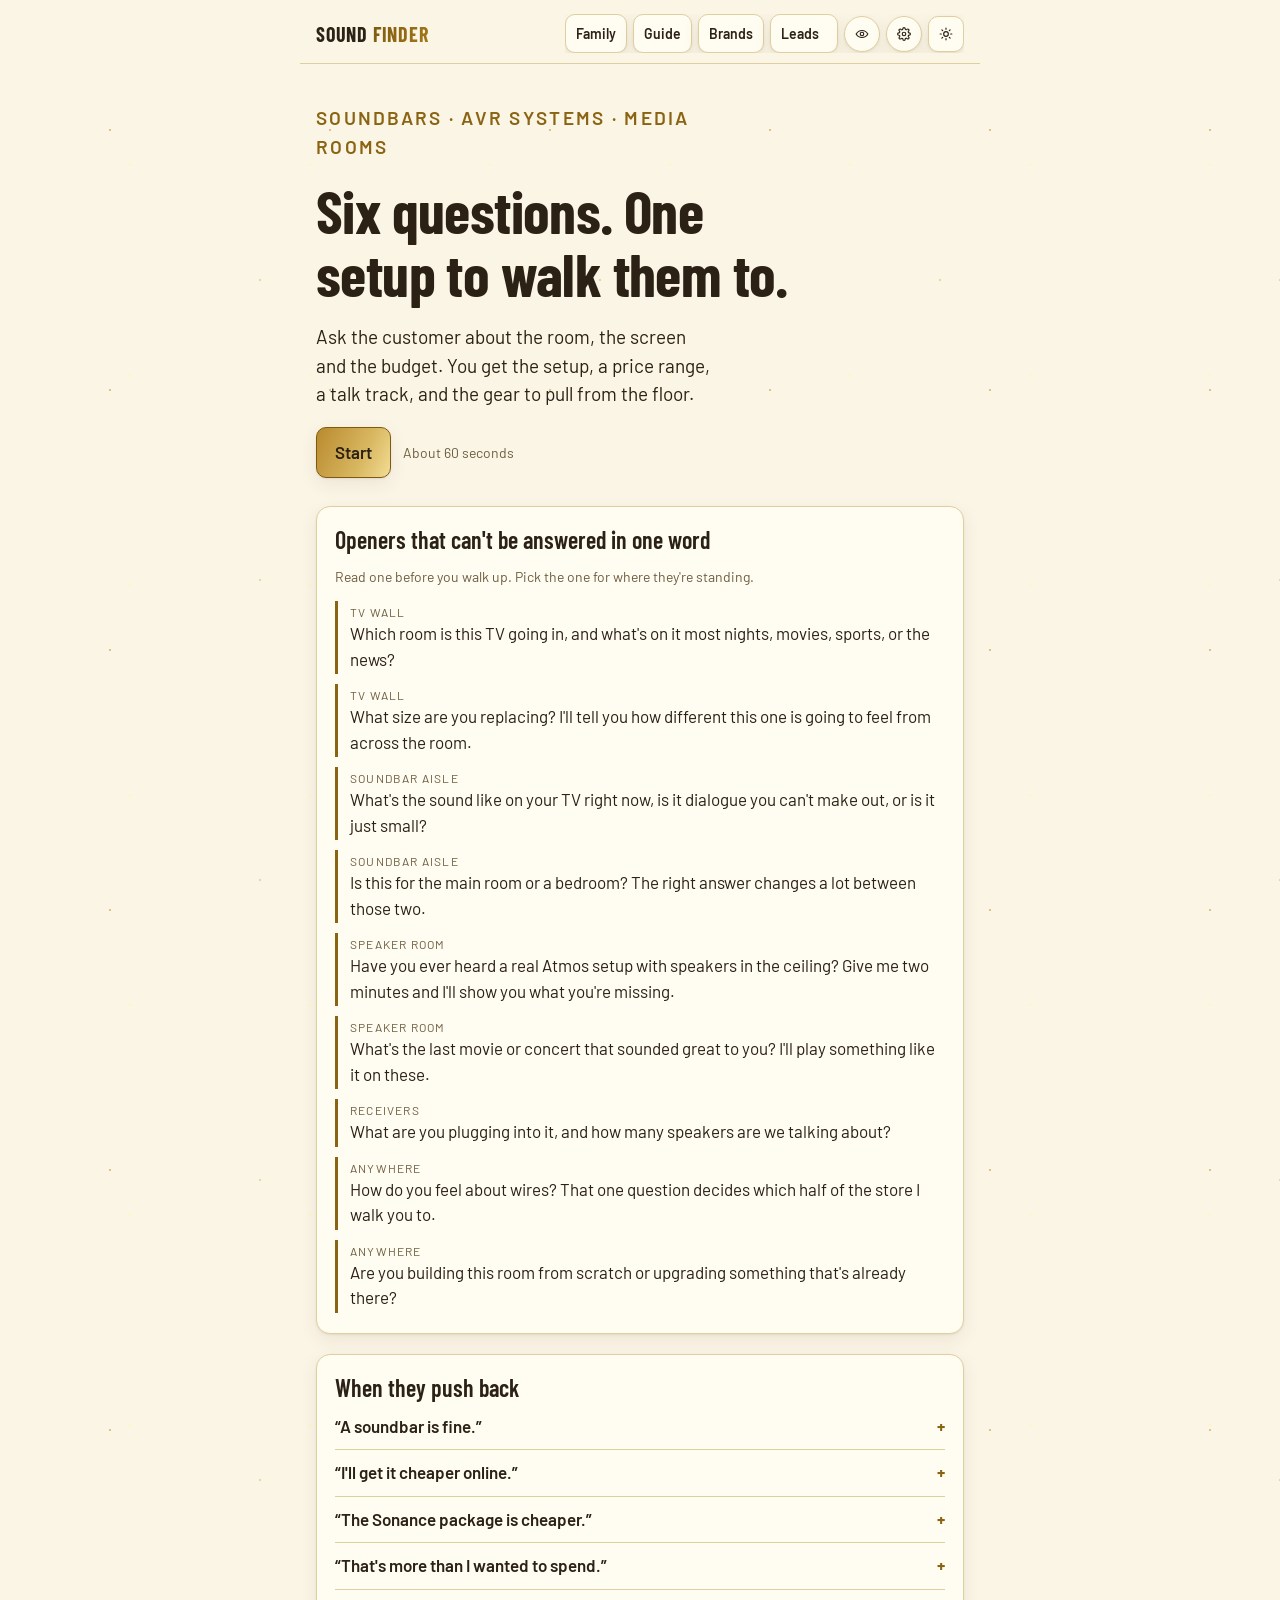
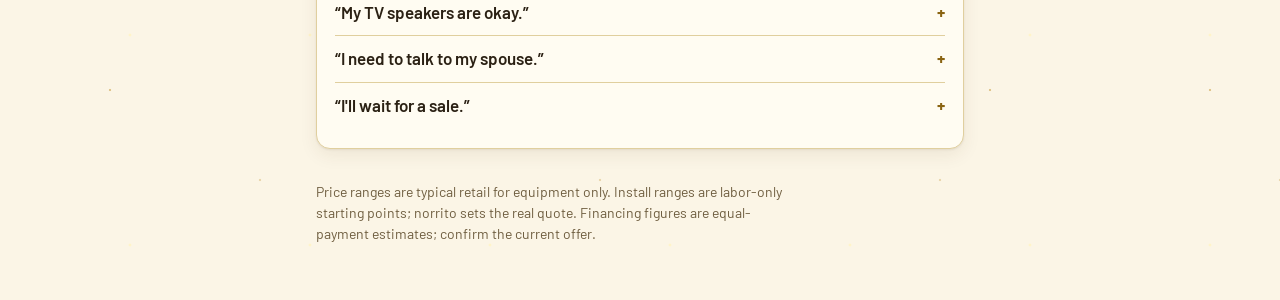
<file: index.html>
<!doctype html>
<html lang="en">
<head>
<meta charset="utf-8">
<meta name="viewport" content="width=device-width, initial-scale=1, viewport-fit=cover">
<title>Sound Finder</title>
<meta name="description" content="Six questions with the customer. One media room setup, a price range, a talk track, and the gear to pull.">
<meta name="theme-color" content="#1c1509" media="(prefers-color-scheme: dark)">
<meta name="theme-color" content="#fbf5e6" media="(prefers-color-scheme: light)">
<meta name="apple-mobile-web-app-capable" content="yes">
<meta name="mobile-web-app-capable" content="yes">
<meta name="apple-mobile-web-app-status-bar-style" content="black-translucent">
<meta name="apple-mobile-web-app-title" content="Sound Finder">
<link rel="manifest" href="manifest.webmanifest">
<link rel="apple-touch-icon" href="apple-touch-icon.png">
<link rel="icon" href="icon-192.png" type="image/png">
<link rel="preconnect" href="https://fonts.googleapis.com">
<link rel="preconnect" href="https://fonts.gstatic.com" crossorigin>
<link rel="stylesheet" href="https://fonts.googleapis.com/css2?family=Barlow+Condensed:wght@600;700&family=Barlow:wght@400;500;600&display=swap">
<link rel="stylesheet" href="app.css">
<script src="theme.js"></script>
<script src="images.js"></script>
<script src="bars.js"></script>
<script src="sales.js"></script>
</head>
<body>
<div class="wrap">
  <header class="top">
    <button class="brand" id="brandLink" type="button">Sound <b>Finder</b></button>
    <div class="row">
      <a class="btn" href="family.html">Family</a>
      <a class="btn" href="series.html">Guide</a>
      <a class="btn" href="brands.html">Brands</a>
      <button class="btn coach" id="leadsBtn" type="button">Leads <span id="leadCount" class="muted small"></span></button>
    </div>
  </header>

  <section id="intro" class="hero reveal">
    <p class="eyebrow">Soundbars · AVR systems · Media rooms</p>
    <h1>Six questions. One setup to walk them to.</h1>
    <p>Ask the customer about the room, the screen and the budget. You get the setup, a price range, a talk track, and the gear to pull from the floor.</p>
    <div class="row">
      <button class="btn primary" id="startBtn" type="button">Start</button>
      <span class="muted small">About 60 seconds</span>
    </div>
  </section>

  <section id="introCoach" class="coach" hidden>
    <div class="card">
      <h3>Openers that can't be answered in one word</h3>
      <p class="muted small">Read one before you walk up. Pick the one for where they're standing.</p>
      <div class="openers" id="openers"></div>
    </div>
    <div class="card">
      <h3>When they push back</h3>
      <div id="objectionsIntro"></div>
    </div>
  </section>

  <section id="quiz" hidden>
    <div class="progress">
      <span class="eyebrow" id="progressLabel">Question 1 of 6</span>
      <div class="bar"><i id="progressFill"></i></div>
    </div>
    <h2 id="qText"></h2>
    <p class="muted" id="qHint"></p>
    <ul class="opts" id="qOpts"></ul>
    <div class="row"><button class="btn link" id="backBtn" type="button">Back</button></div>
  </section>

  <section id="result" class="reveal" hidden>
    <p class="eyebrow">Recommended setup</p>
    <h2 id="rHead"></h2>
    <div class="spec" id="rSpec"></div>

    <div class="card" id="priceCard">
      <h3>The number to say out loud</h3>
      <div id="rFin"></div>
      <div class="inst"><span id="rInstLabel">Install, labor only</span><b id="rInst"></b></div>
      <p class="muted small coach" id="rInstNote"></p>
    </div>

    <div>
      <p class="eyebrow">Good · Better · Best</p>
      <div class="gbb" id="gbb"></div>
    </div>

    <div class="coach">
      <p class="eyebrow">Talk track</p>
      <p id="rWhy"></p>
    </div>

    <div class="card coach script">
      <h3>Demo script</h3>
      <p class="muted small">Same volume for every A/B. Ask the question, then stop talking.</p>
      <ol id="rDemo"></ol>
    </div>

    <div class="card coach">
      <h3>What to check before you quote</h3>
      <ul class="checks" id="rChecks"></ul>
    </div>

    <div class="card coach">
      <h3>Gear to pull</h3>
      <p class="muted small">norrito brands that fit this tier. Lines, not SKUs; exact models change with the season.</p>
      <div class="gear" id="rGear"></div>
    </div>

    <div class="card alt coach" id="rAlt"></div>

    <div class="card coach">
      <h3>When they push back</h3>
      <div id="objectionsResult"></div>
    </div>

    <div class="row">
      <a class="btn primary" id="familyLink" href="family.html">Build the speaker family</a>
      <span class="muted small">Matched set from one series, with prices</span>
    </div>

    <div class="card coach">
      <h3>Save this customer</h3>
      <p class="muted">Leads save on this phone. Text or email the summary to yourself so it survives a cleared Safari.</p>
      <form id="leadForm" class="form" novalidate>
        <div class="grid2">
          <label>Name <input id="leadName" name="name" autocomplete="off" required></label>
          <label>Phone <input id="leadPhone" name="phone" type="tel" autocomplete="off" inputmode="tel"></label>
        </div>
        <label>Email <input id="leadEmail" name="email" type="email" autocomplete="off" inputmode="email"></label>
        <div class="field" role="group" aria-labelledby="contactLbl">
          <span id="contactLbl">Best way to reach them</span>
          <div class="seg" id="contactSeg">
            <button type="button" data-v="Text" aria-pressed="true">Text</button>
            <button type="button" data-v="Call" aria-pressed="false">Call</button>
            <button type="button" data-v="Email" aria-pressed="false">Email</button>
          </div>
        </div>
        <div class="field" role="group" aria-labelledby="timeLbl">
          <span id="timeLbl">When are they buying?</span>
          <div class="seg" id="timeSeg">
            <button type="button" data-v="Today" aria-pressed="false">Today</button>
            <button type="button" data-v="This week" aria-pressed="false">This week</button>
            <button type="button" data-v="This month" aria-pressed="true">This month</button>
            <button type="button" data-v="Just looking" aria-pressed="false">Just looking</button>
          </div>
        </div>
        <label>Notes <textarea id="leadNotes" name="notes" placeholder="Existing gear, TV model, ceiling height, install needs, the price they'd buy at"></textarea></label>
        <div class="row">
          <button class="btn primary" type="submit" id="saveBtn">Save lead</button>
          <button class="btn" type="button" id="copyBtn">Copy summary</button>
        </div>
        <div class="row" id="sendRow" hidden>
          <button class="btn" type="button" id="smsBtn">Text me this lead</button>
          <button class="btn" type="button" id="mailBtn">Email me this lead</button>
          <button class="btn" type="button" id="calBtn">Follow-up on calendar</button>
        </div>
        <p class="small" id="leadErr" style="color:var(--accent)" hidden></p>
      </form>
    </div>

    <div class="row"><button class="btn link" id="restartBtn" type="button">Start over</button></div>
  </section>

  <section id="leads" hidden>
    <div class="row" style="justify-content:space-between">
      <h2>Saved leads</h2>
      <button class="btn" id="leadsBack" type="button">Back</button>
    </div>
    <div class="lstats" id="leadStats"></div>
    <div class="row">
      <button class="btn" id="exportBtn" type="button">Export CSV</button>
      <button class="btn" id="copyAllBtn" type="button">Copy all as text</button>
      <button class="btn" id="mailAllBtn" type="button">Email all to me</button>
    </div>
    <p class="muted small">Saved on this phone only. Email the list to yourself before you switch phones or clear Safari data.</p>
    <div id="leadsList" style="display:flex;flex-direction:column;gap:12px"></div>
  </section>

  <footer>Price ranges are typical retail for equipment only. Install ranges are labor-only starting points; norrito sets the real quote. Financing figures are equal-payment estimates; confirm the current offer.</footer>
</div>
<textarea class="offscreen" id="clip" aria-hidden="true" tabindex="-1"></textarea>
<div class="toast" id="toast" role="status" aria-live="polite"></div>

<script>
(function () {
  const SALES = window.SF_SALES;
  const esc = SALES.esc;
  const money = SALES.money;
  const Q = [
    { key: "room", q: "What kind of room is it?", hint: "Open rooms and closed rooms need different things.", opts: [
      ["small", "Bedroom or small den", "Under about 150 sq ft"],
      ["dedicated", "Dedicated media room", "A closed room, roughly 150 to 350 sq ft"],
      ["open", "Open-concept living area", "Opens into a kitchen or dining space"] ] },
    { key: "tv", q: "How big is the screen?", hint: "Bar width and bass need to scale with it.", opts: [
      ["t1", "55 to 65 in"], ["t2", "65 to 77 in"], ["t3", "83 in or larger, or a projector"] ] },
    { key: "seats", q: "How many people usually watch?", hint: "More seats means more of the room needs clear dialog.", opts: [
      ["s1", "1 or 2"], ["s3", "3 to 5"], ["s6", "6 or more"] ] },
    { key: "use", q: "What gets watched the most?", hint: "", opts: [
      ["movies", "Movies and gaming"], ["sports", "Sports and everyday TV"], ["music", "Music"] ] },
    { key: "wiring", q: "How do they feel about wires?", hint: "This one decides more than anything else.", opts: [
      ["nowires", "No wires, keep it clean", "One bar under the TV and a sub in the corner"],
      ["some", "A few runs are fine", "Rear or height speakers with cables tucked away"],
      ["install", "Open to in-wall and in-ceiling", "A built-in look, done by an installer"] ] },
    { key: "budget", q: "What is the budget for sound?", hint: "Equipment only. Mounting, wiring and install are separate.", opts: [
      ["b1", "Under $1,000"], ["b2", "$1,000 to 2,500"], ["b3", "$2,500 to 6,000"], ["b4", "$6,000 and up"] ] },
  ];
  const LABEL = {};
  Q.forEach(function (q) { q.opts.forEach(function (o) { LABEL[q.key + ":" + o[0]] = o[1]; }); });

  const TIERS = {
    "bar-entry": { approach: "Soundbar", install: "Plug in", range: "$400 to 900", lo: 400, hi: 900, path: "bar", fam: null,
      head: "A soundbar with a real subwoofer",
      gains: ["One bar and a sub, nothing to run", "Clear dialogue and real bass", "Add wireless rears later"],
      gear: [["Bar + sub", "Samsung Q-series bar with sub, Sony Bravia Theater Bar 6 or 8 with sub, Polk MagniFi or Signa with sub, JBL Bar 500-class, or Sonos Beam with Sub Mini"],
             ["Add later", "Wireless rears from the same system: Samsung, Sony, JBL, or a pair of Sonos Era 100"]] },
    "bar-flagship": { approach: "Soundbar", install: "Plug in", range: "$1,000 to 2,200", lo: 1000, hi: 2200, path: "bar", fam: null,
      head: "A flagship soundbar system with rears",
      gains: ["Rears and height channels in the box", "Atmos from one system", "Still nothing running across the room"],
      gear: [["Bar", "Samsung Q990-series, Sony Bravia Theater Bar 9, Sonos Arc Ultra, JBL Bar 1300-class, or Klipsch Flexus Core 300"],
             ["Sub", "Samsung and Sony include theirs; Sonos Sub; Klipsch Flexus Sub"],
             ["Rears", "Wireless rears from the same system; Sonos Era 300 pair if they want Atmos from the back row"]] },
    "avr-core": { approach: "AVR + speakers", install: "Light", range: "$1,200 to 2,500", lo: 1200, hi: 2500, path: "avr", fam: "value",
      head: "An AVR with real speakers",
      gains: ["A real center channel for dialogue", "Room correction built in", "Upgrade one piece at a time"],
      gear: [["Receiver", "Denon AVR-S or X1800-class, Yamaha RX-V, Onkyo TX-NR, or Sony STR-AN 7-channel"],
             ["Fronts + center", "Klipsch Reference or Reference Premiere bookshelves, Polk Signature Elite or Reserve, JBL Stage 2, KEF Q, or DALI Oberon, with the matching center"],
             ["Sub", "One 10 to 12 in powered sub: Klipsch R-series, Polk, or SVS SB-1000 / PB-1000"],
             ["Heights", "Klipsch or Polk Atmos modules on the fronts, or a pair of in-ceilings: Sonance MAG6R or Yamaha NS-IC600 (about $150 a pair) are the value picks, Klipsch CDT-5650-C II ($169.99 each) or Polk 70-RT ($199 each) the step up"]] },
    "avr-performance": { approach: "AVR + speakers", install: "Pro", range: "$2,500 to 6,000", lo: 2500, hi: 6000, path: "avr", fam: "mid",
      head: "A full AVR theater",
      gains: ["Two subs: even bass at every seat", "Towers with scale for a big screen", "Surrounds in the wall, heights in the ceiling"],
      gear: [["Receiver", "Denon X3800-class, Marantz CINEMA 50 or 60 Series 2, Yamaha RX-A, or Onkyo TX-RZ 9-channel with room correction"],
             ["Fronts + center", "Klipsch Reference Premiere, MartinLogan Motion, KEF Q or R, Polk Reserve, or DALI Oberon towers, with the matching center"],
             ["Subs", "Two subs for even bass across the seats: SVS 1000 or 2000-class, MartinLogan Dynamo, or REL T-series"],
             ["Surround + heights", "In-wall surrounds and in-ceiling heights from the same brand as the fronts: Klipsch R-5502-W II and CDT ceilings, Polk Vanishing, MartinLogan Motion CI, Definitive Dymension CI, KEF Ci, or Sonance Visual Performance; or matching bookshelves on Sanus stands"]] },
    "avr-reference": { approach: "AVR + speakers", install: "Pro", range: "$6,000 to 12,000+", lo: 6000, hi: 12000, path: "avr", fam: "premium",
      head: "A reference-grade theater",
      gains: ["Reference speakers with separate power", "Calibrated by an installer", "The room becomes the theater"],
      gear: [["Receiver", "Denon AVR-A1H or Marantz Cinema 30; above $20,000 in speakers, Marantz AV 10 + AMP 10 separates"],
             ["Fronts + center", "Premium: MartinLogan Motion XT, KEF R Meta, Bowers & Wilkins 700 S3. Reference: B&W 800 Series Diamond (803 / 804 / 805 D4), KEF Reference or Blade Meta, MartinLogan electrostatics (Renaissance, Expression, Impression) with the Illusion or Focus center"],
             ["Subs", "Two: SVS PB17-Ultra, REL Carbon Special, B&W DB1D, KEF KC92 or Reference 8b, MartinLogan Depth 212"],
             ["Surround + heights", "In-ceiling heights and in-wall surrounds from the same brand: B&W CI800 Diamond, KEF Ci5160REFM-THX and Ci200RR-THX, MartinLogan Tribute 5XW and Motion XT CI, plus acoustic treatment at the first reflection points"]] },
  };
  const LADDER = ["bar-entry", "bar-flagship", "avr-core", "avr-performance", "avr-reference"];

  function configFor(tier, a, subs) {
    if (TIERS[tier].path === "bar") return tier === "bar-entry" ? (a.room === "small" ? "3.1" : "5.1") : "7.1.4";
    const wide = (a.seats === "s6" || a.room === "open" || a.tv === "t3");
    return tier === "avr-core" ? "5." + subs + ".2" : (tier === "avr-reference" || wide) ? "7." + subs + ".4" : "5." + subs + ".4";
  }

  function recommend(a) {
    const b = ["b1", "b2", "b3", "b4"].indexOf(a.budget);
    let score = 0;
    score += a.wiring === "install" ? 2 : a.wiring === "some" ? 1 : -2;
    if (a.room === "open" || a.room === "dedicated") score += 1;
    if (a.seats === "s6") score += 1;
    if (a.use === "music") score += 1;
    if (a.tv === "t3") score += 1;
    score += b - 1;
    const path = b === 0 ? "bar" : (score >= 2 ? "avr" : "bar");
    const subs = (a.room === "open" || a.seats === "s6" || a.tv === "t3") ? 2 : 1;
    let tier;
    if (path === "bar") tier = b === 0 ? "bar-entry" : "bar-flagship";
    else tier = b === 1 ? "avr-core" : b === 2 ? "avr-performance" : "avr-reference";
    const config = configFor(tier, a, subs);
    const altTier = path === "bar" ? (b <= 1 ? "avr-core" : b === 2 ? "avr-performance" : "avr-reference") : "bar-flagship";
    // Good / better / best: the recommendation and its neighbors on the ladder.
    let i = LADDER.indexOf(tier);
    let lo = Math.max(0, Math.min(i - 1, LADDER.length - 3));
    const ladder = LADDER.slice(lo, lo + 3);
    return { path: path, tier: tier, config: config, subs: subs, altTier: altTier, b: b, ladder: ladder };
  }

  function whyText(a, r) {
    const s = [];
    if (r.path === "bar") {
      s.push(a.wiring === "nowires"
        ? "You want a clean install with nothing running across the room, and today's flagship bars get surprisingly close to a component system."
        : "At this budget a bar and subwoofer gets you the most sound per dollar, and you can add rears later.");
      if (a.room === "open") s.push("Open rooms swallow bass and dialog, so the subwoofer is the piece that matters most here.");
      if (a.seats === "s6") s.push("With six or more seats, wireless rears are what carry the sound to the back row.");
      if (a.use === "music") s.push("For music, pick a bar from a brand with a strong multi-room app so it doubles as your everyday system.");
      if (r.b >= 2) s.push("Your budget would also cover a proper receiver and speakers; it's worth hearing both before you decide.");
    } else {
      s.push(a.wiring === "install"
        ? "You're open to in-wall and in-ceiling speakers, which is where a receiver-based system looks as clean as a bar and sounds like a theater."
        : "You're fine with a few cable runs, and that opens up a real speaker system you can upgrade one piece at a time.");
      if (a.room === "open") s.push("Open-concept rooms need two subwoofers and a wide center channel; that's the difference between hearing dialog at the island and not.");
      if (a.room === "dedicated") s.push("A closed media room is the easiest room to make sound great, so the money goes into speakers rather than fighting the space.");
      if (a.seats === "s6") s.push("Six or more seats means a 7-channel layout so side and rear surrounds reach every row.");
      if (a.use === "music") s.push("Music-first listening rewards a great front pair more than extra surround channels, so the plan weights the towers.");
      if (a.use === "movies") s.push("For movies and gaming, four height channels and a receiver with HDMI 2.1 make the biggest difference.");
      if (a.tv === "t3") s.push("A screen that size needs speakers with real scale behind it; small satellites will sound thin against the picture.");
    }
    return s.join(" ");
  }

  function checks(a, r) {
    const c = [];
    if (r.path === "bar") {
      c.push("A separate wireless subwoofer in the box, not a bar on its own");
      c.push("Dolby Atmos with up-firing drivers if the ceiling is flat and under 12 ft");
      c.push("eARC on the TV so the bar gets full-quality audio from apps and consoles");
      if (a.use === "movies") c.push("HDMI passthrough with 4K at 120 Hz if a current game console is in the mix");
      if (a.seats !== "s1" || a.room === "open") c.push("Wireless rears available for that system; the bar alone will not reach the back row");
      c.push("Bar width close to the TV width; a 65 in TV and a 48 in bar look right together");
    } else {
      c.push("At least 7 amplified channels so they can add heights; 5.1.2 is the floor for Atmos");
      c.push("Room correction built in (Audyssey, Dirac Live or YPAO); it matters more than any single speaker upgrade");
      c.push("A center channel from the same series as the fronts so voices match from every seat");
      c.push("Speaker load vs. receiver: KEF Q and R are 4 ohm, B&W 607 dips to 3 ohm; the Family builder flags it");
      if (a.use === "movies") c.push("HDMI 2.1 inputs with 4K at 120 Hz and VRR for a console");
      if (r.subs === 2) c.push("Two subwoofers; a second sub evens out bass across the seats more than one bigger sub");
      if (a.wiring === "install") c.push("In-ceiling heights and in-wall surrounds that disappear into the room");
      if (a.use === "music") c.push("Spend the biggest share on the front pair; a 2.1 that sounds great for music grows into a theater later");
      if (a.use === "music") c.push("Streaming-first 2.1: a WiiM Amp, Amp Pro or Amp Ultra instead of a receiver (HDMI ARC, sub out, room correction); the Family builder has it under the receiver chips");
    }
    return c;
  }

  function altText(a, r) {
    const t = TIERS[r.altTier];
    if (r.path === "bar") {
      return { title: "If a couple of cable runs are OK: " + t.head.toLowerCase(),
        body: t.approach + ", about " + t.range + ". They trade the plug-and-play install for clearer dialog, deeper bass, and upgrades one piece at a time instead of replacing the whole bar." };
    }
    return { title: "If they want zero wires: a flagship soundbar system",
      body: "About " + t.range + " for the bar, sub and rears. It covers most of what a system does, but dialog clarity and bass in a room like theirs will not match separate speakers, and it cannot be upgraded piece by piece." };
  }

  // Demo script: the order to play things, which of your clips to use, and the question to ask after each.
  const CLIP_FALLBACK = {
    dialog: "a quiet two-person scene with music under it",
    bass: "a scene with a long low rumble, not an explosion",
    height: "a scene with rain or a helicopter overhead",
    imaging: "a live concert track with the band spread wide",
    music: "a track they named when you asked what they listen to",
  };
  function clip(k) { const c = SALES.get().clips[k]; return c ? "<b>" + esc(c) + "</b>" : "<b>" + esc(CLIP_FALLBACK[k]) + "</b> <em class='hint'>(or your own clip, set in Settings)</em>"; }
  function demoSteps(a, r) {
    const s = [];
    const mo = SALES.plan(TIERS[r.tier].lo);
    if (r.path === "bar") {
      s.push("Start on the TV's own speakers: " + clip("dialog") + ". Sit them where they'd sit at home.<span>Ask: can you make out every word?</span>");
      s.push("Same scene, same volume, on the bar with the sub.<span>Say nothing. Let the sub do the talking.</span>");
      s.push("Bass: " + clip("bass") + ". Put a hand on the sub.<span>Ask: where do you want this in the room?</span>");
      if (r.tier === "bar-flagship") s.push("Height and rears: " + clip("height") + ". Do not announce it.<span>Watch for them to look up. Then ask: did you catch where that came from?</span>");
      if (a.use === "music") s.push("Music: " + clip("music") + ".<span>Ask: is this what you'd play on a Tuesday night?</span>");
    } else {
      s.push("Dialogue first: " + clip("dialog") + ". Stand them at the farthest seat.<span>Ask: whose voice is that coming from, the screen or the speakers?</span>");
      s.push("Width: " + clip("imaging") + ". Walk them from one end of the couch to the other while it plays.<span>Ask: did the band move when you did?</span>");
      s.push("Bass: " + clip("bass") + (r.subs === 2 ? ". Sit them in the worst seat, the one by the wall." : ".") + "<span>" + (r.subs === 2 ? "Ask: same bass as the middle seat? That is what the second sub is for." : "Ask: do you feel that in the seat or just hear it?") + "</span>");
      if (/\.\d$/.test(r.config)) s.push("Heights: " + clip("height") + ". Do not announce it.<span>Let them look up on their own. Then: that is the ceiling speakers.</span>");
      if (a.use === "music") s.push("Music: " + clip("music") + " in stereo, surrounds off.<span>Ask: would you listen to this with the TV off?</span>");
    }
    s.push("Close: turn the phone around to Good, Better, Best." + (mo ? "<span>Say the monthly number first: about " + money(mo.per) + " a month gets them started.</span>" : "<span>Say the monthly number first, then the total.</span>"));
    return s;
  }

  // ---------- state ----------
  let state = { step: 0, answers: {}, contact: "Text", timeframe: "This month" };
  let rec = null;
  let lastSaved = null;
  const $ = function (id) { return document.getElementById(id); };
  const sections = ["intro", "quiz", "result", "leads"];
  function show(id) { sections.forEach(function (s) { $(s).hidden = s !== id; }); $("introCoach").hidden = id !== "intro"; window.scrollTo({ top: 0 }); }
  function persist() { try { localStorage.setItem("sf-state", JSON.stringify(state)); } catch (e) {} }
  function toast(msg) {
    const t = $("toast"); t.textContent = msg; t.classList.add("show");
    clearTimeout(toast.h); toast.h = setTimeout(function () { t.classList.remove("show"); }, 2200);
  }
  window.SF_TOAST = toast;

  // ---------- floor cards ----------
  function renderOpeners() {
    $("openers").innerHTML = SALES.OPENERS.map(function (o) { return "<div><small>" + esc(o.where) + "</small>" + esc(o.line) + "</div>"; }).join("");
  }
  function objectionsHtml() {
    return SALES.OBJECTIONS.map(function (o) {
      return "<details class='obj'><summary>“" + esc(o.say) + "”</summary><p>" + esc(o.answer) + "</p><p class='proof'>Then: " + esc(o.proof) + "</p></details>";
    }).join("");
  }

  // ---------- leads (on-device) ----------
  function loadLeads() { try { const v = JSON.parse(localStorage.getItem("sf-leads") || "[]"); return Array.isArray(v) ? v : []; } catch (e) { return []; } }
  function storeLeads(list) { try { localStorage.setItem("sf-leads", JSON.stringify(list)); return true; } catch (e) { return false; } }
  function updateCount() { const n = loadLeads().filter(function (x) { return (x.outcome || "pending") === "pending"; }).length; $("leadCount").textContent = n ? "(" + n + ")" : ""; }

  // ---------- quiz ----------
  function renderQuestion() {
    const i = state.step;
    const q = Q[i];
    $("progressLabel").textContent = "Question " + (i + 1) + " of " + Q.length;
    $("progressFill").style.width = (i / Q.length * 100) + "%";
    $("qText").textContent = q.q;
    $("qHint").textContent = q.hint || "";
    $("qHint").hidden = !q.hint;
    const ul = $("qOpts"); ul.innerHTML = "";
    q.opts.forEach(function (o) {
      const li = document.createElement("li");
      const btn = document.createElement("button");
      btn.type = "button"; btn.className = "opt";
      btn.innerHTML = "<b>" + esc(o[1]) + "</b>" + (o[2] ? "<span>" + esc(o[2]) + "</span>" : "");
      btn.addEventListener("click", function () { choose(q.key, o[0]); });
      li.appendChild(btn); ul.appendChild(li);
    });
    $("backBtn").textContent = i === 0 ? "Back to start" : "Back";
    show("quiz");
  }

  function choose(key, val) {
    state.answers[key] = val;
    state.step += 1;
    persist();
    if (state.step >= Q.length) renderResult(); else renderQuestion();
  }

  // The Finder's budget answer becomes the builder's ceiling: under $1,000 / $2,500 / $6,000; "$6,000 and up" is no limit.
  function famBudget(a) { return a.budget === "b4" ? "all" : (a.budget || "all"); }
  function famLink(tier, a, r) {
    const t = TIERS[tier];
    if (!t.fam) return "family.html?kind=bar&budget=" + famBudget(a) + "&rears=" + (tier === "bar-flagship" ? 1 : 0) + "&tier=" + (tier === "bar-entry" ? "value" : "all");
    const famCfg = configFor(tier, a, r.subs);
    const famFronts = (a.tv === "t3" || tier !== "avr-core") ? "tower" : "bookshelf";
    return "family.html?cfg=" + famCfg + "&tier=" + t.fam + "&fronts=" + famFronts + "&budget=" + famBudget(a);
  }
  function installKindFor(tier, a, r) {
    const t = TIERS[tier];
    if (t.path === "bar") return "bar";
    const cfg = configFor(tier, a, r.subs).split(".");
    return SALES.installKind({ path: "avr", around: parseInt(cfg[0], 10), heights: parseInt(cfg[2] || "0", 10),
      heightType: a.wiring === "install" ? "inceiling" : "module", surroundType: a.wiring === "install" && tier !== "avr-core" ? "inwall" : "series" });
  }

  function renderResult() {
    const a = state.answers;
    rec = recommend(a);
    const t = TIERS[rec.tier];
    $("rHead").textContent = t.head + (rec.path === "avr" ? ", " + rec.config : "");
    $("rSpec").innerHTML =
      "<div><small>Setup</small><strong>" + esc(rec.config) + "</strong></div>" +
      "<div><small>Est. gear</small><strong>" + esc(t.range) + "</strong></div>" +
      "<div><small>Approach</small><strong>" + esc(t.approach) + "</strong></div>" +
      "<div><small>Install</small><strong>" + esc(t.install) + "</strong></div>";
    // the number to say out loud
    const p = SALES.plan(t.lo);
    $("rFin").innerHTML = p
      ? "<div class='fin'><b>from " + money(p.per) + "<small>/mo</small></b><span>" + p.months + " months on the norrito card<br><em>equal payments on " + money(t.lo) + " of gear · confirm this week's terms</em></span></div>"
      : "<p class='muted small'>No financing promo covers this total. Turn one on in Settings.</p>";
    const ik = installKindFor(rec.tier, a, rec);
    const band = SALES.installBand(ik);
    $("rInst").textContent = SALES.installText(ik);
    $("rInstLabel").textContent = "Install, labor only";
    $("rInstNote").textContent = band.label + ". Your Settings number; norrito sets the real quote.";
    // good / better / best
    const names = ["Good", "Better", "Best"];
    $("gbb").innerHTML = rec.ladder.map(function (tier, i) {
      const x = TIERS[tier]; const pick = tier === rec.tier;
      const mo = SALES.plan(x.lo);
      const link = famLink(tier, a, rec);
      const gains = x.gains.slice();
      if (x.path === "bar") gains.push(x.gear[0][1].split(",")[0] + " and others");
      return "<div class='col" + (pick ? " pick" : "") + "'>" +
        "<div class='lvl'><span>" + names[i] + "</span>" + (pick ? "<span>Our pick</span>" : "") + "</div>" +
        "<h3>" + esc(x.head) + "</h3>" +
        "<div class='range'>" + esc(x.range) + "</div>" +
        "<div class='cfg'>" + esc(configFor(tier, a, rec.subs)) + " · " + esc(x.approach) + (mo ? " · from <b>" + money(mo.per) + "/mo</b>" : "") + "</div>" +
        "<ul>" + gains.map(function (g) { return "<li>" + esc(g) + "</li>"; }).join("") + "</ul>" +
        (link ? "<a class='btn" + (pick ? " primary" : "") + "' href='" + link + "'>Build it</a>" : "") +
        "</div>";
    }).join("");
    $("rWhy").textContent = whyText(a, rec);
    $("rDemo").innerHTML = demoSteps(a, rec).map(function (s) { return "<li>" + s + "</li>"; }).join("");
    $("rChecks").innerHTML = checks(a, rec).map(function (c) { return "<li>" + esc(c) + "</li>"; }).join("");
    $("rGear").innerHTML = t.gear.map(function (g) { return "<div><small>" + esc(g[0]) + "</small><span>" + esc(g[1]) + "</span></div>"; }).join("");
    const alt = altText(a, rec);
    $("rAlt").innerHTML = "<p class='eyebrow'>The other way to go</p><h3>" + esc(alt.title) + "</h3><p>" + esc(alt.body) + "</p>";
    $("objectionsResult").innerHTML = objectionsHtml();
    const famTier = rec.b <= 1 ? "value" : rec.b === 2 ? "mid" : "premium";
    const famCfg = rec.path === "avr" ? rec.config : (rec.b <= 1 ? "5.1.2" : "5." + rec.subs + ".4");
    const famFronts = (a.tv === "t3" || rec.b >= 2) ? "tower" : "bookshelf";
    $("familyLink").href = rec.path === "bar" ? famLink(rec.tier, a, rec) : "family.html?cfg=" + famCfg + "&tier=" + famTier + "&fronts=" + famFronts + "&budget=" + famBudget(a);
    $("familyLink").textContent = rec.path === "bar" ? "Build the soundbar system" : "Build the speaker family";
    $("familyLink").nextElementSibling.textContent = rec.path === "bar" ? "Bar, sub and rears from one brand, with prices" : "Matched set from one series, with prices";
    $("leadErr").hidden = true;
    $("sendRow").hidden = !lastSaved;
    show("result");
  }
  document.addEventListener("sf-settings", function () { if (!$("result").hidden && rec) renderResult(); });

  function summaryLines(answers) {
    return Q.map(function (q) { return q.q.replace(/\?$/, "") + ": " + (answers[q.key] || ""); });
  }
  function labelAnswers(a) { const o = {}; Q.forEach(function (q) { o[q.key] = LABEL[q.key + ":" + a[q.key]] || ""; }); return o; }

  function leadText(lead) {
    const lines = [];
    lines.push(lead.name || "Customer");
    const reach = [];
    if (lead.phone) reach.push(lead.phone);
    if (lead.email) reach.push(lead.email);
    lines.push("Reach by: " + lead.contact + (reach.length ? " (" + reach.join(", ") + ")" : ""));
    lines.push("Buying: " + lead.timeframe + (lead.followUp ? " · follow up " + fmtDate(lead.followUp) : ""));
    lines.push("Setup: " + lead.rec.headline + " (" + lead.rec.config + "), est. " + lead.rec.range + (lead.rec.monthly ? ", " + lead.rec.monthly : ""));
    if (lead.outcome && lead.outcome !== "pending") lines.push("Outcome: " + lead.outcome + (lead.soldAmount ? " " + money(lead.soldAmount) : "") + (lead.lostWhy ? " (" + lead.lostWhy + ")" : ""));
    lines.push(summaryLines(lead.answers).join("\n"));
    if (lead.notes) lines.push("Notes: " + lead.notes);
    return lines.join("\n");
  }

  function followUpFor(timeframe, from) {
    const days = { "Today": 1, "This week": 3, "This month": 10, "Just looking": 21 }[timeframe] || 7;
    const d = new Date(from || Date.now()); d.setDate(d.getDate() + days);
    return d.toISOString().slice(0, 10);
  }
  function fmtDate(iso) { if (!iso) return ""; const p = iso.split("-"); return new Date(+p[0], +p[1] - 1, +p[2]).toLocaleDateString(undefined, { month: "short", day: "numeric" }); }

  function readLead() {
    const t = TIERS[rec.tier];
    const p = SALES.plan(t.lo);
    return {
      name: $("leadName").value.trim(),
      phone: $("leadPhone").value.trim(),
      email: $("leadEmail").value.trim(),
      contact: state.contact,
      timeframe: state.timeframe,
      notes: $("leadNotes").value.trim(),
      answers: labelAnswers(state.answers),
      rec: { headline: t.head, config: rec.config, range: t.range, approach: t.approach, monthly: p ? "from " + money(p.per) + "/mo × " + p.months : "" },
      outcome: "pending",
      followUp: followUpFor(state.timeframe),
      createdAt: new Date().toISOString(),
    };
  }

  function copyText(text, okMsg) {
    const done = function () { toast(okMsg || "Copied"); };
    const fallback = function () {
      const ta = $("clip"); ta.value = text; ta.classList.remove("offscreen"); ta.focus(); ta.select();
      try { document.execCommand("copy"); done(); } catch (e) { toast("Select the text and copy"); }
      setTimeout(function () { ta.classList.add("offscreen"); }, 50);
    };
    if (navigator.clipboard && navigator.clipboard.writeText) {
      navigator.clipboard.writeText(text).then(done, fallback);
    } else { fallback(); }
  }

  // Send a lead to yourself. Uses the phone and email from Settings.
  function smsSelf(text) {
    const me = SALES.get().phone.replace(/[^\d+]/g, "");
    if (!me) { toast("Add your mobile in Settings first"); SALES.openSettings(); return; }
    location.href = "sms:" + me + "?&body=" + encodeURIComponent(text);
  }
  function mailSelf(subject, text) {
    const me = SALES.get().email.trim();
    if (!me) { toast("Add your email in Settings first"); SALES.openSettings(); return; }
    location.href = "mailto:" + encodeURIComponent(me) + "?subject=" + encodeURIComponent(subject) + "&body=" + encodeURIComponent(text);
  }
  function calendarFor(lead) {
    const d = lead.followUp || followUpFor(lead.timeframe, lead.createdAt);
    const ymd = d.replace(/-/g, "");
    const title = "Follow up: " + (lead.name || "customer") + " (" + (lead.rec ? lead.rec.headline : "Sound Finder") + ")";
    const details = leadText(lead);
    const g = "https://calendar.google.com/calendar/render?action=TEMPLATE&text=" + encodeURIComponent(title) + "&dates=" + ymd + "T100000/" + ymd + "T101500&details=" + encodeURIComponent(details);
    const ics = ["BEGIN:VCALENDAR", "VERSION:2.0", "PRODID:-//Sound Finder//EN", "BEGIN:VEVENT", "UID:" + (lead.id || Date.now()) + "@sound-finder", "DTSTAMP:" + new Date().toISOString().replace(/[-:]/g, "").slice(0, 15) + "Z",
      "DTSTART:" + ymd + "T100000", "DTEND:" + ymd + "T101500", "SUMMARY:" + title.replace(/,/g, "\\,"), "DESCRIPTION:" + details.replace(/\\/g, "\\\\").replace(/\n/g, "\\n").replace(/,/g, "\\,"), "BEGIN:VALARM", "TRIGGER:-PT0M", "ACTION:DISPLAY", "DESCRIPTION:" + title.replace(/,/g, "\\,"), "END:VALARM", "END:VEVENT", "END:VCALENDAR"].join("\r\n");
    return { google: g, ics: ics, title: title };
  }
  function addToCalendar(lead) {
    const c = calendarFor(lead);
    // Google Calendar opens anywhere; the .ics is the fallback for Apple Calendar.
    const useIcs = /iPhone|iPad|Macintosh/.test(navigator.userAgent) && !/CriOS/.test(navigator.userAgent);
    if (useIcs) {
      const blob = new Blob([c.ics], { type: "text/calendar" });
      const url = URL.createObjectURL(blob);
      const a = document.createElement("a"); a.href = url; a.download = "follow-up.ics"; document.body.appendChild(a); a.click();
      setTimeout(function () { document.body.removeChild(a); URL.revokeObjectURL(url); }, 1000);
      toast("Open the .ics to add it to Calendar");
    } else window.open(c.google, "_blank", "noopener");
  }

  function segInit(id, key) {
    const seg = $(id);
    Array.prototype.forEach.call(seg.querySelectorAll("button"), function (b) {
      b.setAttribute("aria-pressed", String(b.dataset.v === state[key]));
      b.addEventListener("click", function () {
        state[key] = b.dataset.v;
        Array.prototype.forEach.call(seg.querySelectorAll("button"), function (x) { x.setAttribute("aria-pressed", String(x === b)); });
        persist();
      });
    });
  }

  $("leadForm").addEventListener("submit", function (e) {
    e.preventDefault();
    const lead = readLead();
    const err = $("leadErr");
    if (!lead.name) { err.textContent = "Add the customer's name."; err.hidden = false; $("leadName").focus(); return; }
    err.hidden = true;
    const list = loadLeads();
    lead.id = Date.now().toString(36) + Math.random().toString(36).slice(2, 6);
    list.unshift(lead);
    if (storeLeads(list)) {
      lastSaved = lead;
      toast("Lead saved");
      $("leadName").value = ""; $("leadPhone").value = ""; $("leadEmail").value = ""; $("leadNotes").value = "";
      $("sendRow").hidden = false;
      updateCount();
    } else {
      err.textContent = "Could not save on this phone (storage is off or full). Copy the summary instead."; err.hidden = false;
    }
  });

  $("copyBtn").addEventListener("click", function () { copyText(leadText(readLead()), "Summary copied"); });
  $("smsBtn").addEventListener("click", function () { if (lastSaved) smsSelf(leadText(lastSaved)); });
  $("mailBtn").addEventListener("click", function () { if (lastSaved) mailSelf("Lead: " + (lastSaved.name || "customer"), leadText(lastSaved)); });
  $("calBtn").addEventListener("click", function () { if (lastSaved) addToCalendar(lastSaved); });

  // ---------- leads page ----------
  const LOST_WHY = ["Price", "Spouse", "Bought elsewhere", "Went soundbar", "No response", "Other"];
  function renderLeads() {
    const list = loadLeads();
    const el = $("leadsList");
    const today = new Date().toISOString().slice(0, 10);
    const pending = list.filter(function (x) { return (x.outcome || "pending") === "pending"; });
    const sold = list.filter(function (x) { return x.outcome === "sold"; });
    const due = pending.filter(function (x) { return x.followUp && x.followUp <= today; });
    const soldTotal = sold.reduce(function (a, x) { return a + (+x.soldAmount || 0); }, 0);
    $("leadStats").innerHTML = "<div><small>Open</small><strong>" + pending.length + "</strong></div><div><small>Due today</small><strong>" + due.length + "</strong></div><div><small>Sold</small><strong>" + sold.length + (soldTotal ? "<span class='muted small'> · " + money(soldTotal) + "</span>" : "") + "</strong></div>";
    if (!list.length) {
      el.innerHTML = "<div class='card'><p>No saved leads yet.</p><p class='muted'>Run a customer through the finder and tap Save lead.</p></div>";
      return;
    }
    const sorted = list.slice().sort(function (a, b) {
      const ap = (a.outcome || "pending") === "pending", bp = (b.outcome || "pending") === "pending";
      if (ap !== bp) return ap ? -1 : 1;
      if (ap && a.followUp && b.followUp && a.followUp !== b.followUp) return a.followUp < b.followUp ? -1 : 1;
      return (b.createdAt || "") < (a.createdAt || "") ? -1 : 1;
    });
    el.innerHTML = sorted.map(function (x) {
      const when = x.createdAt ? new Date(x.createdAt).toLocaleDateString(undefined, { month: "short", day: "numeric", year: "numeric" }) : "";
      const ans = x.answers ? Object.keys(x.answers).map(function (k) { return x.answers[k]; }).filter(Boolean).join(" · ") : "";
      const r = x.rec || {};
      const out = x.outcome || "pending";
      const fu = x.followUp || followUpFor(x.timeframe, x.createdAt);
      const overdue = out === "pending" && fu <= today;
      return "<div class='card lead " + out + "' data-id='" + esc(x.id) + "'>" +
        "<div class='row' style='justify-content:space-between'><span class='name'>" + esc(x.name) + "</span><span class='muted small'>" + esc(when) + "</span></div>" +
        "<div class='row'><span class='chip'>" + esc(x.timeframe || "") + "</span>" +
          (out === "pending" ? "<span class='chip" + (overdue ? " due" : " quiet") + "'>Follow up " + esc(fmtDate(fu)) + (overdue ? " · due" : "") + "</span>" : "<span class='chip " + out + "'>" + out + (x.soldAmount ? " " + money(x.soldAmount) : "") + (x.lostWhy ? " · " + esc(x.lostWhy) : "") + "</span>") +
          "<span class='muted small'>Prefers " + esc((x.contact || "").toLowerCase()) + "</span></div>" +
        (x.phone ? "<p class='sel'>" + esc(x.phone) + "</p>" : "") +
        (x.email ? "<p class='sel'>" + esc(x.email) + "</p>" : "") +
        "<p><b>" + esc(r.headline || "") + (r.config ? " (" + esc(r.config) + ")" : "") + "</b> · " + esc(r.range || "") + (r.monthly ? " · " + esc(r.monthly) : "") + "</p>" +
        "<p class='muted small'>" + esc(ans) + "</p>" +
        (x.notes ? "<p>" + esc(x.notes) + "</p>" : "") +
        "<div class='seg out'>" + ["pending", "sold", "lost"].map(function (o) { return "<button type='button' data-out='" + o + "' aria-pressed='" + (out === o) + "'>" + (o === "pending" ? "Open" : o === "sold" ? "Sold" : "Lost") + "</button>"; }).join("") + "</div>" +
        (out === "sold" ? "<label>Sold for $ <input type='number' inputmode='numeric' class='soldAmt' value='" + (x.soldAmount || "") + "' placeholder='System total'></label>" : "") +
        (out === "lost" ? "<div class='seg why'>" + LOST_WHY.map(function (w) { return "<button type='button' data-why='" + esc(w) + "' aria-pressed='" + (x.lostWhy === w) + "'>" + esc(w) + "</button>"; }).join("") + "</div>" : "") +
        (out === "pending" ? "<label>Follow up on <input type='date' class='fuDate' value='" + esc(fu) + "'></label>" : "") +
        "<div class='acts'><button class='btn link copy1' type='button'>Copy</button><button class='btn link sms1' type='button'>Text me</button><button class='btn link mail1' type='button'>Email me</button>" +
          (x.phone ? "<a class='btn link' href='sms:" + esc(x.phone.replace(/[^\d+]/g, "")) + "'>Text them</a>" : "") +
          (out === "pending" ? "<button class='btn link cal1' type='button'>Calendar</button>" : "") +
          "<button class='btn link del' type='button'>Delete</button></div>" +
        "</div>";
    }).join("");
  }

  function updateLead(id, fn) {
    const list = loadLeads();
    const lead = list.find(function (x) { return x.id === id; });
    if (!lead) return;
    fn(lead);
    storeLeads(list); updateCount(); renderLeads();
  }
  $("leadsList").addEventListener("click", function (e) {
    const btn = e.target.closest("button");
    if (!btn) return;
    const card = btn.closest(".lead");
    const list = loadLeads();
    const lead = list.find(function (x) { return x.id === card.dataset.id; });
    if (!lead) return;
    if (btn.classList.contains("copy1")) { copyText(leadText(lead)); return; }
    if (btn.classList.contains("sms1")) { smsSelf(leadText(lead)); return; }
    if (btn.classList.contains("mail1")) { mailSelf("Lead: " + (lead.name || "customer"), leadText(lead)); return; }
    if (btn.classList.contains("cal1")) { addToCalendar(lead); return; }
    if (btn.dataset.out) { updateLead(lead.id, function (l) { l.outcome = btn.dataset.out; if (l.outcome !== "lost") l.lostWhy = ""; }); toast(btn.dataset.out === "sold" ? "Nice." : "Updated"); return; }
    if (btn.dataset.why) { updateLead(lead.id, function (l) { l.lostWhy = btn.dataset.why; }); return; }
    if (btn.classList.contains("del")) {
      if (btn.dataset.armed !== "1") { btn.dataset.armed = "1"; btn.textContent = "Tap again to delete"; setTimeout(function () { btn.dataset.armed = ""; btn.textContent = "Delete"; }, 3000); return; }
      storeLeads(list.filter(function (x) { return x.id !== lead.id; }));
      updateCount(); renderLeads(); toast("Deleted");
    }
  });
  // Inputs on a lead card: save on change, and re-render after the input has let go of focus.
  $("leadsList").addEventListener("change", function (e) {
    const card = e.target.closest(".lead"); if (!card) return;
    const id = card.dataset.id; const el = e.target; const v = el.value;
    const list = loadLeads(); const lead = list.find(function (x) { return x.id === id; }); if (!lead) return;
    if (el.classList.contains("soldAmt")) lead.soldAmount = Math.max(0, parseInt(v, 10) || 0);
    else if (el.classList.contains("fuDate")) { if (!v) return; lead.followUp = v; }
    else return;
    storeLeads(list); updateCount();
    const later = function () { clearTimeout(renderLeads.t); renderLeads.t = setTimeout(renderLeads, 0); };
    if (document.activeElement !== el) later(); else el.addEventListener("blur", later, { once: true });
  });

  function csvCell(v) { v = String(v == null ? "" : v); return /[",\n]/.test(v) ? '"' + v.replace(/"/g, '""') + '"' : v; }
  $("exportBtn").addEventListener("click", function () {
    const list = loadLeads();
    if (!list.length) { toast("Nothing to export yet"); return; }
    const head = ["Saved", "Name", "Phone", "Email", "Reach by", "Buying", "Follow up", "Outcome", "Sold for", "Lost why", "Setup", "Config", "Est. gear", "Monthly"].concat(Q.map(function (q) { return q.q.replace(/\?$/, ""); })).concat(["Notes"]);
    const rows = list.map(function (x) {
      const r = x.rec || {};
      return [x.createdAt, x.name, x.phone, x.email, x.contact, x.timeframe, x.followUp || "", x.outcome || "pending", x.soldAmount || "", x.lostWhy || "", r.headline, r.config, r.range, r.monthly || ""]
        .concat(Q.map(function (q) { return x.answers ? x.answers[q.key] : ""; })).concat([x.notes]).map(csvCell).join(",");
    });
    const blob = new Blob([head.map(csvCell).join(",") + "\n" + rows.join("\n")], { type: "text/csv" });
    const url = URL.createObjectURL(blob);
    const a = document.createElement("a"); a.href = url; a.download = "sound-finder-leads.csv"; document.body.appendChild(a); a.click();
    setTimeout(function () { document.body.removeChild(a); URL.revokeObjectURL(url); }, 1000);
  });
  $("copyAllBtn").addEventListener("click", function () {
    const list = loadLeads();
    if (!list.length) { toast("Nothing to copy yet"); return; }
    copyText(list.map(leadText).join("\n\n---\n\n"), "All leads copied");
  });
  $("mailAllBtn").addEventListener("click", function () {
    const list = loadLeads();
    if (!list.length) { toast("Nothing to send yet"); return; }
    mailSelf("Sound Finder leads · " + new Date().toLocaleDateString(), list.map(leadText).join("\n\n---\n\n"));
  });

  // ---------- navigation ----------
  $("startBtn").addEventListener("click", function () { state.step = 0; state.answers = {}; persist(); renderQuestion(); });
  $("backBtn").addEventListener("click", function () {
    if (state.step === 0) { show("intro"); return; }
    state.step -= 1; delete state.answers[Q[state.step].key]; persist(); renderQuestion();
  });
  $("restartBtn").addEventListener("click", function () { state.step = 0; state.answers = {}; lastSaved = null; persist(); show("intro"); });
  $("brandLink").addEventListener("click", function () { if (state.step >= Q.length) show("result"); else show("intro"); });
  $("leadsBtn").addEventListener("click", function () { renderLeads(); show("leads"); });
  $("leadsBack").addEventListener("click", function () { if (state.step >= Q.length) show("result"); else show("intro"); });
  segInit("contactSeg", "contact");
  segInit("timeSeg", "timeframe");
  renderOpeners();
  $("objectionsIntro").innerHTML = objectionsHtml();

  (function start() {
    let saved = null;
    try { saved = JSON.parse(localStorage.getItem("sf-state") || "null"); } catch (e) {}
    if (saved && typeof saved === "object") {
      state.step = Number(saved.step) || 0;
      state.answers = saved.answers && typeof saved.answers === "object" ? saved.answers : {};
      if (saved.contact) state.contact = saved.contact;
      if (saved.timeframe) state.timeframe = saved.timeframe;
    }
    Array.prototype.forEach.call(document.querySelectorAll(".seg"), function (seg) {
      const key = seg.id === "contactSeg" ? "contact" : "timeframe";
      Array.prototype.forEach.call(seg.querySelectorAll("button"), function (b) { b.setAttribute("aria-pressed", String(b.dataset.v === state[key])); });
    });
    updateCount();
    const complete = Q.every(function (q) { return state.answers[q.key]; });
    if (complete && state.step >= Q.length) renderResult();
    else if (state.step > 0 && state.step < Q.length) renderQuestion();
    else show("intro");
  })();

  if ("serviceWorker" in navigator) {
    window.addEventListener("load", function () { navigator.serviceWorker.register("sw.js").catch(function () {}); });
  }
})();
</script>
</body>
</html>
</file>
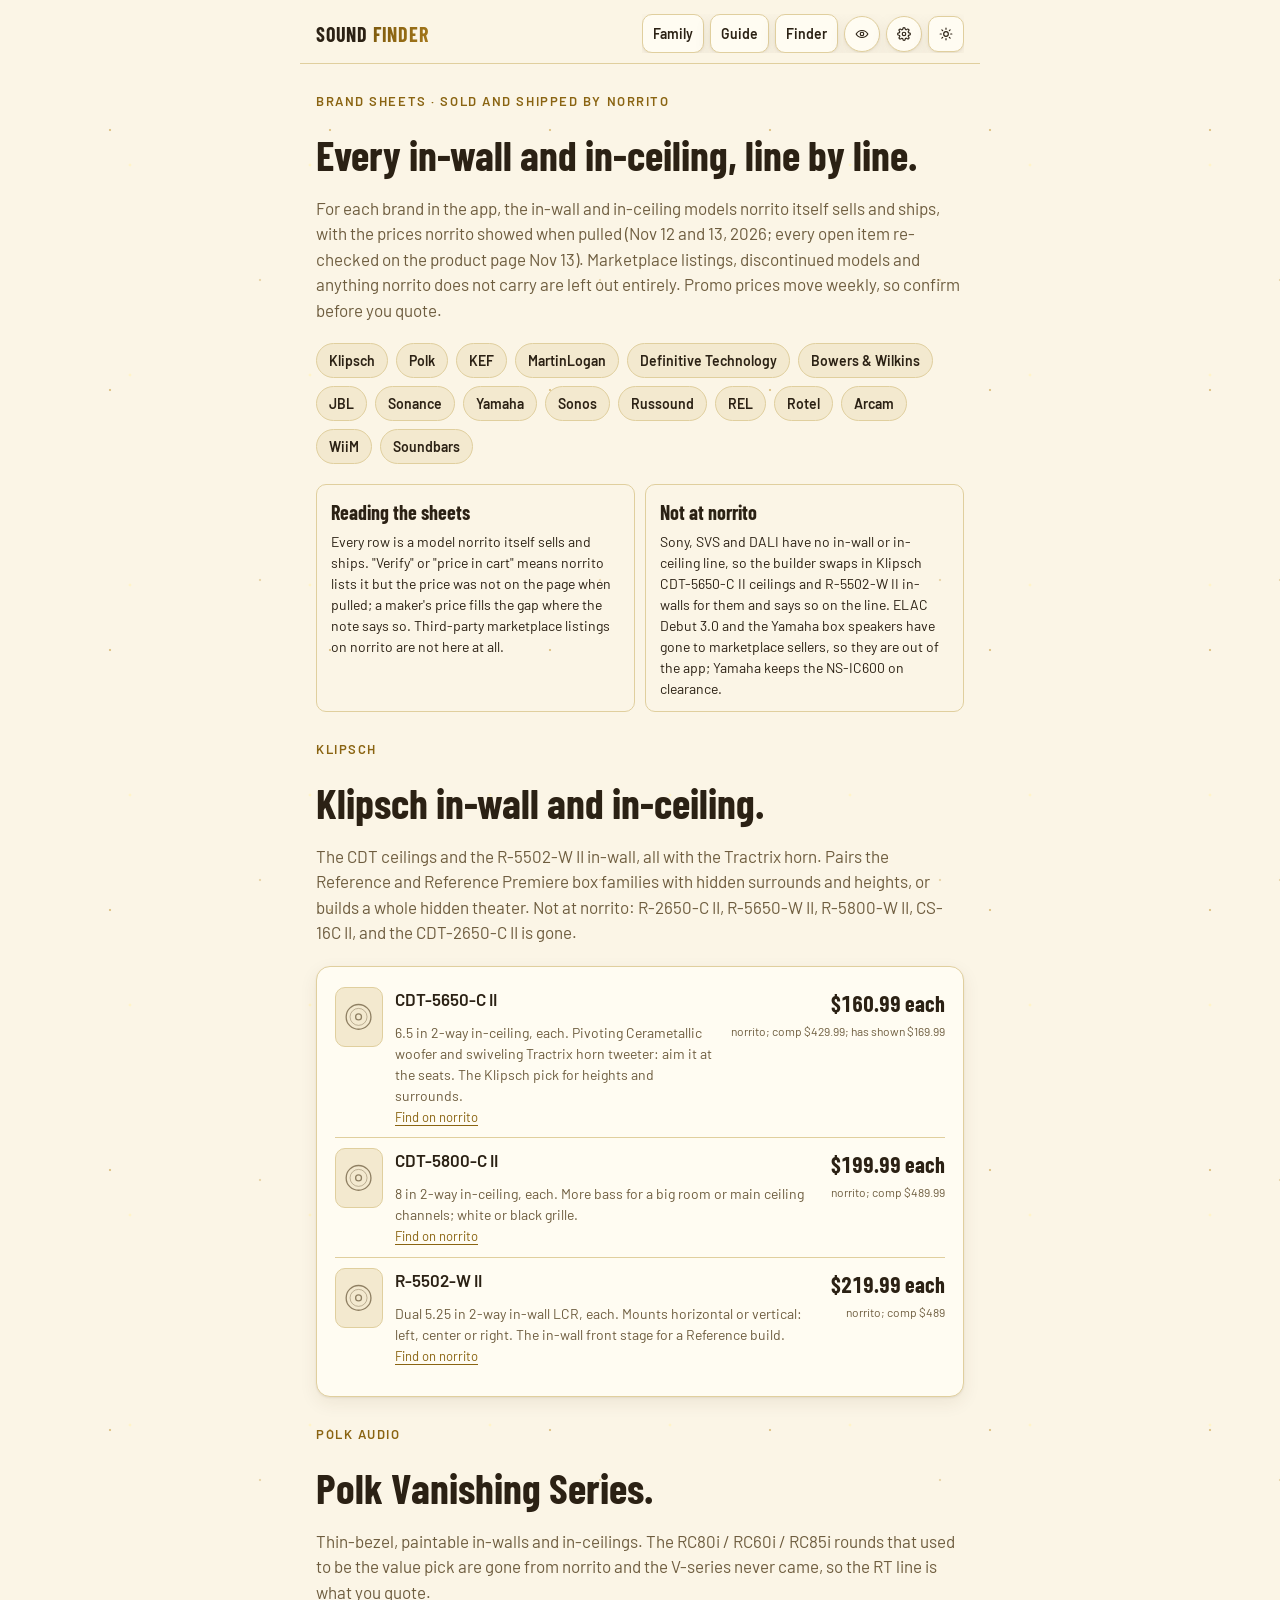
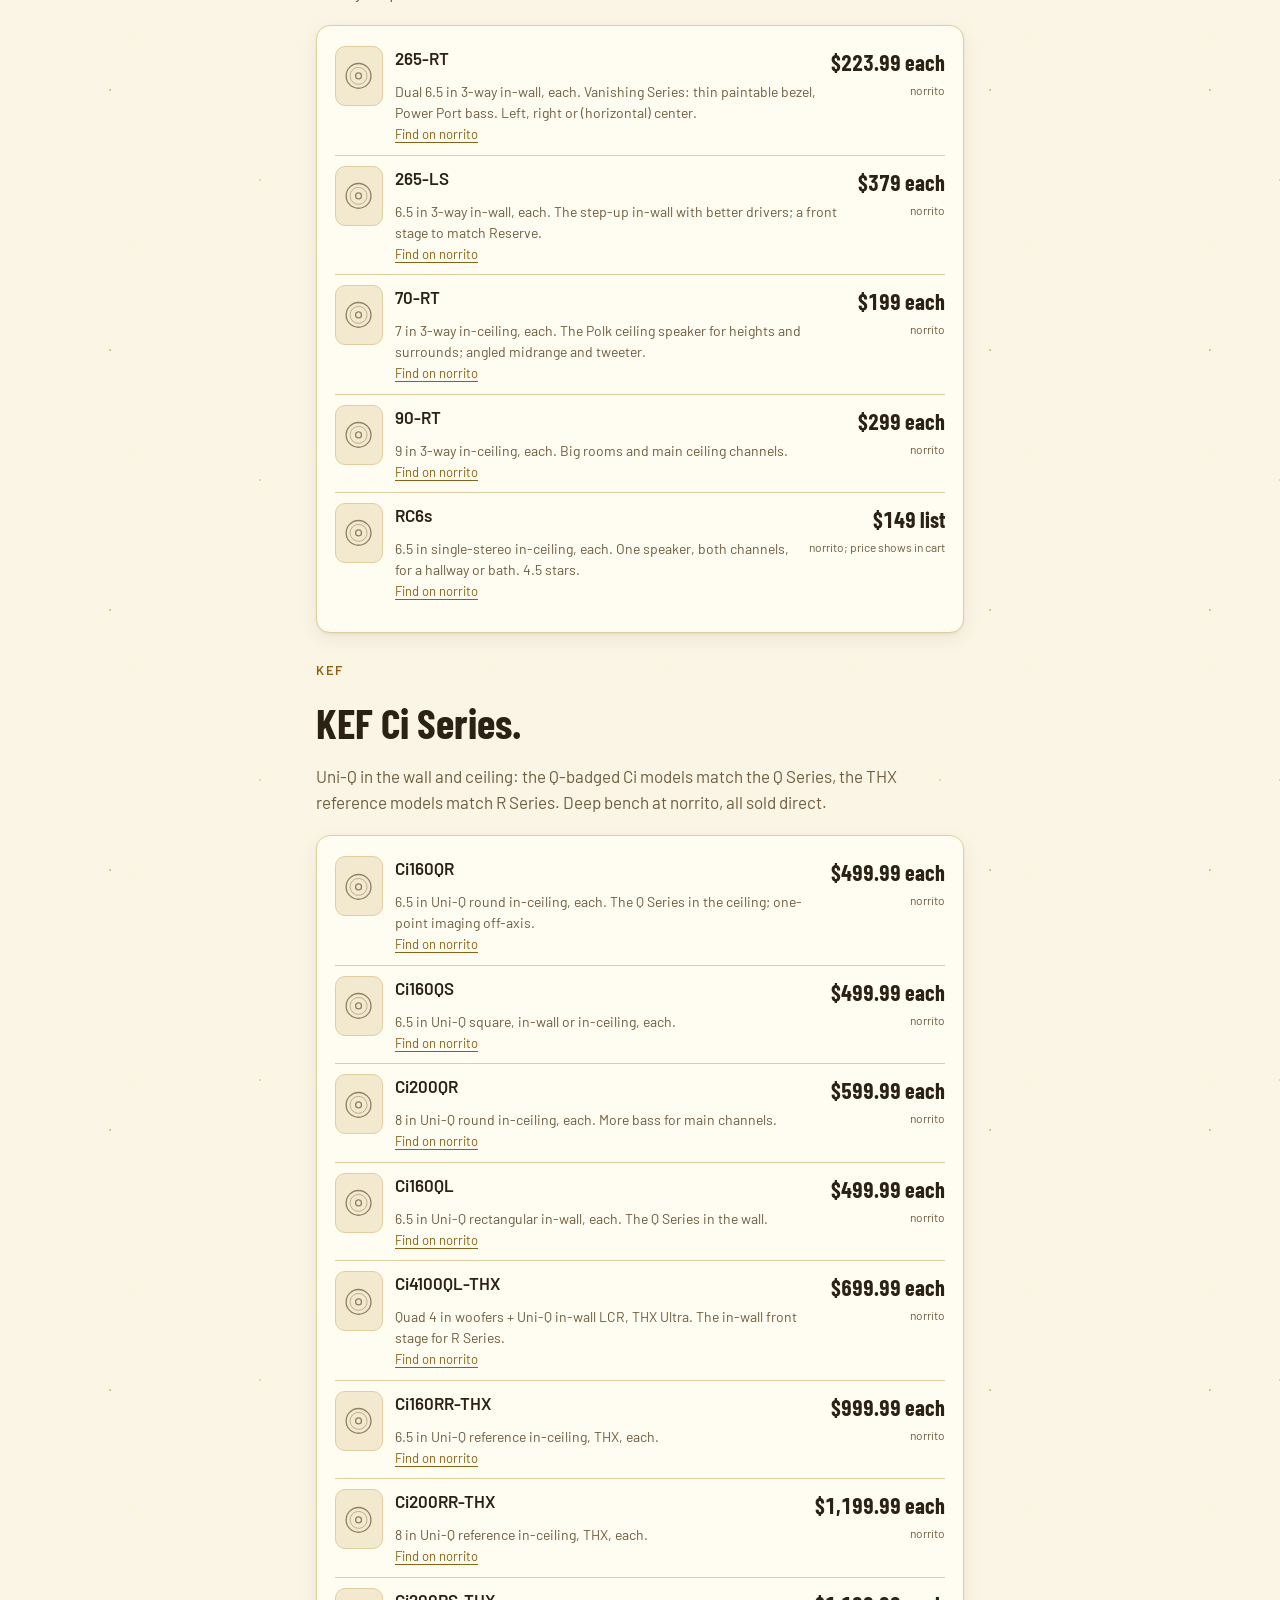
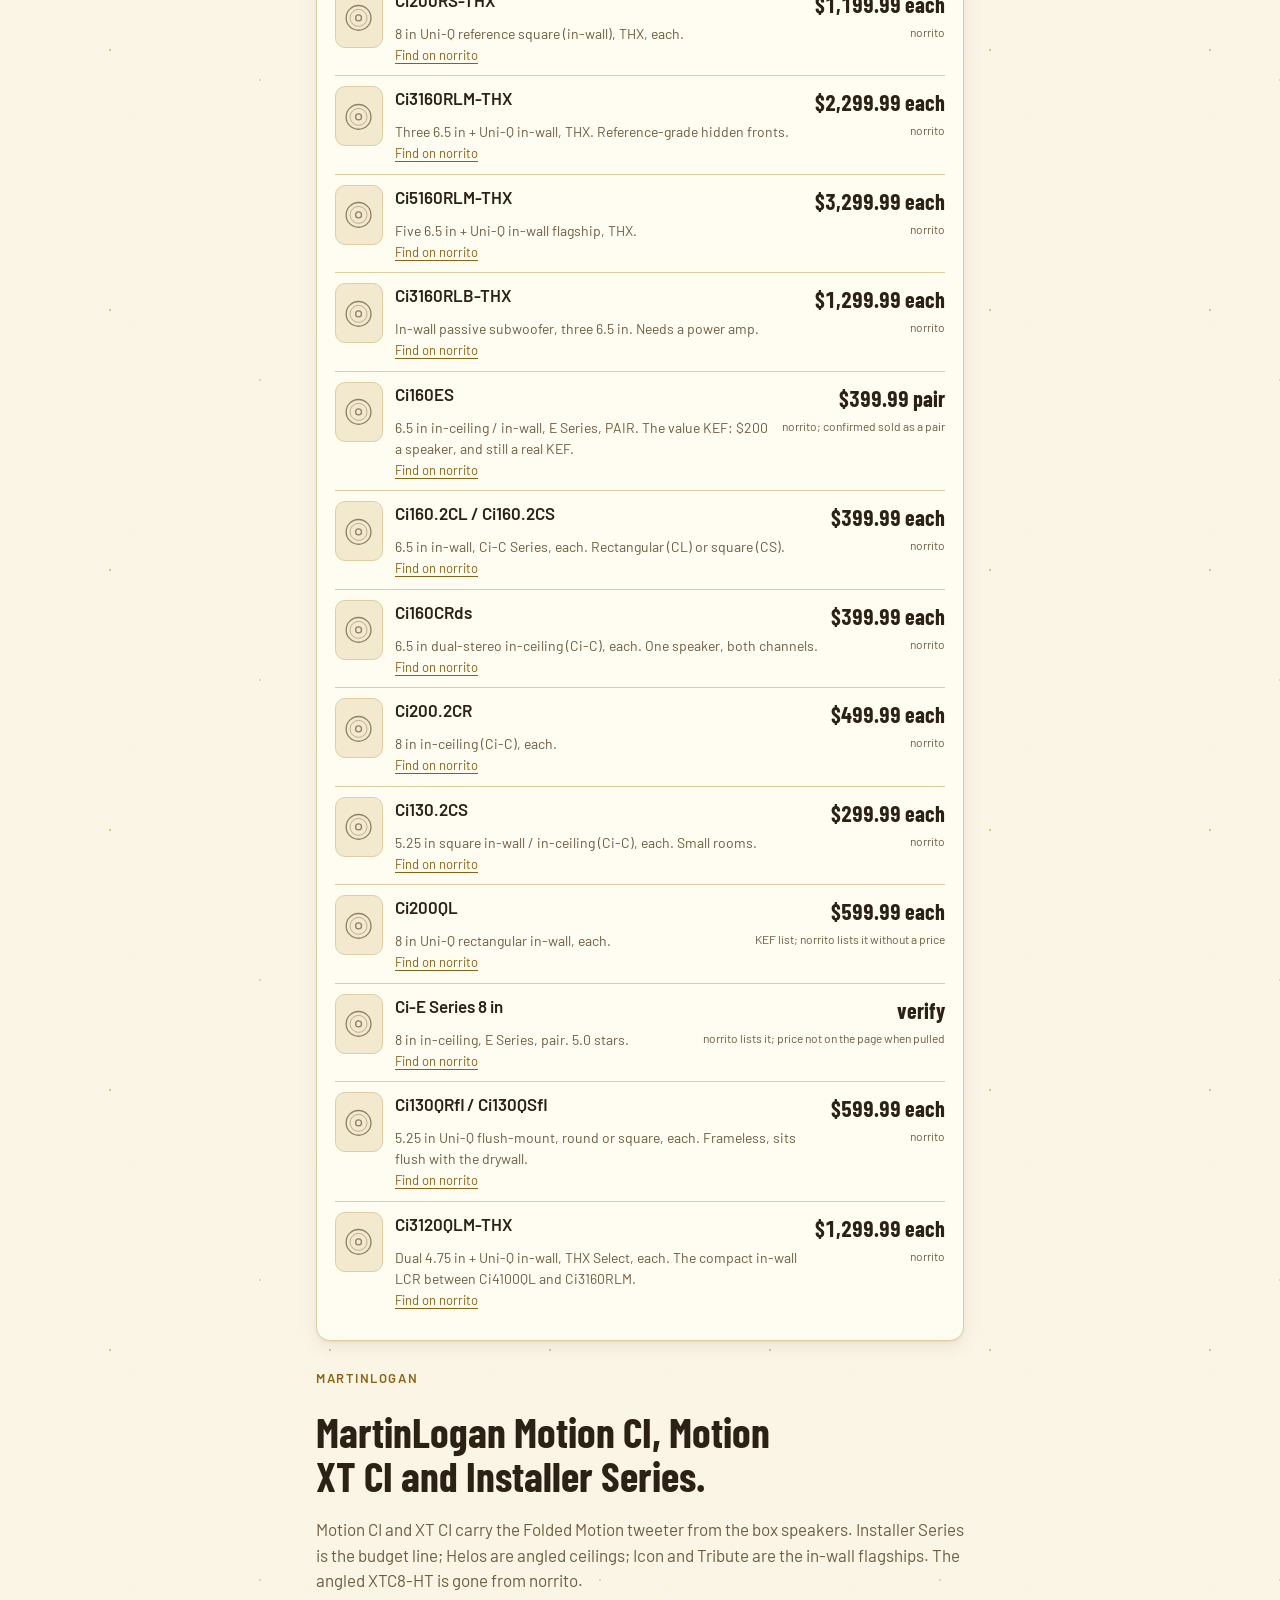
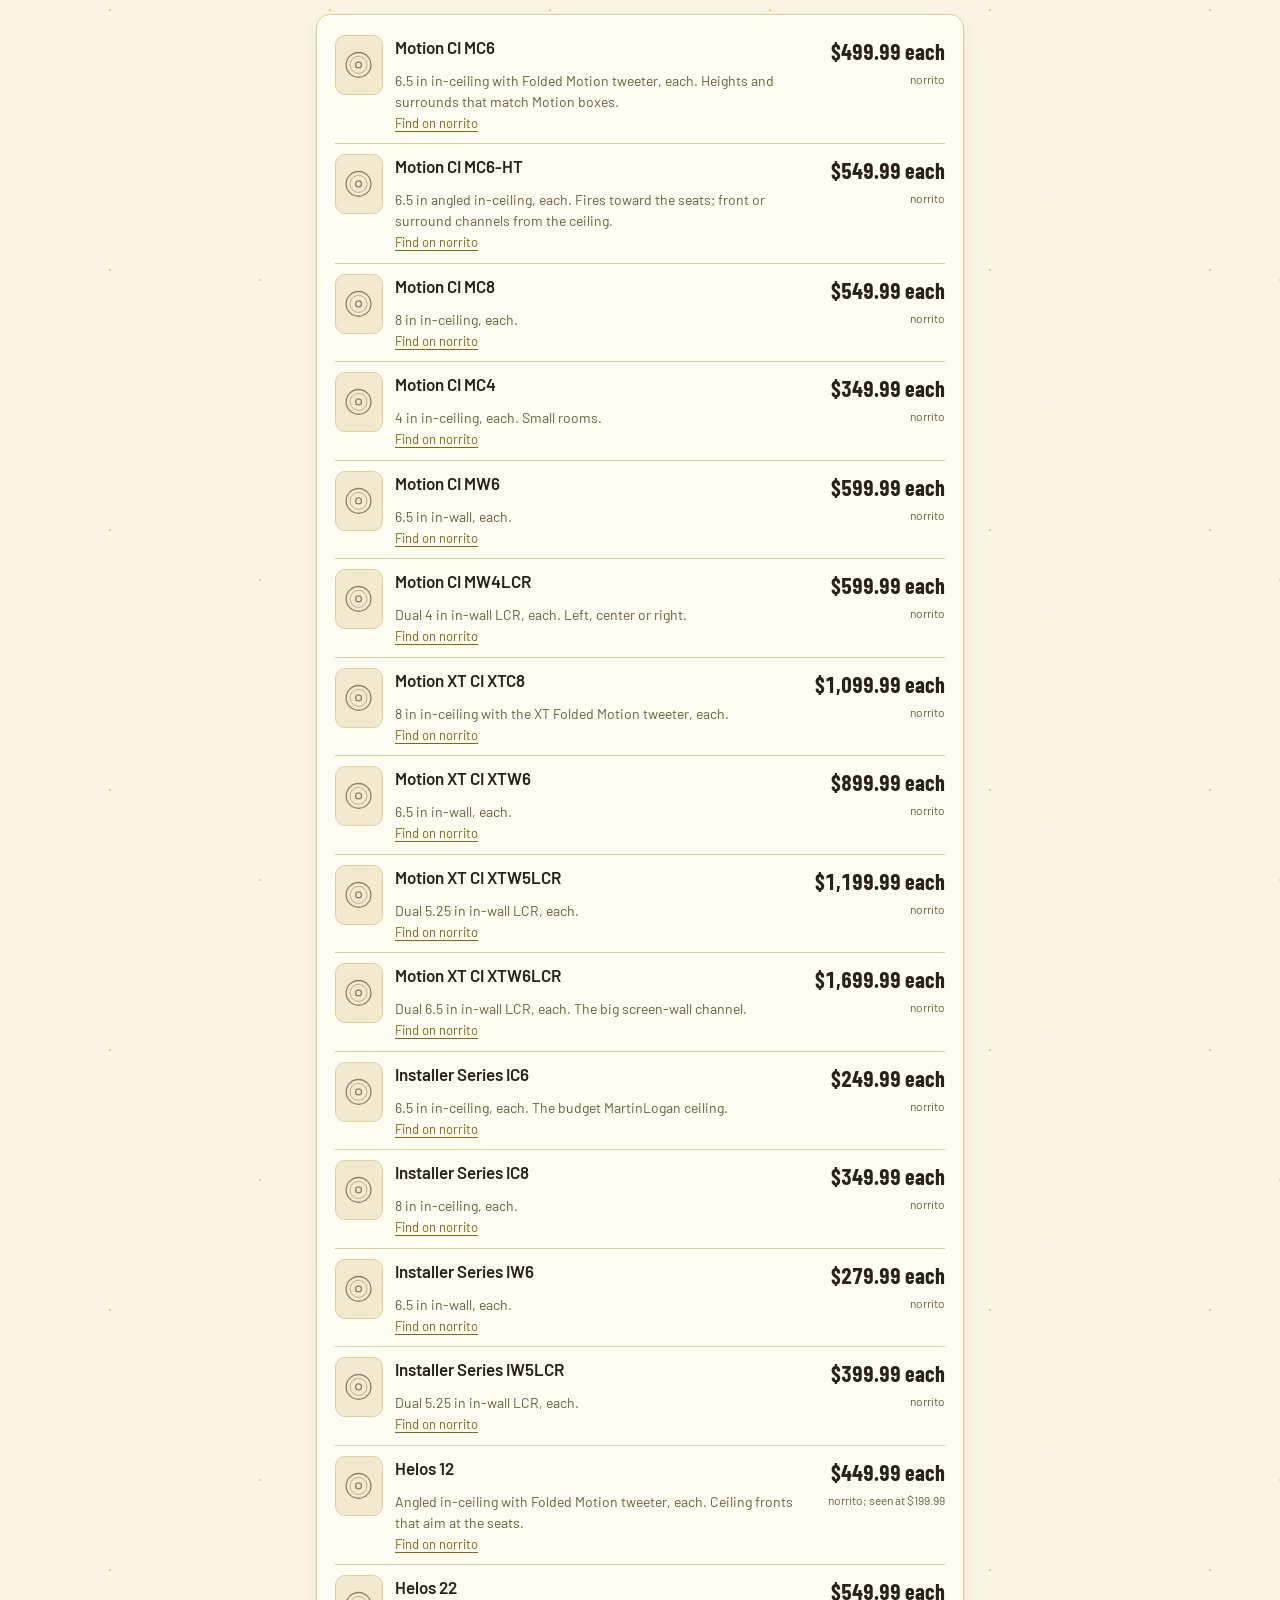
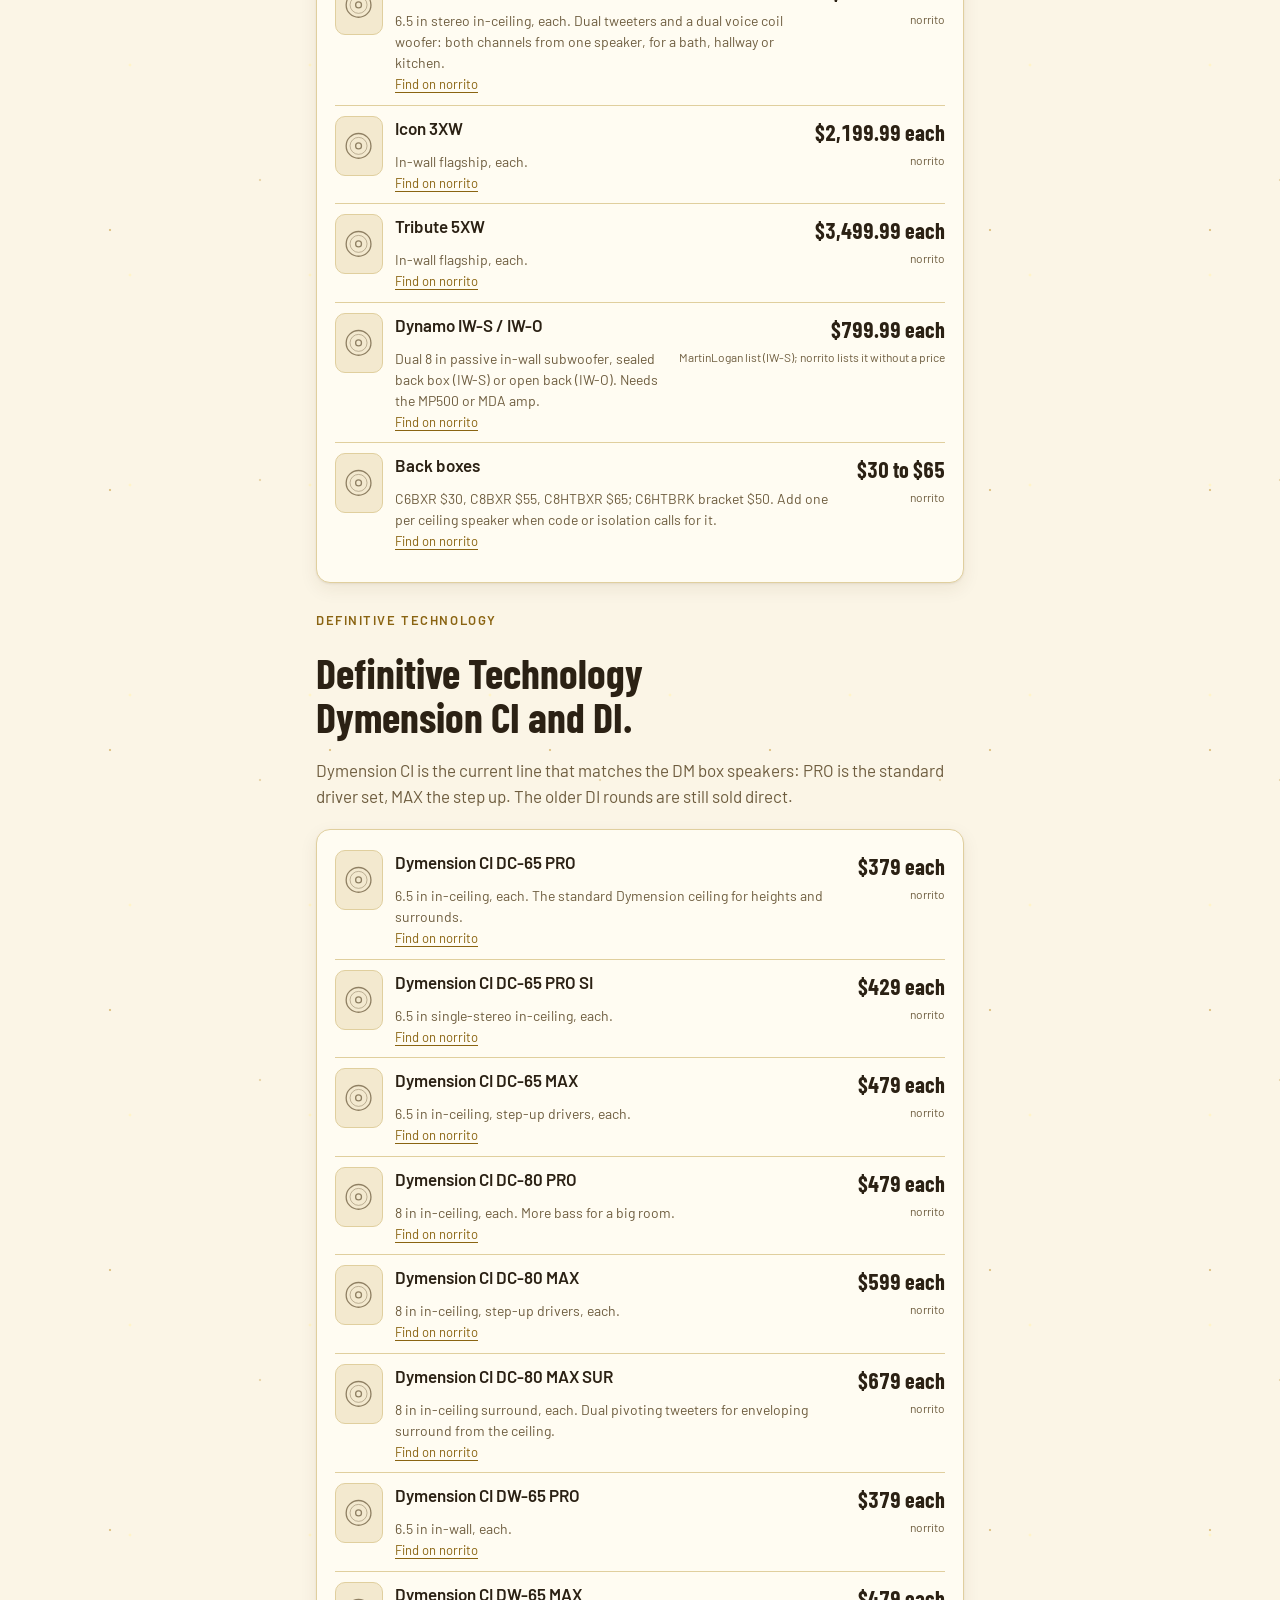
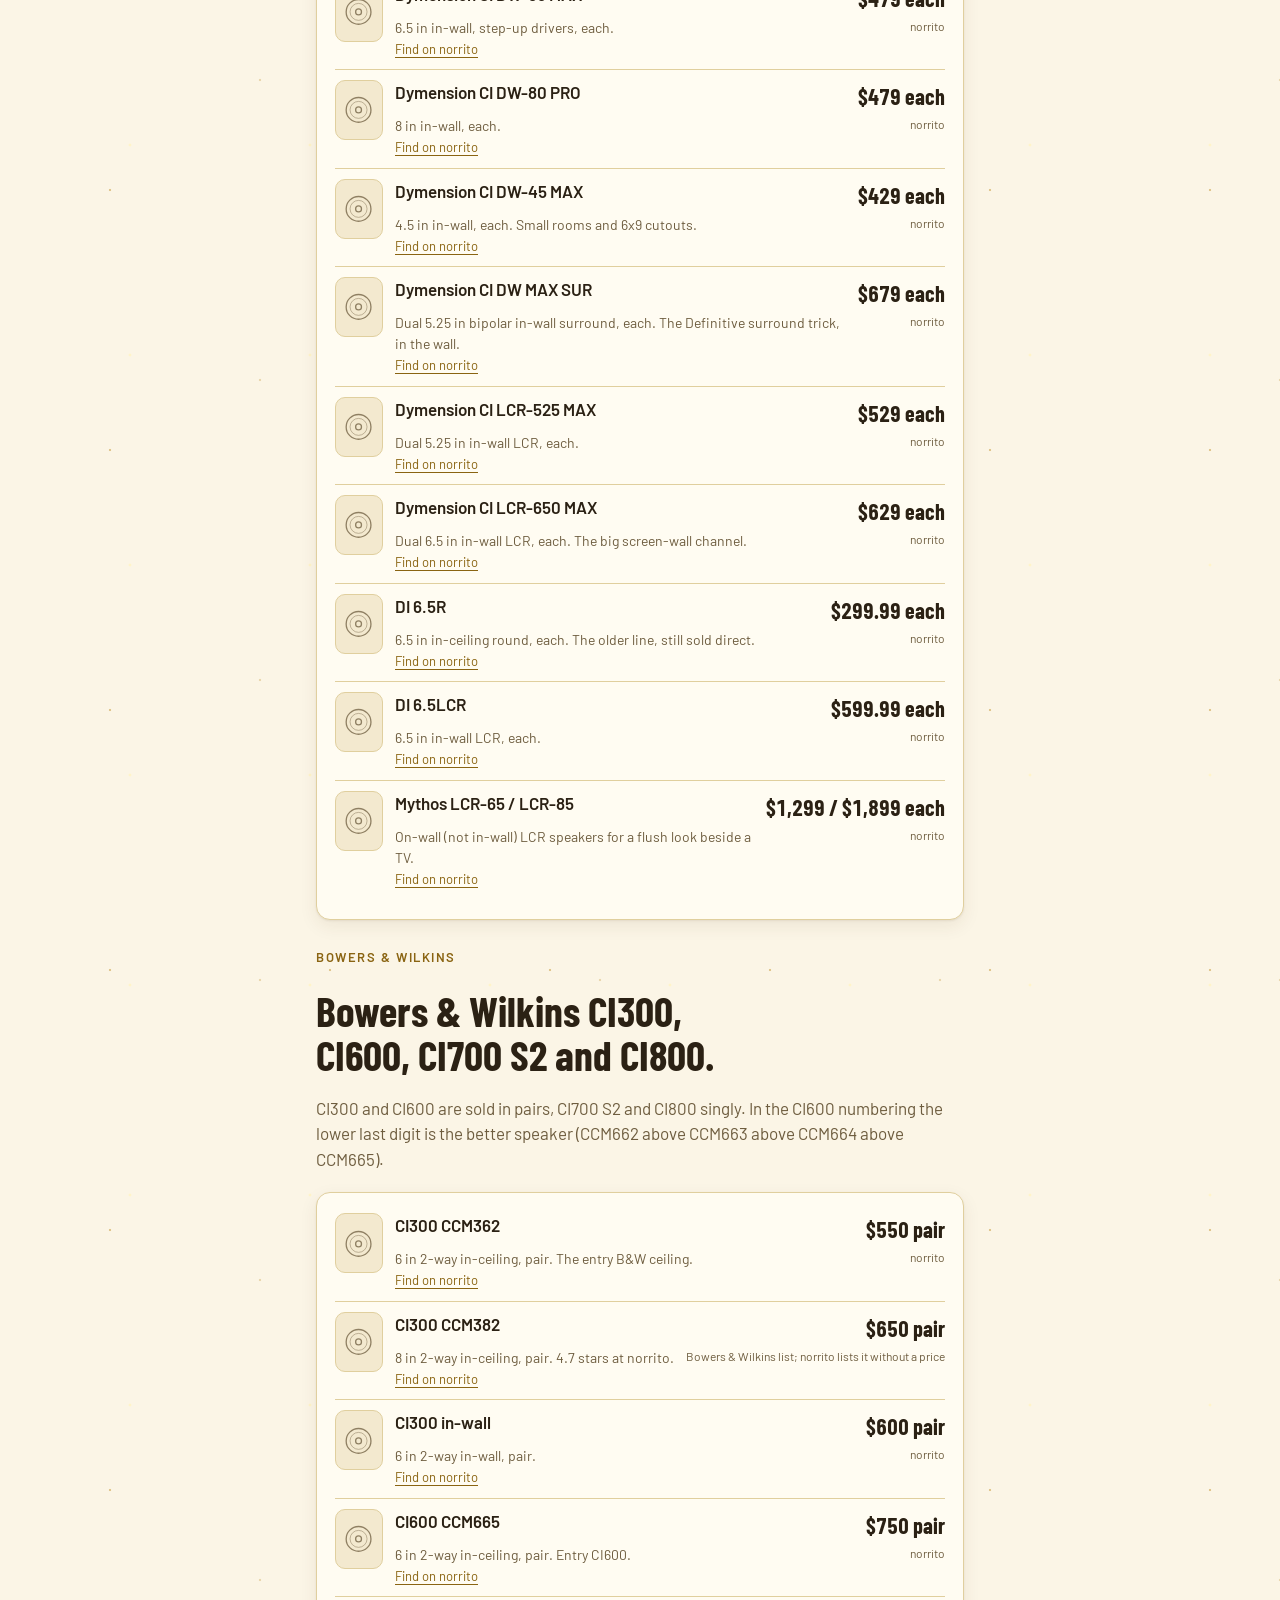
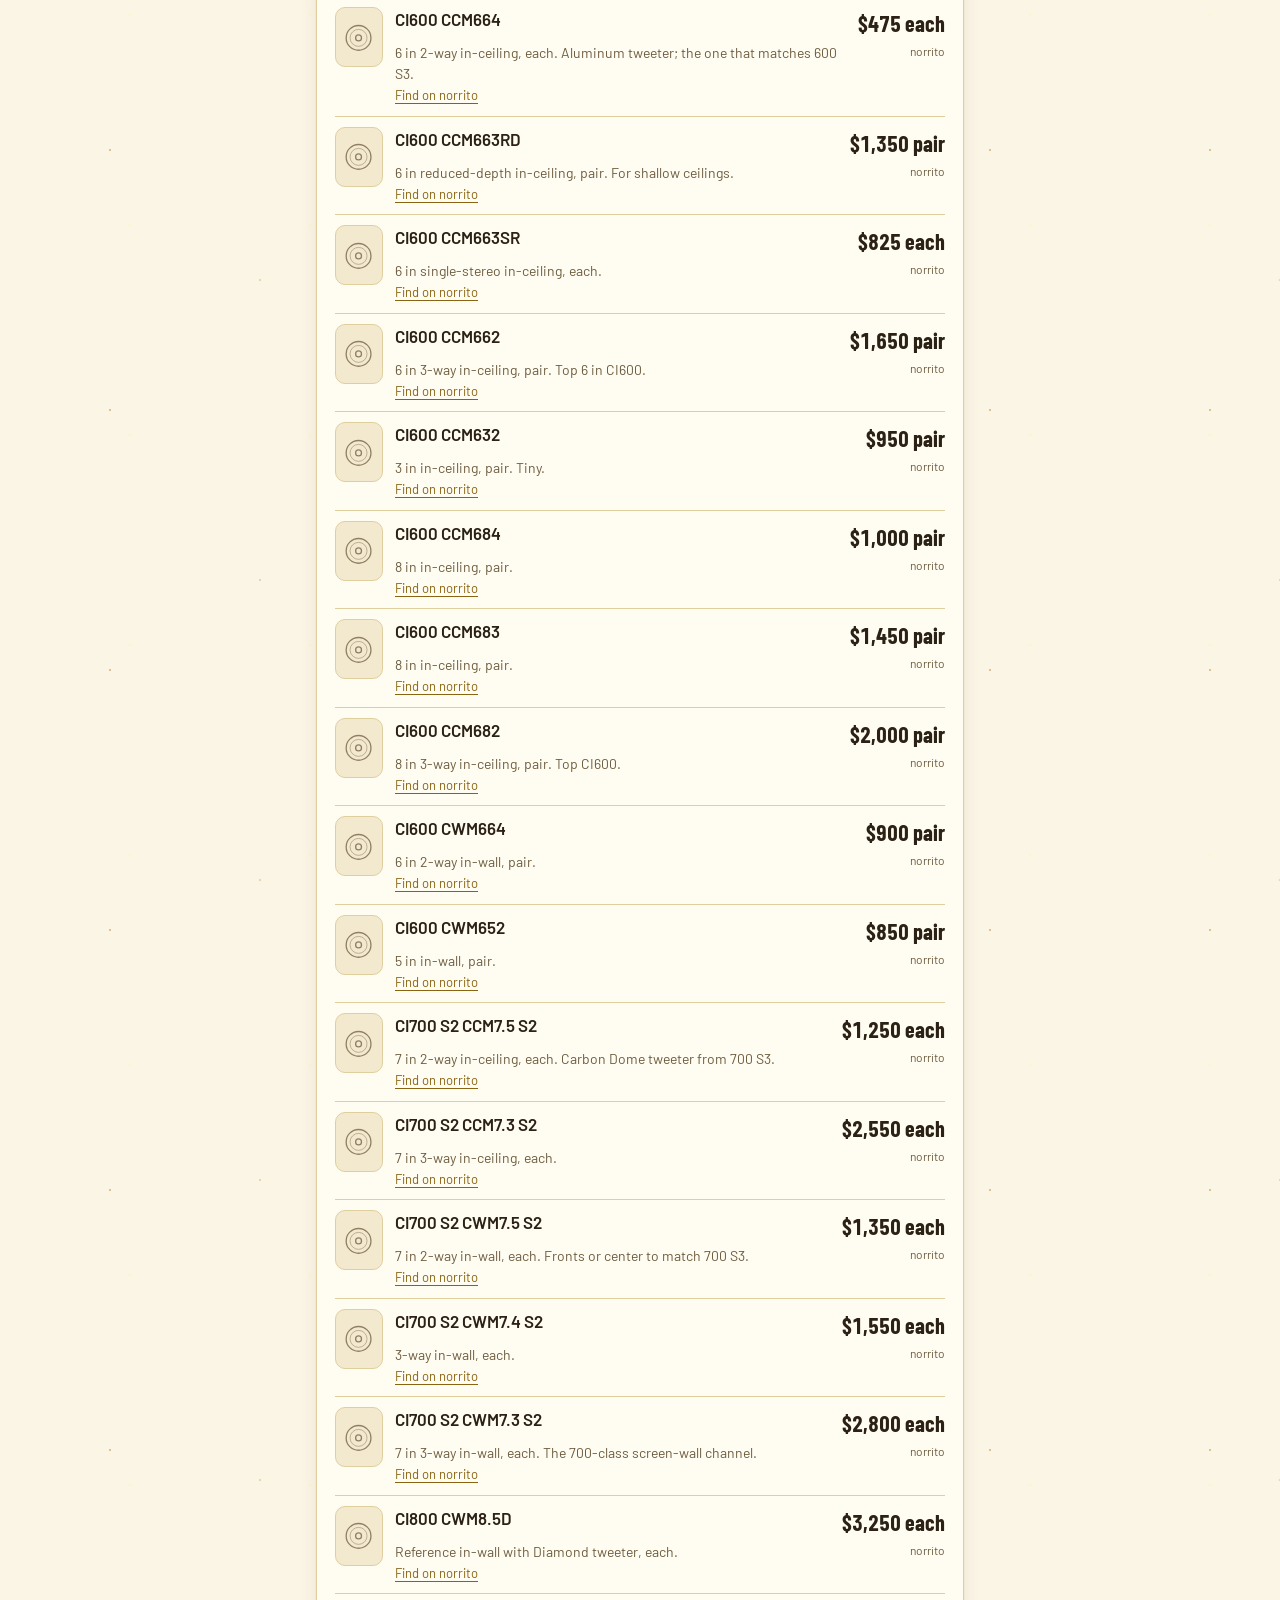
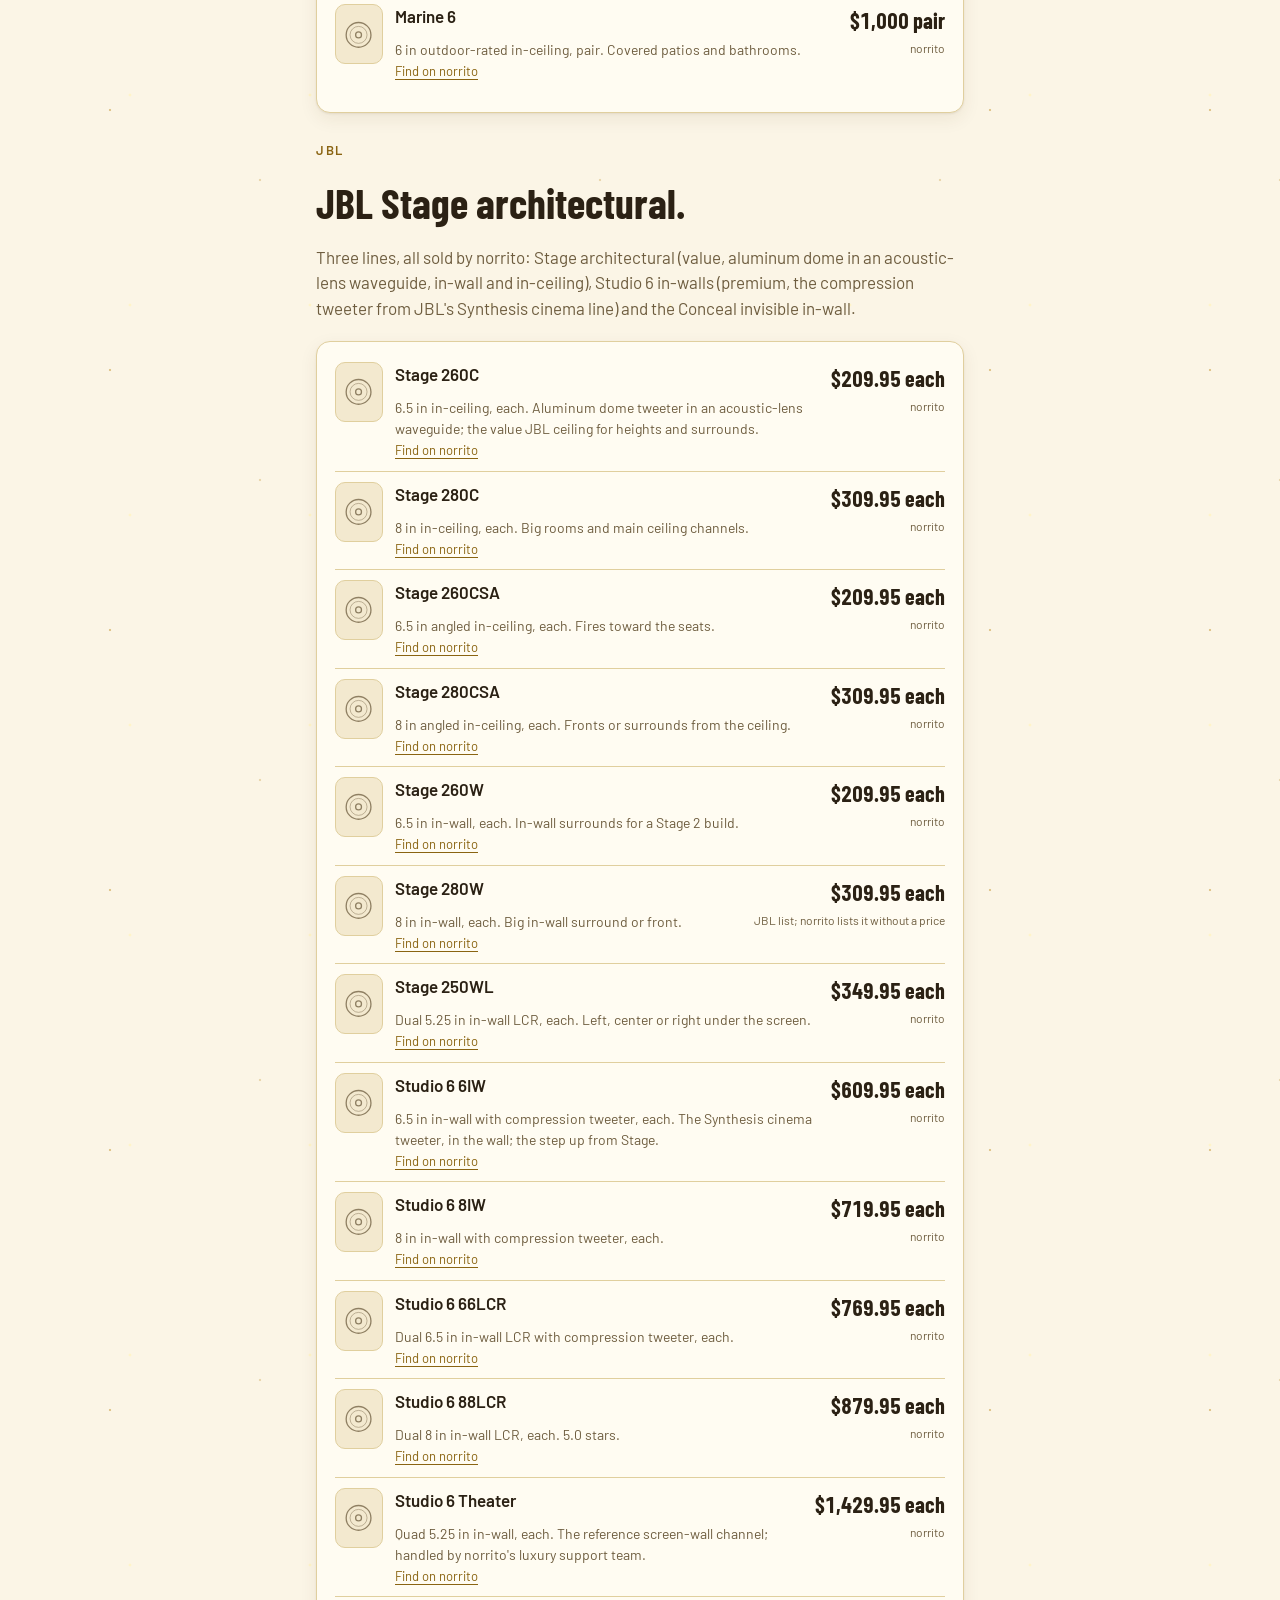
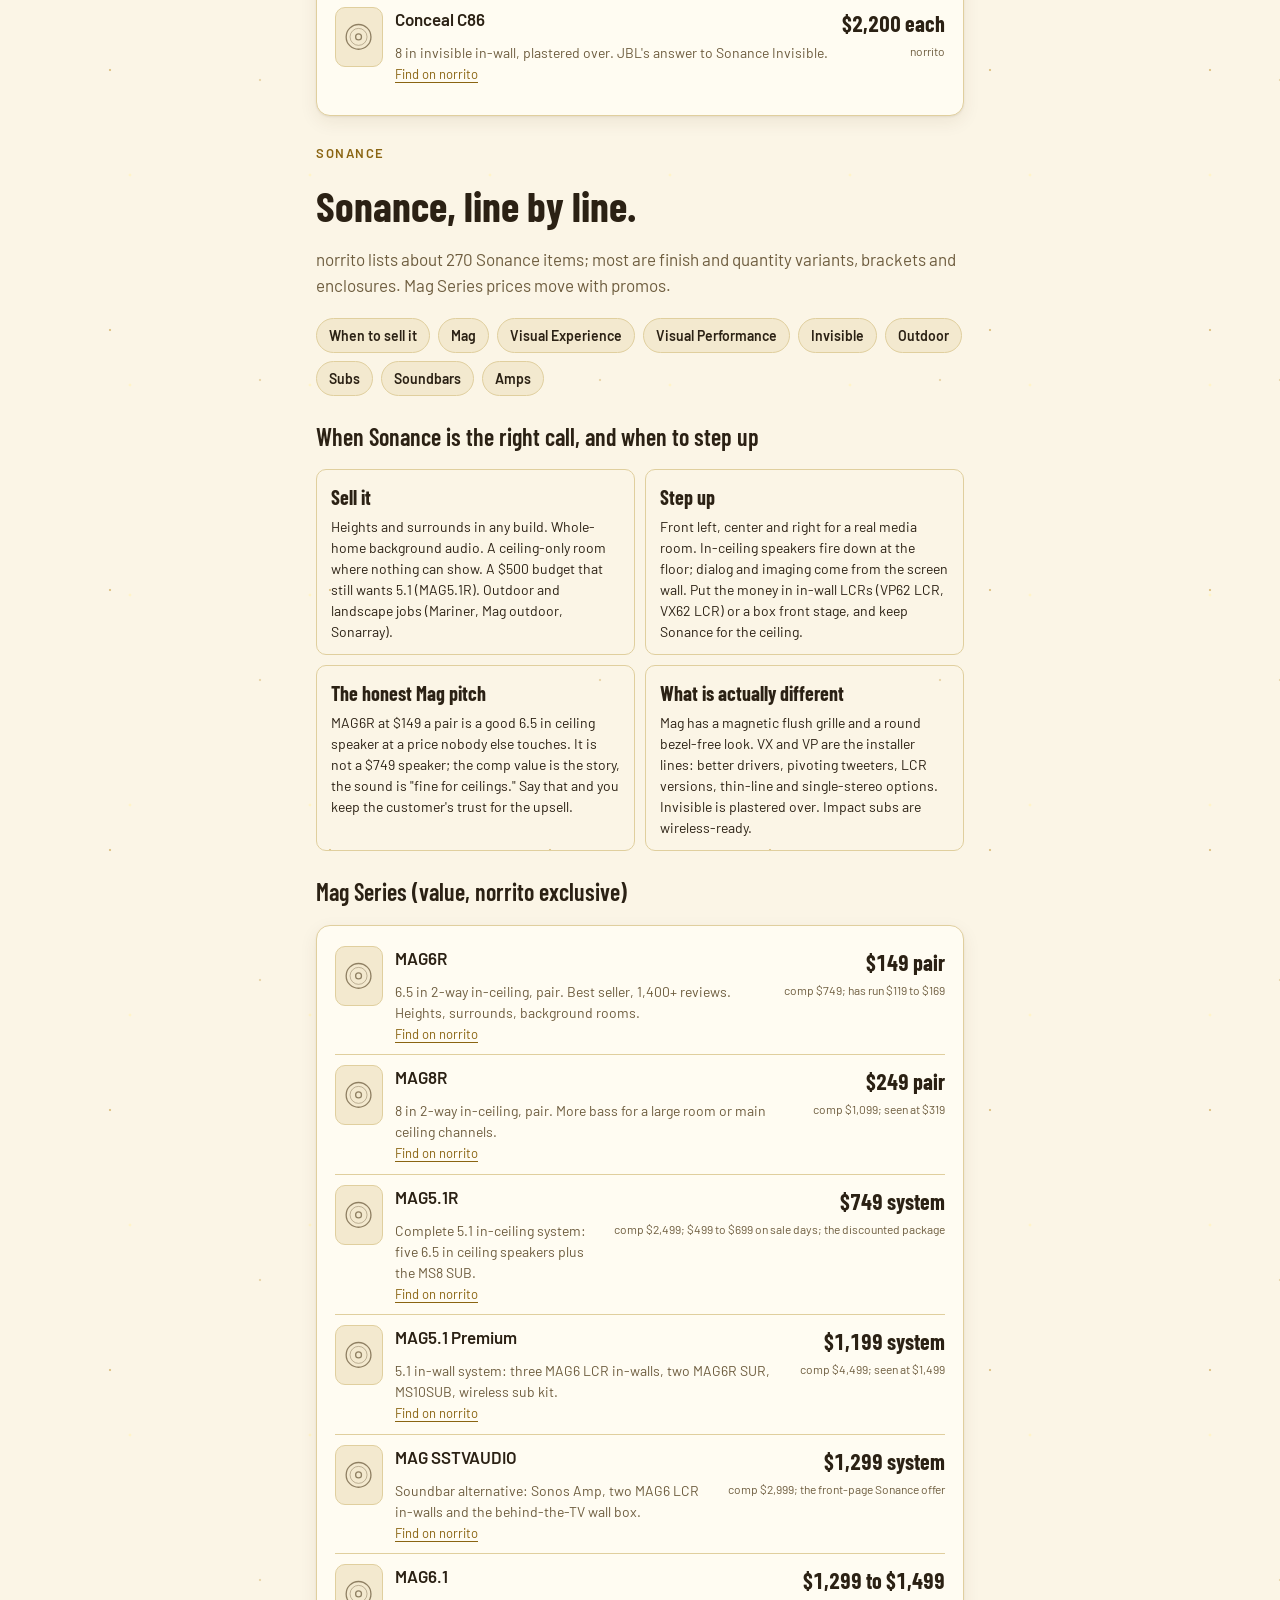
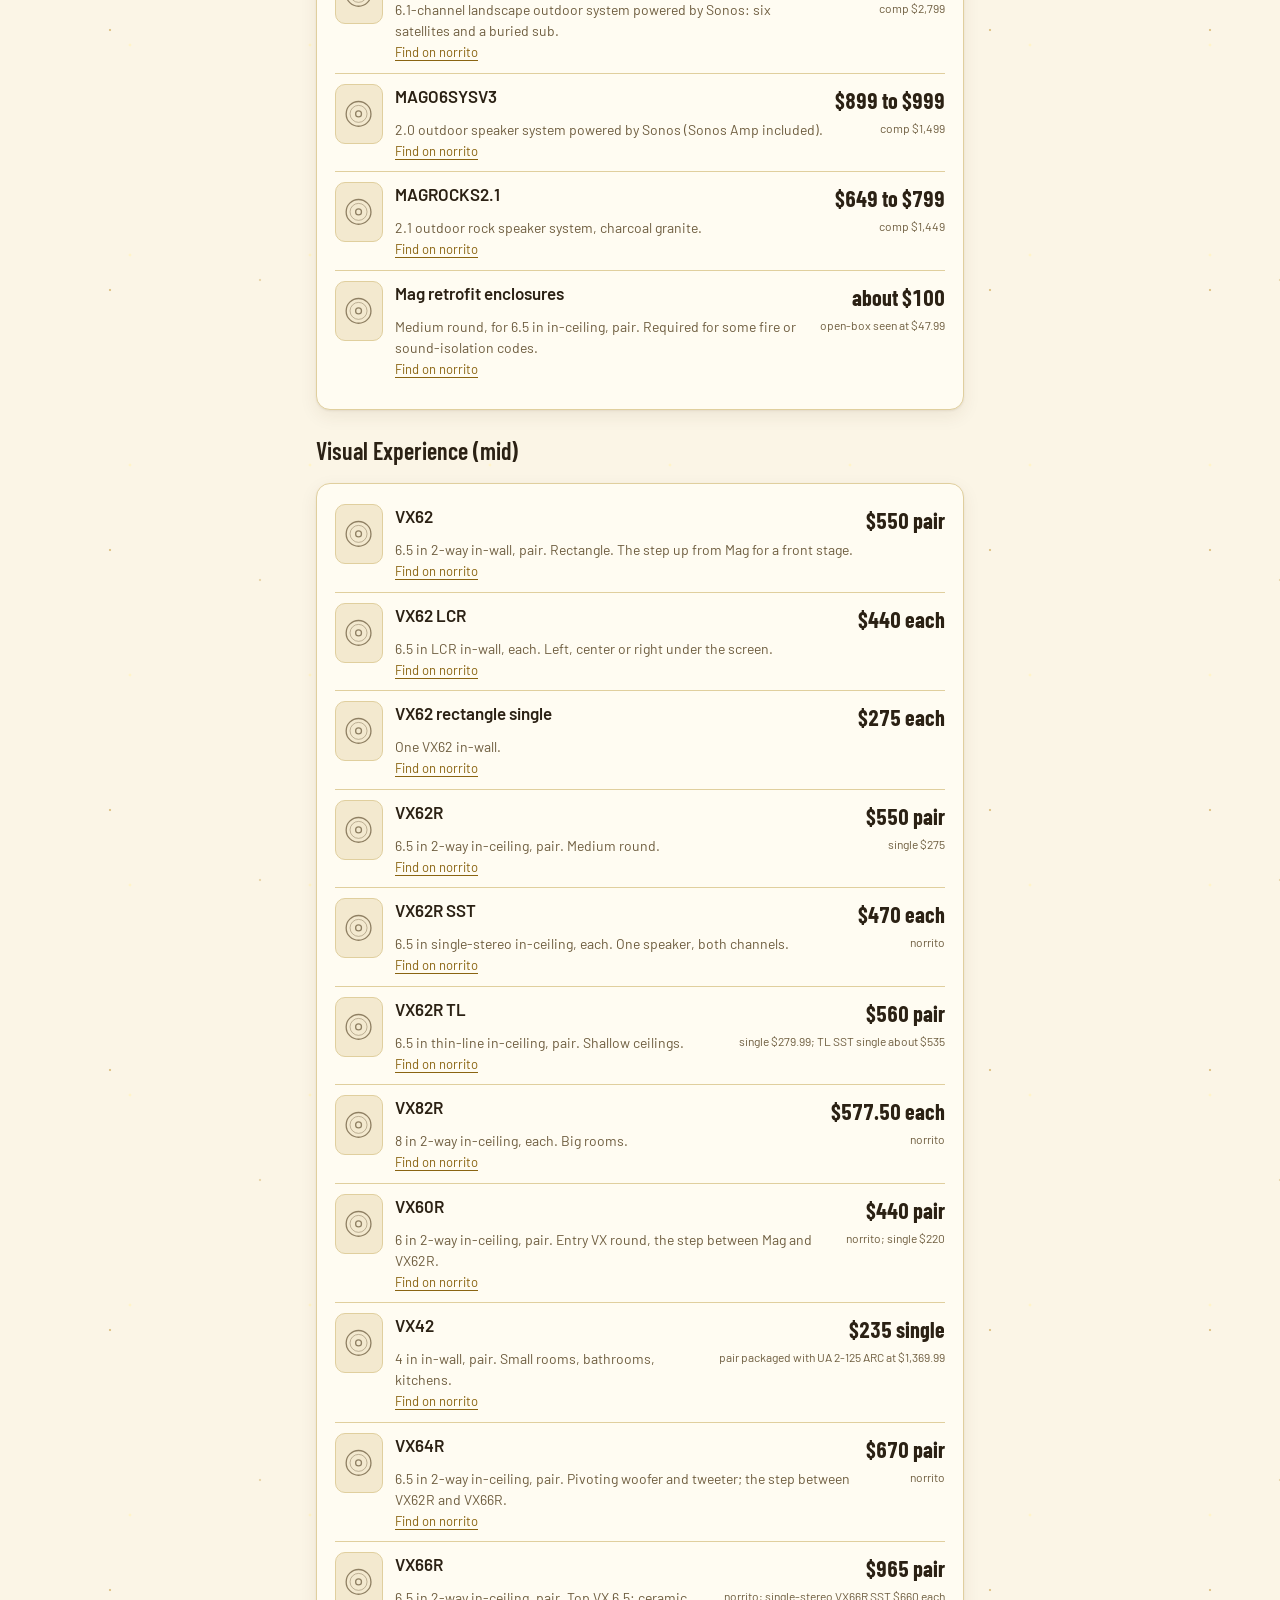
<file: brands.html>
<!doctype html>
<html lang="en">
<head>
<meta charset="utf-8">
<meta name="viewport" content="width=device-width, initial-scale=1, viewport-fit=cover">
<title>Brand Sheets</title>
<meta name="description" content="Brand sheets for the architectural and value lines: every model norrito sells and ships, with current prices and when to sell each one.">
<meta name="theme-color" content="#1c1509" media="(prefers-color-scheme: dark)">
<meta name="theme-color" content="#fbf5e6" media="(prefers-color-scheme: light)">
<meta name="apple-mobile-web-app-capable" content="yes">
<meta name="mobile-web-app-capable" content="yes">
<meta name="apple-mobile-web-app-status-bar-style" content="black-translucent">
<meta name="apple-mobile-web-app-title" content="Sound Finder">
<link rel="manifest" href="manifest.webmanifest">
<link rel="apple-touch-icon" href="apple-touch-icon.png">
<link rel="icon" href="icon-192.png" type="image/png">
<link rel="preconnect" href="https://fonts.googleapis.com">
<link rel="preconnect" href="https://fonts.gstatic.com" crossorigin>
<link rel="stylesheet" href="https://fonts.googleapis.com/css2?family=Barlow+Condensed:wght@600;700&family=Barlow:wght@400;500;600&display=swap">
<link rel="stylesheet" href="app.css">
<script src="theme.js"></script>
<script src="images.js"></script>
<script src="bars.js"></script>
<script src="sales.js"></script>
<style>
.tbl { display: flex; flex-direction: column; }
.trow { display: grid; grid-template-columns: 48px minmax(0, 1fr) auto; gap: 2px 12px; padding-block: 10px; border-top: 1px solid var(--line); align-items: start; }
.trow .thumb { width: 48px; height: 60px; grid-row: 1 / span 3; }
.trow:first-child { border-top: none; padding-top: 0; }
.trow .m { font-weight: 600; }
.trow .d { color: var(--muted); font-size: 14px; grid-column: 2; }
.trow .p { font-family: var(--font-display); font-size: 22px; font-weight: 700; font-variant-numeric: tabular-nums; white-space: nowrap; text-align: right; }
.trow .c { color: var(--muted); font-size: 12px; text-align: right; grid-column: 3; }
.trow .f { grid-column: 2 / -1; font-size: 13px; }
.trow a { color: var(--accent); text-decoration: underline; text-underline-offset: 3px; }
.use { display: grid; grid-template-columns: 1fr; gap: 10px; }
@media (min-width: 560px) { .use { grid-template-columns: 1fr 1fr; } }
.use div { border: 1px solid var(--line); border-radius: 10px; padding: 12px 14px; display: flex; flex-direction: column; gap: 4px; }
.use b { font-family: var(--font-display); font-size: 20px; font-weight: 700; }
.use span { font-size: 14px; }
.jump { display: flex; flex-wrap: wrap; gap: 8px; }
.jump a { font-size: 14px; font-weight: 600; color: var(--fg); background: var(--surface-2); border: 1px solid var(--line); border-radius: 999px; padding: 6px 12px; text-decoration: none; }
.sec h3 { scroll-margin-top: 16px; }
</style>
</head>
<body>
<div class="wrap">
  <header class="top">
    <a class="brand" href="index.html">Sound <b>Finder</b></a>
    <div class="row">
      <a class="btn" href="family.html">Family</a>
      <a class="btn" href="series.html">Guide</a>
      <a class="btn" href="index.html">Finder</a>
    </div>
  </header>

  <section>
    <p class="eyebrow">Brand sheets · sold and shipped by norrito</p>
    <h2>Every in-wall and in-ceiling, line by line.</h2>
    <p class="muted">For each brand in the app, the in-wall and in-ceiling models norrito itself sells and ships, with the prices norrito showed when pulled (Nov 12 and 13, 2026; every open item re-checked on the product page Nov 13). Marketplace listings, discontinued models and anything norrito does not carry are left out entirely. Promo prices move weekly, so confirm before you quote.</p>
    <div class="jump">
      <a href="#klipsch">Klipsch</a><a href="#polk">Polk</a><a href="#kef">KEF</a><a href="#martinlogan">MartinLogan</a><a href="#deftech">Definitive Technology</a><a href="#bw">Bowers &amp; Wilkins</a><a href="#jbl">JBL</a><a href="#sonance">Sonance</a><a href="#yamaha">Yamaha</a><a href="#sonos">Sonos</a><a href="#russound">Russound</a><a href="#rel">REL</a><a href="#rotel">Rotel</a><a href="#arcam">Arcam</a><a href="#wiim">WiiM</a><a href="#soundbars">Soundbars</a>
    </div>
    <div class="use">
      <div><b>Reading the sheets</b><span>Every row is a model norrito itself sells and ships. "Verify" or "price in cart" means norrito lists it but the price was not on the page when pulled; a maker's price fills the gap where the note says so. Third-party marketplace listings on norrito are not here at all.</span></div>
      <div><b>Not at norrito</b><span>Sony, SVS and DALI have no in-wall or in-ceiling line, so the builder swaps in Klipsch CDT-5650-C II ceilings and R-5502-W II in-walls for them and says so on the line. ELAC Debut 3.0 and the Yamaha box speakers have gone to marketplace sellers, so they are out of the app; Yamaha keeps the NS-IC600 on clearance.</span></div>
    </div>
  </section>

  <section class="sec" id="klipsch">
    <p class="eyebrow">Klipsch</p>
    <h2>Klipsch in-wall and in-ceiling.</h2>
    <p class="muted">The CDT ceilings and the R-5502-W II in-wall, all with the Tractrix horn. Pairs the Reference and Reference Premiere box families with hidden surrounds and heights, or builds a whole hidden theater. Not at norrito: R-2650-C II, R-5650-W II, R-5800-W II, CS-16C II, and the CDT-2650-C II is gone.</p>
    <div class="card"><div class="tbl" id="klipsch-t"></div></div>
  </section>
  <section class="sec" id="polk">
    <p class="eyebrow">Polk Audio</p>
    <h2>Polk Vanishing Series.</h2>
    <p class="muted">Thin-bezel, paintable in-walls and in-ceilings. The RC80i / RC60i / RC85i rounds that used to be the value pick are gone from norrito and the V-series never came, so the RT line is what you quote.</p>
    <div class="card"><div class="tbl" id="polk-t"></div></div>
  </section>
  <section class="sec" id="kef">
    <p class="eyebrow">KEF</p>
    <h2>KEF Ci Series.</h2>
    <p class="muted">Uni-Q in the wall and ceiling: the Q-badged Ci models match the Q Series, the THX reference models match R Series. Deep bench at norrito, all sold direct.</p>
    <div class="card"><div class="tbl" id="kef-t"></div></div>
  </section>
  <section class="sec" id="martinlogan">
    <p class="eyebrow">MartinLogan</p>
    <h2>MartinLogan Motion CI, Motion XT CI and Installer Series.</h2>
    <p class="muted">Motion CI and XT CI carry the Folded Motion tweeter from the box speakers. Installer Series is the budget line; Helos are angled ceilings; Icon and Tribute are the in-wall flagships. The angled XTC8-HT is gone from norrito.</p>
    <div class="card"><div class="tbl" id="ml-t"></div></div>
  </section>
  <section class="sec" id="deftech">
    <p class="eyebrow">Definitive Technology</p>
    <h2>Definitive Technology Dymension CI and DI.</h2>
    <p class="muted">Dymension CI is the current line that matches the DM box speakers: PRO is the standard driver set, MAX the step up. The older DI rounds are still sold direct.</p>
    <div class="card"><div class="tbl" id="deftech-t"></div></div>
  </section>
  <section class="sec" id="bw">
    <p class="eyebrow">Bowers &amp; Wilkins</p>
    <h2>Bowers &amp; Wilkins CI300, CI600, CI700 S2 and CI800.</h2>
    <p class="muted">CI300 and CI600 are sold in pairs, CI700 S2 and CI800 singly. In the CI600 numbering the lower last digit is the better speaker (CCM662 above CCM663 above CCM664 above CCM665).</p>
    <div class="card"><div class="tbl" id="bw-t"></div></div>
  </section>
  <section class="sec" id="jbl">
    <p class="eyebrow">JBL</p>
    <h2>JBL Stage architectural.</h2>
    <p class="muted">Three lines, all sold by norrito: Stage architectural (value, aluminum dome in an acoustic-lens waveguide, in-wall and in-ceiling), Studio 6 in-walls (premium, the compression tweeter from JBL's Synthesis cinema line) and the Conceal invisible in-wall.</p>
    <div class="card"><div class="tbl" id="jbl-t"></div></div>
  </section>

  <section class="sec" id="sonance">
    <p class="eyebrow">Sonance</p>
    <h2>Sonance, line by line.</h2>
    <p class="muted">norrito lists about 270 Sonance items; most are finish and quantity variants, brackets and enclosures. Mag Series prices move with promos.</p>
    <div class="jump">
      <a href="#when">When to sell it</a><a href="#mag">Mag</a><a href="#vx">Visual Experience</a><a href="#vp">Visual Performance</a><a href="#is">Invisible</a><a href="#out">Outdoor</a><a href="#subs">Subs</a><a href="#bars">Soundbars</a><a href="#amps">Amps</a>
    </div>
  </section>

  <section class="sec" id="when">
    <h3>When Sonance is the right call, and when to step up</h3>
    <div class="use">
      <div><b>Sell it</b><span>Heights and surrounds in any build. Whole-home background audio. A ceiling-only room where nothing can show. A $500 budget that still wants 5.1 (MAG5.1R). Outdoor and landscape jobs (Mariner, Mag outdoor, Sonarray).</span></div>
      <div><b>Step up</b><span>Front left, center and right for a real media room. In-ceiling speakers fire down at the floor; dialog and imaging come from the screen wall. Put the money in in-wall LCRs (VP62 LCR, VX62 LCR) or a box front stage, and keep Sonance for the ceiling.</span></div>
      <div><b>The honest Mag pitch</b><span>MAG6R at $149 a pair is a good 6.5 in ceiling speaker at a price nobody else touches. It is not a $749 speaker; the comp value is the story, the sound is "fine for ceilings." Say that and you keep the customer's trust for the upsell.</span></div>
      <div><b>What is actually different</b><span>Mag has a magnetic flush grille and a round bezel-free look. VX and VP are the installer lines: better drivers, pivoting tweeters, LCR versions, thin-line and single-stereo options. Invisible is plastered over. Impact subs are wireless-ready.</span></div>
    </div>
  </section>

  <section class="sec" id="mag">
    <h3>Mag Series (value, norrito exclusive)</h3>
    <div class="card"><div class="tbl" id="mag-t"></div></div>
  </section>
  <section class="sec" id="vx">
    <h3>Visual Experience (mid)</h3>
    <div class="card"><div class="tbl" id="vx-t"></div></div>
  </section>
  <section class="sec" id="vp">
    <h3>Visual Performance (premium)</h3>
    <div class="card"><div class="tbl" id="vp-t"></div></div>
  </section>
  <section class="sec" id="is">
    <h3>Invisible Series (premium, plaster-over)</h3>
    <div class="card"><div class="tbl" id="is-t"></div></div>
  </section>
  <section class="sec" id="out">
    <h3>Outdoor: Mariner and Mag outdoor</h3>
    <div class="card"><div class="tbl" id="out-t"></div></div>
  </section>
  <section class="sec" id="subs">
    <h3>Subwoofers</h3>
    <div class="card"><div class="tbl" id="subs-t"></div></div>
  </section>
  <section class="sec" id="bars">
    <h3>Passive soundbars</h3>
    <div class="card"><div class="tbl" id="bars-t"></div></div>
  </section>
  <section class="sec" id="amps">
    <h3>Amplifiers and packages</h3>
    <div class="card"><div class="tbl" id="amps-t"></div></div>
  </section>


  <section class="sec" id="yamaha">
    <p class="eyebrow">Yamaha</p>
    <h2>Yamaha, what is left.</h2>
    <p class="muted">norrito has let the Yamaha speaker line go to marketplace sellers. Two pieces are still sold by norrito itself: the NS-IC600 in-ceiling, on clearance, and the NS-AW294 outdoor pair.</p>
    <div class="card"><div class="tbl" id="yam-t"></div></div>
  </section>
  <section class="sec" id="sonos">
    <p class="eyebrow">Sonos</p>
    <h2>Sonos Architectural by Sonance.</h2>
    <p class="muted">Passive speakers built by Sonance and tuned by Sonos Amp with Trueplay. Every pair needs an Amp, so quote them together. norrito sells the two in-ceilings and the outdoor pair; the in-wall pair is marketplace only now.</p>
    <div class="card"><div class="tbl" id="sonos-t"></div></div>
  </section>
  <section class="sec" id="russound">
    <p class="eyebrow">Russound</p>
    <h2>Russound in-ceiling and Acclaim.</h2>
    <p class="muted">Ceilings sold as singles. Whole-home audio pieces that pair with Russound or Sonance amplifiers.</p>
    <div class="card"><div class="tbl" id="russ-t"></div></div>
  </section>

  <section class="sec" id="rel">
    <p class="eyebrow">REL · sold and shipped by norrito</p>
    <h2>REL subwoofers, bottom to top.</h2>
    <p class="muted">Two lines: HT (sealed, Class D, built for theater) and T/x (down-firing with a passive radiator, the music REL), plus the Classic walnut models, the under-couch Planar and the Carbon Special at the top. The builder's REL chip picks the HT model at each level and names the T/x alternative. Prices from norrito, Nov 15, 2026; the S/812 and S/510 are gone.</p>
    <div class="card"><div class="tbl" id="rel-list"></div></div>
  </section>

  <section class="sec" id="rotel">
    <p class="eyebrow">Rotel and Michi · sold and shipped by norrito</p>
    <h2>Rotel integrateds, separates and multichannel amps.</h2>
    <p class="muted">Rotel is the two-channel brand with a full separates line: integrateds from the A8 to the RA-1592 MKII, the RC preamps and RB power amps, five- and seven-channel RMB amps for a processor, and Michi at the top. In the builder, Rotel appears as a tappable alternative under the receiver line on stereo, 5-, 7-, 9- and 11-channel builds.</p>
    <div class="card"><div class="tbl" id="rotel-list"></div></div>
  </section>

  <section class="sec" id="arcam">
    <p class="eyebrow">Arcam · sold and shipped by norrito</p>
    <h2>Arcam receivers, the AVA15 and the Radia line.</h2>
    <p class="muted">Four 7.1 receivers (AVR5 to AVR31, Class G at the top), the new AVA15 nine-channel AV amplifier and AVP45 processor, and the Radia stereo line. Arcam shows up in the builder as the alternative under the receiver line from Mid up.</p>
    <div class="card"><div class="tbl" id="arcam-list"></div></div>
  </section>

  <section class="sec" id="wiim">
    <p class="eyebrow">WiiM · sold and shipped by norrito</p>
    <h2>WiiM streaming amps and the WiiM soundbar.</h2>
    <p class="muted">The receiver alternative for a music-first stereo or 2.1 room: a small amp with every streaming service in the app, HDMI ARC from the TV, a sub out and room correction. No surround and no path to a center or rears, so it is for the customer who will never grow into 5.1. In the Family builder, a 2-channel build shows a "WiiM amp" chip under the receiver level. Prices are what norrito showed on Nov 15, 2026.</p>
    <div class="card"><div class="tbl" id="wiim-list"></div></div>
  </section>

  <section class="sec" id="soundbars">
    <p class="eyebrow">Soundbars · sold and shipped by norrito</p>
    <h2>High-end soundbar systems, brand by brand.</h2>
    <p class="muted">The flagship and the step-down bar from each top TV and audio brand, with what ships in the box and the brand's own wireless sub and rear kits. Prices are what norrito showed on Nov 15, 2026; confirm before you quote. Build any of them with a budget in the <a href="family.html?kind=bar">Family builder</a>.</p>
    <div class="card"><div class="tbl" id="bars-list"></div></div>
  </section>

  <section>
    <div class="row">
      <a class="btn primary" href="family.html">Build a family</a>
      <a class="btn" href="family.html?kind=bar">Build a soundbar system</a>
      <a class="btn" href="series.html">Compare in the guide</a>
    </div>
  </section>

  <footer>Prices from norrito, Nov 12 and 13, 2026, each unless noted; "comp" is norrito's comparable value when shown. "List" or the maker's name marks a price taken from the brand's own store or dealer list when norrito did not show one. Pulled by search of norrito product pages, not a full catalog browse, so a model that is missing here may still be sold; search it on norrito and check that the seller line says norrito. Most brackets, enclosures and grilles are not listed.</footer>
</div>

<script>
(function () {
  const BRAND = { "yam-t": "Yamaha", "sonos-t": "Sonos", "russ-t": "Russound",
    "klipsch-t": "Klipsch", "polk-t": "Polk Audio", "kef-t": "KEF", "ml-t": "MartinLogan", "deftech-t": "Definitive Technology", "bw-t": "Bowers & Wilkins", "jbl-t": "JBL" };
  function bby(q, id) { return "https://www.bestbuy.com/site/searchpage.jsp?st=" + encodeURIComponent((BRAND[id] || "Sonance") + " " + q); }
  function esc(s) { return String(s == null ? "" : s).replace(/[&<>"']/g, function (ch) { return { "&": "&amp;", "<": "&lt;", ">": "&gt;", '"': "&quot;", "'": "&#39;" }[ch]; }); }
  // [model, description, price, comp/notes]. Every row is sold and shipped by norrito; marketplace, discontinued and not-carried models are not listed.
  const T = {
    "klipsch-t": [
      ["CDT-5650-C II", "6.5 in 2-way in-ceiling, each. Pivoting Cerametallic woofer and swiveling Tractrix horn tweeter: aim it at the seats. The Klipsch pick for heights and surrounds.", "$160.99 each", "norrito; comp $429.99; has shown $169.99"],
      ["CDT-5800-C II", "8 in 2-way in-ceiling, each. More bass for a big room or main ceiling channels; white or black grille.", "$199.99 each", "norrito; comp $489.99"],
      ["R-5502-W II", "Dual 5.25 in 2-way in-wall LCR, each. Mounts horizontal or vertical: left, center or right. The in-wall front stage for a Reference build.", "$219.99 each", "norrito; comp $489"],
    ],
    "polk-t": [
      ["265-RT", "Dual 6.5 in 3-way in-wall, each. Vanishing Series: thin paintable bezel, Power Port bass. Left, right or (horizontal) center.", "$223.99 each", "norrito"],
      ["265-LS", "6.5 in 3-way in-wall, each. The step-up in-wall with better drivers; a front stage to match Reserve.", "$379 each", "norrito"],
      ["70-RT", "7 in 3-way in-ceiling, each. The Polk ceiling speaker for heights and surrounds; angled midrange and tweeter.", "$199 each", "norrito"],
      ["90-RT", "9 in 3-way in-ceiling, each. Big rooms and main ceiling channels.", "$299 each", "norrito"],
      ["RC6s", "6.5 in single-stereo in-ceiling, each. One speaker, both channels, for a hallway or bath. 4.5 stars.", "$149 list", "norrito; price shows in cart"],
    ],
    "kef-t": [
      ["Ci160QR", "6.5 in Uni-Q round in-ceiling, each. The Q Series in the ceiling; one-point imaging off-axis.", "$499.99 each", "norrito"],
      ["Ci160QS", "6.5 in Uni-Q square, in-wall or in-ceiling, each.", "$499.99 each", "norrito"],
      ["Ci200QR", "8 in Uni-Q round in-ceiling, each. More bass for main channels.", "$599.99 each", "norrito"],
      ["Ci160QL", "6.5 in Uni-Q rectangular in-wall, each. The Q Series in the wall.", "$499.99 each", "norrito"],
      ["Ci4100QL-THX", "Quad 4 in woofers + Uni-Q in-wall LCR, THX Ultra. The in-wall front stage for R Series.", "$699.99 each", "norrito"],
      ["Ci160RR-THX", "6.5 in Uni-Q reference in-ceiling, THX, each.", "$999.99 each", "norrito"],
      ["Ci200RR-THX", "8 in Uni-Q reference in-ceiling, THX, each.", "$1,199.99 each", "norrito"],
      ["Ci200RS-THX", "8 in Uni-Q reference square (in-wall), THX, each.", "$1,199.99 each", "norrito"],
      ["Ci3160RLM-THX", "Three 6.5 in + Uni-Q in-wall, THX. Reference-grade hidden fronts.", "$2,299.99 each", "norrito"],
      ["Ci5160RLM-THX", "Five 6.5 in + Uni-Q in-wall flagship, THX.", "$3,299.99 each", "norrito"],
      ["Ci3160RLB-THX", "In-wall passive subwoofer, three 6.5 in. Needs a power amp.", "$1,299.99 each", "norrito"],
      ["Ci160ES", "6.5 in in-ceiling / in-wall, E Series, PAIR. The value KEF: $200 a speaker, and still a real KEF.", "$399.99 pair", "norrito; confirmed sold as a pair"],
      ["Ci160.2CL / Ci160.2CS", "6.5 in in-wall, Ci-C Series, each. Rectangular (CL) or square (CS).", "$399.99 each", "norrito"],
      ["Ci160CRds", "6.5 in dual-stereo in-ceiling (Ci-C), each. One speaker, both channels.", "$399.99 each", "norrito"],
      ["Ci200.2CR", "8 in in-ceiling (Ci-C), each.", "$499.99 each", "norrito"],
      ["Ci130.2CS", "5.25 in square in-wall / in-ceiling (Ci-C), each. Small rooms.", "$299.99 each", "norrito"],
      ["Ci200QL", "8 in Uni-Q rectangular in-wall, each.", "$599.99 each", "KEF list; norrito lists it without a price"],
      ["Ci-E Series 8 in", "8 in in-ceiling, E Series, pair. 5.0 stars.", "verify", "norrito lists it; price not on the page when pulled"],
      ["Ci130QRfl / Ci130QSfl", "5.25 in Uni-Q flush-mount, round or square, each. Frameless, sits flush with the drywall.", "$599.99 each", "norrito"],
      ["Ci3120QLM-THX", "Dual 4.75 in + Uni-Q in-wall, THX Select, each. The compact in-wall LCR between Ci4100QL and Ci3160RLM.", "$1,299.99 each", "norrito"],
    ],
    "ml-t": [
      ["Motion CI MC6", "6.5 in in-ceiling with Folded Motion tweeter, each. Heights and surrounds that match Motion boxes.", "$499.99 each", "norrito"],
      ["Motion CI MC6-HT", "6.5 in angled in-ceiling, each. Fires toward the seats; front or surround channels from the ceiling.", "$549.99 each", "norrito"],
      ["Motion CI MC8", "8 in in-ceiling, each.", "$549.99 each", "norrito"],
      ["Motion CI MC4", "4 in in-ceiling, each. Small rooms.", "$349.99 each", "norrito"],
      ["Motion CI MW6", "6.5 in in-wall, each.", "$599.99 each", "norrito"],
      ["Motion CI MW4LCR", "Dual 4 in in-wall LCR, each. Left, center or right.", "$599.99 each", "norrito"],
      ["Motion XT CI XTC8", "8 in in-ceiling with the XT Folded Motion tweeter, each.", "$1,099.99 each", "norrito"],
      ["Motion XT CI XTW6", "6.5 in in-wall, each.", "$899.99 each", "norrito"],
      ["Motion XT CI XTW5LCR", "Dual 5.25 in in-wall LCR, each.", "$1,199.99 each", "norrito"],
      ["Motion XT CI XTW6LCR", "Dual 6.5 in in-wall LCR, each. The big screen-wall channel.", "$1,699.99 each", "norrito"],
      ["Installer Series IC6", "6.5 in in-ceiling, each. The budget MartinLogan ceiling.", "$249.99 each", "norrito"],
      ["Installer Series IC8", "8 in in-ceiling, each.", "$349.99 each", "norrito"],
      ["Installer Series IW6", "6.5 in in-wall, each.", "$279.99 each", "norrito"],
      ["Installer Series IW5LCR", "Dual 5.25 in in-wall LCR, each.", "$399.99 each", "norrito"],
      ["Helos 12", "Angled in-ceiling with Folded Motion tweeter, each. Ceiling fronts that aim at the seats.", "$449.99 each", "norrito; seen at $199.99"],
      ["Helos 22", "6.5 in stereo in-ceiling, each. Dual tweeters and a dual voice coil woofer: both channels from one speaker, for a bath, hallway or kitchen.", "$549.99 each", "norrito"],
      ["Icon 3XW", "In-wall flagship, each.", "$2,199.99 each", "norrito"],
      ["Tribute 5XW", "In-wall flagship, each.", "$3,499.99 each", "norrito"],
      ["Dynamo IW-S / IW-O", "Dual 8 in passive in-wall subwoofer, sealed back box (IW-S) or open back (IW-O). Needs the MP500 or MDA amp.", "$799.99 each", "MartinLogan list (IW-S); norrito lists it without a price"],
      ["Back boxes", "C6BXR $30, C8BXR $55, C8HTBXR $65; C6HTBRK bracket $50. Add one per ceiling speaker when code or isolation calls for it.", "$30 to $65", "norrito"],
    ],
    "deftech-t": [
      ["Dymension CI DC-65 PRO", "6.5 in in-ceiling, each. The standard Dymension ceiling for heights and surrounds.", "$379 each", "norrito"],
      ["Dymension CI DC-65 PRO SI", "6.5 in single-stereo in-ceiling, each.", "$429 each", "norrito"],
      ["Dymension CI DC-65 MAX", "6.5 in in-ceiling, step-up drivers, each.", "$479 each", "norrito"],
      ["Dymension CI DC-80 PRO", "8 in in-ceiling, each. More bass for a big room.", "$479 each", "norrito"],
      ["Dymension CI DC-80 MAX", "8 in in-ceiling, step-up drivers, each.", "$599 each", "norrito"],
      ["Dymension CI DC-80 MAX SUR", "8 in in-ceiling surround, each. Dual pivoting tweeters for enveloping surround from the ceiling.", "$679 each", "norrito"],
      ["Dymension CI DW-65 PRO", "6.5 in in-wall, each.", "$379 each", "norrito"],
      ["Dymension CI DW-65 MAX", "6.5 in in-wall, step-up drivers, each.", "$479 each", "norrito"],
      ["Dymension CI DW-80 PRO", "8 in in-wall, each.", "$479 each", "norrito"],
      ["Dymension CI DW-45 MAX", "4.5 in in-wall, each. Small rooms and 6x9 cutouts.", "$429 each", "norrito"],
      ["Dymension CI DW MAX SUR", "Dual 5.25 in bipolar in-wall surround, each. The Definitive surround trick, in the wall.", "$679 each", "norrito"],
      ["Dymension CI LCR-525 MAX", "Dual 5.25 in in-wall LCR, each.", "$529 each", "norrito"],
      ["Dymension CI LCR-650 MAX", "Dual 6.5 in in-wall LCR, each. The big screen-wall channel.", "$629 each", "norrito"],
      ["DI 6.5R", "6.5 in in-ceiling round, each. The older line, still sold direct.", "$299.99 each", "norrito"],
      ["DI 6.5LCR", "6.5 in in-wall LCR, each.", "$599.99 each", "norrito"],
      ["Mythos LCR-65 / LCR-85", "On-wall (not in-wall) LCR speakers for a flush look beside a TV.", "$1,299 / $1,899 each", "norrito"],
    ],
    "bw-t": [
      ["CI300 CCM362", "6 in 2-way in-ceiling, pair. The entry B&W ceiling.", "$550 pair", "norrito"],
      ["CI300 CCM382", "8 in 2-way in-ceiling, pair. 4.7 stars at norrito.", "$650 pair", "Bowers & Wilkins list; norrito lists it without a price"],
      ["CI300 in-wall", "6 in 2-way in-wall, pair.", "$600 pair", "norrito"],
      ["CI600 CCM665", "6 in 2-way in-ceiling, pair. Entry CI600.", "$750 pair", "norrito"],
      ["CI600 CCM664", "6 in 2-way in-ceiling, each. Aluminum tweeter; the one that matches 600 S3.", "$475 each", "norrito"],
      ["CI600 CCM663RD", "6 in reduced-depth in-ceiling, pair. For shallow ceilings.", "$1,350 pair", "norrito"],
      ["CI600 CCM663SR", "6 in single-stereo in-ceiling, each.", "$825 each", "norrito"],
      ["CI600 CCM662", "6 in 3-way in-ceiling, pair. Top 6 in CI600.", "$1,650 pair", "norrito"],
      ["CI600 CCM632", "3 in in-ceiling, pair. Tiny.", "$950 pair", "norrito"],
      ["CI600 CCM684", "8 in in-ceiling, pair.", "$1,000 pair", "norrito"],
      ["CI600 CCM683", "8 in in-ceiling, pair.", "$1,450 pair", "norrito"],
      ["CI600 CCM682", "8 in 3-way in-ceiling, pair. Top CI600.", "$2,000 pair", "norrito"],
      ["CI600 CWM664", "6 in 2-way in-wall, pair.", "$900 pair", "norrito"],
      ["CI600 CWM652", "5 in in-wall, pair.", "$850 pair", "norrito"],
      ["CI700 S2 CCM7.5 S2", "7 in 2-way in-ceiling, each. Carbon Dome tweeter from 700 S3.", "$1,250 each", "norrito"],
      ["CI700 S2 CCM7.3 S2", "7 in 3-way in-ceiling, each.", "$2,550 each", "norrito"],
      ["CI700 S2 CWM7.5 S2", "7 in 2-way in-wall, each. Fronts or center to match 700 S3.", "$1,350 each", "norrito"],
      ["CI700 S2 CWM7.4 S2", "3-way in-wall, each.", "$1,550 each", "norrito"],
      ["CI700 S2 CWM7.3 S2", "7 in 3-way in-wall, each. The 700-class screen-wall channel.", "$2,800 each", "norrito"],
      ["CI800 CWM8.5D", "Reference in-wall with Diamond tweeter, each.", "$3,250 each", "norrito"],
      ["Marine 6", "6 in outdoor-rated in-ceiling, pair. Covered patios and bathrooms.", "$1,000 pair", "norrito"],
    ],
    "jbl-t": [
      ["Stage 260C", "6.5 in in-ceiling, each. Aluminum dome tweeter in an acoustic-lens waveguide; the value JBL ceiling for heights and surrounds.", "$209.95 each", "norrito"],
      ["Stage 280C", "8 in in-ceiling, each. Big rooms and main ceiling channels.", "$309.95 each", "norrito"],
      ["Stage 260CSA", "6.5 in angled in-ceiling, each. Fires toward the seats.", "$209.95 each", "norrito"],
      ["Stage 280CSA", "8 in angled in-ceiling, each. Fronts or surrounds from the ceiling.", "$309.95 each", "norrito"],
      ["Stage 260W", "6.5 in in-wall, each. In-wall surrounds for a Stage 2 build.", "$209.95 each", "norrito"],
      ["Stage 280W", "8 in in-wall, each. Big in-wall surround or front.", "$309.95 each", "JBL list; norrito lists it without a price"],
      ["Stage 250WL", "Dual 5.25 in in-wall LCR, each. Left, center or right under the screen.", "$349.95 each", "norrito"],
      ["Studio 6 6IW", "6.5 in in-wall with compression tweeter, each. The Synthesis cinema tweeter, in the wall; the step up from Stage.", "$609.95 each", "norrito"],
      ["Studio 6 8IW", "8 in in-wall with compression tweeter, each.", "$719.95 each", "norrito"],
      ["Studio 6 66LCR", "Dual 6.5 in in-wall LCR with compression tweeter, each.", "$769.95 each", "norrito"],
      ["Studio 6 88LCR", "Dual 8 in in-wall LCR, each. 5.0 stars.", "$879.95 each", "norrito"],
      ["Studio 6 Theater", "Quad 5.25 in in-wall, each. The reference screen-wall channel; handled by norrito's luxury support team.", "$1,429.95 each", "norrito"],
      ["Conceal C86", "8 in invisible in-wall, plastered over. JBL's answer to Sonance Invisible.", "$2,200 each", "norrito"],
    ],
    "mag-t": [
      ["MAG6R", "6.5 in 2-way in-ceiling, pair. Best seller, 1,400+ reviews. Heights, surrounds, background rooms.", "$149 pair", "comp $749; has run $119 to $169"],
      ["MAG8R", "8 in 2-way in-ceiling, pair. More bass for a large room or main ceiling channels.", "$249 pair", "comp $1,099; seen at $319"],
      ["MAG5.1R", "Complete 5.1 in-ceiling system: five 6.5 in ceiling speakers plus the MS8 SUB.", "$749 system", "comp $2,499; $499 to $699 on sale days; the discounted package"],
      ["MAG5.1 Premium", "5.1 in-wall system: three MAG6 LCR in-walls, two MAG6R SUR, MS10SUB, wireless sub kit.", "$1,199 system", "comp $4,499; seen at $1,499"],
      ["MAG SSTVAUDIO", "Soundbar alternative: Sonos Amp, two MAG6 LCR in-walls and the behind-the-TV wall box.", "$1,299 system", "comp $2,999; the front-page Sonance offer"],
      ["MAG6.1", "6.1-channel landscape outdoor system powered by Sonos: six satellites and a buried sub.", "$1,299 to $1,499", "comp $2,799"],
      ["MAGO6SYSV3", "2.0 outdoor speaker system powered by Sonos (Sonos Amp included).", "$899 to $999", "comp $1,499"],
      ["MAGROCKS2.1", "2.1 outdoor rock speaker system, charcoal granite.", "$649 to $799", "comp $1,449"],
      ["Mag retrofit enclosures", "Medium round, for 6.5 in in-ceiling, pair. Required for some fire or sound-isolation codes.", "about $100", "open-box seen at $47.99"],
    ],
    "vx-t": [
      ["VX62", "6.5 in 2-way in-wall, pair. Rectangle. The step up from Mag for a front stage.", "$550 pair", ""],
      ["VX62 LCR", "6.5 in LCR in-wall, each. Left, center or right under the screen.", "$440 each", ""],
      ["VX62 rectangle single", "One VX62 in-wall.", "$275 each", ""],
      ["VX62R", "6.5 in 2-way in-ceiling, pair. Medium round.", "$550 pair", "single $275"],
      ["VX62R SST", "6.5 in single-stereo in-ceiling, each. One speaker, both channels.", "$470 each", "norrito"],
      ["VX62R TL", "6.5 in thin-line in-ceiling, pair. Shallow ceilings.", "$560 pair", "single $279.99; TL SST single about $535"],
      ["VX82R", "8 in 2-way in-ceiling, each. Big rooms.", "$577.50 each", "norrito"],
      ["VX60R", "6 in 2-way in-ceiling, pair. Entry VX round, the step between Mag and VX62R.", "$440 pair", "norrito; single $220"],
      ["VX42", "4 in in-wall, pair. Small rooms, bathrooms, kitchens.", "$235 single", "pair packaged with UA 2-125 ARC at $1,369.99"],
      ["VX64R", "6.5 in 2-way in-ceiling, pair. Pivoting woofer and tweeter; the step between VX62R and VX66R.", "$670 pair", "norrito"],
      ["VX66R", "6.5 in 2-way in-ceiling, pair. Top VX 6.5: ceramic tweeter, the one for a main room.", "$965 pair", "norrito; single-stereo VX66R SST $660 each"],
      ["VX66R TL", "6.5 in thin-line in-ceiling, pair.", "$1,045 pair", "norrito"],
      ["VXXT6R", "6.5 in Visual Experience Extreme indoor/outdoor in-ceiling, pair. Covered patios, saunas, bathrooms.", "$1,050 pair", "Sonance dealer list; norrito lists it"],
      ["VX80R", "8 in in-ceiling, pair.", "verify", "norrito lists it; VX82R single is $577.50"],
    ],
    "vp-t": [
      ["VP62 LCR", "6.5 in 2-way in-wall LCR, each. 90 dB, 45 Hz. The in-wall front stage to spec.", "$415 each", "clearance units seen at $102.99"],
      ["VP62 rectangle", "6.5 in in-wall, pair.", "$162.99 pair", "clearance; comp $479.98"],
      ["VP66R", "6.5 in 2-way in-ceiling, each. Pivoting tweeter; aim it at the seats.", "$432.49 each", "open-box from $392.99"],
      ["VP62R SST/SUR thin-line", "6.5 in single-stereo / surround in-ceiling, each. One speaker, two channels, for a hallway or a rear surround.", "$495 each", ""],
    ],
    "is-t": [
      ["IS8", "8 in 2-way invisible in-wall / in-ceiling, pair. 40 Hz to 30 kHz, 86 dB. Cutout 16.1 x 24.1 in.", "$2,120 pair", "$1,060 each; open-box from $1,635.99"],
      ["IS6", "6.5 in 2-way invisible, pair. 50 Hz to 30 kHz, 84 dB. Cutout 16.1 x 16.1 in.", "$1,515 pair", "$757.50 each"],
      ["IS10", "10 in 2-way invisible, pair. The big invisible for a main room; demo in some stores.", "$3,025 pair", "norrito"],
    ],
    "out-t": [
      ["Mariner MX52", "5.25 in 2-way outdoor surface mount, pair. IP66, white or black.", "$470 pair", "open-box from $222.99"],
      ["Mariner MX52 SST", "5.25 in single-stereo outdoor, each. One speaker for a small patio.", "$425 each", ""],
      ["Mariner MX56", "5.25 in outdoor, pair, with deeper bass driver.", "$580 pair", ""],
      ["Mariner MX62", "6.5 in 2-way outdoor surface mount, pair. The main patio speaker.", "$690 pair", "open-box from $292.99"],
      ["Mag outdoor systems", "MAG6.1 landscape, MAGO6SYSV3 2.0, MAGROCKS2.1: see the Mag table.", "$649 to $1,499", "powered by Sonos where noted"],
    ],
    "subs-t": [
      ["MS10SUB", "10 in 275 W powered cabinet sub, black. The sub in every Mag system; fine on its own for a 5.1.", "$429", "comp $649.99; seen at $349.99"],
      ["Impact i8", "8 in 200 W powered sub, wireless built in.", "$1,100", "open-box from $764.99"],
      ["Impact i10", "10 in 300 W powered sub, wireless built in. 5.0 stars.", "$1,485", "norrito"],
      ["Impact i12", "12 in 400 W powered sub, wireless built in.", "$1,815", "norrito"],
      ["BPS6", "Dual 6.5 in in-wall bandpass subwoofer; passive, needs an amp. Bass with nothing on the floor.", "$1,100", "norrito; BPS6 TL thin-line $1,430"],
      ["R12SUB", "12 in in-wall / in-ceiling passive sub with enclosure.", "$1,595", "norrito"],
      ["VPSUB", "Visual Performance in-wall passive sub.", "$1,980", "norrito"],
    ],
    "bars-t": [
      ["SB46L", "3.0-channel passive soundbar, adjustable width for 70 to 80 in TVs. Needs an AVR or amp.", "$2,420", "open-box from $2,177.99"],
      ["SB46-75", "3.0-channel passive soundbar, fixed width for a 75 in TV.", "$2,420", "open-box from $1,863.99"],
      ["SB46M", "3.0-channel passive soundbar, adjustable medium width for 50 to 65 in TVs, 12 drivers.", "price in cart", "norrito"],
    ],
    "yam-t": [
      ["NS-IC600", "6.5 in 2-way in-ceiling, pair. 558 reviews, 4.7 stars. On clearance, so it will not last; the cheapest brand-name ceiling pair on the floor while it does.", "$153.99 pair", "norrito; clearance, was $219.95"],
      ["NS-AW294", "Indoor/outdoor 2-way, pair.", "$219.95 pair", "confirmed"],
    ],
    "sonos-t": [
      ["In-Ceiling 6 in", "6.5 in 2-way in-ceiling, pair, white. Trueplay-tuned by Sonos Amp. 4.8 stars, 45 reviews.", "$679 pair", "norrito; comp $729, seen at $589.99"],
      ["In-Ceiling 8 in", "8 in 2-way in-ceiling, pair, white. New custom drivers: deeper bass and wider coverage for a main room.", "$1,099 pair", "norrito"],
      ["Architectural Outdoor", "Surface-mount all-weather, pair, white or black. 23 reviews.", "$899 pair", "norrito; comp $999"],
      ["Sonos Amp", "125 W x 2 into 8 ohms streaming amplifier; required, one per pair. HDMI ARC for TV sound.", "$699", "norrito"],
      ["Sonos Sub (Gen 3) / Sub Mini", "Wireless subs that pair with the Amp.", "$799 / $429", "norrito"],
    ],
    "russ-t": [
      ["6.5 in all-purpose in-ceiling", "Each. 0.75 in pivoting silk tweeter, polypropylene woofer, toolless install, paintable grille.", "$218 each", "confirmed; a second listing at $229"],
      ["6.5 in enhanced-performance in-ceiling", "Each. The step-up driver set for a main room.", "$399 each", "confirmed"],
      ["Acclaim 5 Series 5.25 in Outback Mk 2", "Indoor/outdoor/bookshelf pair, black. Patios and garages.", "price in cart", "norrito; the 6.5 in and the white versions are marketplace only"],
    ],
    "amps-t": [
      ["UA 2-125", "2-channel 125 W into 8 ohms DSP amplifier, ultra-compact, SonARC app. Drives a pair of ceiling or outdoor speakers from a streamer.", "$999.99", ""],
      ["UA 2-125 ARC", "Same amp with HDMI eARC, sub out and wireless sub kit support. Turns two in-walls into TV sound with no receiver.", "$999.99 to $1,199.99", "two listings at norrito"],
      ["UA 2-125 ARC + VX42 package", "Amp plus a pair of 4 in in-walls: TV sound that disappears.", "$1,369.99", "comp $1,469.99"],
      ["UA 2-125 ARC + MAG6R package", "Amp plus a pair of MAG6R in-ceilings.", "$1,048.99", "comp $1,748.99"],
      ["UA 2-125 ARC + 3-item package", "Amp with two $868.50 speakers and a $129.95 accessory.", "$2,866.94", "comp $3,059.94"],
    ],
  };
  // silhouette per table when the model name alone does not say what it is
  const HINT = { "mag-t": "arch", "vx-t": "arch", "vp-t": "arch", "is-t": "arch", "out-t": "bookshelf", "subs-t": "sub", "bars-t": "bar", "amps-t": "amp",
    "klipsch-t": "arch", "polk-t": "arch", "kef-t": "arch", "ml-t": "arch", "deftech-t": "arch", "bw-t": "arch", "jbl-t": "arch" };
  Object.keys(T).forEach(function (id) {
    document.getElementById(id).innerHTML = T[id].map(function (r) {
      const pic = window.SF_IMG ? window.SF_IMG.thumb((BRAND[id] || "Sonance") + " " + r[0], HINT[id] || null) : "";
      return "<div class='trow'>" + pic + "<div class='m'>" + esc(r[0]) + "</div><div class='p'>" + esc(r[2]) + "</div>" +
        "<div class='d'>" + esc(r[1]) + "</div>" + (r[3] ? "<div class='c'>" + esc(r[3]) + "</div>" : "") +
        (r[2] ? "<div class='f'><a href='" + bby(r[0], id) + "' target='_blank' rel='noopener'>Find on norrito</a></div>" : "") + "</div>";
    }).join("");
  });
  // REL, Rotel and Arcam (SF_EXTRA in bars.js).
  const X = window.SF_EXTRA || {};
  const rowHtml = function (brand, w, hint) {
    const pic = window.SF_IMG ? window.SF_IMG.thumb(brand + " " + w.m, w.kind || hint) : "";
    const link = w.sku ? "https://www.bestbuy.com/site/" + w.sku + ".p" : "https://www.bestbuy.com/site/searchpage.jsp?st=" + encodeURIComponent(brand + " " + w.m);
    return "<div class='trow'>" + pic + "<div class='m'>" + esc(brand + " " + w.m) + "</div><div class='p'>$" + Math.round(w.price).toLocaleString("en-US") + "</div>" +
      "<div class='d'>" + esc(w.why || "") + "</div>" + (w.comp ? "<div class='c'>" + esc(w.comp) + "</div>" : "") +
      "<div class='f'><a href='" + link + "' target='_blank' rel='noopener'>" + (w.sku ? "Open on norrito" : "Find on norrito") + "</a>" + (w.sku ? " <span class='muted'>SKU " + esc(w.sku) + "</span>" : "") + "</div></div>";
  };
  [["rel-list", "REL", X.rel, "sub"], ["rotel-list", "Rotel", X.rotel, "avr"], ["arcam-list", "Arcam", X.arcam, "avr"]].forEach(function (t) {
    document.getElementById(t[0]).innerHTML = (t[2] || []).length ? t[2].map(function (w) { return rowHtml(t[1], w, t[3]); }).join("") : "<p class='muted'>Nothing loaded yet.</p>";
  });
  // WiiM comes from bars.js too (SF_WIIM): the three amps the builder offers, then the rest of the line.
  const W = window.SF_WIIM || null;
  const wrows = W ? ["value", "mid", "premium"].map(function (k) { return W.amps[k]; }).filter(Boolean).concat(W.other || []) : [];
  document.getElementById("wiim-list").innerHTML = wrows.length ? wrows.map(function (w) {
    const pic = window.SF_IMG ? window.SF_IMG.thumb("WiiM " + w.m, w.kind || "amp") : "";
    const link = w.sku ? "https://www.bestbuy.com/site/" + w.sku + ".p" : "https://www.bestbuy.com/site/searchpage.jsp?st=" + encodeURIComponent("WiiM " + w.m);
    return "<div class='trow'>" + pic + "<div class='m'>WiiM " + esc(w.m) + "</div><div class='p'>$" + Math.round(w.price).toLocaleString("en-US") + "</div>" +
      "<div class='d'>" + esc(w.why || "") + "</div>" + (w.comp ? "<div class='c'>" + esc(w.comp) + "</div>" : "") +
      "<div class='f'><a href='" + link + "' target='_blank' rel='noopener'>" + (w.sku ? "Open on norrito" : "Find on norrito") + "</a>" + (w.sku ? " <span class='muted'>SKU " + esc(w.sku) + "</span>" : "") + "</div></div>";
  }).join("") : "<p class='muted'>No WiiM products loaded yet.</p>";
  // Soundbars come from bars.js so the builder, the Finder and this sheet agree.
  const bars = window.SF_BARS || [];
  const money = function (n) { return "$" + Math.round(n).toLocaleString("en-US"); };
  document.getElementById("bars-list").innerHTML = bars.length ? bars.map(function (b) {
    const pic = window.SF_IMG ? window.SF_IMG.thumb(b.brand + " " + b.m, "bar") : "";
    const box = [b.subIn ? "sub" : null, b.rearsIn ? "rears" : null].filter(Boolean);
    const adds = [!b.subIn && b.sub ? "sub " + b.sub.m + " " + money(b.sub.price) : null, !b.rearsIn && b.rears ? "rears " + b.rears.m + " " + money(b.rears.price) : null].filter(Boolean);
    const d = b.cfg + (b.atmos ? ", Dolby Atmos" : "") + (box.length ? ", " + box.join(" and ") + " in the box" : ", bar only in the box") + (b.hdmi ? ", " + b.hdmi + " HDMI in" + (b.pass ? " with " + b.pass : "") : b.hdmi === 0 ? ", eARC only" : "") + ". " + (b.tech || "") + (b.tv ? " Pairs with " + b.tv + "." : "") + (adds.length ? " Add-ons: " + adds.join("; ") + "." : "");
    const link = b.sku ? "https://www.bestbuy.com/site/" + b.sku + ".p" : "https://www.bestbuy.com/site/searchpage.jsp?st=" + encodeURIComponent(b.brand + " " + b.m);
    return "<div class='trow'>" + pic + "<div class='m'>" + esc(b.brand + " " + b.m) + "</div><div class='p'>" + money(b.price) + "</div>" +
      "<div class='d'>" + esc(d) + "</div>" + (b.comp ? "<div class='c'>" + esc(b.comp) + "</div>" : "") +
      "<div class='f'><a href='" + link + "' target='_blank' rel='noopener'>" + (b.sku ? "Open on norrito" : "Find on norrito") + "</a>" + (b.sku ? " <span class='muted'>SKU " + esc(b.sku) + "</span>" : "") + "</div></div>";
  }).join("") : "<p class='muted'>No soundbars loaded yet.</p>";
  if ("serviceWorker" in navigator) { window.addEventListener("load", function () { navigator.serviceWorker.register("sw.js").catch(function () {}); }); }
})();
</script>
</body>
</html>
</file>
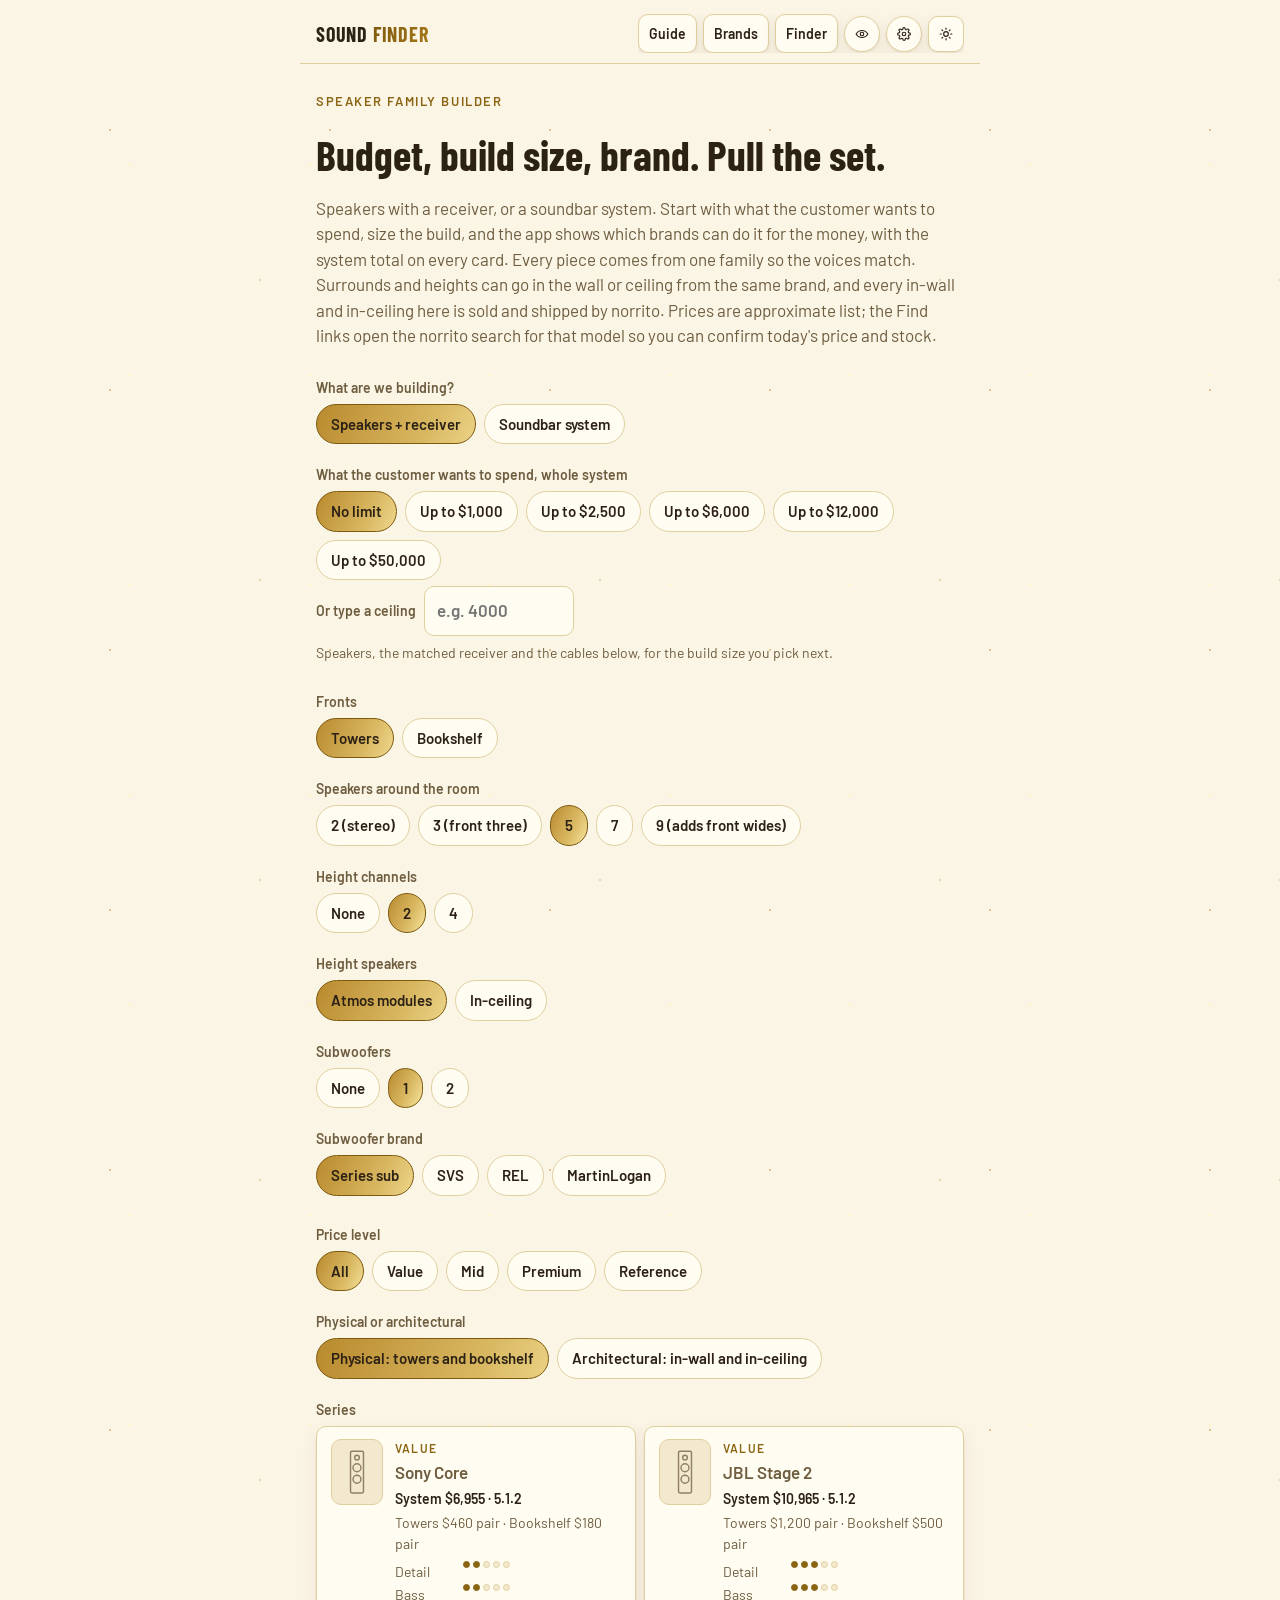
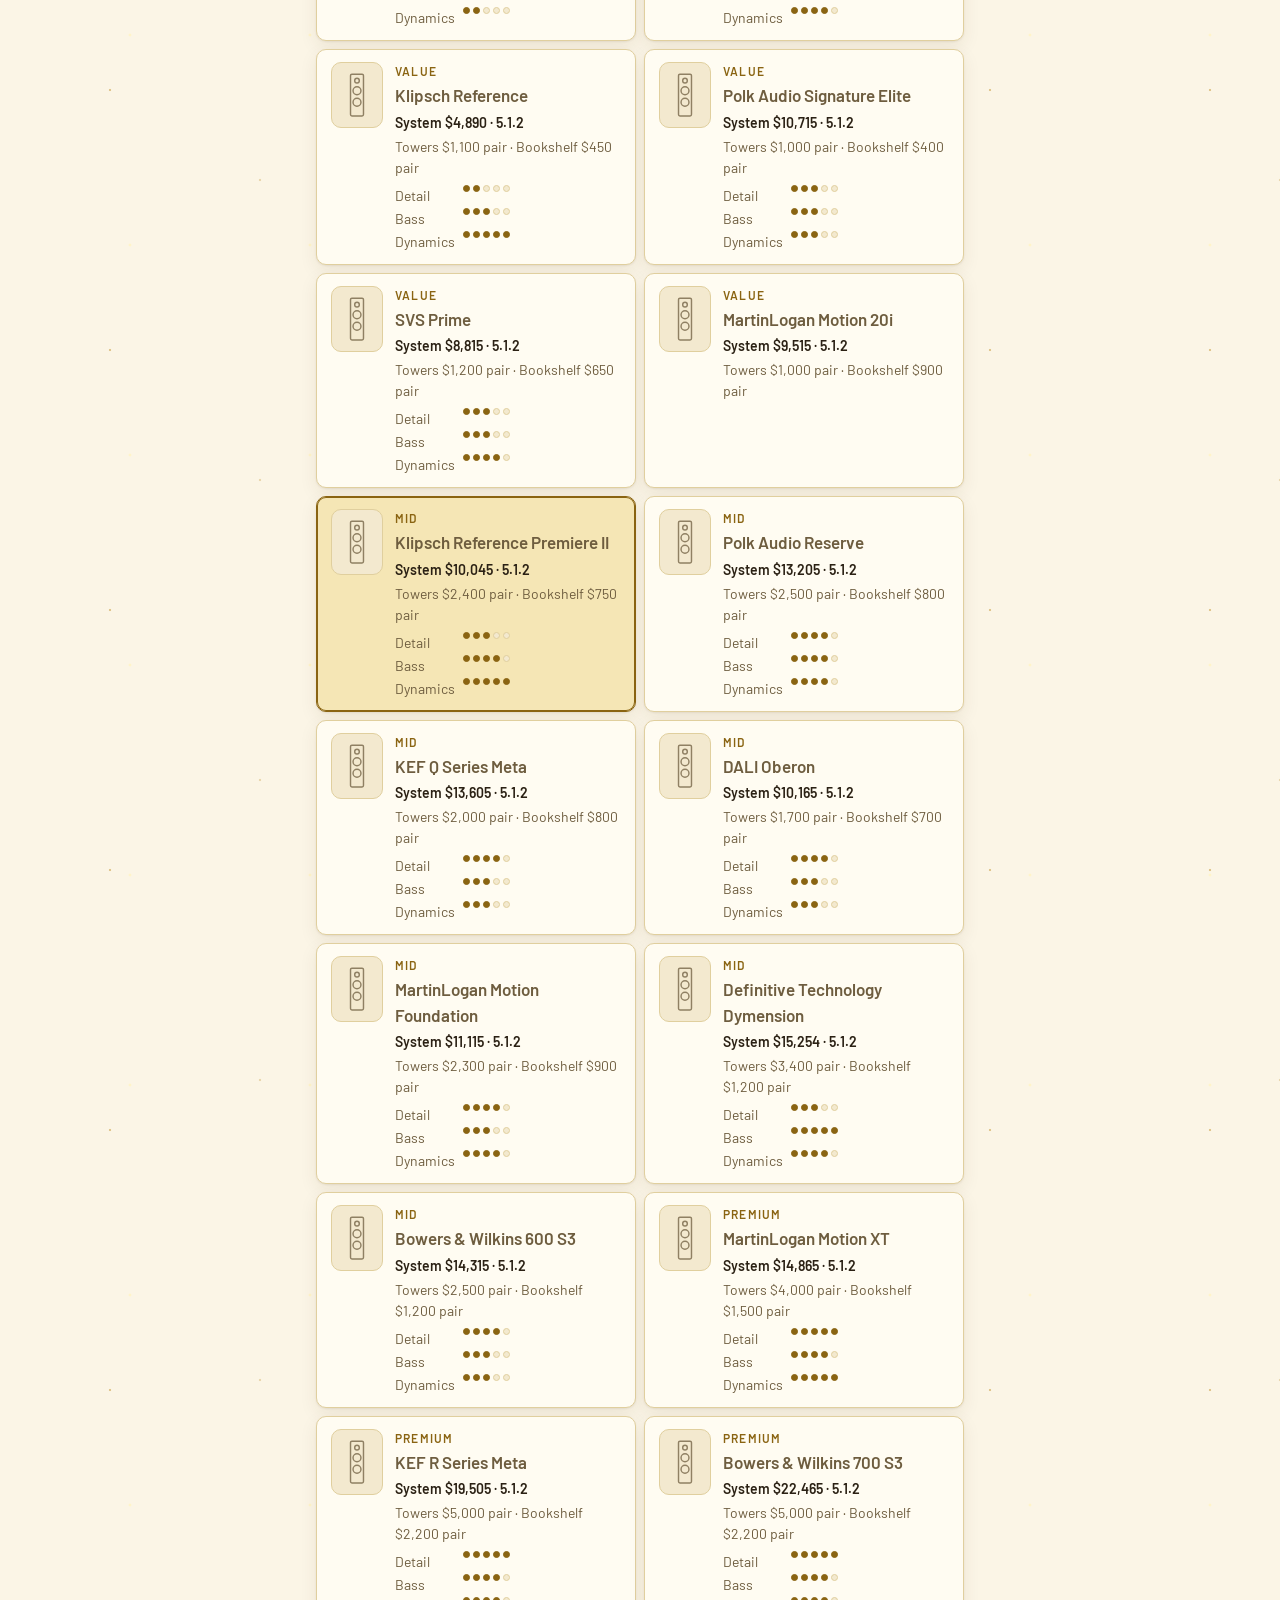
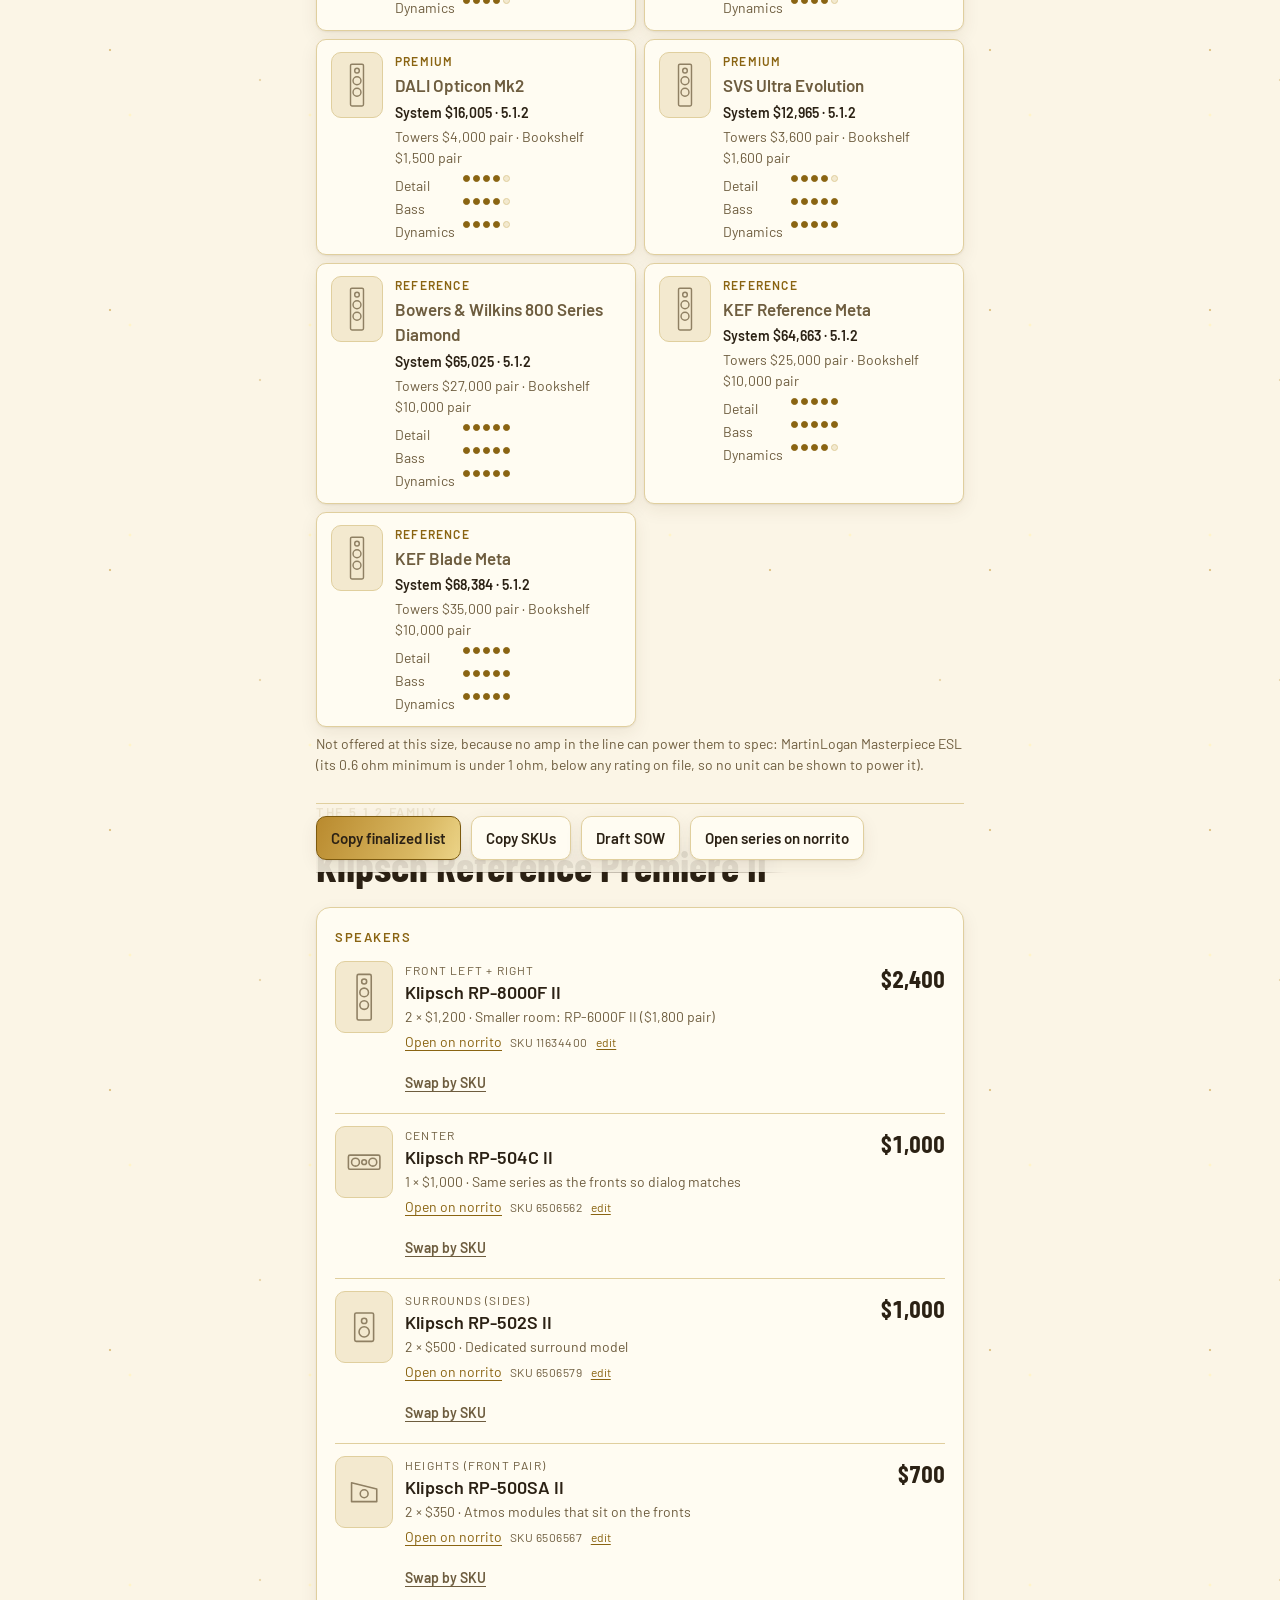
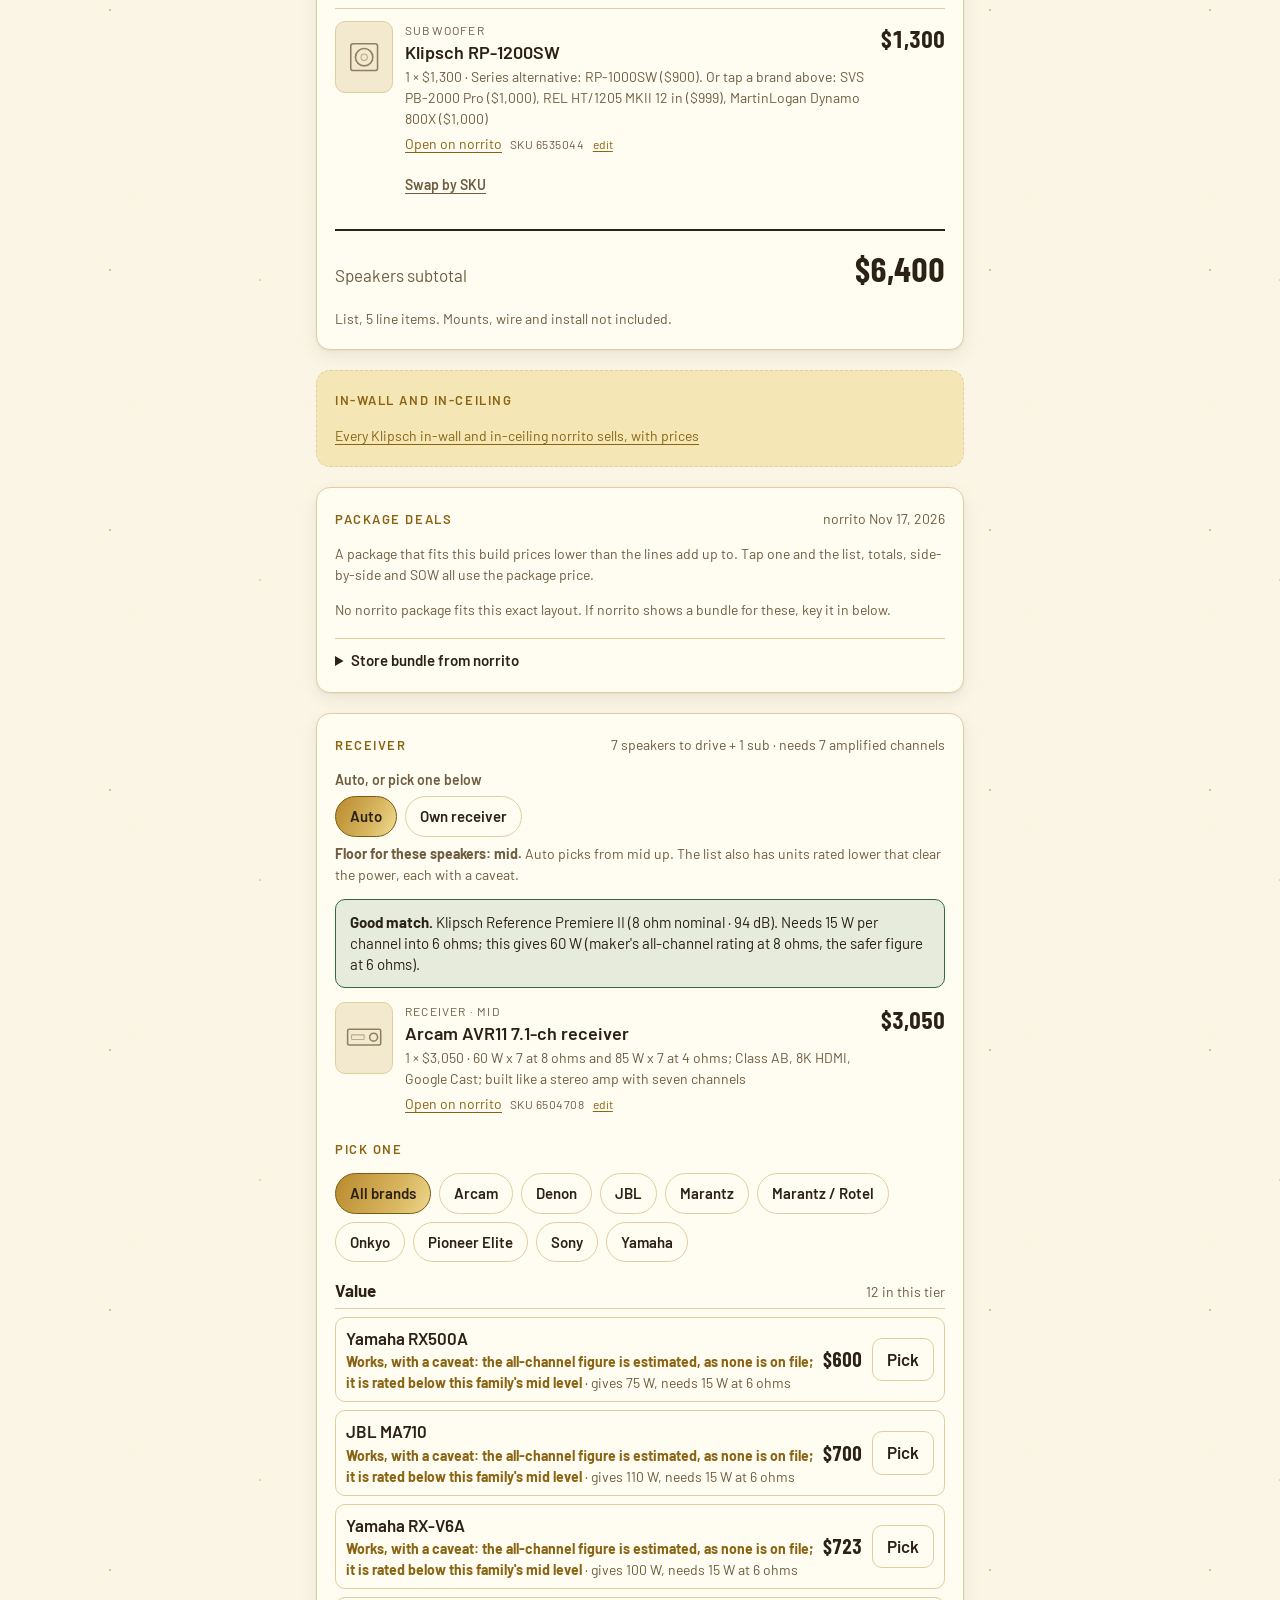
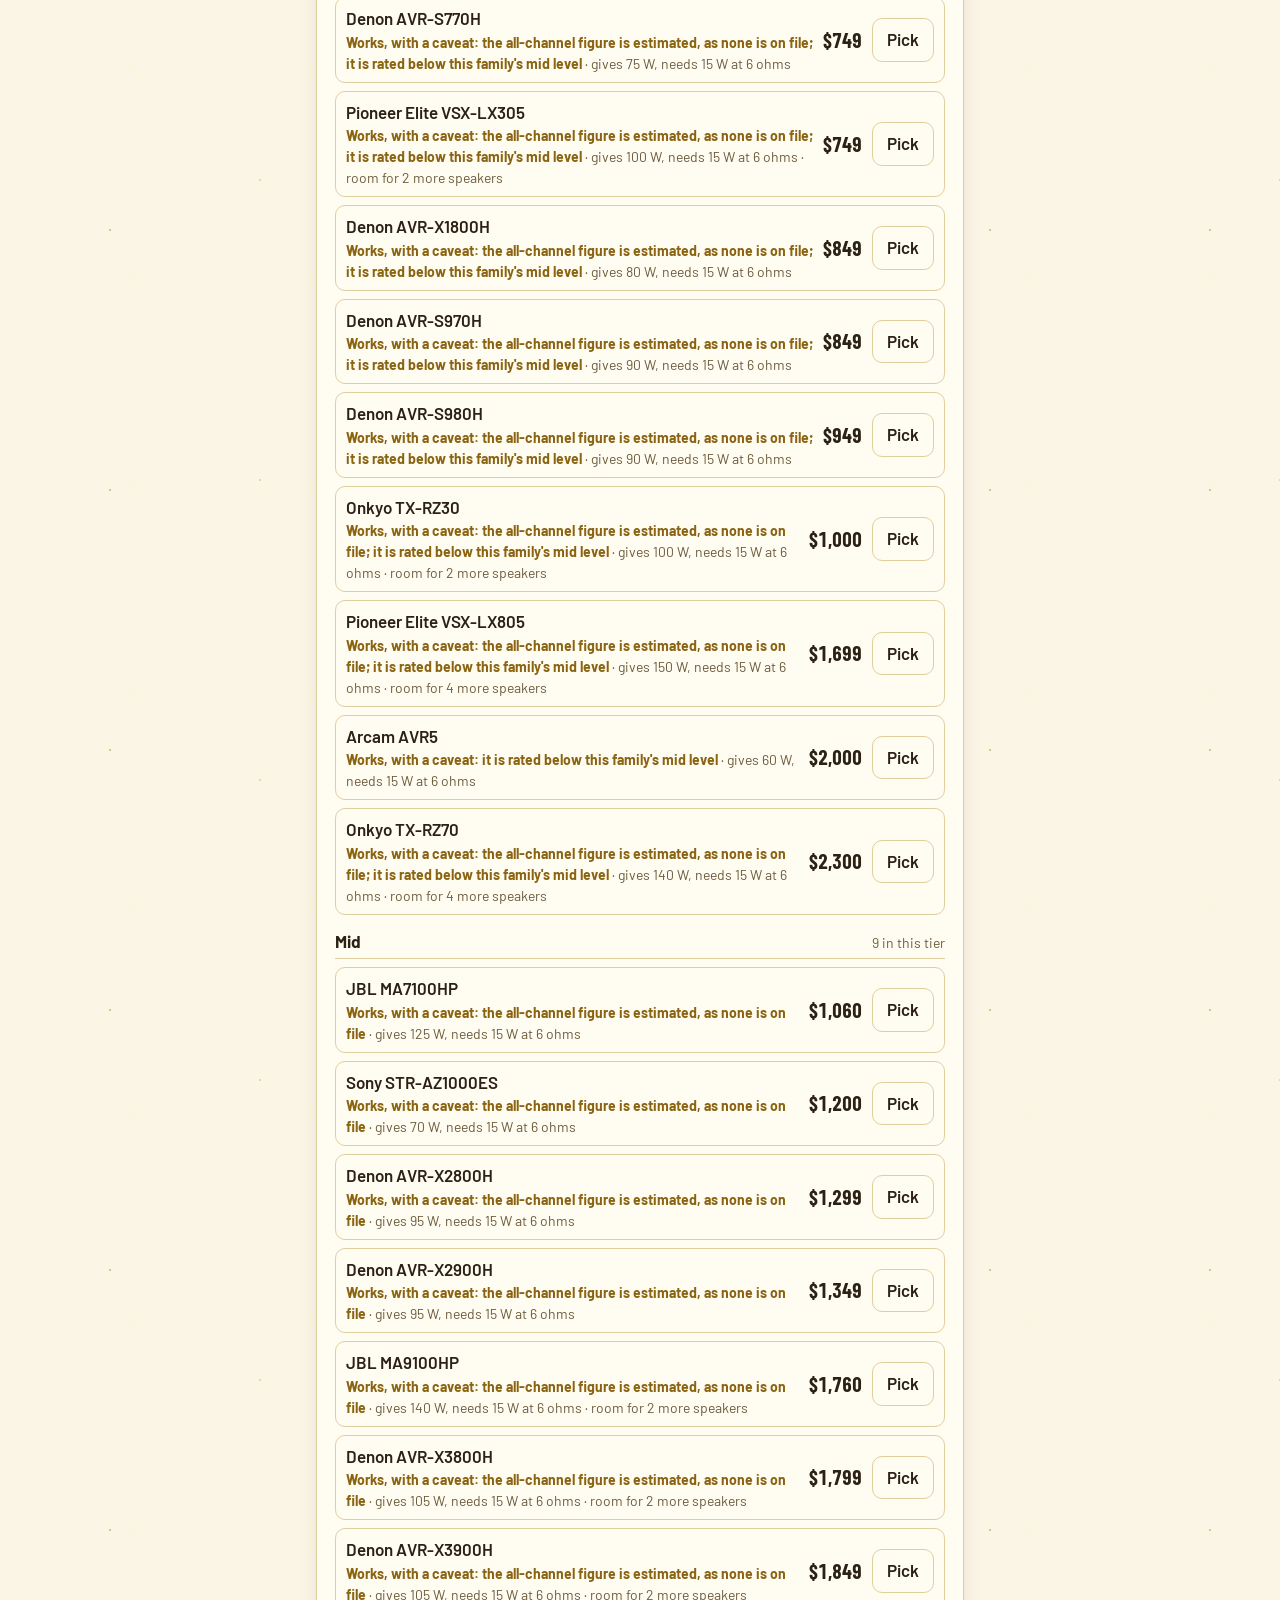
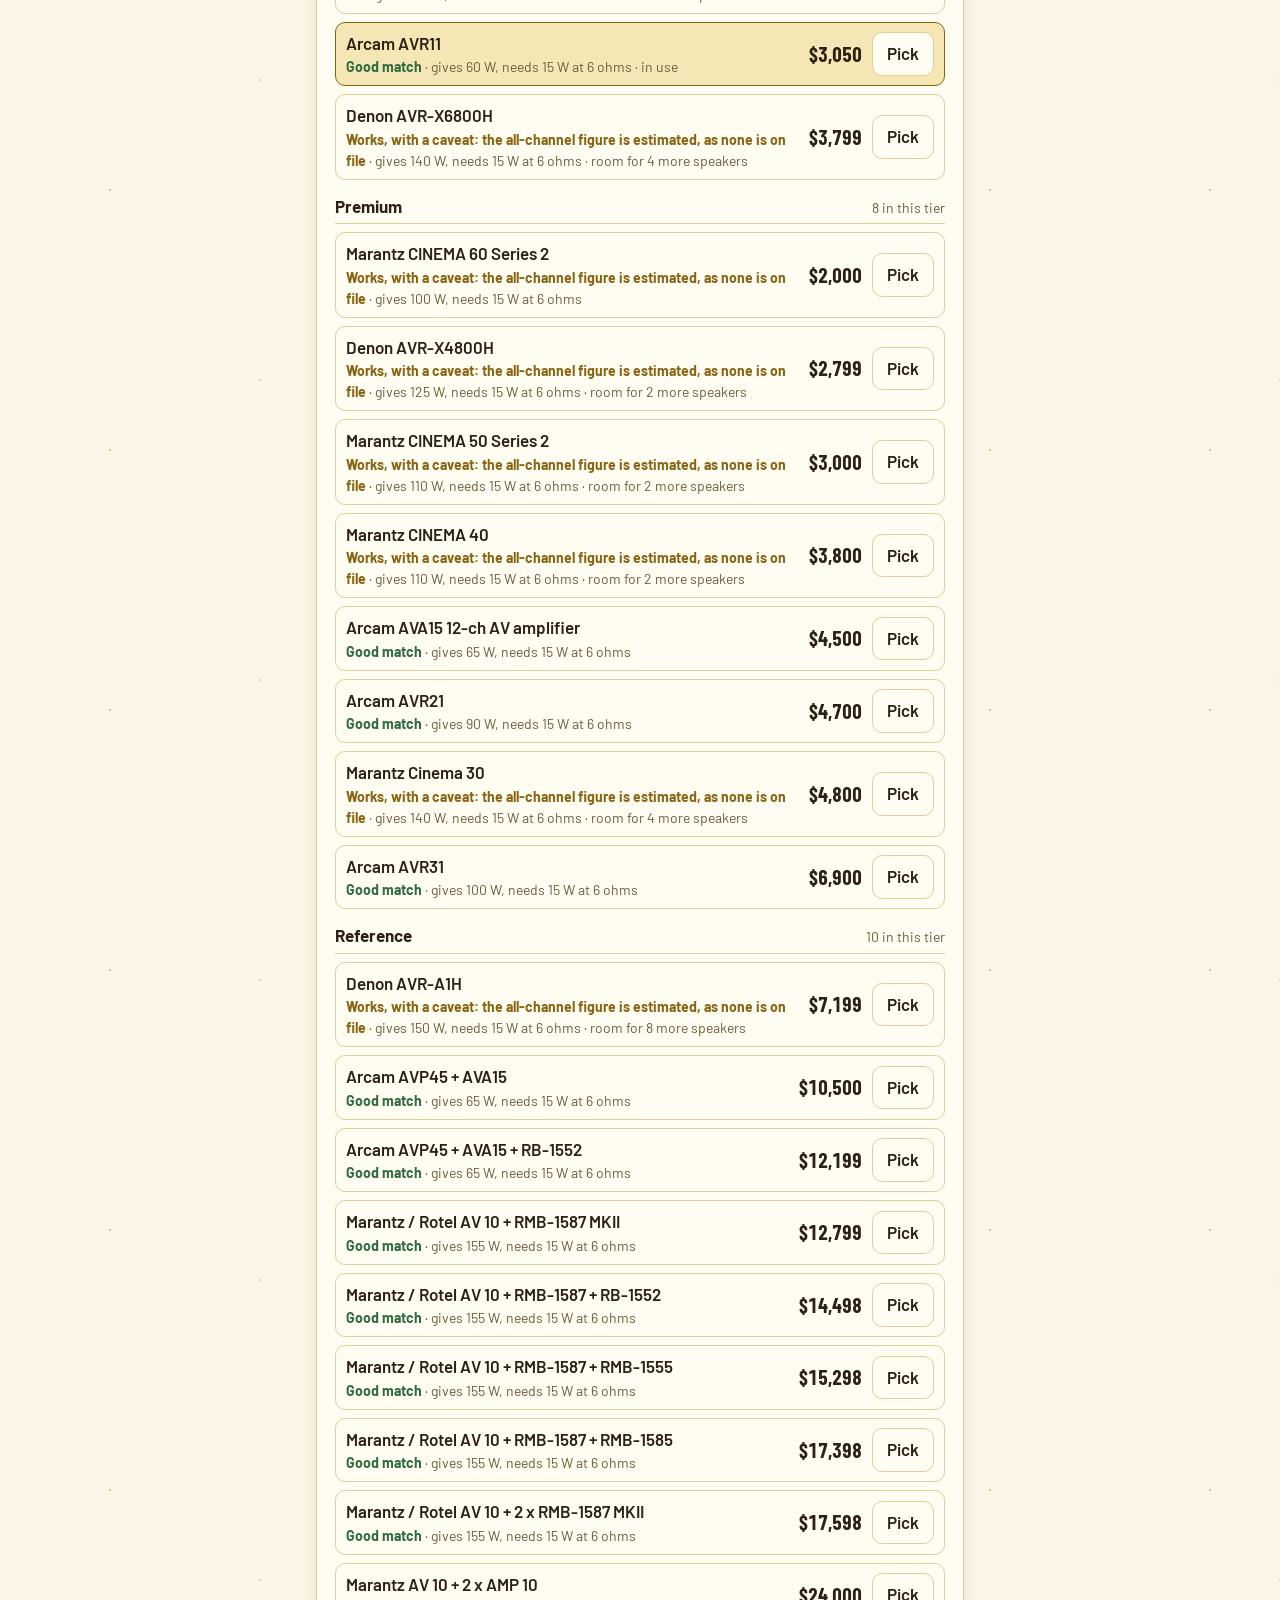
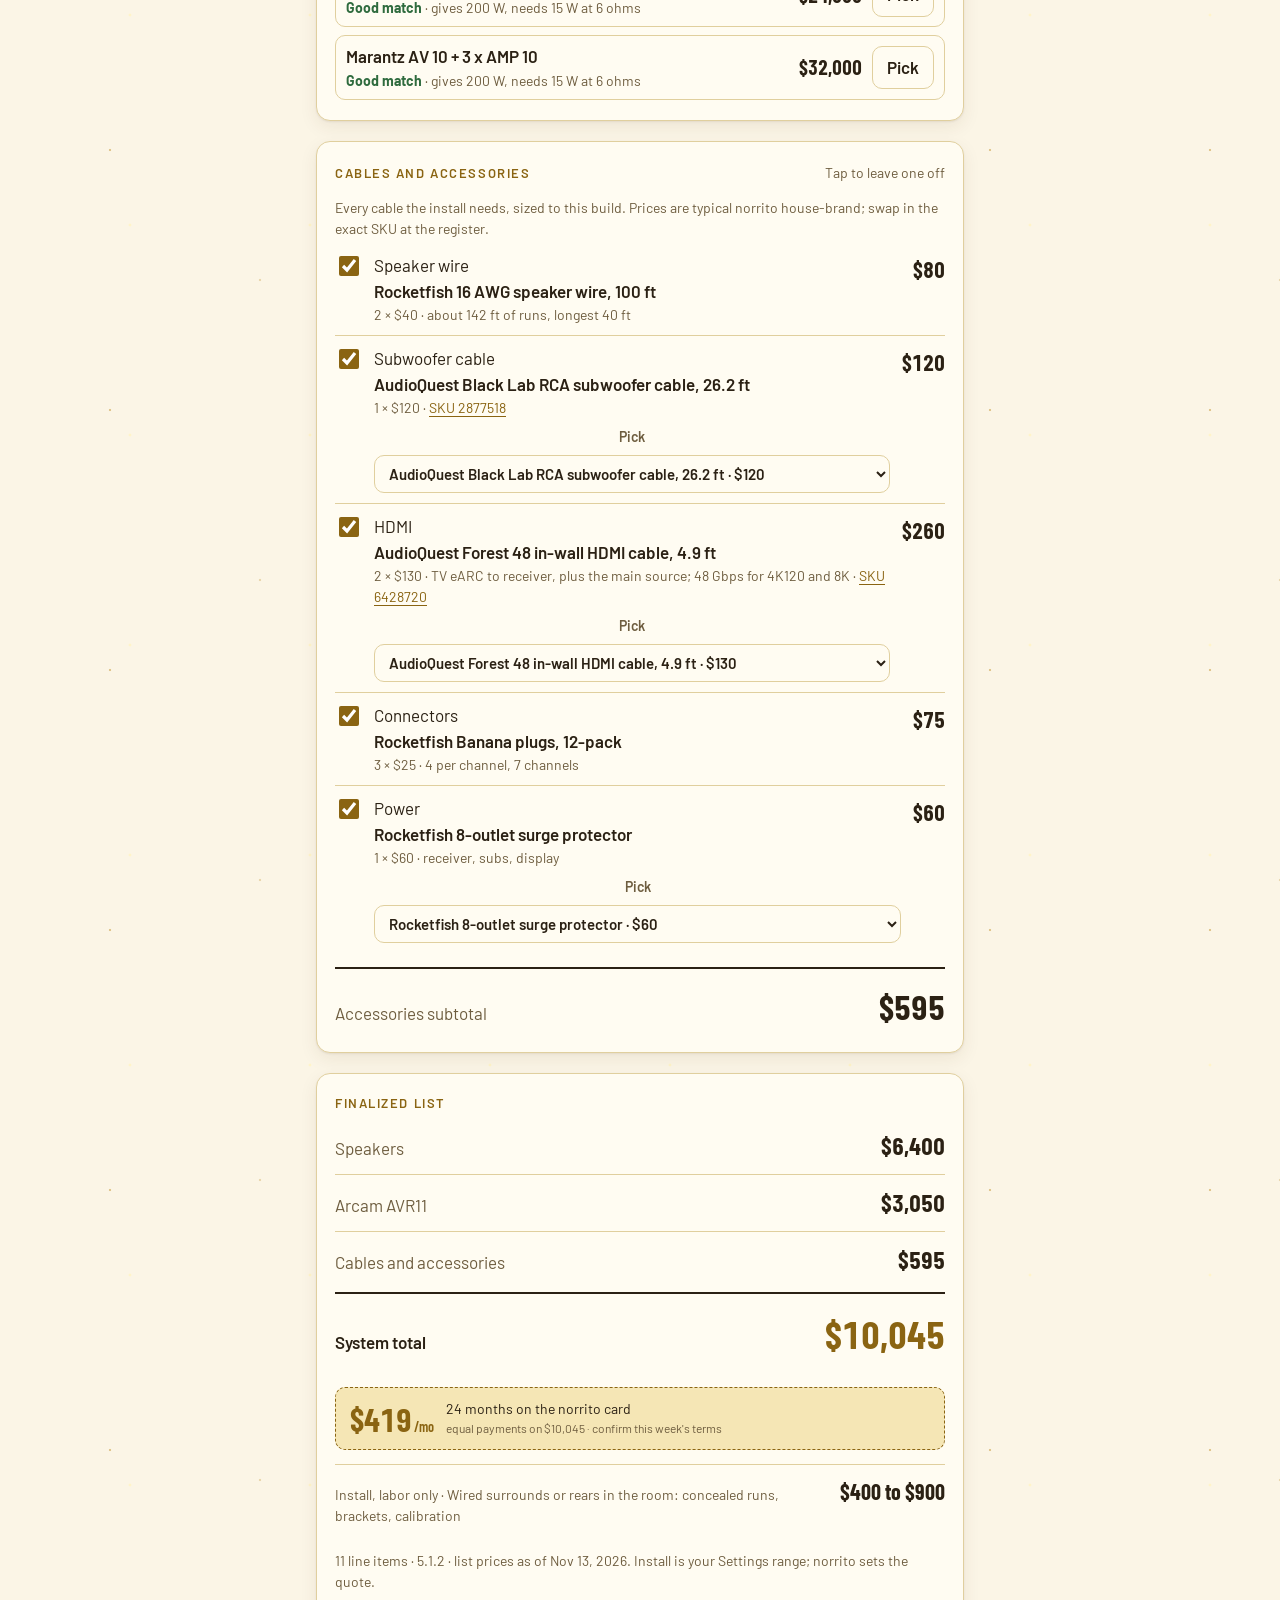
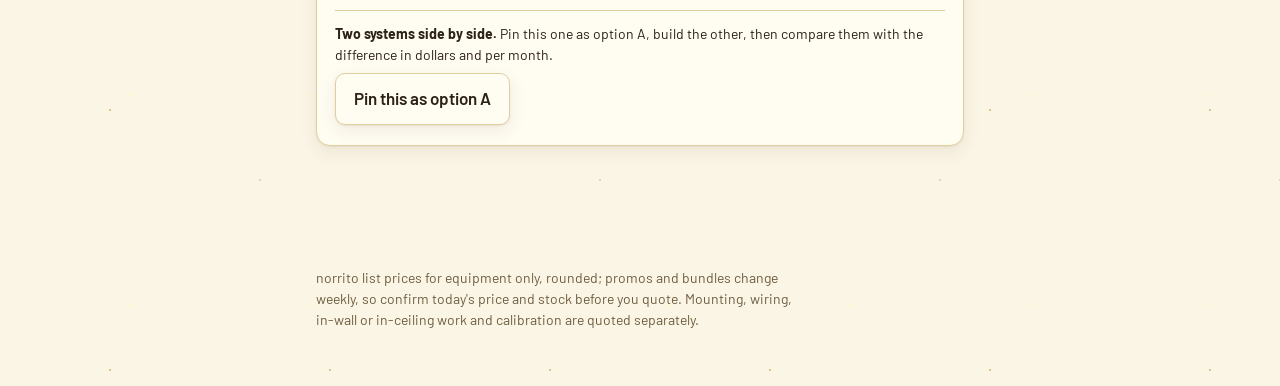
<file: family.html>
<!doctype html>
<html lang="en">
<head>
<meta charset="utf-8">
<meta name="viewport" content="width=device-width, initial-scale=1, viewport-fit=cover">
<title>Speaker Family Builder</title>
<meta name="description" content="Pick a norrito speaker series and a build size; get the matched family, approximate pricing, and links to find each piece.">
<meta name="theme-color" content="#1c1509" media="(prefers-color-scheme: dark)">
<meta name="theme-color" content="#fbf5e6" media="(prefers-color-scheme: light)">
<meta name="apple-mobile-web-app-capable" content="yes">
<meta name="mobile-web-app-capable" content="yes">
<meta name="apple-mobile-web-app-status-bar-style" content="black-translucent">
<meta name="apple-mobile-web-app-title" content="Sound Finder">
<link rel="manifest" href="manifest.webmanifest">
<link rel="apple-touch-icon" href="apple-touch-icon.png">
<link rel="icon" href="icon-192.png" type="image/png">
<link rel="preconnect" href="https://fonts.googleapis.com">
<link rel="preconnect" href="https://fonts.gstatic.com" crossorigin>
<link rel="stylesheet" href="https://fonts.googleapis.com/css2?family=Barlow+Condensed:wght@600;700&family=Barlow:wght@400;500;600&display=swap">
<link rel="stylesheet" href="app.css">
<script src="theme.js"></script>
<script src="data.js"></script>
<script src="images.js"></script>
<script src="bars.js"></script>
<script src="bundles.js"></script>
<script src="sales.js"></script>
</head>
<body>
<div class="wrap">
  <header class="top">
    <a class="brand" href="index.html">Sound <b>Finder</b></a>
    <div class="row">
      <a class="btn" href="series.html">Guide</a>
      <a class="btn" href="brands.html">Brands</a>
      <a class="btn" href="index.html">Finder</a>
    </div>
  </header>

  <section>
    <p class="eyebrow">Speaker family builder</p>
    <h2>Budget, build size, brand. Pull the set.</h2>
    <p class="muted">Speakers with a receiver, or a soundbar system. Start with what the customer wants to spend, size the build, and the app shows which brands can do it for the money, with the system total on every card. Every piece comes from one family so the voices match. Surrounds and heights can go in the wall or ceiling from the same brand, and every in-wall and in-ceiling here is sold and shipped by norrito. Prices are approximate list; the Find links open the norrito search for that model so you can confirm today's price and stock.</p>
  </section>

  <section>
    <div class="ctl">
      <span>What are we building?</span>
      <div class="chips" id="kindChips">
        <button type="button" data-v="speakers" aria-pressed="true">Speakers + receiver</button>
        <button type="button" data-v="bar" aria-pressed="false">Soundbar system</button>
      </div>
    </div>
    <div class="ctl">
      <span>What the customer wants to spend, whole system</span>
      <div class="chips" id="budgetChips">
        <button type="button" data-v="all" aria-pressed="true">No limit</button>
        <button type="button" data-v="b1" aria-pressed="false">Up to $1,000</button>
        <button type="button" data-v="b2" aria-pressed="false">Up to $2,500</button>
        <button type="button" data-v="b3" aria-pressed="false">Up to $6,000</button>
        <button type="button" data-v="b4" aria-pressed="false">Up to $12,000</button>
        <button type="button" data-v="b5" aria-pressed="false">Up to $50,000</button>
      </div>
      <label class="maxlbl">Or type a ceiling <input id="budgetMax" type="number" inputmode="numeric" min="0" step="100" placeholder="e.g. 4000"></label>
      <p class="muted small" id="budgetNote">Speakers, the matched receiver and the cables below, for the build size you pick next.</p>
    </div>
  </section>

  <section id="sizeSec">
    <div class="ctl" id="frontsCtl">
      <span>Fronts</span>
      <div class="chips" id="frontsChips">
        <button type="button" data-v="tower" aria-pressed="true">Towers</button>
        <button type="button" data-v="bookshelf" aria-pressed="false">Bookshelf</button>
      </div>
    </div>
    <div class="ctl">
      <span>Speakers around the room</span>
      <div class="chips" id="aroundChips">
        <button type="button" data-v="2" aria-pressed="false">2 (stereo)</button>
        <button type="button" data-v="3" aria-pressed="false">3 (front three)</button>
        <button type="button" data-v="5" aria-pressed="true">5</button>
        <button type="button" data-v="7" aria-pressed="false">7</button>
        <button type="button" data-v="9" aria-pressed="false">9 (adds front wides)</button>
      </div>
    </div>
    <div class="ctl" id="surroundTypeCtl">
      <span>Surround speakers</span>
      <div class="chips" id="surroundTypeChips">
        <button type="button" data-v="series" aria-pressed="true">Series surrounds</button>
        <button type="button" data-v="inwall" aria-pressed="false">In-wall</button>
        <button type="button" data-v="inceiling" aria-pressed="false">In-ceiling</button>
      </div>
    </div>
    <div class="ctl" id="heightsCtl">
      <span>Height channels</span>
      <div class="chips" id="heightsChips">
        <button type="button" data-v="0" aria-pressed="false">None</button>
        <button type="button" data-v="2" aria-pressed="true">2</button>
        <button type="button" data-v="4" aria-pressed="false">4</button>
      </div>
    </div>
    <div class="ctl" id="heightTypeCtl">
      <span>Height speakers</span>
      <div class="chips" id="heightTypeChips">
        <button type="button" data-v="series" aria-pressed="true">Series heights</button>
        <button type="button" data-v="inceiling" aria-pressed="false">In-ceiling</button>
      </div>
    </div>
    <div class="ctl">
      <span>Subwoofers</span>
      <div class="chips" id="subsChips">
        <button type="button" data-v="0" aria-pressed="false">None</button>
        <button type="button" data-v="1" aria-pressed="true">1</button>
        <button type="button" data-v="2" aria-pressed="false">2</button>
      </div>
    </div>
    <div class="ctl" id="subBrandCtl">
      <span>Subwoofer brand</span>
      <div class="chips" id="subBrandChips">
        <button type="button" data-v="series" aria-pressed="true">Series sub</button>
        <button type="button" data-v="svs" aria-pressed="false">SVS</button>
        <button type="button" data-v="rel" aria-pressed="false">REL</button>
        <button type="button" data-v="ml" aria-pressed="false">MartinLogan</button>
      </div>
    </div>
  </section>

  <section id="barSec" hidden>
    <div class="ctl">
      <span>Subwoofer</span>
      <div class="chips" id="barSubChips">
        <button type="button" data-v="1" aria-pressed="true">With the sub</button>
        <button type="button" data-v="0" aria-pressed="false">Bar only</button>
      </div>
    </div>
    <div class="ctl">
      <span>Rear speakers</span>
      <div class="chips" id="barRearsChips">
        <button type="button" data-v="1" aria-pressed="true">With wireless rears</button>
        <button type="button" data-v="0" aria-pressed="false">No rears</button>
      </div>
    </div>
    <div class="ctl">
      <span>Where the bar goes</span>
      <div class="chips" id="barMountChips">
        <button type="button" data-v="console" aria-pressed="true">On the console</button>
        <button type="button" data-v="wall" aria-pressed="false">Wall mounted</button>
      </div>
    </div>
    <p class="muted small">Every bar here is sold and shipped by norrito. "With the sub" and "with rears" cost nothing extra when the bar ships with them; otherwise the brand's own wireless kit is added.</p>
  </section>

  <section>
    <div class="ctl" id="brandCtl" hidden>
      <span>Brands that build it for the money</span>
      <div class="chips" id="brandChips"></div>
    </div>
    <div class="ctl">
      <span>Price level</span>
      <div class="chips" id="tierChips">
        <button type="button" data-v="all" aria-pressed="true">All</button>
        <button type="button" data-v="value" aria-pressed="false">Value</button>
        <button type="button" data-v="mid" aria-pressed="false">Mid</button>
        <button type="button" data-v="premium" aria-pressed="false">Premium</button>
        <button type="button" data-v="reference" aria-pressed="false">Reference</button>
      </div>
    </div>
    <div class="ctl" id="formCtl">
      <span>Physical or architectural</span>
      <div class="chips" id="formChips">
        <button type="button" data-v="box" aria-pressed="true">Physical: towers and bookshelf</button>
        <button type="button" data-v="arch" aria-pressed="false">Architectural: in-wall and in-ceiling</button>
      </div>
    </div>
    <div class="ctl">
      <span id="seriesLabel">Series</span>
      <div class="series" id="seriesList"></div>
      <p class="muted small" id="overNote" hidden></p>
      <p class="muted small" id="unofferedNote" hidden></p>
    </div>
  </section>

  <section id="result" class="reveal">
    <p class="eyebrow" id="buildLabel"></p>
    <h2 id="buildHead"></h2>
    <div class="card">
      <p class="eyebrow">Speakers</p>
      <div class="lines" id="lines"></div>
      <div class="total"><span class="muted">Speakers subtotal</span><strong id="total"></strong></div>
      <p class="muted small" id="totalNote"></p>
    </div>
    <div class="card alt coach" id="kitNote" hidden></div>
    <div class="card bundles" id="bundleCard" hidden>
      <div class="row between">
        <p class="eyebrow">Package deals</p>
        <span class="muted small" id="bundleAsOf"></span>
      </div>
      <p class="muted small coach" id="bundleIntro">A package that fits this build prices lower than the lines add up to. Tap one and the list, totals, side-by-side and SOW all use the package price.</p>
      <div id="bundleList"></div>
      <details class="storeb coach" id="storeBundle">
        <summary>Store bundle from norrito</summary>
        <div class="sgroup">
          <div class="row">
            <label>Package price<input id="cbPrice" type="number" inputmode="decimal" min="0" step="0.01" placeholder="1499"></label>
            <label class="chk"><input type="checkbox" id="cbAmp"> Receiver rings up in it</label>
          </div>
          <label>Name it<input id="cbName" type="text" placeholder="Mag 5.1 + Denon bundle" autocomplete="off"></label>
          <div class="row">
            <button class="btn primary" type="button" id="cbSave">Save and use</button>
            <button class="btn link" type="button" id="cbClear" hidden>Remove</button>
          </div>
          <p class="muted small">Saved on this phone for this family and layout. It stands in for every speaker line; tick the box when the receiver on screen is part of the package too.</p>
        </div>
      </details>
    </div>
    <div class="card" id="avrCard">
      <div class="row between">
        <p class="eyebrow">Receiver</p>
        <span class="muted small" id="avrNeed"></span>
      </div>
      <div class="ctl" id="avrCtl">
        <span>Auto, or pick one below</span>
        <div class="chips" id="avrChips">
          <button type="button" data-v="auto" aria-pressed="true">Auto</button>
          <button type="button" data-v="none" aria-pressed="false">Own receiver</button>
        </div>
        <p class="muted small" id="avrAuto"></p>
      </div>
      <div id="loadWarn" hidden></div>
      <div class="lines" id="avrLines"></div>
      <div class="tiers" id="avrTiers" hidden></div>
    </div>
    <div class="card" id="accCard">
      <div class="row between">
        <p class="eyebrow">Cables and accessories</p>
        <span class="muted small coach">Tap to leave one off</span>
      </div>
      <p class="muted small">Every cable the install needs, sized to this build. Prices are typical norrito house-brand; swap in the exact SKU at the register.</p>
      <div class="lines" id="accLines"></div>
      <div class="total"><span class="muted">Accessories subtotal</span><strong id="accTotal"></strong></div>
    </div>
    <div class="card">
      <p class="eyebrow">Finalized list</p>
      <div class="sums">
        <div><span class="muted">Speakers</span><b id="sumSpk"></b></div>
        <div><span class="muted" id="sumAvrLabel">Receiver</span><b id="sumAvr"></b></div>
        <div><span class="muted">Cables and accessories</span><b id="sumAcc"></b></div>
        <div class="grand"><span>System total</span><b id="sumTotal"></b></div>
      </div>
      <div id="sumFin"></div>
      <div class="inst"><span>Install, labor only <span class="muted small coach" id="instKind"></span></span><b id="sumInst"></b></div>
      <p class="muted small" id="sumNote"></p>
      <div class="cmpbar" id="cmpBar">
        <p class="small" id="cmpInfo"></p>
        <div class="row">
          <button class="btn" type="button" id="cmpPin">Pin this as option A</button>
          <button class="btn primary" type="button" id="cmpOpen" hidden>Compare A with this</button>
          <button class="btn link" type="button" id="cmpLoad" hidden>Open A</button>
          <button class="btn link" type="button" id="cmpClear" hidden>Clear A</button>
        </div>
      </div>
    </div>
    <dialog class="sheet" id="cmpSheet" aria-label="Two systems side by side">
      <form method="dialog" class="sheetform cmpform">
        <div class="row between">
          <p class="eyebrow">Side by side</p>
          <button class="btn link" type="submit" value="close">Done</button>
        </div>
        <div id="cmpBody"></div>
        <div class="row cmpacts">
          <button class="btn" type="button" id="cmpRec">Recommend A instead</button>
          <button class="btn" type="button" id="cmpSwap">Swap A and B</button>
          <button class="btn coach" type="button" id="cmpCopy">Copy comparison</button>
        </div>
      </form>
    </dialog>
    <div class="card coach sowbox" id="sowCard" hidden>
      <div class="row between">
        <p class="eyebrow">Scope of work draft</p>
        <button class="btn link" type="button" id="sowClose">Close</button>
      </div>
      <label>Room name <input id="sowRoom" type="text" placeholder="Media Room" autocomplete="off"></label>
      <textarea id="sowText" readonly></textarea>
      <div class="row">
        <button class="btn primary" type="button" id="sowCopy">Copy SOW</button>
        <span class="muted small">Custom SOW Fill Out format. Room Control is left out unless the job has automation.</span>
      </div>
    </div>
    <div class="sticky-bar">
      <button class="btn primary" type="button" id="copyBtn">Copy finalized list</button>
      <button class="btn coach" type="button" id="skuBtn">Copy SKUs</button>
      <button class="btn coach" type="button" id="sowBtn">Draft SOW</button>
      <button class="btn" type="button" id="bbyBtn">Open series on norrito</button>
    </div>
  </section>

  <footer>norrito list prices for equipment only, rounded; promos and bundles change weekly, so confirm today's price and stock before you quote. Mounting, wiring, in-wall or in-ceiling work and calibration are quoted separately.</footer>
</div>
<textarea class="offscreen" id="clip" aria-hidden="true" tabindex="-1"></textarea>
<div class="toast" id="toast" role="status" aria-live="polite"></div>

<script>
(function () {
  // Prices: approximate USD list. "pair" entries are priced per pair, everything else per unit.
  // In-wall and in-ceiling picks come from each family's own brand, confirmed sold and shipped by norrito (norrito, Nov 13, 2026).
  // Brands with no architectural line at norrito (Sony, SVS, DALI) get these Klipsch swaps, and the line says so.
  const INCEIL_FALLBACK = { brand: "Klipsch", m: "CDT-5650-C II in-ceiling", pair: 322, note: "Klipsch swap: this brand has no in-ceiling sold by norrito. Sonance MAG6R ($149 pair) is the budget swap" };
  const INWALL_FALLBACK = { brand: "Klipsch", m: "R-5502-W II in-wall LCR", pair: 440, note: "Klipsch swap: this brand has no in-wall sold by norrito. Sonance VX62 ($550 pair) is the other option" };
  // load: what the series asks of a receiver (maker specs, Nov 15, 2026). ohm = nominal, min = published minimum, sens = dB at 2.83 V/1 m
  // for the power check: the load is the minimum impedance, capped at 6 ohms, and the sensitivity sets the watts each channel needs for 104.5 dB at 1 m.
  const SERIES = [
    { id: "sony-core", brand: "Sony", series: "Core", tier: "value", load: { ohm: 6, sens: 87 },
      tower: { m: "SS-CS3", pair: 460 }, bookshelf: { m: "SS-CS5", pair: 180 }, center: { m: "SS-CS8", each: 150 },
      height: { m: "SS-CSE", pair: 200, kind: "module" }, sub: { m: "SS-CS9", each: 200 } },
    { id: "jbl-stage2", brand: "JBL", series: "Stage 2", tier: "value", load: { ohm: 6, sens: 86 },
      tower: { m: "Stage 2 280F", pair: 1200 }, bookshelf: { m: "Stage 2 250B", pair: 500 }, center: { m: "Stage 2 245C", each: 400 },
      height: { m: "Stage 2 240H", pair: 500, kind: "module" }, inceiling: { m: "Stage 260C in-ceiling", pair: 420, note: "$209.95 each; 260CSA angled is the same price, 280C 8 in $309.95" },
      inwall: { m: "Stage 260W in-wall", pair: 420, note: "$209.95 each; Studio 6 6IW ($609.95) is the step up" },
      sub: { m: "Stage 2 220P", each: 400 } },
    { id: "klipsch-ref", brand: "Klipsch", series: "Reference", tier: "value", load: { ohm: 8, sens: 92 },
      tower: { m: "R-800F", pair: 1100 }, bookshelf: { m: "R-50M", pair: 450 }, center: { m: "R-50C", each: 250 },
      height: { m: "R-40SA", pair: 300, kind: "module" }, inceiling: { m: "CDT-5650-C II in-ceiling", pair: 322, note: "$160.99 each (comp $429.99)" },
      inwall: { m: "R-5502-W II in-wall LCR", pair: 440, note: "$219.99 each" },
      sub: { m: "R-121SW", each: 500 }, subAlt: { m: "R-101SW", each: 300 } },
    { id: "polk-es", brand: "Polk Audio", series: "Signature Elite", tier: "value", load: { ohm: 8, sens: 86 },
      tower: { m: "ES60", pair: 1000 }, bookshelf: { m: "ES20", pair: 400 }, center: { m: "ES35", each: 400 },
      height: { m: "ES90", pair: 450, kind: "module", note: "Not found on norrito Nov 15; verify in norrito, or use 70-RT in-ceilings" }, inceiling: { m: "70-RT 7 in in-ceiling", pair: 398, note: "$199 each; the old RC80i rounds are gone from norrito" },
      inwall: { m: "265-RT dual 6.5 in in-wall", pair: 448, note: "$223.99 each" },
      sub: { m: "HTS 12", each: 500 }, subAlt: { m: "HTS 10", each: 400 } },
    { id: "svs-prime", brand: "SVS", series: "Prime", tier: "value", load: { ohm: 8, sens: 87 },
      tower: { m: "Prime Tower", pair: 1200 }, bookshelf: { m: "Prime Bookshelf", pair: 650 }, center: { m: "Prime Center", each: 450 },
      surround: { m: "Prime Satellite", pair: 300 }, height: { m: "Prime Elevation", pair: 500, kind: "speaker" },
      sub: { m: "SB-1000 Pro", each: 600 }, subAlt: { m: "PB-1000 Pro", each: 700 } },
    // Motion 20i floor speaker, Matte White (MO20IMW, norrito SKU 6371193): $499.99 each, sold by norrito (screenshot Nov 18, 2026), so pair = 2 x each.
    // Load from the maker: 4 ohms nominal, compatible with 4/6/8 ohm amps; 90 dB at 2.83 V / 1 m (MartinLogan brochure; norrito lists the same 4 ohm and 90 dB).
    // Center, bookshelf, ceiling, in-wall and sub are the Motion Foundation and Dynamo parts from the ml-foundation and ml sub rows, since the 20i line has no center or sub in the app yet.
    { id: "ml-20i", brand: "MartinLogan", series: "Motion 20i", tier: "value", load: { ohm: 4, sens: 90 },
      tower: { m: "Motion 20i Matte White", pair: 999.98 }, bookshelf: { m: "Motion Foundation B2", pair: 900 }, center: { m: "Motion Foundation C1", each: 550, note: "Confirmed at norrito ($439.99 on promo); the bigger C2 if it is stocked" },
      inceiling: { m: "Installer Series IC6 in-ceiling", pair: 500, note: "$249.99 each; Motion CI MC6 ($499.99 each) adds the Folded Motion tweeter" },
      inwall: { m: "Installer Series IW6 in-wall", pair: 560, note: "$279.99 each; Motion CI MW6 ($599.99 each) adds the Folded Motion tweeter" },
      sub: { m: "Dynamo 600X", each: 700 } },
    { id: "klipsch-rp2", brand: "Klipsch", series: "Reference Premiere II", tier: "mid", load: { ohm: 8, sens: 94 },
      tower: { m: "RP-8000F II", pair: 2400 }, towerAlt: { m: "RP-6000F II", pair: 1800 }, bookshelf: { m: "RP-600M II", pair: 750 }, center: { m: "RP-504C II", each: 1000 },
      surround: { m: "RP-502S II", pair: 1000 }, height: { m: "RP-500SA II", pair: 700, kind: "module" }, inceiling: { m: "CDT-5650-C II in-ceiling", pair: 322, note: "$160.99 each; CDT-5800-C II 8 in is $199.99 each for a big room" },
      inwall: { m: "R-5502-W II in-wall LCR", pair: 440, note: "$219.99 each; the only Reference in-wall norrito sells" },
      sub: { m: "RP-1200SW", each: 1300 }, subAlt: { m: "RP-1000SW", each: 900 } },
    { id: "polk-reserve", brand: "Polk Audio", series: "Reserve", tier: "mid", load: { ohm: 6, min: 3.6, sens: 86 },
      tower: { m: "R700", pair: 2500 }, towerAlt: { m: "R600", pair: 1800 }, bookshelf: { m: "R200", pair: 800 }, center: { m: "R400", each: 900 },
      height: { m: "R900", pair: 500, kind: "module" }, inceiling: { m: "70-RT 7 in in-ceiling", pair: 398, note: "$199 each; 90-RT 9 in is $299 each" },
      inwall: { m: "265-LS 6.5 in 3-way in-wall", pair: 758, note: "$379 each; 265-RT saves $155 each" },
      sub: { m: "HTS 12", each: 500 }, subAlt: { m: "MXT12", each: 500 } },
    { id: "kef-q", brand: "KEF", series: "Q Series Meta", tier: "mid", load: { ohm: 4, min: 3.2, sens: 87 },
      tower: { m: "Q11 Meta", pair: 2000 }, towerAlt: { m: "Q7 Meta", pair: 1500 }, bookshelf: { m: "Q3 Meta", pair: 800 }, center: { m: "Q6 Meta", each: 700 },
      surround: { m: "Q8 Meta", pair: 1000 }, height: { m: "Q8 Meta", pair: 1000, kind: "module" }, inceiling: { m: "Ci160QR Uni-Q in-ceiling", pair: 1000, note: "$499.99 each, the Q Series ceiling; Ci160ES is $399.99 a pair if the budget is tight" },
      inwall: { m: "Ci160QL Uni-Q in-wall", pair: 1000, note: "$499.99 each; Ci160QS square is the same price" },
      sub: { m: "Kube 12 MIE", each: 900 }, subAlt: { m: "Kube 10 MIE", each: 700 } },
    { id: "dali-oberon", brand: "DALI", series: "Oberon", tier: "mid", load: { ohm: 6, sens: 87 },
      tower: { m: "Oberon 7", pair: 1700 }, towerAlt: { m: "Oberon 5", pair: 1200 }, bookshelf: { m: "Oberon 3", pair: 700 }, center: { m: "Oberon Vokal", each: 500 },
      surround: { m: "Oberon On-Wall", pair: 700 }, height: { m: "Alteco C-1", pair: 600, kind: "module" },
      sub: { m: "Sub E-12 F", each: 900 }, subAlt: { m: "Sub E-9 F", each: 700 },
      kit: "Verify in norrito before quoting: a Nov 15, 2026 check found only Oberon 1, 3, 5, 7 and Vokal on norrito; the On-Wall, Alteco C-1 and Sub E series did not come up. Swap in Oberon 1 surrounds, Klipsch CDT ceilings and an SVS sub if they are gone." },
    { id: "ml-foundation", brand: "MartinLogan", series: "Motion Foundation", tier: "mid", load: { ohm: 4, sens: 90 },
      tower: { m: "Motion Foundation F2", pair: 2300 }, towerAlt: { m: "Motion Foundation F1", pair: 1700 }, bookshelf: { m: "Motion Foundation B2", pair: 900 }, center: { m: "Motion Foundation C1", each: 550, note: "Confirmed at norrito ($439.99 on promo); the bigger C2 if it is stocked" },
      inceiling: { m: "Installer Series IC6 in-ceiling", pair: 500, note: "$249.99 each; Motion CI MC6 ($499.99 each) adds the Folded Motion tweeter" },
      inwall: { m: "Installer Series IW6 in-wall", pair: 560, note: "$279.99 each; Motion CI MW6 ($599.99 each) adds the Folded Motion tweeter" },
      sub: { m: "Dynamo 800X", each: 1000 }, subAlt: { m: "Dynamo 600X", each: 700 } },
    { id: "deftech-dym", brand: "Definitive Technology", series: "Dymension", tier: "mid", load: { ohm: 4, sens: 87 },
      tower: { m: "DM70", pair: 3400 }, towerAlt: { m: "DM60", pair: 2600 }, bookshelf: { m: "DM40", pair: 1200 }, center: { m: "DM30", each: 1249, note: "Flagship center with its own powered 8 in sub; $949 on sale when pulled. DM20 slim center ($599) for a low console" },
      surround: { m: "DM80", pair: 1000 }, height: { m: "DM90", pair: 600, kind: "module" }, inceiling: { m: "Dymension CI DC-65 PRO in-ceiling", pair: 758, note: "$379 each; DC-65 MAX is $479 each" },
      inwall: { m: "Dymension CI DW-65 PRO in-wall", pair: 758, note: "$379 each; DW MAX SUR bipolar surround is $679 each" },
      sub: { m: "Descend DN12", each: 1000 }, subAlt: { m: "Descend DN10", each: 800 } },
    { id: "bw-600", brand: "Bowers & Wilkins", series: "600 S3", tier: "mid", load: { ohm: 8, min: 3.0, sens: 88 },
      tower: { m: "603 S3", pair: 2500 }, bookshelf: { m: "606 S3", pair: 1200 }, center: { m: "HTM6 S3", each: 900 },
      inceiling: { m: "CI600 CCM665 in-ceiling", pair: 750, note: "Pair price; CCM664 ($475 each) has the better tweeter" },
      inwall: { m: "CI600 CWM664 in-wall", pair: 900, note: "Pair price" },
      sub: { m: "ASW610", each: 900 }, subAlt: { m: "ASW608", each: 700 } },
    { id: "ml-xt", brand: "MartinLogan", series: "Motion XT", tier: "premium", load: { ohm: 4, sens: 92 },
      tower: { m: "Motion XT F200", pair: 4000 }, towerAlt: { m: "Motion XT F100", pair: 3000 }, bookshelf: { m: "Motion XT B100", pair: 1500 }, center: { m: "Motion XT C100", each: 1300 },
      surround: { m: "Motion XT FX100", pair: 1700, note: "Not found on norrito Nov 15; verify in norrito, or use B100 bookshelves" }, inceiling: { m: "Motion CI MC6 in-ceiling", pair: 1000, note: "$499.99 each with the Folded Motion tweeter; XT CI XTC8 is $1,099.99 each" },
      inwall: { m: "Motion XT CI XTW6 in-wall", pair: 1800, note: "$899.99 each; Motion CI MW6 saves $300 each" },
      sub: { m: "Dynamo 800X", each: 1000 }, subAlt: { m: "Dynamo 1100X", each: 1300, note: "showed as no longer available new on norrito Nov 15" } },
    { id: "kef-r", brand: "KEF", series: "R Series Meta", tier: "premium", load: { ohm: 4, min: 3.2, sens: 87 },
      tower: { m: "R7 Meta", pair: 5000 }, towerAlt: { m: "R5 Meta", pair: 3500 }, bookshelf: { m: "R3 Meta", pair: 2200 }, center: { m: "R6 Meta", each: 1800 },
      height: { m: "R8 Meta", pair: 1300, kind: "module" }, inceiling: { m: "Ci160RR-THX in-ceiling", pair: 2000, note: "$999.99 each; Ci200RR-THX 8 in is $1,199.99 each, Ci160QR saves $500 each" },
      inwall: { m: "Ci4100QL-THX in-wall LCR", pair: 1400, note: "$699.99 each" },
      sub: { m: "Kube 15 MIE", each: 1200 }, subAlt: { m: "KC62", each: 1700 } },
    { id: "bw-700", brand: "Bowers & Wilkins", series: "700 S3", tier: "premium", load: { ohm: 8, min: 3.1, sens: 88 },
      tower: { m: "703 S3", pair: 5000 }, towerAlt: { m: "704 S3", pair: 3600 }, bookshelf: { m: "706 S3", pair: 2200 }, center: { m: "HTM71 S3", each: 2200 },
      inceiling: { m: "CI700 S2 CCM7.5 S2 in-ceiling", pair: 2500, note: "$1,250 each, Carbon Dome tweeter; CI600 CCM664 ($475 each) if heights only" },
      inwall: { m: "CI700 S2 CWM7.5 S2 in-wall", pair: 2700, note: "$1,350 each" },
      sub: { m: "DB4S", each: 2500 }, subAlt: { m: "ASW610", each: 900 } },
    { id: "dali-opticon", brand: "DALI", series: "Opticon Mk2", tier: "premium", load: { ohm: 4, sens: 86.5 },
      tower: { m: "Opticon 8 Mk2", pair: 4000 }, towerAlt: { m: "Opticon 6 Mk2", pair: 2800 }, bookshelf: { m: "Opticon 2 Mk2", pair: 1500 }, center: { m: "Opticon Vokal Mk2", each: 1000 },
      height: { m: "Alteco C-1", pair: 600, kind: "module" },
      sub: { m: "Sub E-12 F", each: 900 },
      kit: "Verify in norrito before quoting: a Nov 15, 2026 check could not find Opticon Mk2, Alteco C-1 or the Sub E series on norrito (only the Oberon line came up). If they are gone, Oberon is the DALI to quote." },
    { id: "svs-ultra", brand: "SVS", series: "Ultra Evolution", tier: "premium", load: { ohm: 6, sens: 87 },
      tower: { m: "Ultra Evolution Tower", pair: 3600 }, bookshelf: { m: "Ultra Evolution Bookshelf", pair: 1600 }, center: { m: "Ultra Evolution Center", each: 1000 },
      surround: { m: "Ultra Evolution Nano", pair: 700 }, height: { m: "Ultra Evolution Elevation", pair: 800, kind: "speaker" },
      sub: { m: "SB-3000", each: 1100 }, subAlt: { m: "PB-3000", each: 1500 } },
    // Reference tier: the best norrito itself sells (norrito, Nov 15, 2026; list prices from the product pages). Models that showed
    // "no longer available in new condition" that day are left out: B&W 801/802 D4 and HTM81/82 D4, ML Classic ESL 9 and BalancedForce subs, KEF KF92.
    { id: "bw-800", brand: "Bowers & Wilkins", series: "800 Series Diamond", tier: "reference", load: { ohm: 8, min: 3.0, sens: 88 },
      tower: { m: "803 D4", pair: 27000 }, towerAlt: { m: "804 D4", pair: 16000 }, bookshelf: { m: "805 D4", pair: 10000 },
      center: { m: "805 D4 (third, as center)", each: 5000, note: "HTM81 D4 and HTM82 D4 showed no longer available at norrito Nov 15; a third 805 D4 under the screen, or HTM71 S3 ($2,200) as the step-down" },
      surround: { m: "805 D4", pair: 10000 }, inceiling: { m: "CI800 CCM8.5 D in-ceiling", pair: 8500, note: "$4,250 each, Diamond tweeter, angled" },
      inwall: { m: "CI800 CWM8.5 D in-wall", pair: 6500, note: "$3,250 each; CWM8.3 D 3-way is $6,300 each" },
      sub: { m: "DB1D dual 12 in", each: 5041, note: "showed $5,040.99 against a $7,200 comp; verify" }, subAlt: { m: "DB3D dual 8 in", each: 4500 },
      kit: "The 800 Series Diamond is the speaker Abbey Road mixes on. 803 D4 is the biggest 800 norrito showed live (801 and 802 D4 were marked no longer available Nov 15). 702 S3 Signature ($4,950 each) and 705 S3 Signature ($5,200 pair) sit between 700 S3 and 800 D4." },
    { id: "kef-reference", brand: "KEF", series: "Reference Meta", tier: "reference", load: { ohm: 4, min: 3.2, sens: 85 },
      tower: { m: "Reference 5 Meta", pair: 25000 }, towerAlt: { m: "Reference 3 Meta", pair: 16000 }, bookshelf: { m: "Reference 1 Meta", pair: 10000 },
      center: { m: "Reference 4 Meta", each: 9000, note: "Reference 2 Meta ($5,999.99) for a smaller screen wall" },
      surround: { m: "Reference 1 Meta", pair: 10000 }, inceiling: { m: "Ci200RR-THX in-ceiling", pair: 2400, note: "$1,199.99 each, the THX reference ceiling" },
      inwall: { m: "Ci5160REFM-THX in-wall", pair: 24000, note: "$11,999.99 each, the Reference Meta in the wall; Ci5160RLM-THX ($3,299.99 each) is the R-grade version" },
      sub: { m: "KC92 dual 9 in", each: 2500 }, subAlt: { m: "Reference 8b dual 9 in", each: 7650, note: "showed $7,649.99 against $8,999.99 comp" },
      kit: "KEF's flagship Uni-Q with the MAT absorber: the Reference 1 Meta is 85 dB and 4 ohms, so give it real power. Sold each; prices above are per pair." },
    { id: "kef-blade", brand: "KEF", series: "Blade Meta", tier: "reference", load: { ohm: 4, min: 3.2, sens: 90 },
      tower: { m: "Blade One Meta", pair: 35000 }, towerAlt: { m: "Blade Two Meta", pair: 28000 }, bookshelf: { m: "Reference 1 Meta", pair: 10000, note: "Blade has no bookshelf; KEF pairs it with Reference Meta" },
      center: { m: "Reference 4 Meta", each: 9000, note: "KEF's own match for a Blade front pair" },
      surround: { m: "Reference 1 Meta", pair: 10000 }, inceiling: { m: "Ci200RR-THX in-ceiling", pair: 2400, note: "$1,199.99 each" },
      inwall: { m: "Ci5160REFM-THX in-wall", pair: 24000, note: "$11,999.99 each" },
      sub: { m: "KC92 dual 9 in", each: 2500 }, subAlt: { m: "Reference 8b dual 9 in", each: 7650 },
      kit: "Single Apparent Source: four force-cancelling woofers around one Uni-Q, so the whole speaker acts as a point source. The most expensive speaker on the floor and the one that sells itself in a demo." },
    { id: "ml-esl", brand: "MartinLogan", series: "Masterpiece ESL", tier: "reference", load: { ohm: 4, min: 0.6, sens: 91 }, frontLabels: ["Big panel", "ElectroMotion ESL X"],
      loadNote: "Electrostatic panels dip under 1 ohm at the top of the band, below every rating in this app, so the power check fails closed. Not offered until the minimum impedance is confirmed on the maker's sheet.",
      tower: { m: "Renaissance ESL 15A", pair: 29000 }, towerAlt: { m: "Expression ESL 13A", pair: 18000 }, bookshelf: { m: "ElectroMotion ESL X", pair: 4500, note: "The smallest electrostatic tower; the ESL line has no bookshelf. Impression ESL 11A ($12,000 pair) sits between it and the Expression" },
      center: { m: "Illusion ESL C34A", each: 9500, note: "Focus ESL C18 ($4,899.99) or ElectroMotion ESL C ($1,999.99) for a smaller wall" },
      surround: { m: "Motion XT B100", pair: 1500, note: "Folded Motion tweeter voice-matches the panels; MartinLogan's own pairing" },
      inceiling: { m: "Motion XT CI XTC8 in-ceiling", pair: 2200, note: "$1,099.99 each" }, inwall: { m: "Tribute 5XW in-wall", pair: 7000, note: "$3,499.99 each, the Masterpiece CI in-wall; XTW6-LCR ($1,699.99 each) is the Motion XT version" },
      sub: { m: "Depth 212 dual 12 in", each: 5500, note: "BalancedForce technology; the BalancedForce 212 and 210 showed no longer available" }, subAlt: { m: "Dynamo 800X", each: 1000 },
      kit: "The electrostatic panel is a film the thickness of a hair driven across its whole surface: no cone, no breakup, dialogue that sounds like a person in the room. Each tower has a powered woofer section with ARC room correction. Classic ESL 9 showed no longer available Nov 15." },
    // Architectural (in-wall / in-ceiling) families. "tower" = in-wall fronts, "bookshelf" = in-ceiling fronts.
    // load on these families = the lowest sensitivity and lowest minimum impedance among the models the app names, from maker sheets (Sonos, Sonance, Russound, Polk, KEF, JBL, MartinLogan, Klipsch, B&W, DefTech). Named models without a sourced figure are listed as open items.
    // Every model below is sold and shipped by norrito; prices are what norrito showed on Nov 13, 2026, each unless the model says pair.
    { id: "jbl-ci", brand: "JBL", series: "Stage Architectural", tier: "value", arch: true, load: { ohm: 8, sens: 87 },
      tower: { m: "Stage 250WL dual 5.25 in in-wall LCR", pair: 700, note: "$349.95 each; left, center or right. Stage 260W 6.5 in in-wall ($209.95) if the budget is tight" }, bookshelf: { m: "Stage 260C 6.5 in in-ceiling", pair: 420, note: "$209.95 each; 260CSA angled is the same price and aims at the seats" },
      center: { m: "Stage 250WL in-wall LCR", each: 350, note: "Same LCR as the fronts, under the screen" },
      surround: { m: "Stage 260C in-ceiling", pair: 420 }, inceiling: { m: "Stage 260C in-ceiling", pair: 420 },
      sub: { m: "Stage 2 220P", each: 400 }, subAlt: { m: "Stage 2 200P", each: 300 },
      kit: "280C and 280CSA 8 in ceilings and the 280W 8 in in-wall are $309.95 each for a big room. Step up to Studio 6 in-walls with the Synthesis compression tweeter: 6IW $609.95, 8IW $719.95, 66LCR $769.95, 88LCR $879.95, Theater quad $1,429.95. Conceal C86 invisible in-wall $2,200." },
    { id: "klipsch-ci", brand: "Klipsch", series: "Reference CI", tier: "value", arch: true, load: { ohm: 8, sens: 92 },
      tower: { m: "R-5502-W II in-wall LCR", pair: 440, note: "$219.99 each (comp $489); dual 5.25 in, horizontal or vertical" }, bookshelf: { m: "CDT-5650-C II 6.5 in in-ceiling", pair: 322, note: "$160.99 each (comp $429.99); pivoting woofer and horn, so aim them at the seats" },
      center: { m: "R-5502-W II in-wall LCR", each: 220, note: "Same LCR as the fronts, mounted horizontal under the screen" },
      surround: { m: "CDT-5650-C II in-ceiling", pair: 322 }, inceiling: { m: "CDT-5650-C II in-ceiling", pair: 322 },
      sub: { m: "R-121SW", each: 500 }, subAlt: { m: "R-101SW", each: 300 },
      kit: "CDT-5800-C II 8 in ceiling $199.99 each for a big room. No Klipsch in-wall sub at norrito, so the sub stays a box. These are the only Klipsch in-wall and in-ceiling pieces norrito sells; the R-2650-C II, R-5650-W II and R-5800-W II never came and the CDT-2650-C II is gone." },
    { id: "polk-ci", brand: "Polk Audio", series: "Vanishing Series", tier: "value", arch: true, load: { ohm: 8, sens: 90 },
      tower: { m: "265-RT dual 6.5 in 3-way in-wall", pair: 448, note: "$223.99 each; thin paintable bezel. 265-LS ($379 each) is the step-up in-wall" }, bookshelf: { m: "70-RT 7 in 3-way in-ceiling", pair: 398, note: "$199 each; angled mid and tweeter. 90-RT 9 in is $299 each" },
      center: { m: "265-RT in-wall (horizontal)", each: 224, note: "Same speaker as the fronts, mounted sideways under the screen" },
      surround: { m: "70-RT in-ceiling", pair: 398 }, inceiling: { m: "70-RT in-ceiling", pair: 398 },
      sub: { m: "HTS 12", each: 500 }, subAlt: { m: "HTS 10", each: 400 },
      kit: "RC6s single-stereo ceiling for a hallway ($149 list, price shows in cart). The RC80i / RC60i / RC85i rounds are gone from norrito and the V-series never came, so this is the Polk architectural line." },
    { id: "deftech-ci", brand: "Definitive Technology", series: "Dymension CI", tier: "mid", arch: true, load: { ohm: 4, sens: 84 },
      tower: { m: "Dymension CI DW-65 MAX 6.5 in in-wall", pair: 958, note: "$479 each; DW-65 PRO ($379 each) saves $200 a pair" }, bookshelf: { m: "Dymension CI DC-65 MAX 6.5 in in-ceiling", pair: 958, note: "$479 each; DC-65 PRO is $379 each" },
      center: { m: "Dymension CI LCR-525 MAX in-wall", each: 529, note: "Dual 5.25 in LCR; LCR-650 MAX dual 6.5 in is $629" },
      surround: { m: "Dymension CI DC-65 PRO in-ceiling", pair: 758 }, inceiling: { m: "Dymension CI DC-65 PRO in-ceiling", pair: 758 },
      sub: { m: "Descend DN12", each: 1000 }, subAlt: { m: "Descend DN10", each: 800 },
      kit: "DW MAX SUR bipolar in-wall surround $679 each is the Definitive trick in the wall; DC-80 MAX SUR does it from the ceiling for $679. 8 in: DC-80 PRO $479, DC-80 MAX $599, DW-80 PRO $479. DC-65 PRO SI single-stereo $429. Older DI line still sold by norrito: DI 6.5R $299.99, DI 6.5LCR $599.99." },
    { id: "ml-ci", brand: "MartinLogan", series: "Motion CI", tier: "mid", arch: true, load: { ohm: 8, sens: 90 },
      tower: { m: "Motion CI MW6 6.5 in in-wall", pair: 1200, note: "$599.99 each with the Folded Motion tweeter" }, bookshelf: { m: "Motion CI MC6-HT angled in-ceiling", pair: 1100, note: "$549.99 each; angled toward the seats for front channels" },
      center: { m: "Motion CI MW4LCR in-wall", each: 600, note: "Dual 4 in LCR, $599.99" },
      surround: { m: "Motion CI MC6 in-ceiling", pair: 1000 }, inceiling: { m: "Motion CI MC6 in-ceiling", pair: 1000 },
      sub: { m: "Dynamo 800X", each: 1000 }, subAlt: { m: "Dynamo 600X", each: 700 },
      kit: "MC8 8 in ceiling $549.99, MC4 4 in $349.99. Installer Series for the budget: IC6 $249.99, IC8 $349.99, IW6 $279.99, IW5LCR $399.99. Helos 12 angled ceiling $449.99 (seen at $199.99), Helos 22 stereo single $549.99. Back boxes C6BXR $30, C8BXR $55, C8HTBXR $65. Dynamo IW-S in-wall sub $799.99 (passive; needs an MP500 or MDA amp)." },
    { id: "kef-ci", brand: "KEF", series: "Ci Series", tier: "premium", arch: true, load: { ohm: 4, min: 3.2, sens: 85 },
      tower: { m: "Ci4100QL-THX in-wall LCR", pair: 1400, note: "$699.99 each; quad 4 in woofers + Uni-Q, THX Ultra. Ci3160RLM-THX ($2,299.99) and Ci5160RLM-THX ($3,299.99) above it" }, bookshelf: { m: "Ci160QR Uni-Q in-ceiling", pair: 1000, note: "$499.99 each; Ci200QR 8 in $599.99, Ci160RR-THX reference $999.99" },
      center: { m: "Ci4100QL-THX in-wall LCR", each: 700, note: "Same LCR as the fronts" },
      surround: { m: "Ci160QR Uni-Q in-ceiling", pair: 1000 }, inceiling: { m: "Ci160QR Uni-Q in-ceiling", pair: 1000 },
      sub: { m: "Kube 12 MIE", each: 900 }, subAlt: { m: "Ci3160RLB-THX in-wall sub (needs an amp)", each: 1300 },
      kit: "Ci160QS square and Ci160QL rectangular in-wall $499.99 each; Ci160ES $399.99 a PAIR and Ci130.2CS 5.25 in $299.99 for the budget; Ci160.2CL in-wall $399.99; Ci160CRds single-stereo $399.99; Ci200.2CR 8 in $499.99. Reference: Ci160RR-THX $999.99, Ci200RR-THX $1,199.99, Ci200RS-THX in-wall $1,199.99." },
    { id: "ml-xtci", brand: "MartinLogan", series: "Motion XT CI", tier: "premium", arch: true, load: { ohm: 4, sens: 91 },
      tower: { m: "Motion XT CI XTW6 6.5 in in-wall", pair: 1800, note: "$899.99 each with the XT Folded Motion tweeter" }, bookshelf: { m: "Motion XT CI XTC8 8 in in-ceiling", pair: 2200, note: "$1,099.99 each" },
      center: { m: "Motion XT CI XTW5LCR in-wall", each: 1200, note: "Dual 5.25 in LCR; XTW6LCR dual 6.5 in is $1,699.99 for a big screen wall" },
      surround: { m: "Motion XT CI XTC8 in-ceiling", pair: 2200 }, inceiling: { m: "Motion CI MC6 in-ceiling", pair: 1000 },
      sub: { m: "Dynamo 1000X", each: 1300 }, subAlt: { m: "Dynamo 800X", each: 1000 },
      kit: "Heights drop to Motion CI MC6 ($499.99 each) because overhead channels do not need the XT tweeter; swap to XTC8 if the customer wants it all XT. Icon 3XW $2,199.99 and Tribute 5XW $3,499.99 are the in-wall flagships above this." },
    { id: "bw-ci600", brand: "Bowers & Wilkins", series: "CI600", tier: "mid", arch: true, load: { ohm: 8, min: 4, sens: 82 },
      tower: { m: "CI600 CWM664 in-wall (pair)", pair: 900, note: "Sold in pairs; 6 in 2-way with aluminum tweeter" }, bookshelf: { m: "CI600 CCM664 in-ceiling", pair: 950, note: "$475 each; CCM665 pair is $750" },
      center: { m: "CI600 CWM664 (one of a pair)", each: 450, note: "B&W sells CI600 in pairs, so a center means a second pair; a single CI700 CWM7.5 S2 ($1,350) is the one-piece option" },
      surround: { m: "CI600 CCM665 in-ceiling (pair)", pair: 750 }, inceiling: { m: "CI600 CCM665 in-ceiling (pair)", pair: 750 },
      sub: { m: "ASW610", each: 900 }, subAlt: { m: "ASW608", each: 700 },
      kit: "Pairs: CCM663RD reduced-depth $1,350, CCM662 3-way $1,650, CCM684 8 in $1,000, CCM683 $1,450, CCM682 8 in 3-way $2,000, CWM652 5 in in-wall $850, CCM632 3 in $950. CCM663SR single-stereo $825 each. CI300 entry: CCM362 6 in ceiling $550 pair, CCM382 8 in $650 pair, in-wall $600 pair." },
    { id: "bw-ci700", brand: "Bowers & Wilkins", series: "CI700 S2", tier: "premium", arch: true, load: { ohm: 8, min: 3.1, sens: 88.5 },
      tower: { m: "CI700 S2 CWM7.5 S2 in-wall", pair: 2700, note: "$1,350 each; Carbon Dome tweeter from 700 S3" }, bookshelf: { m: "CI700 S2 CCM7.5 S2 in-ceiling", pair: 2500, note: "$1,250 each" },
      center: { m: "CI700 S2 CWM7.5 S2 in-wall", each: 1350, note: "Sold singly, so a center is one more. CWM7.3 S2 3-way ($2,800) for a big screen wall" },
      surround: { m: "CI700 S2 CCM7.5 S2 in-ceiling", pair: 2500 }, inceiling: { m: "CI600 CCM664 in-ceiling", pair: 950 },
      sub: { m: "DB4S", each: 2500 }, subAlt: { m: "ASW610", each: 900 },
      kit: "Heights drop to CI600 CCM664 ($475 each); swap to CCM7.5 S2 for all-700. CCM7.3 S2 3-way ceiling $2,550, CWM7.4 S2 $1,550, CWM7.3 S2 $2,800. CI800 CWM8.5D with the Diamond tweeter is $3,250 each." },
    // Reference in-wall and in-ceiling (norrito, Nov 15, 2026).
    { id: "bw-ci800", brand: "Bowers & Wilkins", series: "CI800 Diamond", tier: "reference", arch: true, load: { ohm: 8, min: 3.0, sens: 89 },
      tower: { m: "CI800 CWM8.5 D in-wall", pair: 6500, note: "$3,250 each, Diamond dome tweeter; CWM8.3 D 3-way ($6,300 each) for a big screen wall" }, bookshelf: { m: "CI800 CCM8.5 D angled in-ceiling", pair: 8500, note: "$4,250 each; angled toward the seats" },
      center: { m: "CI800 CWM8.5 D in-wall", each: 3250, note: "Same in-wall as the fronts" },
      surround: { m: "CI800 CCM8.5 D in-ceiling", pair: 8500 }, inceiling: { m: "CI800 CCM8.5 D in-ceiling", pair: 8500 },
      sub: { m: "DB1D dual 12 in", each: 5041 }, subAlt: { m: "DB3D dual 8 in", each: 4500 },
      kit: "The 800 Series Diamond tweeter in the wall. CI700 S2 ($1,350 each) covers heights if the budget needs a break." },
    { id: "kef-ci-ref", brand: "KEF", series: "Ci Reference THX", tier: "reference", arch: true, load: { ohm: 4, min: 3.2, sens: 89 },
      tower: { m: "Ci5160REFM-THX in-wall", pair: 24000, note: "$11,999.99 each: the Reference Meta Uni-Q and four woofers in the wall. Ci5160RLM-THX ($3,299.99 each) is the R-grade step-down" }, bookshelf: { m: "Ci200RR-THX in-ceiling", pair: 2400, note: "$1,199.99 each" },
      center: { m: "Ci5160RLM-THX in-wall", each: 3300, note: "The REFM as center if the wall allows ($11,999.99)" },
      surround: { m: "Ci200RR-THX in-ceiling", pair: 2400 }, inceiling: { m: "Ci200RR-THX in-ceiling", pair: 2400 },
      sub: { m: "KC92 dual 9 in", each: 2500 }, subAlt: { m: "Reference 8b dual 9 in", each: 7650 },
      kit: "THX Ultra certified front stage with nothing showing. Ci200RR-THX ceilings carry the Uni-Q overhead." },
    { id: "ml-ci-ref", brand: "MartinLogan", series: "Masterpiece CI", tier: "reference", arch: true, load: { ohm: 4, sens: 90 },
      tower: { m: "Tribute 5XW in-wall", pair: 7000, note: "$3,499.99 each, the XT Folded Motion tweeter with five woofers; Icon 3XW ($2,199.99 each) below it" }, bookshelf: { m: "Motion XT CI XTC8 in-ceiling", pair: 2200, note: "$1,099.99 each" },
      center: { m: "Motion XT CI XTW6-LCR in-wall", each: 1700, note: "Dual 6.5 in LCR; a third Tribute 5XW ($3,499.99) if the wall allows" },
      surround: { m: "Motion XT CI XTC8 in-ceiling", pair: 2200 }, inceiling: { m: "Motion XT CI XTC8 in-ceiling", pair: 2200 },
      sub: { m: "Depth 212 dual 12 in", each: 5500 }, subAlt: { m: "Dynamo 800X", each: 1000 },
      kit: "MartinLogan's top in-wall line; Statement 40XW and Monument 7XW did not show on norrito Nov 15." },
    { id: "sonance-ref", brand: "Sonance", series: "Reference", tier: "reference", arch: true, load: { ohm: 6, min: 4, sens: 90 }, frontLabels: ["R2 in-wall", "R1 in-wall"],
      tower: { m: "Reference R2 3-way in-wall", pair: 6600, note: "$3,300 each, Sonance's flagship in-wall" }, bookshelf: { m: "Reference R1 3-way in-wall", pair: 3300, note: "$1,650 each" },
      center: { m: "Reference R1 in-wall", each: 1650 },
      surround: { m: "Reference R1 in-wall (R1SUR is the dedicated surround; price in norrito)", pair: 3300 }, inceiling: { m: "Reference R1C-SUR in-ceiling (price in norrito)", pair: 3300, note: "Listed at norrito without a rendered price; verify" },
      sub: { m: "SVS PB17-Ultra R|Evolution", each: 3000, brand: "SVS" }, subAlt: { m: "REL Carbon Special", each: 4999, brand: "REL" },
      kit: "The Sonance line above Visual Performance: 3-way in-walls built as a front stage, not a ceiling speaker. No Sonance reference sub at norrito; pair with SVS or REL." },
    // Sonance. Prices are what norrito showed on Nov 12, 2026 (Mag Series runs on deep promo; comp values in notes).
    { id: "sonance-mag", brand: "Sonance", series: "Mag Series", tier: "value", arch: true, load: { ohm: 8, min: 6, sens: 89 }, frontLabels: ["8 in ceiling", "6.5 in ceiling"],
      tower: { m: "MAG8R 8 in in-ceiling (pair)", pair: 249, note: "Comp. value $1,099; sold in pairs only" }, bookshelf: { m: "MAG6R 6.5 in in-ceiling (pair)", pair: 149, note: "Comp. value $749; sold in pairs only" },
      center: { m: "MAG6R (one more pair; use one as center)", each: 149, note: "Mag has no in-wall center; the MAG5.1R puts a third ceiling speaker above the screen. For real dialog from the screen wall, step up to a VX62 LCR or VP62 LCR." },
      surround: { m: "MAG6R in-ceiling (pair)", pair: 149 }, inceiling: { m: "MAG6R in-ceiling (pair)", pair: 149 },
      sub: { m: "MS10SUB 10 in 275 W", each: 429 }, subAlt: { m: "MAG5.1R complete 5.1 in-ceiling system", each: 749 },
      kit: "The packages are the price story: MAG5.1R, five in-ceilings plus the MS8 SUB, $749 (comp $2,499; $499 to $699 on sale days). MAG5.1 PREMIUM, three MAG6 LCR in-walls, two MAG6R SUR, MS10SUB and the wireless kit, $1,199 (comp $4,499). Set the build to 5.1 and the Package deals card prices them." },
    { id: "sonance-vx", brand: "Sonance", series: "Visual Experience", tier: "mid", arch: true, load: { ohm: 8, min: 6, sens: 89 },
      tower: { m: "VX62 6.5 in in-wall (pair)", pair: 550 }, bookshelf: { m: "VX62R 6.5 in in-ceiling (pair)", pair: 550 },
      center: { m: "VX62 LCR in-wall", each: 440 },
      surround: { m: "VX62R in-ceiling (pair)", pair: 550 }, inceiling: { m: "VX62R in-ceiling (pair)", pair: 550 },
      sub: { m: "MS10SUB 10 in 275 W", each: 429 }, subAlt: { m: "Impact i8 8 in wireless", each: 1100 },
      kit: "VX62 rectangle single $275; VX60R pair $440 below it, VX64R $670 and VX66R $965 pairs above it. VX42 4 in in-wall pair is packaged with the UA 2-125 ARC amp at $1,369.99." },
    { id: "sonance-vp", brand: "Sonance", series: "Visual Performance", tier: "premium", arch: true, load: { ohm: 6, min: 4, sens: 89 },
      tower: { m: "VP62 LCR 6.5 in in-wall (each)", pair: 830, note: "$415 each; clearance units seen at $102.99" }, bookshelf: { m: "VP66R 6.5 in in-ceiling (each)", pair: 865 },
      center: { m: "VP62 LCR in-wall", each: 415 },
      surround: { m: "VP62R SST/SUR thin-line in-ceiling", pair: 990 }, inceiling: { m: "VP66R in-ceiling (each)", pair: 865 },
      sub: { m: "Impact i8 8 in 200 W wireless", each: 1100 }, subAlt: { m: "MS10SUB 10 in 275 W", each: 429 },
      kit: "VP62 rectangle in-wall pair on clearance at $162.99 (comp $479.98). VP66R $432.49 each; VP62R SST/SUR TL $495 each. Sonance has retired the VP68R and VP88R (no longer sold new at norrito); VX is the current line, VP stays for the LCR and Thin-line pieces." },
    { id: "sonance-is", brand: "Sonance", series: "Invisible Series", tier: "premium", arch: true, load: { ohm: 8, sens: 85 },
      tower: { m: "IS8 8 in invisible (pair)", pair: 2120, note: "$1,060 each; plastered over, needs a finisher" }, bookshelf: { m: "IS6 6.5 in invisible (pair)", pair: 1515 },
      center: { m: "IS6 invisible (each)", each: 757.5 },
      surround: { m: "IS6 invisible (pair)", pair: 1515 }, inceiling: { m: "IS6 invisible (pair)", pair: 1515 },
      sub: { m: "Impact i8 8 in 200 W wireless", each: 1100 }, subAlt: { m: "MS10SUB 10 in 275 W", each: 429 },
      kit: "IS8 $2,120 pair / $1,060 each; IS6 $1,515 pair / $757.50 each. 84 to 86 dB sensitivity, so give them a real amp." },
    { id: "sonos-arch", brand: "Sonos", series: "Architectural by Sonance", tier: "mid", arch: true, load: { ohm: 8, sens: 85 }, frontLabels: ["8 in ceiling", "6.5 in ceiling"],
      tower: { m: "In-Ceiling 8 in (pair)", pair: 1099, note: "The new 8 in with deeper bass; needs a Sonos Amp ($699, drives one pair)" }, bookshelf: { m: "In-Ceiling 6 in (pair)", pair: 679, note: "Seen as low as $589.99; comp $729" },
      center: { m: "In-Ceiling 6 in (one of a pair)", each: 340, note: "Sonos sells pairs only and norrito no longer sells the in-wall, so a center is a third ceiling speaker over the screen. Sonos Amp runs 2 channels, so a 5.1 needs three Amps." },
      surround: { m: "In-Ceiling 6 in (pair)", pair: 679 }, inceiling: { m: "In-Ceiling 6 in (pair)", pair: 679 },
      sub: { m: "Sub (Gen 3), wireless", each: 799, brand: "Sonos" }, subAlt: { m: "Sub Mini", each: 429 },
      kit: "Made by Sonance, tuned with Sonos Trueplay. norrito sells the 6 in ceiling pair ($679), the 8 in ceiling pair ($1,099) and the outdoor pair ($899); the in-wall pair has gone to marketplace sellers. Every pair needs a Sonos Amp ($699), so a 2.1 is about $2,150 and most buyers stop at stereo or 2.1 per room." },
    { id: "russound", brand: "Russound", series: "In-Ceiling", tier: "value", arch: true, load: { ohm: 8, sens: 88 }, frontLabels: ["6.5 in enhanced", "6.5 in all-purpose"],
      tower: { m: "6.5 in enhanced-performance in-ceiling (each)", pair: 798, note: "$399 each at norrito; toolless install, paintable grille" }, bookshelf: { m: "6.5 in all-purpose in-ceiling (each)", pair: 436, note: "$218 each; pivoting silk tweeter" },
      center: { m: "6.5 in all-purpose in-ceiling (each)", each: 218 },
      surround: { m: "6.5 in all-purpose in-ceiling (each)", pair: 436 }, inceiling: { m: "6.5 in all-purpose in-ceiling (each)", pair: 436 },
      sub: { m: "SB-1000 Pro", each: 600, brand: "SVS" }, subAlt: { m: "Sonance MS10SUB", each: 429 },
      kit: "Sold as singles ($218, $229 and $399 each at norrito). Russound also lists Acclaim 5 Outback indoor/outdoor bookshelf speakers. No Russound sub at norrito; pair with SVS or the Sonance MS10SUB. Best fit: whole-home audio on Russound or Sonance amps." },
  ];
  // Passive LCR speakers (bars.js SF_LCR): no amp inside, so they are the front three of a speaker system, not a soundbar. Shown at the 3-channel size only.
  (window.SF_LCR || []).forEach(function (b) {
    SERIES.push({ id: b.id, brand: b.brand, series: b.name, tier: b.tier, lcr: true, passive: true, cfg: b.cfg, load: b.load || null, lcrModel: b.m, price: b.price, sku: b.sku, comp: b.comp, tech: b.tech });
  });
  // Subwoofers by brand and price level, for the Subwoofer brand chips (norrito prices; REL rows filled Nov 15, 2026).
  const SUBS = {
    svs: { label: "SVS", value: { m: "SB-1000 Pro", each: 600, sku: "6455214" }, mid: { m: "PB-2000 Pro", each: 1000, sku: "6394985" }, premium: { m: "PB-3000", each: 1500, sku: "6315938" }, reference: { m: "PB17-Ultra R|Evolution", each: 3000, sku: "6603477" } },
    // REL: the HT line is sealed Class D for theater; the T/x line (down-firing passive radiator) is the music pick at each level.
    rel: { label: "REL",
      value: { m: "HT/1003 MKII 10 in", each: 700, sku: "6525869", note: "theater line; T/5x ($799) or T/Zero MKIII ($599) for a music room" },
      mid: { m: "HT/1205 MKII 12 in", each: 999, sku: "6525870", note: "500 W sealed; T/7x ($1,299) for music" },
      premium: { m: "HT/1510 Predator II 15 in", each: 2199, sku: "6526284", note: "1,000 W sealed; T/9x ($1,699) or Classic 99 ($2,099) for music" },
      reference: { m: "Carbon Special", each: 4999, sku: "6646499", note: "carbon-fiber 12 in with the AirShip Direct wireless option ($399)" } },
    ml: { label: "MartinLogan", value: { m: "Dynamo 600X", each: 700, sku: "6255491" }, mid: { m: "Dynamo 800X", each: 1000, sku: "6255495" }, premium: { m: "Dynamo 800X", each: 1000, sku: "6255495" }, reference: { m: "Depth 212", each: 5500, sku: "6664661" } },
  };
  const TIER_ORDER = ["value", "mid", "premium", "reference"];
  // The brand's sub at this level, or the nearest level it makes.
  function subFor(brand, tier) {
    const t = SUBS[brand]; if (!t) return null;
    const i = TIER_ORDER.indexOf(tier);
    const order = TIER_ORDER.slice(0, i + 1).reverse().concat(TIER_ORDER.slice(i + 1));
    for (let k = 0; k < order.length; k++) if (t[order[k]]) return Object.assign({ brand: t.label, level: order[k] }, t[order[k]]);
    return null;
  }
  function subAlts(tier, skip) { return Object.keys(SUBS).filter(function (b) { return b !== skip; }).map(function (b) { return subFor(b, tier); }).filter(Boolean); }
  // Receivers norrito sells and ships, one per price level for each channel count. Prices are norrito list on Nov 13, 2026.
  // Nov 18, 2026: added as alternates the receivers with a norrito seller line and price (Denon AVR-X1800H, AVR-S970H; Sony STR-AN1000, STR-AZ1000ES; Yamaha RX-V6A; Pioneer VSX-LX305; Onkyo TX-RZ70). Not added: Yamaha RX-A2A and RX-A4A (the new-unit seller is not norrito on the listings checked), Onkyo TX-RZ50 (seller line not shown), Denon AVR-S770H/S670H already present. Sony and Yamaha 4-ohm rating left off until checked in the manuals.
  // Marantz CINEMA Series 2 (norrito SKUs 6687403 / 6687404 / 6687405, sold by norrito) replaces the first-generation Cinema 50, 60 and 70s. Their prices are the Marantz list prices ($1,500 / $2,000 / $3,000); confirm the norrito price in norrito. Cinema 30 and Cinema 40 stay first generation.
  // Nov 21, 2026: the Yamaha RX300A (5.2) and RX500A (7.2) from the norrito app screenshot are pickOnly too, in the 5-channel and 7-channel value lists. RX-V6A is $722.99 on sale (was $849.95).
  // Nov 18, 2026: the Denon and Marantz AVRs from the norrito app screenshots are alternates marked pickOnly. They are picker options only. Auto, the floor, the budget pick, the power-note switch and the not-offered reason never see them, so Auto keeps the units it had.
  // A receiver with no all-channel rating on file stands in on a build of five channels or more: its two-channel figure is used and flagged est, so it shows in the picker only, with the caveat.
  // ohm4: informational only. Whether a unit can drive a load is decided by powerCheck, from the SF_POWER ratings in bars.js.
  const AVRS = {
    2: { need: "2 amplified channels",
      value: { brand: "Sony", m: "STR-DH590 5.2-ch receiver", cur: "easy", price: 450, ohm4: false, why: "4K HDR and Bluetooth; five channels, so the stereo pair can grow into a 5.1 later. 90 W x 2 at 6 ohms (minimum RMS); Sony publishes no 8-ohm figure",
        alts: [{ brand: "Rotel", m: "A10 MKII 2.0-ch integrated amplifier", cur: "ok", price: 699, role: "Integrated amp", sku: "6571776", why: "50 W x 2 Class AB, phono input, Bluetooth; a real stereo amp at the price of a budget receiver, two channels only" },
               { brand: "Rotel", m: "A11 MKII 2.0-ch integrated amplifier", cur: "ok", price: 949, role: "Integrated amp", sku: "6571771", why: "50 W x 2 into 8 ohms; the Ken Ishiwata-tuned A11 with Bluetooth and phono. No 4-ohm figure published" },
               { brand: "Marantz", m: "PM6007 2.0-ch integrated amplifier", pickOnly: true, cur: "easy", price: 750, role: "Integrated amp", sku: "6510171", why: "45 W x 2 into 8 ohms and 60 W at 4 ohms, per Marantz; two channels with a built-in phono stage" },
               { brand: "Denon", m: "CEOL RCD-N12 2.0-ch receiver", pickOnly: true, cur: "ok", price: 699, role: "Stereo receiver", sku: "6561378", why: "65 W x 2 into 4 ohms, HEOS and Alexa; Denon publishes no 8-ohm figure, so it is checked only on loads of 4.5 ohms or less" }] },
      mid: { brand: "Denon", m: "DRA-900H 2.2-ch stereo receiver", cur: "ok", price: 799, why: "True two-channel: 100 W x 2 into 8 ohms (120 W at 6 ohms), 8K HDMI, HEOS streaming, two sub outs",
        alts: [{ brand: "Rotel", m: "A12 MKII 2.0-ch integrated amplifier", cur: "ok", price: 1199, role: "Integrated amp", sku: "6557356", why: "60 W x 2 with a built-in DAC, phono and Bluetooth; showed $200 off $1,399" },
               { brand: "Rotel", m: "A14 MKII 2.0-ch integrated amplifier", cur: "ok", price: 1599, role: "Integrated amp", sku: "6557360", why: "80 W x 2, DAC, phono, Bluetooth; showed $300 off $1,899" },
               { brand: "Rotel", m: "S14 2.0-ch streaming amplifier", cur: "ok", price: 1999, role: "Streaming amp", sku: "6635556", why: "80 W x 2 with streaming built in (AirPlay 2, Chromecast, Roon Ready): the one-box music system" },
               { brand: "Arcam", m: "Radia A15+ 2.0-ch integrated amplifier", cur: "ok", price: 1500, role: "Integrated amp", sku: "6642223", why: "80 W x 2 Class AB with a DAC and phono; 120 W x 2 at 4 ohms; Arcam's mid Radia" },
               { brand: "Denon", m: "AVR-X2800H 7.2-ch receiver", cur: "strong", price: 1299, why: "95 W x 2 into 8 ohms and 125 W at 6 ohms; pre-outs, and five channels in reserve if the room grows" },
               { brand: "Marantz", m: "MODEL M1 2.0-ch streaming amplifier", pickOnly: true, cur: "strong", price: 1000, role: "Streaming amp", sku: "6583368", why: "100 W x 2 into 8 ohms and 125 W at 4 ohms, per Marantz; HEOS streaming and eARC" },
               { brand: "Marantz", m: "STEREO 70s 2.0-ch stereo receiver", pickOnly: true, cur: "easy", price: 1200, role: "Stereo receiver", sku: "6561073", why: "75 W x 2 into 8 ohms, per Marantz; no 4- or 6-ohm figure published" },
               { brand: "Marantz", m: "MODEL 60n 2.0-ch network integrated amplifier", pickOnly: true, cur: "ok", price: 1600, role: "Integrated amp", sku: "6599651", why: "60 W x 2 into 8 ohms and 80 W at 4 ohms, per Marantz; network streaming" }] },
      premium: { brand: "Marantz", m: "CINEMA 60 Series 2 7.2-ch receiver", sku: "6687404", cur: "strong", price: 2000, why: "100 W x 2 into 8 ohms and 140 W at 6 ohms, for a premium stereo pair, with five channels in reserve for a full theater",
        alts: [{ brand: "Rotel", m: "RA-1572 MKII 2.0-ch integrated amplifier", cur: "strong", price: 2299, role: "Integrated amp", sku: "6557369", why: "120 W x 2 Class AB, DAC, phono, Bluetooth; showed $400 off $2,699" },
               { brand: "Arcam", m: "Radia A25+ 2.0-ch integrated amplifier", cur: "strong", price: 2000, role: "Integrated amp", sku: "6642221", why: "100 W x 2 into 8 ohms and 165 W at 4 ohms, Class G, in the Radia line" },
               { brand: "Rotel", m: "RA-1592 MKII 2.0-ch integrated amplifier", cur: "strong", price: 3699, role: "Integrated amp", sku: "6557371", why: "200 W x 2 Class AB; Rotel's biggest integrated; showed $500 off" },
               { brand: "Michi", m: "Prestige X430 2.0-ch integrated amplifier", cur: "strong", price: 4999, role: "Integrated amp", sku: "6678050", why: "210 W x 2 into 8 ohms, Rotel's Michi build: two-channel only, for the music room that will stay two-channel" },
               { brand: "Marantz", m: "MODEL 50 2.0-ch integrated amplifier", pickOnly: true, cur: "ok", price: 2000, role: "Integrated amp", sku: "6565497", why: "70 W x 2 into 8 ohms and 100 W at 4 ohms, per Marantz; HDAM SA-3 circuitry, two channels" },
               { brand: "Marantz", m: "MODEL 30 2.0-ch integrated amplifier", pickOnly: true, cur: "strong", price: 3500, role: "Integrated amp", sku: "6461445", why: "100 W x 2 into 8 ohms and 200 W at 4 ohms, per Marantz; Sound Master tuning, two channels" }] },
      reference: { brand: "Marantz", m: "Model 10 2.0-ch integrated amplifier", cur: "strong", price: 15000, role: "Integrated amp", why: "250 W x 2 into 8 ohms, the flagship Marantz integrated",
        alts: [{ brand: "Michi", m: "X5 Series 2 2.0-ch integrated amplifier", cur: "strong", price: 9499, role: "Integrated amp", sku: "6572433", why: "Michi's flagship: 350 W x 2 into 8 ohms. No 4-ohm figure published" },
               { brand: "Michi", m: "X3 Series 2 2.0-ch integrated amplifier", cur: "strong", price: 7499, role: "Integrated amp", sku: "6557355", why: "200 W x 2 into 8 ohms; Michi build with a smaller footprint. No 4-ohm figure published" },
               { brand: "Rotel", m: "RC-1590 MKII preamplifier + RB-1590 2.0-ch power amplifier", cur: "strong", short: "RC-1590 MKII + RB-1590", price: 7298, role: "Separates", sku: "5708756", parts: ["Rotel RB-1590"], why: "$2,699 + $4,599: balanced preamp with MQA and Roon; the RB-1590 is 350 W x 2 into 8 ohms; Rotel's reference stereo separates" },
               { brand: "Arcam", m: "Radia SA45 2.2-ch integrated amplifier", cur: "strong", price: 5500, role: "Integrated amp", sku: "6622108", why: "180 W x 2 into 8 ohms and 300 W at 4 ohms, Class G, with two sub outs; Arcam's flagship integrated" },
               { brand: "Michi", m: "Prestige X430 2.0-ch integrated amplifier", cur: "strong", price: 4999, role: "Integrated amp", sku: "6678050", why: "210 W x 2 into 8 ohms; the entry to Michi" }] } },
    5: { need: "5 amplified channels",
      value: { brand: "Sony", m: "STR-DH590 5.2-ch receiver", cur: "easy", price: 450, ohm4: false, why: "The lowest-cost 5.1 receiver on the floor; 4K HDR, Bluetooth, auto calibration. 90 W x 2 at 6 ohms (minimum RMS); no all-channel rating published",
        alts: [{ brand: "JBL", m: "MA310 5.2-ch receiver", cur: "ok", price: 440, sku: "6584222", why: "Bluetooth, HDR and a voice assistant in a 5.2 receiver; 50 W x 2 into 8 ohms (FTC); sold by norrito at $439.95" },
               { brand: "Yamaha", m: "RX-V6A 7.2-ch receiver", cur: "ok", price: 722.99, ohm4: false, sku: "6422266", why: "100 W x 2 into 8 ohms with Dolby Atmos and MusicCast; no all-channel rating published; sold by norrito at $722.99 on sale, $849.95 comparable" },
               { brand: "Denon", m: "AVR-X1800H 7.2-ch receiver", cur: "ok", price: 849, sku: "6559381", why: "80 W x 2 into 8 ohms and 120 W at 6 ohms, HEOS and 8K HDMI; no all-channel rating published; sold by norrito at $849" },
               { brand: "Denon", m: "AVR-S970H 7.2-ch receiver", cur: "ok", price: 849, sku: "6519391", why: "90 W x 2 into 8 ohms and 125 W at 6 ohms, HEOS and Dolby Atmos; no all-channel rating published; sold by norrito at $849 on sale, $949 comparable" },
               { brand: "Sony", m: "STR-AN1000 7.2-ch receiver", cur: "ok", price: 849.99, ohm4: false, sku: "6533290", why: "100 W x 2 at 6 ohms (minimum RMS) with Dolby Atmos and DTS:X; no all-channel rating published; sold by norrito at $849.99" },
               { brand: "Denon", m: "AVR-S570BT 5.2-ch receiver", pickOnly: true, cur: "easy", price: 449, sku: "6517803", why: "70 W x 2 into 8 ohms and 90 W at 6 ohms, per Denon; no all-channel rating published" },
               { brand: "Marantz", m: "NR1510 5.2-ch receiver", pickOnly: true, cur: "easy", price: 700, sku: "6345924", why: "50 W x 2 into 8 ohms and 60 W at 6 ohms, per Marantz; slim chassis; no all-channel rating published" },
               { brand: "Yamaha", m: "RX300A 5.2-ch receiver", pickOnly: true, cur: "easy", price: 399.95, ohm4: false, sku: "6678613", why: "70 W x 2 into 8 ohms (2 ch driven), per Yamaha's sheet; no all-channel or 4-ohm figure published; sold by norrito at $399.95" },
               { brand: "Yamaha", m: "RX500A 7.2-ch receiver", pickOnly: true, cur: "easy", price: 599.95, ohm4: false, sku: "6689373", why: "75 W x 2 into 8 ohms (2 ch driven), per Yamaha's sheet; no all-channel or 4-ohm figure published; sold by norrito at $599.95" }] },
      mid: { brand: "Denon", m: "AVR-S670H 5.2-ch receiver", cur: "ok", price: 649, why: "75 W x 2 into 8 ohms and 100 W at 6 ohms; 8K HDMI, HEOS, Audyssey room correction, phono input, Alexa; no all-channel rating published",
        alts: [{ brand: "Denon", m: "AVR-X2800H 7.2-ch receiver", cur: "strong", price: 1299, why: "95 W x 2 into 8 ohms and 125 W at 6 ohms; pre-outs and Audyssey MultEQ XT; two channels spare for heights later" },
               { brand: "Arcam", m: "AVR5 7.1-ch receiver", cur: "ok", price: 2000, sku: "6473960", why: "60 W x 7 at 8 ohms and 85 W x 7 at 4 ohms; Class AB with Dirac EQ profiles and Google Cast; the entry Arcam, a different class of amplifier from a $649 receiver" },
               { brand: "JBL", m: "MA510 5.2-ch receiver", cur: "ok", price: 660, sku: "6584083", why: "75 W x 2 into 8 ohms (FTC) and 100 W x 2 at 4 ohms; no all-channel rating published; sold by norrito at $659.95" },
               { brand: "Sony", m: "STR-AZ1000ES 7.2-ch receiver", cur: "ok", price: 1199.99, ohm4: false, sku: "6568665", why: "ES integrator build with two zones; 70 W x 2 into 8 ohms (FTC); no all-channel rating published; sold by norrito at $1,199.99" }] },
      premium: { brand: "Marantz", m: "CINEMA 70S Series 2 7.2-ch slim receiver", sku: "6687403", cur: "ok", price: 1500, why: "Slim Marantz Series 2 with Dolby Atmos and two spare channels for heights; 50 W x 2 into 8 ohms and 70 W at 6 ohms",
        alts: [{ brand: "Marantz", m: "CINEMA 60 Series 2 7.2-ch receiver", sku: "6687404", cur: "strong", price: 2000, why: "100 W x 2 into 8 ohms and 140 W at 6 ohms in the full-size chassis; two channels spare for heights" },
               { brand: "Arcam", m: "AVR11 7.1-ch receiver", cur: "ok", price: 3050, sku: "6504708", why: "60 W x 7 at 8 ohms and 85 W x 7 at 4 ohms; Class AB, 8K HDMI, Google Cast; the Arcam sound at the first step" },
               { brand: "Arcam", m: "AVR21 7.1-ch receiver", cur: "strong", price: 4700, sku: "6504707", why: "90 W x 7 at 8 ohms and 110 W x 7 at 4 ohms; Class AB; the Arcam for a serious 5.1.2" }] },
      reference: { brand: "Denon", m: "AVR-A1H 15.4-ch receiver", cur: "strong", price: 7199, why: "150 W x 2 into 8 ohms and 190 W at 6 ohms; 15 amplified channels, four independent sub outs, Dirac-ready; the one receiver that belongs under reference speakers",
        alts: [{ brand: "Arcam", m: "AVR31 7.1-ch receiver", cur: "strong", price: 6900, sku: "6504706", why: "100 W x 7 at 8 ohms and 180 W x 7 at 4 ohms; Class G, Dirac Live included; the audiophile receiver for a 5.1 or 7.1 that will not grow past seven channels" },
               { brand: "Marantz / Rotel", m: "AV 10 processor + Rotel RMB-1585 MKII 5-ch amplifier", cur: "strong", short: "AV 10 + RMB-1585 MKII", price: 12599, role: "Separates", sku: "6571702", parts: ["Rotel RMB-1585 MKII"], why: "$8,000 + $4,599: 15.4 processing in front of 210 W x 5 at 8 ohms (340 W x 5 at 4 ohms, Rotel brochure) of Rotel Class AB; separates for a 5.1 that is all about the speakers" }] } },
    7: { need: "7 amplified channels",
      value: { brand: "Denon", m: "AVR-S770H 7.2-ch receiver", cur: "ok", price: 749, why: "Dolby Atmos and DTS:X, 8K HDMI, HEOS; 75 W x 2 into 8 ohms and 110 W at 6 ohms",
        alts: [{ brand: "Arcam", m: "AVR5 7.1-ch receiver", cur: "ok", price: 2000, sku: "6473960", why: "60 W x 7 at 8 ohms and 85 W x 7 at 4 ohms; Class AB with Dirac EQ and Google Cast; the audiophile step from a value receiver" },
               { brand: "JBL", m: "MA710 7.2-ch receiver", cur: "ok", price: 700, sku: "6584069", why: "110 W x 2 into 8 ohms (FTC) and 160 W x 2 at 4 ohms; no all-channel rating published; sold by norrito at $699.95, comp $879.95" },
               { brand: "Yamaha", m: "RX-V6A 7.2-ch receiver", cur: "ok", price: 722.99, ohm4: false, sku: "6422266", why: "100 W x 2 into 8 ohms with Dolby Atmos and MusicCast; no all-channel rating published; sold by norrito at $722.99 on sale, $849.95 comparable" },
               { brand: "Denon", m: "AVR-X1800H 7.2-ch receiver", cur: "ok", price: 849, sku: "6559381", why: "80 W x 2 into 8 ohms and 120 W at 6 ohms, HEOS and 8K HDMI; no all-channel rating published; sold by norrito at $849" },
               { brand: "Denon", m: "AVR-S970H 7.2-ch receiver", cur: "ok", price: 849, sku: "6519391", why: "90 W x 2 into 8 ohms and 125 W at 6 ohms, HEOS and Dolby Atmos; no all-channel rating published; sold by norrito at $849 on sale, $949 comparable" },
               { brand: "Sony", m: "STR-AN1000 7.2-ch receiver", cur: "ok", price: 849.99, ohm4: false, sku: "6533290", why: "100 W x 2 at 6 ohms (minimum RMS) with Dolby Atmos and DTS:X; no all-channel rating published; sold by norrito at $849.99" },
               { brand: "Denon", m: "AVR-S980H 7.2-ch receiver", pickOnly: true, cur: "ok", price: 949, sku: "6666186", why: "90 W x 2 into 8 ohms and 125 W at 6 ohms, per Denon; HEOS and 8K HDMI; no all-channel rating published" },
               { brand: "Yamaha", m: "RX500A 7.2-ch receiver", pickOnly: true, cur: "easy", price: 599.95, ohm4: false, sku: "6689373", why: "75 W x 2 into 8 ohms (2 ch driven), per Yamaha's sheet; no all-channel or 4-ohm figure published; sold by norrito at $599.95" }] },
      mid: { brand: "Denon", m: "AVR-X2800H 7.2-ch receiver", cur: "strong", price: 1299, why: "95 W x 2 into 8 ohms and 125 W at 6 ohms; pre-outs, Audyssey MultEQ XT; the step up in amplifier quality",
        alts: [{ brand: "JBL", m: "MA7100HP 7.2-ch receiver", cur: "ok", price: 1060, sku: "6584072", why: "125 W x 2 into 8 ohms and 175 W x 2 at 4 ohms; no all-channel rating published; sold by norrito at $1,059.95" },
               { brand: "Arcam", m: "AVR11 7.1-ch receiver", cur: "ok", price: 3050, sku: "6504708", why: "60 W x 7 at 8 ohms and 85 W x 7 at 4 ohms; Class AB, 8K HDMI, Google Cast; built like a stereo amp with seven channels" },
               { brand: "Sony", m: "STR-AZ1000ES 7.2-ch receiver", cur: "ok", price: 1199.99, ohm4: false, sku: "6568665", why: "ES integrator build with two zones; 70 W x 2 into 8 ohms (FTC); no all-channel rating published; sold by norrito at $1,199.99" },
               { brand: "Denon", m: "AVR-X2900H 7.2-ch receiver", pickOnly: true, cur: "strong", price: 1349, sku: "6665560", why: "95 W x 2 into 8 ohms and 125 W at 6 ohms, per Denon; 8K and Dolby Atmos; no all-channel rating published" }] },
      premium: { brand: "Marantz", m: "CINEMA 60 Series 2 7.2-ch receiver", sku: "6687404", cur: "strong", price: 2000, why: "100 W x 2 into 8 ohms and 140 W at 6 ohms, with the Marantz voicing for music-first rooms",
        alts: [{ brand: "Arcam", m: "AVR21 7.1-ch receiver", cur: "strong", price: 4700, sku: "6504707", why: "90 W x 7 at 8 ohms and 110 W x 7 at 4 ohms; Class AB; the Arcam for a 7.1 or 5.1.2 that will stay seven channels" },
               { brand: "Arcam", m: "AVR31 7.1-ch receiver", cur: "strong", price: 6900, sku: "6504706", why: "100 W x 7 at 8 ohms and 180 W x 7 at 4 ohms; Class G with Dirac Live: the step from receiver to reference without going to separates" }] },
      reference: { brand: "Denon", m: "AVR-A1H 15.4-ch receiver", cur: "strong", price: 7199, why: "150 W x 2 into 8 ohms and 190 W at 6 ohms; 15 amplified channels in one box",
        alts: [{ brand: "Arcam", m: "AVR31 7.1-ch receiver", cur: "strong", price: 6900, sku: "6504706", why: "100 W x 7 at 8 ohms and 180 W x 7 at 4 ohms; Class G, Dirac Live included; exactly seven channels, so a 7.1 with no heights, or 5.1.2" },
               { brand: "Marantz / Rotel", m: "AV 10 processor + Rotel RMB-1587 MKII 7-ch amplifier", cur: "strong", short: "AV 10 + RMB-1587 MKII", price: 12799, role: "Separates", sku: "6571770", parts: ["Rotel RMB-1587 MKII"], why: "$8,000 + $4,799: 15.4 processing in front of 155 W x 7 at 8 ohms (250 W x 7 at 4 ohms, Rotel brochure) of Rotel Class AB" }] } },
    9: { need: "9 amplified channels",
      value: { brand: "Onkyo", m: "TX-RZ30 9.2-ch receiver", cur: "strong", price: 1000, why: "100 W per channel into 8 ohms (2 channels driven); no 4- or 6-ohm figure published. Dirac Live room correction included, IMAX Enhanced, THX; comp value $1,249.99",
        alts: [{ brand: "Pioneer Elite", m: "VSX-LX305 9.2-ch receiver", cur: "ok", price: 749, sku: "6405450", why: "100 W x 2 into 8 ohms (minimum RMS); no all-channel rating published; sold by norrito at $749, comparable $1,199" }] },
      mid: { brand: "Denon", m: "AVR-X3800H 9.4-ch receiver", cur: "strong", price: 1799, why: "105 W x 2 into 8 ohms and 135 W at 6 ohms; four independent sub outs, 11.4 processing, Dirac-ready; the 5.2.4 and 7.2.2 workhorse",
        alts: [{ brand: "JBL", m: "MA9100HP 9.2-ch receiver", cur: "ok", price: 1760, sku: "6584075", why: "140 W x 2 into 8 ohms (FTC) and 240 W x 2 at 4 ohms; no all-channel rating published; sold by norrito at $1,759.95" },
               { brand: "Onkyo", m: "TX-RZ70 11.2-ch receiver", cur: "ok", price: 2299.99, sku: "6562898", why: "11.2 channels; 140 W x 2 into 8 ohms (minimum RMS, both channels driven); sold by norrito at $2,299.99, comparable $2,899.99" },
               { brand: "Denon", m: "AVR-X3900H 9.4-ch receiver", pickOnly: true, cur: "strong", price: 1849, sku: "6665561", why: "105 W x 2 into 8 ohms and 135 W at 6 ohms, per Denon; 4K/8K and Dolby Atmos; no all-channel rating published" }] },
      premium: { brand: "Marantz", m: "CINEMA 50 Series 2 9.4-ch receiver", sku: "6687405", cur: "strong", price: 3000, why: "110 W x 2 into 8 ohms and 150 W at 6 ohms; no all-channel or 4-ohm rating published; 9.4 channels, Dirac Live upgradeable",
        alts: [{ brand: "Arcam", m: "AVA15 12-ch AV amplifier", cur: "strong", price: 4500, sku: "6679268", why: "Nine amplified channels at 65 W each into 8 ohms; 12 channels of processing, seven HDMI 2.1 inputs; Arcam's one-box answer to a 5.2.4 or 7.2.2" },
               { brand: "Denon", m: "AVR-X4800H 9.4-ch receiver", pickOnly: true, cur: "strong", price: 2799, sku: "6518168", why: "125 W x 2 into 8 ohms and 165 W at 6 ohms, per Denon; Dirac Live ready; no all-channel rating published" },
               { brand: "Marantz", m: "CINEMA 40 9.4-ch receiver", pickOnly: true, cur: "strong", price: 3800, sku: "6522073", why: "110 W x 2 into 8 ohms, per Marantz (its 125 W figure is marketing); HDAM and HEOS; no all-channel rating published" }] },
      reference: { brand: "Marantz", m: "AV 10 processor + 2 x AMP 10 amplifiers", cur: "strong", short: "AV 10 + 2 x AMP 10", price: 24000, role: "Separates", sku: null, parts: ["Marantz AMP 10"], rep: 2, why: "$8,000 + 2 x $8,000: 15.4 processing. Each AMP 10 drives five channels at 200 W into 8 ohms (Marantz infosheet), so two units cover nine. Denon AVR-A1H ($7,199) if it has to be one box",
        alts: [{ brand: "Arcam", m: "AVP45 processor + AVA15 12-ch AV amplifier", cur: "strong", short: "AVP45 + AVA15", price: 10500, role: "Separates", sku: "6679207", parts: ["Arcam AVA15"], why: "$5,999.95 + $4,499.95: Arcam's 16-channel processor in front of the AVA15's nine amplified channels at 65 W each into 8 ohms; all Arcam, Dirac-ready" },
               { brand: "Marantz / Rotel", m: "AV 10 processor + Rotel RMB-1587 MKII 7-ch + RB-1552 MKII 2-ch amplifiers", cur: "strong", short: "AV 10 + RMB-1587 + RB-1552", price: 14498, role: "Separates", sku: "6571770", parts: ["Rotel RMB-1587 MKII", "Rotel RB-1552 MKII"], why: "$8,000 + $4,799 + $1,699: nine channels of Rotel Class AB (155 W x 7 plus 130 W x 2 for the heights, both into 8 ohms)" }] } },
    11: { need: "11 amplified channels",
      value: { brand: "Pioneer Elite", m: "VSX-LX805 11.4-ch receiver", cur: "strong", price: 1699, why: "150 W x 2 into 8 ohms (FTC); no all-channel rating published. Dirac Live, balanced pre-outs; comp value $2,999",
        alts: [{ brand: "Onkyo", m: "TX-RZ70 11.2-ch receiver", cur: "ok", price: 2299.99, sku: "6562898", why: "11.2 channels; 140 W x 2 into 8 ohms (minimum RMS, both channels driven); sold by norrito at $2,299.99, comparable $2,899.99" }] },
      mid: { brand: "Denon", m: "AVR-X6800H 11.4-ch receiver", cur: "strong", price: 3799, why: "Made in Japan; 140 W x 2 into 8 ohms and 175 W at 6 ohms; no all-channel rating published" },
      premium: { brand: "Marantz", m: "Cinema 30 11.4-ch receiver", cur: "strong", price: 4800, why: "The reference Marantz: 140 W x 2 into 8 ohms and 175 W at 6 ohms; 13.4 pre-outs, HDAM SA-2 modules" },
      reference: { brand: "Marantz", m: "AV 10 processor + 3 x AMP 10 amplifiers", cur: "strong", short: "AV 10 + 3 x AMP 10", price: 32000, role: "Separates", sku: null, parts: ["Marantz AMP 10"], rep: 3, why: "$8,000 + 3 x $8,000: the top of the Marantz line. Each AMP 10 drives five channels at 200 W into 8 ohms (Marantz infosheet), so three units cover 11 with room to spare. Denon AVR-A1H ($7,199, 15 channels) is the one-box option",
        alts: [{ brand: "Marantz / Rotel", m: "AV 10 processor + Rotel RMB-1587 MKII 7-ch + RMB-1585 MKII 5-ch amplifiers", cur: "strong", short: "AV 10 + RMB-1587 + RMB-1585", price: 17398, role: "Separates", sku: "6571770", parts: ["Rotel RMB-1587 MKII", "Rotel RMB-1585 MKII"], why: "$8,000 + $4,799 + $4,599: eleven channels of Rotel Class AB, 155 W x 7 and 210 W x 5 into 8 ohms; 250 W x 7 and 340 W x 5 into 4 ohms (Rotel)" },
               { brand: "Marantz / Rotel", m: "AV 10 processor + Rotel RMB-1587 MKII 7-ch + RMB-1555 5-ch amplifiers", cur: "strong", short: "AV 10 + RMB-1587 + RMB-1555", price: 15298, role: "Separates", sku: "6571770", parts: ["Rotel RMB-1587 MKII", "Rotel RMB-1555"], why: "$8,000 + $4,799 + $2,499: twelve channels of Rotel Class AB, 155 W x 7 and 120 W x 5 into 8 ohms" },
               { brand: "Arcam", m: "AVP45 processor + AVA15 12-ch AV amplifier + Rotel RB-1552 MKII", cur: "strong", short: "AVP45 + AVA15 + RB-1552", price: 12199, role: "Separates", sku: "6679207", parts: ["Arcam AVA15", "Rotel RB-1552 MKII"], why: "$5,999.95 + $4,499.95 + $1,699: Arcam processing and nine Arcam channels at 65 W each into 8 ohms, Rotel for the last two (130 W x 2)" }] } },
    13: { need: "13 amplified channels (9.4 with heights)",
      reference: { brand: "Marantz", m: "AV 10 processor + 3 x AMP 10 amplifiers", cur: "strong", short: "AV 10 + 3 x AMP 10", price: 32000, role: "Separates", sku: null, parts: ["Marantz AMP 10"], rep: 3, why: "$8,000 + 3 x $8,000: 15 amplified channels at 200 W each into 8 ohms (Marantz infosheet, five channels per unit); enough for a 9.4.2 with channels to spare",
        alts: [{ brand: "Marantz / Rotel", m: "AV 10 processor + 2 x Rotel RMB-1587 MKII 7-ch amplifiers", cur: "strong", short: "AV 10 + 2 x RMB-1587 MKII", price: 17598, role: "Separates", sku: "6571770", parts: ["Rotel RMB-1587 MKII"], rep: 2, why: "$8,000 + 2 x $4,799: fourteen channels of Rotel Class AB, 155 W x 7 into 8 ohms and 250 W x 7 into 4 ohms (Rotel); 13 split seven and six" },
               { brand: "Marantz / Rotel", m: "AV 10 processor + 3 x Rotel RMB-1585 MKII 5-ch amplifiers", cur: "strong", short: "AV 10 + 3 x RMB-1585 MKII", price: 21797, role: "Separates", sku: "6571702", parts: ["Rotel RMB-1585 MKII"], rep: 3, why: "$8,000 + 3 x $4,599: fifteen channels of Rotel Class AB, 210 W x 5 into 8 ohms and 340 W x 5 into 4 ohms (Rotel); the 4-ohm answer for 13" },
               { brand: "Denon", m: "AVR-A1H 15.4-ch receiver", cur: "strong", price: 7199, why: "150 W x 2 into 8 ohms and 190 W at 6 ohms in one box, with four sub outs: 9.4.2 fits with two spare channels; the one-box reference if the speakers are not 4-ohm demanding" }] } },
  };
  // The amp a passive LCR needs: three amplified channels, checked against the speakers' load (powerCheck). norrito prices (norrito, Nov 17, 2026).
  // Mid speakers take the mid amps and premium or reference speakers the premium amps; of the amps that clear the load, the cheapest leads.
  const PASSIVE_AMP = {
    mid: { brand: "Arcam", m: "AVR5 7.1-ch receiver", sku: "6473960", price: 2000, why: "60 W x 7 at 8 ohms and 85 W x 7 at 4 ohms, Class AB, per Arcam's sheet; three of its channels drive the front three, with four to spare",
      alts: [{ brand: "Arcam", m: "AVR11 7.1-ch receiver", sku: "6504708", price: 3050, why: "the same 85 W x 7 at 4 ohms, Class AB, with 8K HDMI and Google Cast" }] },
    premium: { brand: "Arcam", m: "AVR21 7.1-ch receiver", sku: "6504707", price: 4700, why: "90 W x 7 at 8 ohms and 110 W x 7 at 4 ohms, Class AB: enough current for the front three, with four channels to spare",
      alts: [{ brand: "Arcam", m: "AVR31 7.1-ch receiver", sku: "6504706", price: 6900, why: "100 W x 7 at 8 ohms and 180 W x 7 at 4 ohms, Class G with Dirac Live" }] } };
  // Sonos Architectural speakers run on one Sonos Amp per pair (two channels each).
  const SONOS_AMP = { pk: "Sonos Amp", brand: "Sonos", m: "Amp", price: 699, why: "125 W per channel at 8 ohms. Sonos Architectural speakers run on Sonos Amp, one Amp per pair; it tunes them with Trueplay and the Sonos Sub pairs wirelessly" };

  const BRAND_PAGES = { Sonance: "sonance", Sonos: "sonos", Russound: "russound",
    Klipsch: "klipsch", "Polk Audio": "polk", KEF: "kef", MartinLogan: "martinlogan", "Definitive Technology": "deftech", "Bowers & Wilkins": "bw", JBL: "jbl" };
  const $ = function (id) { return document.getElementById(id); };
  const IMG = window.SF_IMG;
  const SALES = window.SF_SALES;
  const state = { tier: "all", form: "box", series: "klipsch-rp2", fronts: "tower", around: 5, surroundType: "series", heights: 2, heightType: "series", subs: 1, avr: "auto",
    acc: { wire: true, subcable: true, hdmi: true, banana: true, surge: true }, room: "", budget: "all", max: 0, brand: "all",
    kind: "speakers", bar: "", barSub: 1, barRears: 1, barMount: "console", wiim: "auto", subBrand: "series", avrPick: "", avrBrand: "all", accPick: {}, bundle: "", swaps: {} };
  const ui = { swapOpen: "", swapDraft: null, swapErr: "" }; // the speaker-swap form open on screen, and why its last save was refused; not saved
  // WiiM streaming amps (bars.js): a 2-channel alternative to a receiver for stereo and 2.1 music rooms.
  const WIIM = (window.SF_WIIM && window.SF_WIIM.amps) || null;
  // Package deals (bundles.js): a complete system or a receiver-plus-speakers package that prices lower than the lines add up to.
  const BUNDLES = (window.SF_BUNDLES && window.SF_BUNDLES.list) || [];
  const BUNDLES_ASOF = (window.SF_BUNDLES && window.SF_BUNDLES.asOf) || "";
  // Lines grouped the way a customer thinks about them, in a fixed order; packages and the side-by-side both use these names.
  const ROLE_GROUPS = [["Soundbar", /^soundbar/i], ["Fronts", /^front/i], ["Center", /^center/i], ["Side surrounds", /\(sides\)/i], ["Rears", /\(rear\)|^rear speakers/i], ["Heights", /^height/i], ["Subwoofer", /^sub/i], ["Mount", /mount/i], ["Package", /^package/i]];
  function roleGroup(role) { const g = ROLE_GROUPS.find(function (x) { return x[1].test(role); }); return g ? g[0] : role; }
  const SPEAKER_GROUPS = ["Fronts", "Center", "Side surrounds", "Rears", "Heights", "Subwoofer"];
  // A store bundle you keyed in from norrito for this family and layout; kept on this phone.
  function bundleKey() { return [state.series, state.around, state.heights, state.subs, state.fronts].join("|"); }
  function customBundles() { try { return JSON.parse(localStorage.getItem("sf-bundle-custom") || "{}") || {}; } catch (e) { return {}; } }
  function customBundle() {
    const c = customBundles()[bundleKey()]; if (!c || !(c.price > 0)) return null;
    return { id: "custom", custom: true, kind: "store", brand: "Store bundle", name: c.name || "Store bundle price", price: +c.price, amp: c.amp || null, at: c.at, thumb: c.amp ? "avr" : "bookshelf",
      replaces: SPEAKER_GROUPS, includes: "Every speaker line on this build" + (c.amp ? " and the " + c.amp.brand + " " + c.amp.m : "") + ", at the package price norrito showed", note: "Keyed in on this phone" + (c.at ? " " + new Date(c.at).toLocaleDateString("en-US", { month: "short", day: "numeric" }) : "") + "; bundle prices change weekly, so check it again before you quote." };
  }
  function saveCustomBundle(obj) { const all = customBundles(); if (obj) all[bundleKey()] = obj; else delete all[bundleKey()]; try { localStorage.setItem("sf-bundle-custom", JSON.stringify(all)); } catch (e) {} }
  // Packages that fit the build on screen: series, speaker count, heights, subs, fronts, surround and height type all have to agree.
  // A package's amp is power-checked on the speakers it ships with (b.load when it has one, otherwise the series' own load).
  function bundlesFor(s) {
    if (!s || s.bar) return [];
    const ctx = { series: s.id, around: state.around, heights: state.heights, subs: state.subs, fronts: state.fronts, surroundType: surroundType(), heightType: s.height ? state.heightType : "inceiling" };
    const out = BUNDLES.filter(function (b) { return b.covers && Object.keys(b.covers).every(function (k) { return b.covers[k].indexOf(ctx[k]) >= 0; }) && (!b.amp || powerOk(b.load ? Object.assign({}, s, { load: b.load }) : s, b.amp, chanCount(s))); });
    const c = customBundle(); if (c && (!c.amp || powerOk(s, c.amp, chanCount(s)))) out.unshift(c);
    return out;
  }
  function activeBundle(s) { if (!state.bundle || !s || s.bar) return null; return bundlesFor(s).find(function (b) { return b.id === state.bundle; }) || null; }
  // The build with the package in place of the lines it covers: one package line at the package price, the rest untouched.
  function bundled(r) {
    const b = activeBundle(r.series); if (!b) return r;
    const covered = r.lines.filter(function (l) { return b.replaces.indexOf(roleGroup(l.role)) >= 0; });
    const keep = r.lines.filter(function (l) { return b.replaces.indexOf(roleGroup(l.role)) < 0; });
    const line = { role: "Package" + (b.amp ? " · speakers + amp" : ""), brand: b.brand === "Store bundle" ? r.series.brand : b.brand, model: b.name, qty: 1, each: b.price, total: b.price,
      note: b.includes + (b.comp ? " · comp. value " + money(b.comp) : ""), kind: b.thumb || "bookshelf", sku: b.sku, q: (b.brand === "Store bundle" ? r.series.brand : b.brand) + " " + b.name, nosku: !!b.custom, bundle: b.id };
    const lines = [line].concat(keep);
    return { series: r.series, lines: lines, total: lines.reduce(function (a, l) { return a + l.total; }, 0), bundle: b, covered: covered, raw: r };
  }
  function ampInBundle(s) { const b = activeBundle(s || currentSeries()); return b && b.amp ? b.amp : null; }
  // Soundbar systems norrito sells and ships (norrito, checked Nov 15, 2026). price = the bar as sold (with whatever ships in the box).
  // subIn / rearsIn = ships with them. sub / rears = the brand's own wireless add-on when it does not. tier by bar price: value < $900, mid to $1,500, premium above.
  const BARS = window.SF_BARS || [];
  BARS.forEach(function (b) { b.bar = true; b.series = b.m; });
  // Budget ceilings for the whole system (speakers + matched receiver + cables). The Finder's budget answer deep-links to the same keys.
  const BUDGETS = { b1: 1000, b2: 2500, b3: 6000, b4: 12000, b5: 50000 };
  function esc(s) { return String(s == null ? "" : s).replace(/[&<>"']/g, function (ch) { return { "&": "&amp;", "<": "&lt;", ">": "&gt;", '"': "&quot;", "'": "&#39;" }[ch]; }); }
  // Plain text from a note built as escaped HTML: tags removed, entities turned back into characters (&amp; last, so it is not decoded twice).
  function plainNote(html) { return String(html).replace(/<[^>]+>/g, "").replace(/&#39;/g, "'").replace(/&quot;/g, '"').replace(/&lt;/g, "<").replace(/&gt;/g, ">").replace(/&amp;/g, "&"); }
  function money(n) { return "$" + Math.round(n).toLocaleString("en-US"); }
  function bby(q) { return "https://www.bestbuy.com/site/searchpage.jsp?st=" + encodeURIComponent(q); }
  function toast(msg) { const t = $("toast"); t.textContent = msg; t.classList.add("show"); clearTimeout(toast.h); toast.h = setTimeout(function () { t.classList.remove("show"); }, 2200); }
  window.SF_TOAST = toast;
  function persist() { try { localStorage.setItem("sf-family", JSON.stringify(state)); } catch (e) {} }

  // Deep link from the finder: family.html?cfg=5.2.4&tier=mid
  (function fromQuery() {
    let saved = null;
    try { saved = JSON.parse(localStorage.getItem("sf-family") || "null"); } catch (e) {}
    if (saved && typeof saved === "object") { const acc = Object.assign({}, state.acc, saved.acc || {}); Object.assign(state, saved); state.acc = acc; }
    if (["auto", "none"].indexOf(state.avr) < 0) state.avr = "auto"; // older tier and WiiM settings read as Auto; the tier list picks the unit now
    if (typeof state.avrPick !== "string") state.avrPick = "";
    if (typeof state.avrBrand !== "string") state.avrBrand = "all";
    if (!state.accPick || typeof state.accPick !== "object") state.accPick = {};
    if (!state.swaps || typeof state.swaps !== "object" || Array.isArray(state.swaps)) state.swaps = {};
    if (state.accPick.hdmi === "AudioQuest Forest 48 HDMI cable") state.accPick.hdmi = "AudioQuest Forest 48 in-wall HDMI cable, 4.9 ft"; // the name changed when the other lengths were added
    if (state.form !== "arch") state.form = "box"; // physical is the default; an old "all" setting is read as physical
    const q = new URLSearchParams(location.search);
    const cfg = (q.get("cfg") || "").split(".");
    if (cfg.length >= 2) {
      const around = parseInt(cfg[0], 10), subs = parseInt(cfg[1], 10), heights = parseInt(cfg[2] || "0", 10);
      if ([2, 3, 5, 7, 9].indexOf(around) >= 0) state.around = around;
      if ([0, 1, 2].indexOf(subs) >= 0) state.subs = subs;
      if ([0, 2, 4].indexOf(heights) >= 0) state.heights = heights;
    }
    if (q.get("kind") === "bar") { state.kind = "bar"; state.brand = "all"; }
    if (q.get("rears") === "0" || q.get("rears") === "1") state.barRears = parseInt(q.get("rears"), 10);
    const bq = q.get("budget");
    if (bq && (bq === "all" || BUDGETS[bq])) { state.budget = bq; state.max = 0; state.brand = "all"; }
    const tier = q.get("tier");
    if (bq && BUDGETS[bq]) state.tier = "all"; // a real ceiling does the filtering; every price level that fits should show
    else if (tier && ["value", "mid", "premium", "reference"].indexOf(tier) >= 0) {
      state.tier = tier;
      const cur = SERIES.find(function (s) { return s.id === state.series; });
      const inForm = function (s) { return s.tier === tier && !s.lcr && (state.form === "arch") === !!s.arch; };
      if (!cur || !inForm(cur)) state.series = (SERIES.find(inForm) || SERIES.find(function (s) { return s.tier === tier && !s.lcr; })).id;
    }
    if (q.get("fronts") === "bookshelf" || q.get("fronts") === "tower") state.fronts = q.get("fronts");
  })();

  function chips(id, key, numeric) {
    const el = $(id);
    const btns = el.querySelectorAll("button");
    const sync = function () { Array.prototype.forEach.call(btns, function (b) { b.setAttribute("aria-pressed", String(String(b.dataset.v) === String(state[key]))); }); };
    Array.prototype.forEach.call(btns, function (b) {
      b.addEventListener("click", function () { state[key] = numeric ? parseInt(b.dataset.v, 10) : b.dataset.v; sync(); persist(); render(); });
    });
    sync();
    return sync;
  }
  const syncTier = chips("tierChips", "tier", false);
  const syncBudget = chips("budgetChips", "budget", false);
  const syncKind = chips("kindChips", "kind", false);
  $("kindChips").addEventListener("click", function (e) { if (e.target.closest("button")) { state.brand = "all"; persist(); render(); } });
  const syncBarSub = chips("barSubChips", "barSub", true);
  const syncBarRears = chips("barRearsChips", "barRears", true);
  const syncBarMount = chips("barMountChips", "barMount", false);
  function isBar() { return state.kind === "bar" && BARS.length > 0; }
  function pickTop() { state.series = ""; state.bar = ""; }
  // A new ceiling keeps the family on screen while it still fits; only a family over the new ceiling moves to the best fit.
  function reseatFamily() { const s = currentSeries(); const cap = budgetCap(); if (s && cap && systemTotal(s) > cap) pickTop(); }
  $("budgetChips").addEventListener("click", function (e) { if (e.target.closest("button")) { state.max = 0; $("budgetMax").value = ""; state.brand = "all"; reseatFamily(); persist(); render(); } });
  // Typed ceiling: apply as they type (debounced) so a tap elsewhere right after does not land on a re-rendered page.
  function applyMax() { const v = Math.max(0, parseInt($("budgetMax").value, 10) || 0); if (v === state.max) return; state.max = v; if (v) state.budget = "all"; state.brand = "all"; reseatFamily(); persist(); render(); }
  $("budgetMax").addEventListener("input", function () { clearTimeout(applyMax.t); applyMax.t = setTimeout(applyMax, 350); });
  $("budgetMax").addEventListener("change", function () { clearTimeout(applyMax.t); applyMax(); });
  // A brand filter moves the family only when the family is from another brand; the same brand keeps it.
  $("brandChips").addEventListener("click", function (e) { const b = e.target.closest("button"); if (!b) return; state.brand = b.dataset.v; const cur = currentSeries(); if (state.brand !== "all" && cur && cur.brand !== state.brand) pickTop(); persist(); render(); });
  function budgetCap() { return state.max > 0 ? state.max : (BUDGETS[state.budget] || 0); }
  const syncForm = chips("formChips", "form", false);
  const syncFronts = chips("frontsChips", "fronts", false);
  const syncAround = chips("aroundChips", "around", true);
  const syncSurroundType = chips("surroundTypeChips", "surroundType", false);
  const syncHeights = chips("heightsChips", "heights", true);
  const syncHeightType = chips("heightTypeChips", "heightType", false);
  const syncSubs = chips("subsChips", "subs", true);
  const syncSubBrand = chips("subBrandChips", "subBrand", false);
  // Receiver level. The receiver is the piece that has to be right, so the app sets a floor for every family:
  // the lowest level, at or above the series' price level, with an amp that drives these speakers with no caveat.
  // Nothing below the floor is offered; the chips show the floor ("what you need") and the levels above it.
  function demanding(s) { const L = s.load; if (!L || s.bar) return null; const needs4 = L.ohm <= 4 || (L.min && L.min < 4); const lowSens = L.sens < 86; return needs4 || lowSens ? { needs4: needs4, lowSens: lowSens } : null; }
  // Every amp at one level for this build, base first. Speakers that need current only get the amps rated for it.
  // A speaker that is 6 ohms nominal or dips below 6 ohms can never take an amp rated for 6 to 16 ohms only.
  function ohmBelow6(s) { const L = s.load; return !!L && ((!!L.ohm && L.ohm <= 6) || (!!L.min && L.min < 6)); }
  // pickOnly units (the Nov 18 additions) and units on a stand-in all-channel figure (est) are offered to the picker alone: forPicker is set only by pickerReceivers.
  // Every other caller gets the units it always had.
  function ampOptions(s, key, level, forPicker) {
    const a = AVRS[key] && AVRS[key][level]; if (!a) return [];
    const all = [a].concat(a.alts || []).filter(function (x) {
      if (!(forPicker || !x.pickOnly) || (x.cur === "easy" && ohmBelow6(s))) return false;
      const p = powerCheck(s, x, chanCount(s));
      return p.ok && (forPicker || !p.est);
    });
    return demanding(s) ? all.filter(function (x) { return x.cur === "strong"; }) : all;
  }
  function floorLevel(s) {
    if (s.bar || s.lcr || s.id === "sonos-arch") return s.tier;
    const key = avrNeedKey(channels(s));
    const from = s.loadNote ? TIER_ORDER.indexOf("reference") : Math.max(0, TIER_ORDER.indexOf(s.tier));
    for (let i = from; i < TIER_ORDER.length; i++) if (ampOptions(s, key, TIER_ORDER[i]).length) return TIER_ORDER[i];
    return s.tier;
  }
  // The levels offered as chips: the floor and everything above it that has an amp to offer.
  function levelsFor(s) { const key = avrNeedKey(channels(s)); const f = TIER_ORDER.indexOf(floorLevel(s)); return TIER_ORDER.filter(function (l, i) { return i >= f && ampOptions(s, key, l).length; }); }
  // The level the receiver is taken from: the floor on Auto. The tier list picks the unit itself, so there are no tier chips.
  function tierFor(s) {
    if (s.lcr) return s.tier;
    if (s.id === "sonos-arch" || s.bar) return state.avr === "none" ? "none" : s.tier;
    return state.avr === "none" ? "none" : floorLevel(s);
  }
  function wiimOK() { return !!WIIM && channels() <= 2 && !currentSeries().bar && currentSeries().id !== "sonos-arch" && wiimLevels(currentSeries()).length > 0; }
  // The WiiM levels this family may use. For ordinary speakers WiiM is the entry and mid build: premium and reference speakers get a receiver or integrated amp, never a streamer.
  // Speakers that need current (4 ohm or low sensitivity) take the Amp Ultra alone at a premium floor, when the power check clears it; they never take the Amp.
  // Each WiiM amp must sit at or above the speakers' floor, the same rule the receivers follow, so reference floors never take a WiiM.
  function wiimLevels(s) {
    const f = TIER_ORDER.indexOf(floorLevel(s));
    const need = !!demanding(s);
    if (f > TIER_ORDER.indexOf("mid") && !need) return [];
    return ["value", "mid", "premium"].filter(function (k) { return WIIM[k] && TIER_ORDER.indexOf(WIIM[k].level) >= f && (!need || WIIM[k].level === "premium") && powerOk(s, WIIM[k], 2); });
  }
  function wiimPick(s) {
    const ok = wiimLevels(s); const lvl = state.wiim === "auto" ? s.tier : state.wiim;
    const want = WIIM[lvl] || (lvl === "mid" || lvl === "reference" ? WIIM.premium : null) || WIIM.premium || WIIM.value;
    return want && ok.indexOf(want.level) >= 0 ? want : (WIIM[ok[ok.length - 1]] || want);
  }
  function currentSeries() {
    if (isBar()) return BARS.find(function (x) { return x.id === state.bar; }) || BARS[0];
    return SERIES.find(function (x) { return x.id === state.series; });
  }
  // The whole-system price for any family at the current build size: speakers, the matched receiver, and the cables that are switched on.
  // now: the set as it reads on screen, speaker swaps included. Left off, it reads the build as picked (the family ranking and the reseat rule).
  function systemTotal(s, now) { const b = build(s); const r = now ? asShown(b) : b; const rc = receiver(s); return r.total + (rc ? rc.total : 0) + accTotal(accessories(b, rc)); }
  const avrBtns = $("avrChips").querySelectorAll("button");
  // The picker: a tap takes that unit; a tap on the unit already picked goes back to Auto.
  $("avrTiers").addEventListener("click", function (e) {
    const bb = e.target.closest("button[data-brand]"); if (bb) { state.avrBrand = bb.dataset.brand; persist(); render(); return; }
    const b = e.target.closest("button[data-pick]"); if (!b) return;
    state.avr = "auto"; state.avrPick = state.avrPick === b.dataset.pick ? "" : b.dataset.pick; persist(); render();
  });
  $("loadWarn").addEventListener("click", function (e) {
    const r = e.target.closest("button[data-rec-pick]");
    if (r) { state.avr = "auto"; state.avrPick = r.dataset.recPick; persist(); render(); toast("Switched"); }
  });
  const syncAvr = function () { Array.prototype.forEach.call(avrBtns, function (b) { b.setAttribute("aria-pressed", String(state.avr === b.dataset.v)); }); };
  Array.prototype.forEach.call(avrBtns, function (b) { b.addEventListener("click", function () { state.avr = b.dataset.v; state.avrPick = ""; persist(); render(); }); });
  $("avrAuto").addEventListener("click", function (e) {
    if (e.target.closest("#bundleOff")) { state.bundle = ""; persist(); render(); return; }
    if (e.target.closest("#avrReset")) { state.avr = "auto"; state.avrPick = ""; persist(); render(); return; }
  });

  function renderSeries() {
    const list = $("seriesList");
    const cap = budgetCap();
    let pool = isBar()
      ? BARS.filter(function (s) { return state.tier === "all" || s.tier === state.tier; })
      : SERIES.filter(function (s) { return (state.tier === "all" || s.tier === state.tier) && (state.form === "arch") === !!s.arch && (!s.lcr || state.around === 3); });
    const unpowered = pool.filter(function (s) { return !poweredAt(s); });
    pool = pool.filter(function (s) { return poweredAt(s); });
    pool.forEach(function (s) { s.sys = systemTotal(s); });
    let fits = pool, over = [];
    if (cap) {
      fits = pool.filter(function (s) { return s.sys <= cap; }).sort(function (a, b) { return b.sys - a.sys; });
      over = pool.filter(function (s) { return s.sys > cap; }).sort(function (a, b) { return a.sys - b.sys; }).slice(0, 4);
    }
    // brands that can build it for the money
    const brands = [];
    fits.forEach(function (s) { if (brands.indexOf(s.brand) < 0) brands.push(s.brand); });
    if (state.brand !== "all" && brands.indexOf(state.brand) < 0) state.brand = "all";
    $("brandCtl").hidden = !cap;
    if (cap) {
      $("brandChips").innerHTML = "<button type='button' data-v='all' aria-pressed='" + (state.brand === "all") + "'>All (" + fits.length + ")</button>" +
        brands.map(function (b) { const n = fits.filter(function (s) { return s.brand === b; }).length; return "<button type='button' data-v='" + esc(b) + "' aria-pressed='" + (state.brand === b) + "'>" + esc(b) + (n > 1 ? " (" + n + ")" : "") + "</button>"; }).join("");
    }
    const shown = state.brand === "all" ? fits : fits.filter(function (s) { return s.brand === state.brand; });
    const what = isBar() ? "soundbar systems" : "families";
    $("seriesLabel").textContent = isBar() ? (cap ? "Bars that fit, closest to the budget first" : "Soundbar systems") : (cap ? "Series that fit, closest to the budget first" : "Series");
    $("budgetNote").textContent = cap
      ? fits.length + " of " + pool.length + " " + what + " come in at " + money(cap) + " or less" + (fits.length ? "." : (isBar() ? ". Try the bar without rears, or a higher ceiling." : ". Try bookshelf fronts, fewer speakers, one sub, or a higher ceiling."))
      : (isBar() ? "Bar, sub, rears and the cables below, as you set them next." : "Speakers, the matched receiver and the cables below, for the build size you pick next.");
    $("overNote").hidden = !(cap && over.length);
    $("overNote").innerHTML = cap && over.length ? "Just over: " + over.map(function (s) { return "<button type='button' class='btn link' data-pick='" + s.id + "'>" + esc(s.brand + " " + s.series) + " " + money(s.sys) + "</button>"; }).join(" · ") : "";
    $("unofferedNote").hidden = !unpowered.length;
    $("unofferedNote").innerHTML = unpowered.length ? "Not offered at this size, because no amp in the line can power them to spec: " + unpowered.map(function (s) { return esc(s.brand + " " + s.series) + " (" + esc(offerReason(s)) + ")"; }).join("; ") + "." : "";
    if (!shown.length) {
      // Nothing builds at this size and ceiling. A selection this size's list does not hold (a passive front three left over from a 3.0 build, say) moves to the cheapest family it does hold; that one is flagged over.
      if (!isBar() && !pool.some(function (s) { return s.id === state.series; })) { const next = over[0] || pool[0] || SERIES.find(function (s) { return !s.lcr && (state.form === "arch") === !!s.arch; }); if (next) state.series = next.id; }
      list.innerHTML = "<p class='muted small'>" + (cap ? "Nothing builds this size for " + money(cap) + ". Change the size above or raise the ceiling." : "No families match both filters.") + "</p>";
      return;
    }
    if (isBar()) { if (!shown.some(function (s) { return s.id === state.bar; })) state.bar = shown[0].id; }
    // A family the customer tapped from "Just over" stays on screen, marked over, while the ceiling is on.
    else if (!shown.some(function (s) { return s.id === state.series; }) && !(cap && pool.some(function (s) { return s.id === state.series; }))) state.series = shown[0].id;
    list.innerHTML = shown.map(function (s) {
      if (s.bar) {
        const room = cap ? cap - s.sys : 0;
        const inBox = [s.subIn ? "sub" : null, s.rearsIn ? "rears" : null].filter(Boolean);
        return "<button type='button' class='ser' data-id='" + s.id + "' aria-pressed='" + (s.id === state.bar) + "'>" +
          (IMG ? IMG.thumb(s.brand + " " + s.m, "bar") : "") + "<span class='txt'>" +
          "<span class='tier'>" + esc(s.tier) + " · " + esc(s.cfg) + (s.atmos ? " · Atmos" : "") + "</span><b>" + esc(s.brand) + " " + esc(s.m) + "</b>" +
          "<span class='sys'>System " + money(s.sys) + (cap ? (room >= 300 ? " · " + money(room) + " under" : " · fits") : "") + "</span>" +
          "<span>Bar " + money(s.price) + (inBox.length ? " with " + inBox.join(" and ") + " in the box" : "") + (!s.subIn && s.sub ? " · sub +" + money(s.sub.price) : "") + (!s.rearsIn && s.rears ? " · rears +" + money(s.rears.price) : "") + "</span>" +
          (s.tv ? "<span class='mini'><span>Pairs with</span><span>" + esc(s.tv) + "</span></span>" : "") +
          "</span></button>";
      }
      if (s.lcr) {
        const roomL = cap ? cap - s.sys : 0;
        return "<button type='button' class='ser' data-id='" + s.id + "' aria-pressed='" + (s.id === state.series) + "'>" +
          (IMG ? IMG.thumb(s.brand + " " + s.lcrModel, "bar") : "") + "<span class='txt'>" +
          "<span class='tier'>" + esc(s.tier) + " · 3.0 LCR passive</span><b>" + esc(s.brand) + " " + esc(s.series) + "</b>" +
          "<span class='sys'>System " + money(s.sys) + (cap ? (roomL >= 500 ? " · " + money(roomL) + " under" : " · fits") : "") + "</span>" +
          "<span>Speakers " + money(s.price) + " · amp " + money(passiveOptions(s)[0].price) + " and up</span></span></button>";
      }
      const q = (window.SF_QUAL || {})[s.id];
      const dots =function (n) { let o = "<span class='dots'>"; for (let i = 1; i <= 5; i++) o += "<i class='" + (i <= n ? "on" : "") + "'></i>"; return o + "</span>"; };
      const mini = q ? "<span class='mini'><span>Detail</span>" + dots(q.detail) + "<span>Bass</span>" + dots(q.bass) + "<span>Dynamics</span>" + dots(q.dyn) + "</span>" : "";
      const room = cap ? cap - s.sys : 0;
      return "<button type='button' class='ser' data-id='" + s.id + "' aria-pressed='" + (s.id === state.series) + "'>" +
        (IMG ? IMG.lead(s.id) : "") + "<span class='txt'>" +
        "<span class='tier'>" + esc(s.tier) + (s.arch ? " · in-wall / in-ceiling" : "") + "</span><b>" + esc(s.brand) + " " + esc(s.series) + "</b>" +
        "<span class='sys'>System " + money(s.sys) + " · " + configString() + (cap ? (room >= 500 ? " · " + money(room) + " under" : " · fits") : "") + "</span>" +
        "<span>" + (s.frontLabels ? s.frontLabels[0] : s.arch ? "In-wall" : "Towers") + " " + money(s.tower.pair) + " pair · " + (s.frontLabels ? s.frontLabels[1] : s.arch ? "In-ceiling" : "Bookshelf") + " " + money(s.bookshelf.pair) + " pair</span>" + mini + "</span></button>";
    }).join("");
  }
  $("overNote").addEventListener("click", function (e) {
    const b = e.target.closest("button[data-pick]"); if (!b) return;
    // Keep the ceiling on: the build shows by how much it runs over, with the budget accessories.
    state.series = b.dataset.pick; persist(); render();
    toast("Shown over budget, with the amount over");
  });
  $("seriesList").addEventListener("click", function (e) {
    const b = e.target.closest(".ser"); if (!b) return;
    if (isBar()) state.bar = b.dataset.id; else state.series = b.dataset.id;
    state.avrPick = ""; // a new family starts on Auto
    persist(); render();
  });

  function build(sArg) { const r = rawBuild(sArg); return !r.series.bar && r.series.id === state.series ? bundled(r) : r; }
  function receiver(sArg) { const s = sArg || currentSeries(); if (!s.bar && s.id === state.series && ampInBundle(s)) return null; return rawReceiver(sArg); }
  function rawBuild(sArg) {
    const s = sArg || currentSeries();
    const lines = [];
    const add = function (role, brand, model, qty, each, note, kind, extra) { lines.push(Object.assign({ role: role, brand: brand, model: model, qty: qty, each: each, total: each * qty, note: note || "", kind: kind }, extra || {})); };
    if (s.bar) {
      add("Soundbar", s.brand, s.m, 1, s.price, s.cfg + (s.atmos ? " Dolby Atmos" : "") + (s.hdmi ? " · " + s.hdmi + " HDMI in" + (s.pass ? ", " + s.pass + " pass-through" : "") : s.hdmi === 0 ? " · eARC only, sources stay on the TV" : "") + (s.note ? " · " + s.note : ""), "bar", { sku: s.sku });
      if (s.subIn) add("Subwoofer", s.brand, "Wireless sub, in the box", 1, 0, "Ships with the bar", "sub", { included: true, nosku: true });
      else if (state.barSub && s.sub) add("Subwoofer", s.brand, s.sub.m, 1, s.sub.price, "Brand's wireless sub; pairs in the app", "sub", { sku: s.sub.sku });
      if (s.rearsIn) add("Rear speakers", s.brand, "Wireless rears, in the box", 1, 0, "Ship with the bar", "bookshelf", { included: true, nosku: true });
      else if (state.barRears && s.rears) add("Rear speakers", s.brand, s.rears.m, 1, s.rears.price, "Brand's wireless rear pair; power outlet needed at each", "bookshelf", { sku: s.rears.sku });
      if (state.barMount === "wall") add("Wall mount", s.bracket ? s.brand : "Sanus", s.bracket ? s.bracket.m : "Universal soundbar wall mount", 1, s.bracket ? s.bracket.price : 40, "Under the TV; confirm the TV mount leaves room", "stand", s.bracket ? { sku: s.bracket.sku } : {});
      return { series: s, lines: lines, total: lines.reduce(function (a, l) { return a + l.total; }, 0) };
    }
    // passive LCR: the front three in one cabinet; the amp is its own line (rawReceiver) and the sub is priced here
    if (s.lcr) {
      add("Front left, center, right", s.brand, s.lcrModel, 1, s.price, "Passive: no amp inside, so the amp is the next line" + (s.comp ? " · " + s.comp : ""), "bar", { sku: s.sku });
      if (state.subs > 0) {
        const pick = (state.subBrand !== "series" && subFor(state.subBrand, s.tier)) || subFor("svs", s.tier);
        add(state.subs === 2 ? "Subwoofers (pair)" : "Subwoofer", pick.brand, pick.m, state.subs, pick.each,
          "Not in the speaker price; " + (state.subBrand === "series" ? "SVS is the default sub for passive LCR" : "the sub brand you picked") + (pick.level !== s.tier ? "; the closest " + pick.brand + " sub to this level" : ""), "sub", { sku: pick.sku });
      }
      return { series: s, lines: lines, total: lines.reduce(function (a, l) { return a + l.total; }, 0) };
    }
    // fronts
    if (s.arch) {
      const f = state.fronts === "tower" ? s.tower : s.bookshelf;
      add("Front left + right", s.brand, f.m, 2, f.pair / 2, f.note || (state.fronts === "tower" && !s.frontLabels ? "In-wall, flanking the screen; installer-mounted" : "In-ceiling above the screen wall; aim the tweeters at the seats"), "arch");
    } else if (state.fronts === "tower") add("Front left + right", s.brand, s.tower.m, 2, s.tower.pair / 2, s.towerAlt ? "Smaller room: " + s.towerAlt.m + " (" + money(s.towerAlt.pair) + " pair)" : "", "tower");
    else add("Front left + right", s.brand, s.bookshelf.m, 2, s.bookshelf.pair / 2, s.bookshelf.note || "On the console or a shelf flanking the screen", s.frontLabels ? "tower" : "bookshelf");
    // center
    if (state.around >= 3) add("Center", s.brand, s.center.m, 1, s.center.each, s.center.note || (s.arch ? "In-wall LCR under or above the screen; same driver as the fronts" : "Same series as the fronts so dialog matches"), s.arch ? "arch" : "center");
    // surrounds: the series' own, or the brand's in-wall / in-ceiling (a Klipsch swap when the brand has none at norrito)
    const surType = s.arch ? "arch" : surroundType();
    let sur = s.surround || s.bookshelf, rear = s.arch ? sur : s.bookshelf, surBrand = s.brand, surKind = s.arch ? "arch" : "bookshelf";
    let sideNote = s.arch ? "In-ceiling or in-wall beside the seats" : (s.surround ? "Dedicated surround model" : "Bookshelf beside the seats, on wall brackets or a shelf");
    let rearNote = s.arch ? "In-ceiling behind the seats" : "Bookshelf behind the seats";
    if (surType === "inwall" || surType === "inceiling") {
      const own = surType === "inwall" ? s.inwall : s.inceiling;
      const fb = surType === "inwall" ? INWALL_FALLBACK : INCEIL_FALLBACK;
      sur = rear = own || fb; surBrand = own ? s.brand : fb.brand; surKind = "arch";
      const where = surType === "inwall" ? "In-wall" : "In-ceiling";
      const extra = own ? (own.note ? "; " + own.note : "") : "; " + fb.note;
      sideNote = where + " beside the seats, installer-mounted" + extra;
      rearNote = where + " behind the seats" + (own && own.note ? "" : extra);
    }
    if (surType === "series" && !s.arch && s.surround && s.surround.note) sideNote += "; " + s.surround.note;
    if (state.around >= 5) add("Surrounds (sides)", surBrand, sur.m, 2, sur.pair / 2, sideNote, surKind);
    if (state.around >= 7) add("Surrounds (rear)", surBrand, rear.m, 2, rear.pair / 2, rearNote, surKind);
    if (state.around >= 9) add("Surrounds (front wide)", surBrand, sur.m, 2, sur.pair / 2, "Front wides between the front speakers and the sides; the same speaker as the surrounds", surKind);
    // heights
    if (state.heights > 0) {
      const useCeil = state.heightType === "inceiling" || !s.height;
      const h = useCeil ? (s.inceiling || INCEIL_FALLBACK) : s.height;
      const hb = useCeil && !s.inceiling ? INCEIL_FALLBACK.brand : s.brand;
      const roleName = state.heights === 4 ? "Heights (front + rear pairs)" : "Heights (front pair)";
      const note = useCeil ? ("In-ceiling, installer-mounted" + (s.inceiling ? (s.inceiling.note ? "; " + s.inceiling.note : "") : "; " + INCEIL_FALLBACK.note)) : ((s.height.kind === "module" ? "Atmos modules that sit on the fronts" + (state.heights === 4 ? " and surrounds" : "") : "Height speakers, wall-mounted") + (s.height.note ? "; " + s.height.note : ""));
      add(roleName, hb, h.m, state.heights, h.pair / 2, note, useCeil ? "arch" : "module");
    }
    // subs
    if (state.subs > 0) {
      const role = state.subs === 2 ? "Subwoofers (pair)" : "Subwoofer";
      const chosen = state.subBrand !== "series" ? subFor(state.subBrand, s.tier) : null;
      if (chosen) add(role, chosen.brand, chosen.m, state.subs, chosen.each, "Instead of the series sub, " + (s.sub.brand || s.brand) + " " + s.sub.m + " (" + money(s.sub.each) + ")" + (chosen.level !== s.tier ? "; " + chosen.brand + "'s " + chosen.level + "-level sub, the closest it makes" : "") + (chosen.note ? "; " + chosen.note : ""), "sub", { sku: chosen.sku });
      else add(role, s.sub.brand || s.brand, s.sub.m, state.subs, s.sub.each,
        (s.subAlt ? "Series alternative: " + s.subAlt.m + " (" + money(s.subAlt.each) + (s.subAlt.note ? "; " + s.subAlt.note : "") + "). " : "") + "Or tap a brand above: " + subAlts(s.tier).map(function (p) { return p.brand + " " + p.m + " (" + money(p.each) + ")"; }).join(", "), "sub");
    }
    return { series: s, lines: lines, total: lines.reduce(function (a, l) { return a + l.total; }, 0) };
  }

  function configString() { const s = currentSeries(); if (s && s.bar) return s.cfg || "soundbar"; if (s && s.lcr) return s.cfg; return state.around + "." + state.subs + (state.heights ? "." + state.heights : ""); }
  function surroundType() { return "series"; } // physical or architectural is chosen once, above the series list
  // Speaker count for a family: the passive LCR is the three fronts, so heights never apply to it.
  function channels(sArg) { const s = sArg || currentSeries(); return state.around + (s && s.lcr ? 0 : state.heights); }
  function avrNeedKey(n) { return [2, 5, 7, 9, 11, 13].find(function (c) { return n <= c; }) || 13; }
  // The amp for a passive LCR: the cheapest amp in its tier that clears the speakers' load on three channels leads; the other passing amp is the alternate. Null when none clears it.
  function passiveReceiver(s, sArg) {
    const opts = passiveOptions(s);
    if (!opts.length) return null;
    const lead = opts[0];
    const base = { brand: lead.brand, m: lead.m, price: lead.price, why: lead.why, sku: lead.sku, cur: "strong" };
    const pk = pickedChoice(s); const cap = budgetCap();
    const a = pk ? pk.c.a : lead;
    const p = powerCheck(s, a, 3);
    return { role: "Receiver · " + s.tier, brand: a.brand, model: a.m, qty: 1, each: a.price, total: a.price, note: a.why, kind: "avr", need: "one multichannel unit for all three fronts, rated for this load", tier: s.tier,
      short: a.m.replace(/ \d+\.\d-ch.*$/, ""), q: a.brand + " " + a.m.replace(/ \d+\.\d-ch.*$/, ""), ohm4: p.R <= 4.5, alts: opts.filter(function (x) { return x !== lead; }), base: base, isAlt: false, picked: !!pk, over: cap > 0 && totalWithRc(s, null, { a: a }) > cap, sku: a.sku, cur: "strong", key: null, floor: true, separates: false, unit: a, power: p };
    // The one-unit rule: a passive front three is never powered by stacked 2- or 3-channel amps; the pick is always a multichannel unit.
  }

  // ---- Power check. Every receiver, amp, separate and combo must clear the speakers' load on the maker's ratings (SF_POWER, bars.js).
  // A unit that cannot clear the load is not offered: it is left out of the ladder, the prices, the fits and the list.
  // loadR: the impedance the check is made at: the published minimum where there is one, capped at 6 ohms.
  function loadR(L) { return Math.min(6, L.min != null ? L.min : L.ohm); }
  // Watts per channel the speakers need: the 104.5 dB target at 1 m, from their sensitivity (2.83 V / 1 m), into the load the check is made at.
  function powerNeed(s) { return (8 / loadR(s.load)) * Math.pow(10, (104.5 - s.load.sens) / 10); }
  // The SF_POWER row for a unit name: the longest key the name equals or starts with (on a word boundary), ignoring case.
  function powerRowFor(name) {
    const P = window.SF_POWER || {}; const n = String(name || "").toLowerCase(); let best = null;
    Object.keys(P).forEach(function (k) { const kl = k.toLowerCase(); if ((n === kl || n.indexOf(kl + " ") === 0) && (best === null || kl.length > best.kl.length)) best = { k: k, kl: kl }; });
    return best ? P[best.k] : null;
  }
  // The boxes behind a unit: a combo's parts (the first repeats rep times, up to 3), or the unit itself. Each box carries its SF_POWER row.
  function boxesFor(x) {
    let names = [x.pk || (x.brand + " " + x.m)];
    if (x.parts && x.parts.length) {
      const rep = Math.min(3, Math.max(1, x.rep || 1)); names = [];
      for (let i = 0; i < rep; i++) names.push(x.parts[0]);
      names = names.concat(x.parts.slice(1));
    }
    return names.map(function (name) { return { name: name, row: powerRowFor(name) }; });
  }
  // The rating one box gives for the channels it drives at this load, and what that figure is.
  // Two channels: the 4-ohm figure at 4 ohms or under; otherwise the 6-ohm figure, or the 8-ohm figure when no 6-ohm figure is published (the safer of the two at 6 ohms).
  // Three or more channels: the maker's all-channel figure. Where the row has no all-channel figure at all, its two-channel figure stands in (8 ohms, or 4 ohms at 4 ohms or under), flagged est:
  // the picker shows it with a caveat, and Auto, the floor and the fix suggestions never use it. A unit with neither figure fails the check.
  function boxRating(row, k, R) {
    if (!row) return null;
    if (k <= 2) {
      if (R <= 4.5) return row.w4 != null ? { v: row.w4, est: false, basis: "4-ohm stereo rating" } : null;
      if (row.w6 != null) return { v: row.w6, est: false, basis: "6-ohm stereo rating" };
      return row.w8 != null ? { v: row.w8, est: false, basis: "8-ohm stereo rating, the safer figure at 6 ohms" } : null;
    }
    const standIn = row.m4 == null && row.m8 == null;
    if (R <= 4.5) {
      if (row.m4 != null) return { v: row.m4, est: false, basis: "maker's all-channel rating at 4 ohms" };
      if (standIn && row.w4 != null) return { v: row.w4, est: true, basis: "two-channel 4-ohm rating, standing in for an all-channel figure not on file" };
      return null;
    }
    if (row.m8 != null) return { v: row.m8, est: false, basis: "maker's all-channel rating at 8 ohms, the safer figure at 6 ohms" };
    if (standIn && row.w8 != null) return { v: row.w8, est: true, basis: "two-channel 8-ohm rating, standing in for an all-channel figure not on file" };
    return null;
  }
  // The power check for one unit on one speaker set with n channels driven. Boxes take channels in order, up to their mMax (2 where the sheet gives none).
  // ok: every channel is covered by a published rating and the weakest box clears the need. tight: it clears by under 25%. est: a two-channel stand-in figure, used where no all-channel rating is on file (see boxRating).
  // low: the speakers dip under 4 ohms, below the lowest rating on file, so the margin is not a published one.
  function powerCheck(s, x, n) {
    const L = s && s.load;
    if (!L || !(L.sens > 0) || !(L.ohm > 0 || L.min > 0)) return { ok: false, reason: "nospec" };
    const R = loadR(L); const need = powerNeed(s);
    if (!(R >= 1)) return { ok: false, reason: "under1", R: R, need: need };
    let left = n; const used = [];
    boxesFor(x).forEach(function (b) {
      const cap = b.row && b.row.mMax ? b.row.mMax : 2; const k = Math.min(cap, left);
      if (k > 0) { used.push({ name: b.name, row: b.row, k: k }); left -= k; }
    });
    if (left > 0) return { ok: false, reason: "channels", R: R, need: need };
    let cap = Infinity, est = false, basis = "", missing = null;
    used.forEach(function (u) {
      const r = boxRating(u.row, u.k, R);
      if (!r) { if (!missing) missing = u.name; return; }
      if (r.est) est = true;
      if (r.v < cap) { cap = r.v; basis = r.basis; }
    });
    if (missing) return { ok: false, reason: "norating", R: R, need: need, missing: missing };
    const ratio = cap / need;
    return { ok: ratio >= 1, tight: ratio < 1.25, est: est, low: R < 4, R: R, need: need, cap: cap, ratio: ratio, basis: basis, reason: ratio >= 1 ? "" : "short" };
  }
  function powerOk(s, x, n) { return powerCheck(s, x, n).ok; }
  // A unit that clears the check with headroom, no estimate and no sub-4-ohm margin: the only kind a fix button may point to.
  function cleanFit(s, x) { const p = powerCheck(s, x, chanCount(s)); return p.ok && !p.tight && !p.est && !p.low; }
  // Channels the amp has to drive: a passive LCR is its three fronts; otherwise the build's speaker count.
  function chanCount(s) { return s && s.lcr ? 3 : channels(s); }
  // One line for the installer: what the speakers need, what the unit gives, and on what basis.
  function powerSentence(p) {
    if (!p) return "";
    const f = function (r) { return String(Math.round(r * 10) / 10); };
    if (p.reason === "nospec") return "No impedance or sensitivity on file, so this cannot be power-checked.";
    if (p.reason === "under1") return "The speakers dip to " + f(p.R) + " ohms, and no rating on file covers a load under 1 ohm.";
    if (p.reason === "channels") return "This unit does not drive every channel the build needs.";
    if (p.reason === "norating") return "No all-channel rating from the maker on file for " + p.missing + " at " + f(p.R) + " ohms, so this cannot be confirmed.";
    return "Needs " + Math.round(p.need) + " W per channel into " + f(p.R) + " ohms; this gives " + Math.round(p.cap) + " W (" + p.basis + ")" + (p.ok ? "." : ", short of that.");
  }
  // The speakers' load in words, for the check line and the list.
  function loadWhat(s) {
    const L = s.load; if (!L) return "no impedance or sensitivity on file";
    return (L.ohm ? L.ohm + " ohm nominal" : "") + (L.min ? ", " + L.min + " ohm minimum" : "") + (L.sens ? " · " + L.sens + " dB" : "");
  }
  // Every unit a family could be given at its channel count: the passive amps for a passive LCR, else each level's lead and alternates.
  function unitsFor(s) {
    const out = [];
    const add = function (a) { if (a) { if (!a.pickOnly) out.push(a); (a.alts || []).forEach(function (x) { if (!x.pickOnly) out.push(x); }); } };
    if (s.lcr) { add(PASSIVE_AMP.mid); add(PASSIVE_AMP.premium); return out; }
    const key = avrNeedKey(chanCount(s));
    TIER_ORDER.forEach(function (lvl) { add(AVRS[key] && AVRS[key][lvl]); });
    return out;
  }
  // Why a family is left off the list: its load cannot be checked, or the strongest unit in its line is short of what it needs.
  function offerReason(s) {
    if (!s.load) return "no impedance or sensitivity on file, so it cannot be power-checked";
    const R = loadR(s.load); const n = chanCount(s);
    if (!(R >= 1)) return "its " + R + " ohm minimum is under 1 ohm, below any rating on file, so no unit can be shown to power it";
    let best = null;
    unitsFor(s).forEach(function (x) { const p = powerCheck(s, x, n); if (!p.est && p.cap != null && isFinite(p.cap) && (best === null || p.cap > best)) best = p.cap; });
    if (best === null) return "no unit in its line has a maker rating for a " + R + " ohm load";
    return "the strongest unit in its line gives " + Math.round(best) + " W per channel into " + R + " ohms, and these speakers need " + Math.round(powerNeed(s)) + " W";
  }
  // The amps a passive LCR can take: the tier's lead and alternate that clear the check on three channels, cheapest first.
  // Mid speakers use the mid amps; premium and reference speakers use the premium amps.
  function passiveOptions(s) {
    const p = s.tier === "premium" || s.tier === "reference" ? PASSIVE_AMP.premium : PASSIVE_AMP.mid;
    return [p].concat(p.alts || []).filter(function (x) { return powerOk(s, x, 3); }).sort(function (x, y) { return x.price - y.price; });
  }
  // The WiiM streaming amp as the receiver line: stereo builds only.
  function wiimLine(s, w) {
    return { role: "Streaming amp · WiiM", brand: "WiiM", model: w.m, qty: 1, each: w.price, total: w.price, note: w.why, kind: "amp", need: "2 amplified channels", tier: w.level, short: w.m, q: "WiiM " + w.m, ohm4: true, wiim: true, sku: w.sku, watts: w.w8, cur: w.level === "premium" ? "strong" : "ok", unit: w, power: powerCheck(s, w, 2) };
  }
  // Does this family have a way to be powered that clears the check? A bar needs no amp check. A passive LCR needs a passing amp.
  // A Sonos Architectural family needs its Sonos Amp to clear each pair. Any other family needs a receiver at or above its floor, a WiiM stereo amp, or a package amp.
  function poweredAt(s) {
    if (s.bar) return true;
    if (s.lcr) return passiveOptions(s).length > 0;
    if (s.id === "sonos-arch") return powerOk(s, SONOS_AMP, 2);
    if (levelsFor(s).length > 0) return true;
    if (channels(s) <= 2 && WIIM && wiimLevels(s).length > 0) return true;
    // A package only makes a family powered when it carries a power-valid amp. A speakers-only package does not.
    return bundlesFor(s).some(function (b) { return !!b.amp; });
  }

  // Every receiver the family can use at this channel count, from its floor level up: headline and alternates, one entry per model.
  function candidatesFor(s, key) {
    const out = []; const f = TIER_ORDER.indexOf(floorLevel(s));
    TIER_ORDER.forEach(function (lvl, i) {
      if (i < f) return;
      ampOptions(s, key, lvl).forEach(function (a) {
        if (out.some(function (c) { return c.a.brand === a.brand && c.a.m === a.m; })) return;
        out.push({ a: a, lvl: lvl });
      });
    });
    return out;
  }
  // Strongest first: a higher level beats a lower one, and within a level the higher price is the stronger amp.
  function strongerFirst(x, y) { return TIER_ORDER.indexOf(y.lvl) - TIER_ORDER.indexOf(x.lvl) || y.a.price - x.a.price; }
  // The receiver as the accessories see it, before it is picked.
  function rcLike(c, key) { return { separates: c.a.role === "Separates", wiim: !!c.a.wiim, key: key, tier: c.lvl }; }
  // The accessory kit follows the higher of the speakers' level and the receiver's, so the cables and power match what they feed.
  // With a budget ceiling on, the cable kit is the budget kit: no premium conditioner and no AudioQuest runs. The ceiling is a price promise, so the accessories must fit it too.
  function kitLevel(s, rc) { if (budgetCap() > 0) return "value"; const i = TIER_ORDER.indexOf(s.tier); const j = rc && rc.tier ? TIER_ORDER.indexOf(rc.tier) : -1; return TIER_ORDER[Math.max(i, j, 0)]; }
  // One receiver line. meta.base is the unit the rule gave (Auto, or the floor); meta.picked means the user picked it from the tier list.
  function receiverLine(s, c, key, meta) {
    const a = c.a, lvl = c.lvl; const short = a.short || a.m.replace(/ \d+\.\d-ch.*$/, "");
    return { role: (a.role || "Receiver") + " · " + lvl, brand: a.brand, model: a.m, qty: 1, each: a.price, total: a.price, note: a.why, kind: a.kind || "avr", need: AVRS[key].need, tier: lvl, short: short, q: a.brand + " " + short, ohm4: a.ohm4 !== false, alts: meta.alts, base: meta.base, isAlt: !!meta.isAlt, sku: a.sku, cur: a.cur || "ok", key: c.key != null ? c.key : key, floor: lvl === floorLevel(s), separates: a.role === "Separates", budget: !!meta.budget, over: !!meta.over, picked: !!meta.picked, wiim: !!a.wiim, unit: a, power: powerCheck(s, a, chanCount(s)) };
  }
  // WiiM amps as budget candidates on a stereo build, at the level the WiiM data gives them (Amp value, Amp Ultra premium), so the cable kit matches the manual WiiM pick. wiimLevels keeps the Ultra alone for demanding speakers. Same floor rule as the receivers.
  function wiimCandidates(s) {
    if (!WIIM || channels(s) > 2 || s.bar || s.lcr || s.id === "sonos-arch") return [];
    const f = TIER_ORDER.indexOf(floorLevel(s));
    return wiimLevels(s).map(function (k) {
      const w = WIIM[k]; const lvl = w.level;
      return { lvl: lvl, a: { brand: "WiiM", m: w.m, short: w.m, price: w.price, role: "Streaming amp", kind: "amp", why: w.why, sku: w.sku, ohm4: true, cur: k === "premium" ? "strong" : "ok", wiim: true } };
    }).filter(function (c) { return TIER_ORDER.indexOf(c.lvl) >= f; });
  }
  // The picker's pool: every unit this family can take, each with the tier it is rated at. Receivers come from candidatesFor (floor and above, clears the load,
  // one entry per model) and WiiM amps from wiimCandidates. LCR: its passive amps for its tier. Soundbars and Sonos have no pool.
  function avrPool(s) {
    if (s.bar || s.id === "sonos-arch") return [];
    if (s.lcr) return passiveOptions(s).map(function (a) { return { a: a, lvl: s.tier === "mid" ? "mid" : "premium" }; });
    return candidatesFor(s, avrNeedKey(channels(s))).concat(wiimCandidates(s)).sort(strongerFirst);
  }
  // The whole-system total with this unit in place: the speakers, the unit, and the cables that suit it.
  function totalWithRc(s, key, c, r) { const b = r || build(s); return b.total + c.a.price + accTotal(accessories(b, rcLike(c, key))); }
  // The amplified channels a unit carries, from its name: "7.2-ch" is 7. Null for separates and any unit without a count in its name.
  function ampChannels(a) { const m = /(\d+)\.\d-ch/.exec(a.m || ""); return m ? Number(m[1]) : null; }
  // The channel count a unit is rated for: the smallest listed count that holds all its amplified channels.
  function ownKey(a) { const c = ampChannels(a); return c ? avrNeedKey(c) : null; }
  // Every receiver the build can use: this build's channel count or a bigger one (room to add speakers later), at each tier rating it clears
  // the power check at. A model is listed once, under its own channel count and the tier it is rated for there.
  function pickerReceivers(s) {
    const need = avrNeedKey(channels(s)); const cands = [];
    [2, 5, 7, 9, 11, 13].forEach(function (key) {
      if (key < need) return;
      TIER_ORDER.forEach(function (lvl) { ampOptions(s, key, lvl, true).forEach(function (a) { cands.push({ a: a, lvl: lvl, key: key, own: ownKey(a) === key }); }); });
    });
    cands.sort(function (x, y) { return (y.own - x.own) || (x.key - y.key) || (TIER_ORDER.indexOf(x.lvl) - TIER_ORDER.indexOf(y.lvl)); });
    const out = [];
    cands.forEach(function (c) { if (out.some(function (o) { return o.a.brand === c.a.brand && o.a.m === c.a.m; })) return; out.push({ a: c.a, lvl: c.lvl, key: c.key }); });
    return out;
  }
  // WiiM amps for a stereo build, at each level they clear the speakers' load at. Speakers that do not need current get no streamer when their floor is premium or reference.
  // The Amp Ultra is the streamer for speakers that need current, at any tier. The Amp (60 W at 8 ohms, 120 W at 4) is listed for value and mid speakers that clear
  // its check, 4-ohm and low-sensitivity ones included. A speaker that needs current has a premium receiver floor, so its series tier decides for the Amp.
  function wiimPicker(s) {
    if (!WIIM || channels(s) > 2 || s.bar || s.lcr || s.id === "sonos-arch") return [];
    const need = !!demanding(s); const fl = TIER_ORDER.indexOf(floorLevel(s)); const mid = TIER_ORDER.indexOf("mid");
    if (!need && fl > mid) return [];
    return ["value", "mid", "premium"].filter(function (k) { return WIIM[k] && powerOk(s, WIIM[k], 2) && (WIIM[k].level === "premium" || !need || TIER_ORDER.indexOf(s.tier) <= mid); })
      .map(function (k) { const w = WIIM[k]; return { lvl: w.level, key: 2, a: { brand: "WiiM", m: w.m, short: w.m, price: w.price, role: "Streaming amp", kind: "amp", why: w.why, sku: w.sku, ohm4: true, cur: k === "premium" ? "strong" : "ok", wiim: true } }; });
  }
  // The picker's pool, strongest first. An LCR keeps its passive amps; a soundbar and Sonos have none. Auto still draws on avrPool (its floor rule).
  function pickerPool(s) {
    if (s.bar || s.id === "sonos-arch") return [];
    if (s.lcr) return avrPool(s);
    return pickerReceivers(s).concat(wiimPicker(s)).sort(strongerFirst);
  }
  // The verdict on one unit for these speakers. Power decides: a unit that fails is not good. A unit that clears with a caveat (an estimated all-channel
  // figure, under 25% headroom, a load under 4 ohms with no published margin, or a rating below the family's floor) works, and each caveat is named.
  function fitVerdict(p, lvl, floor) {
    if (!p || !p.ok) return { kind: "bad", label: "Not good", notes: [] };
    const notes = [];
    if (p.est) notes.push("the all-channel figure is estimated, as none is on file");
    if (p.low) notes.push("the speakers dip under 4 ohms, and the maker publishes no lower rating");
    if (p.tight) notes.push("it clears the need with under 25% to spare, so it has little headroom at loud levels");
    if (lvl && floor && TIER_ORDER.indexOf(lvl) < TIER_ORDER.indexOf(floor)) notes.push("it is rated below this family's " + floor + " level");
    return notes.length ? { kind: "soft", label: "Works, with a caveat", notes: notes } : { kind: "good", label: "Good match", notes: [] };
  }
  // The picked unit's verdict as one sentence for the card: the label, the power figures, and any caveat named.
  function verdictHtml(v, p) { return "<b>" + esc(v.label) + ".</b> " + esc(powerSentence(p)) + (v.notes.length ? " Caveat: " + esc(v.notes.join("; ")) + "." : ""); }
  // Every pool unit with its whole-system total, its power figures, its verdict for these speakers, the channels it leaves spare, and whether it
  // fits the budget (always, with no budget).
  function avrChoices(s) {
    const cap = budgetCap(); const r = asShown(build(s)); const n = chanCount(s); const floor = floorLevel(s); const have = channels(s);
    return pickerPool(s).map(function (c) {
      const key = c.key != null ? c.key : (s.lcr ? null : avrNeedKey(channels(s)));
      const total = totalWithRc(s, key, c, r); const p = powerCheck(s, c.a, n); const ch = ampChannels(c.a);
      return { c: c, key: key, total: total, over: cap > 0 ? total - cap : 0, p: p, v: fitVerdict(p, c.lvl, floor), spare: !s.lcr && ch && ch > have ? ch - have : 0,
        below: TIER_ORDER.indexOf(c.lvl) < TIER_ORDER.indexOf(floor), fits: !(cap > 0) || total <= cap };
    });
  }
  // The cable and power options a customer can pick. A pick is held by line (hdmi, power) and by the option's brand and model.
  function accKey(a) { return a.brand + " " + a.model; }
  function accPicked(id, def, opts) { const k = state.accPick && state.accPick[id]; const o = k && opts.find(function (x) { return accKey(x) === k; }); return o || def; }
  // The options for one cable or power line, each with the whole-system total it would give, how far over the budget that is (0 when it fits or with no budget), and whether it fits.
  function accOptions(s, id) {
    const list = id === "hdmi" ? HDMI_OPTS : id === "sub" ? SUB_OPTS : s.bar ? POWER_BAR_OPTS : POWER_RECEIVER_OPTS;
    const cap = budgetCap(); const saved = state.accPick[id]; const out = [];
    try {
      list.forEach(function (o) { state.accPick[id] = accKey(o); const total = systemTotal(s, true); out.push({ o: o, total: total, over: cap > 0 ? total - cap : 0, fits: !(cap > 0) || total <= cap }); });
    } finally { if (saved === undefined) delete state.accPick[id]; else state.accPick[id] = saved; }
    return out;
  }
  // For each pick line on the card: every option, each with its whole-system total. Options over the budget stay listed and pickable, flagged with the amount over.
  function accSelects(s, acc) {
    const out = {};
    ["hdmi", "power", "sub"].forEach(function (id) {
      if (acc.some(function (a) { return a.pick === id; })) out[id] = accOptions(s, id);
    });
    return out;
  }
  // The unit the user picked for the family on screen, if it is still in the list. Over the budget is allowed: the build shows by how much.
  function pickedChoice(s) {
    if (!state.avrPick || s.bar || s.id === "sonos-arch" || s.id !== state.series) return null;
    return avrChoices(s).find(function (x) { return x.c.a.brand + " " + x.c.a.m === state.avrPick; }) || null;
  }
  // One pick row: the unit, its verdict for these speakers, its power figures, the channels it leaves spare for more speakers, its whole-system
  // total with a budget on, and the pick button.
  function pickRowHtml(x, rc, cap) {
    const a = x.c.a; const key = a.brand + " " + a.m; const short = a.short || a.m.replace(/ \d+\.\d-ch.*$/, "");
    const on = !!rc && rc.brand + " " + rc.model === key; const picked = on && !!rc.picked;
    const p = x.p; const f1 = function (v) { return String(Math.round(v * 10) / 10); };
    const power = p && p.cap != null ? "gives " + Math.round(p.cap) + " W, needs " + Math.round(p.need) + " W at " + f1(p.R) + " ohms" : "";
    const verdict = "<span class='vd " + x.v.kind + "'>" + esc(x.v.label) + (x.v.notes.length ? ": " + esc(x.v.notes.join("; ")) : "") + "</span>";
    const spare = x.spare ? "room for " + x.spare + " more speaker" + (x.spare > 1 ? "s" : "") : "";
    const meta = [verdict, esc(power), esc(spare), cap > 0 ? "system " + money(x.total) + (x.fits ? "" : ", over by " + money(x.over)) : "", picked ? "your pick" : on ? "in use" : ""].filter(Boolean).join(" · ");
    const act = "<button type='button' class='btn' data-pick='" + esc(key) + "'>" + (picked ? "Unpick" : x.fits ? "Pick" : "Pick over budget") + "</button>";
    return "<div class='pickrow" + (on ? " on" : "") + "'><div><div class='model'>" + esc(a.brand + " " + short) + "</div><div class='muted small'>" + meta + "</div></div>" +
      "<div class='price'>" + money(a.price) + "</div>" + act + "</div>";
  }
  // The picker: a brand filter, then one group per tier rating, cheapest first. With a budget on, the units that fit come first; the rest of the tier
  // follows, flagged with the amount over. Those can be picked too: the build then shows the whole-system amount over the budget.
  function tierListHtml(choices, rc, cap) {
    const brands = [];
    choices.forEach(function (x) { if (brands.indexOf(x.c.a.brand) < 0) brands.push(x.c.a.brand); });
    brands.sort();
    const want = brands.indexOf(state.avrBrand) >= 0 ? state.avrBrand : "all";
    const brandChips = "<div class='chips brandchips' role='group' aria-label='Brand'>" + ["all"].concat(brands).map(function (b) {
      return "<button type='button' data-brand='" + esc(b) + "' aria-pressed='" + (want === b) + "'>" + (b === "all" ? "All brands" : esc(b)) + "</button>";
    }).join("") + "</div>";
    const groups = TIER_ORDER.map(function (lvl) {
      const all = choices.filter(function (x) { return x.c.lvl === lvl && (want === "all" || x.c.a.brand === want); }).sort(function (x, y) { return x.c.a.price - y.c.a.price; });
      if (!all.length) return "";
      const fit = all.filter(function (x) { return x.fits; });
      const over = all.filter(function (x) { return !x.fits; });
      const label = lvl.charAt(0).toUpperCase() + lvl.slice(1);
      const count = cap > 0 ? fit.length + " of " + all.length + " fit" : all.length + " in this tier";
      const rows = fit.length ? fit.map(function (x) { return pickRowHtml(x, rc, cap); }).join("") : "<p class='muted small'>None of these fits with the speakers and cables.</p>";
      const overRows = over.length ? "<p class='muted small'>Over " + money(cap) + ": these still work with your speakers. Picking one takes the whole system over the budget by the amount shown.</p>" + over.map(function (x) { return pickRowHtml(x, rc, cap); }).join("") : "";
      return "<div class='tier'><div class='tier-h'><b>" + esc(label) + "</b><span class='muted small'>" + count + "</span></div>" + rows + overRows + "</div>";
    }).join("");
    return "<p class='eyebrow'>Pick one" + (cap > 0 ? " · fits " + money(cap) : "") + "</p>" + brandChips + groups;
  }
  // Budget on Auto: the strongest unit that still fits once the speakers and the cables that suit it are paid for.
  // If nothing fits, the least expensive floor unit, flagged over budget.
  function budgetReceiver(s, key, cap) {
    const list = avrPool(s); if (!list.length) return null;
    const r = build(s);
    const fits = list.filter(function (c) { return totalWithRc(s, key, c, r) <= cap; });
    const floorLvl = floorLevel(s);
    const floorPick = list.filter(function (c) { return c.lvl === floorLvl; }).sort(function (x, y) { return x.a.price - y.a.price; })[0] || list[list.length - 1];
    const over = !fits.length;
    const base = over ? floorPick : fits[0];
    return receiverLine(s, base, key, { base: base.a, alts: [], isAlt: false, budget: true, over: over });
  }
  // The receiver line for the current build: Sonos Amps for Sonos Architectural, otherwise the chosen level's receiver for the channel count.
  function rawReceiver(sArg) {
    const s = sArg || currentSeries(); if (s.bar) return null; if (s.lcr) return passiveReceiver(s, sArg); const tier = tierFor(s); const n = channels(s);
    if (s.id === "sonos-arch") {
      if (tier === "none") return null;
      if (!powerOk(s, SONOS_AMP, 2)) return null;
      const amps = Math.ceil(n / 2);
      return { role: "Amplifier", brand: SONOS_AMP.brand, model: SONOS_AMP.m, qty: amps, each: SONOS_AMP.price, total: SONOS_AMP.price * amps, note: SONOS_AMP.why, kind: "amp", sonos: true, tier: tier, short: "Amp", q: "Sonos Amp", ohm4: true, cur: "ok", unit: SONOS_AMP, perUnit: 2, power: powerCheck(s, SONOS_AMP, 2) };
    }
    if (tier === "none") return null;
    const key = avrNeedKey(n); const cap = budgetCap();
    const pk = pickedChoice(s);
    if (pk) return receiverLine(s, pk.c, key, { base: pk.c.a, alts: [], isAlt: false, budget: false, over: cap > 0 && !pk.fits, picked: true });
    if (cap > 0) { const p = budgetReceiver(s, key, cap); if (p) return p; }
    let lvl = tier; let opts = ampOptions(s, key, lvl);
    for (let i = TIER_ORDER.indexOf(floorLevel(s)); !opts.length && i < TIER_ORDER.length; i++) { lvl = TIER_ORDER[i]; opts = ampOptions(s, key, lvl); }
    if (!opts.length) return (WIIM && n <= 2 && wiimLevels(s).length) ? wiimLine(s, wiimPick(s)) : null;
    // At the floor, "what you need" is the least expensive amp that clears it; above the floor the level's headline pick leads.
    const sorted = opts.slice().sort(function (x, y) { return x.price - y.price; });
    const base = lvl === floorLevel(s) ? sorted[0] : opts[0];
    return receiverLine(s, { a: base, lvl: lvl }, key, { base: base, alts: [], isAlt: false });
  }
  // The cheapest unit that fits the budget, is rated strong, and clears these speakers with headroom (cleanFit): the one the power note's switch offers.
  function recommendAmp(s, rc) {
    if (!rc || rc.wiim || rc.sonos) return null;
    const cands = avrChoices(s).filter(function (x) { return x.fits && !x.below && (s.lcr || x.key === avrNeedKey(channels(s))) && !x.c.a.pickOnly && x.c.a.cur === "strong" && cleanFit(s, x.c.a); });
    if (!cands.length) return null;
    const best = cands.sort(function (x, y) { return x.c.a.price - y.c.a.price; })[0].c.a;
    return { key: best.brand + " " + best.m, brand: best.brand, short: best.short || best.m.replace(/ \d+\.\d-ch.*$/, ""), price: best.price };
  }
  // The power note for the build: what the speakers need, what the amp gives and on what basis, and whether the margin is a published one.
  function loadCheck(s, rc) {
    const name = esc(s.brand + " " + s.series);
    const extra = s.loadNote ? " " + esc(s.loadNote) : "";
    const f1 = function (r) { return String(Math.round(r * 10) / 10); };
    const recBtn = function (r) { return r ? " <button type='button' class='btn link' data-rec-pick='" + esc(r.key) + "'>Switch to the " + esc(r.brand + " " + r.short) + " (" + money(r.price) + ")</button>" : ""; };
    const caveat = function (p) {
      return (p.est ? " The all-channel figure is estimated from the stereo rating, as none is on file." : "") +
        (p.low ? " The speakers dip to " + f1(p.R) + " ohms, under the 4-ohm rating; the maker publishes no lower figure, so this margin is not a published one." : "") +
        (p.tight ? " It clears the need with under 25% to spare, so it has little headroom at loud levels." : "");
    };
    if (s.bar) return s.tv || s.tech ? { kind: "soft", html: (s.tv ? "<b>Pairs best with " + esc(s.tv) + ".</b> " : "") + esc(s.tech || "") } : null;
    if (!s.load) return { kind: "soft", html: "<b>Not power-checked.</b> " + name + " has no impedance or sensitivity on file in the app. Confirm the minimum impedance and sensitivity on the maker's spec sheet before you quote this pairing." };
    if (s.lcr) {
      if (!rc) return { kind: "bad", html: "<b>No passive amp clears this.</b> " + name + " (" + esc(loadWhat(s)) + ") needs three amplified channels, and no amp in the line is rated for its load." };
      const pl = rc.power || powerCheck(s, rc, 3);
      if (!pl.ok) return { kind: "bad", html: "<b>Not enough power.</b> " + name + ". " + esc(powerSentence(pl)) };
      return { kind: pl.est || pl.tight || pl.low ? "soft" : "good", html: "<b>Passive, so it needs a proper amp.</b> " + name + " has no amplifier inside. The build adds the " + esc(rc.brand + " " + rc.short) + " (" + money(rc.total) + "), one multichannel unit for all three fronts. Do not stack 2- or 3-channel amps for it. " + esc(powerSentence(pl)) + caveat(pl) };
    }
    if (!rc) {
      const fl = ampOptions(s, avrNeedKey(chanCount(s)), floorLevel(s))[0];
      return { kind: "soft", html: "<b>Customer's own receiver.</b> " + name + " (" + esc(loadWhat(s)) + ") needs " + Math.round(powerNeed(s)) + " W per channel into " + f1(loadR(s.load)) + " ohms. The app cannot check the customer's receiver, so confirm its rating for that load on the manual's spec sheet" + (fl ? "; the floor here is the " + esc(fl.brand + " " + (fl.short || fl.m.replace(/ \d+\.\d-ch.*$/, ""))) + " (" + money(fl.price) + ")" : "") + "." + extra };
    }
    const p = rc.power || powerCheck(s, rc, chanCount(s));
    if (!p.ok) return { kind: "bad", html: "<b>Not enough power.</b> " + name + " (" + esc(loadWhat(s)) + "). " + esc(powerSentence(p)) + extra };
    const soft = !!(p.est || p.tight || p.low);
    return { kind: soft ? "soft" : "good", html: (soft ? "<b>Works, with a caveat.</b> " : "<b>Good match.</b> ") + name + " (" + esc(loadWhat(s)) + "). " + esc(powerSentence(p)) + caveat(p) + (soft ? recBtn(recommendAmp(s, rc)) : "") + extra };
  }

  // A package line carries its own SKU: the name lookup would match the amp inside its name (the WiiM Amp) and send the link to the amp.
  function lineSku(l) { if (l.keyed) return l.sku || null; if (l.nosku) return null; if (l.bundle) return l.sku || null; return SALES.sku(l.brand + " " + l.model) || l.sku || null; }
  function skuHtml(l) {
    if (l.nosku || l.keyed) return "";
    const key = l.brand + " " + l.model;
    const k = lineSku(l);
    return "<span class='sku coach'>" + (k ? "SKU " + esc(k) : "no SKU on file") + " <button type='button' data-skukey='" + esc(key) + "'>" + (k ? "edit" : "add") + "</button></span>";
  }
  function lineHtml(l) {
    const key = l.brand + " " + l.model;
    return "<div class='line'>" + (IMG ? IMG.thumb(key, l.kind) : "") +
      "<div><div class='role'>" + esc(l.role) + "</div><div class='model'>" + esc(l.brand) + " " + esc(l.model) + "</div>" +
      "<div class='qty'>" + l.qty + " × " + money(l.each) + (l.note ? " · " + esc(l.note) : "") + "</div></div>" +
      "<div class='price'>" + (l.included ? "Included" : money(l.total)) + "</div>" +
      (l.nosku ? "" : "<div class='find'><a href='" + (lineSku(l) ? "https://www.bestbuy.com/site/" + lineSku(l) + ".p" : SALES.bbyUrl(key, l.q || key)) + "' target='_blank' rel='noopener'>" + (lineSku(l) ? "Open on norrito" : "Find on norrito") + "</a>" + skuHtml(l) + "</div>") +
      "</div>";
  }
  // Inline SKU editor on a line: tap edit, type the SKU, it saves on this phone and the link goes straight to the product page.
  document.addEventListener("click", function (e) {
    const b = e.target.closest("button[data-skukey]"); if (!b) return;
    const span = b.parentNode; const key = b.dataset.skukey;
    span.innerHTML = "SKU <input type='text' inputmode='numeric' pattern='[0-9]*' value='" + esc(SALES.sku(key) || "") + "' placeholder='1234567' aria-label='norrito SKU'> <button type='button' data-skusave='" + esc(key) + "'>save</button>";
    span.querySelector("input").focus();
  });
  document.addEventListener("click", function (e) {
    const b = e.target.closest("button[data-skusave]"); if (!b) return;
    const v = SALES.setSku(b.dataset.skusave, b.parentNode.querySelector("input").value);
    toast(v ? "SKU saved on this phone" : "SKU cleared"); render();
  });

  // ---------- Speaker swap by SKU ----------
  // Once a set is picked, any speaker line can take a SKU keyed in on this phone. The swap replaces that one line's name, price and SKU and moves the
  // set total by the price difference. It never re-picks the receiver, moves the family, or resizes the cables. Over budget is allowed; the total shows by how much.
  // Power: a series swap needs its sensitivity and impedance, and is saved only when the build's amp clears it. A saved swap is checked against the receiver chosen then;
  // a later receiver change that cannot drive it shows as a warning. Soundbar and subwoofer swaps are not power-checked: each has its own amplifier.
  // Swaps are keyed by slot, the role and model as picked, so a swap waits for its slot and comes back when that slot is built again.
  function swappable(l) {
    const kinds = ["bar", "bookshelf", "tower", "center", "arch", "module", "sub"];
    return !!l && !l.included && !l.bundle && !/^package/i.test(l.role) && !/mount/i.test(l.role) && kinds.indexOf(l.kind) >= 0;
  }
  function swapKeys(lines) { const seen = {}; return lines.map(function (l) { const base = l.role + "|" + l.brand + " " + l.model; seen[base] = (seen[base] || 0) + 1; return seen[base] > 1 ? base + "#" + seen[base] : base; }); }
  // A typed name splits at its first space: "Klipsch RP-600M" is brand Klipsch, model RP-600M, and the two read back as the same name.
  function splitName(name) { const sp = name.indexOf(" "); return sp > 0 ? { brand: name.slice(0, sp), model: name.slice(sp + 1) } : { brand: "", model: name }; }
  // The set as it reads on screen: a swapped line carries the keyed speaker, and the total moves by the price difference.
  function asShown(r) {
    const keys = swapKeys(r.lines); let total = r.total; let swapped = false;
    const lines = r.lines.map(function (l, i) {
      if (!swappable(l)) return l;
      const sw = state.swaps && state.swaps[keys[i]];
      if (!sw) return Object.assign({}, l, { swapKey: keys[i] });
      const nm = splitName(sw.name); const each = sw.basis === "pair" ? sw.price / 2 : sw.price;
      const out = Object.assign({}, l, { swapKey: keys[i], keyed: true, brand: nm.brand, model: nm.model, q: sw.name, each: each, total: each * l.qty,
        note: "Swapped in by SKU", sku: sw.sku, was: (l.brand + " " + l.model).trim(), sens: sw.sens, ohm: sw.ohm });
      total += out.total - l.total; swapped = true;
      return out;
    });
    return Object.assign({}, r, { lines: lines, total: total, swapped: swapped });
  }
  function swapDraftFor(key) {
    const sw = state.swaps && state.swaps[key];
    return sw ? { sku: sw.sku, name: sw.name, price: String(sw.price), basis: sw.basis, sens: sw.sens ? String(sw.sens) : "", ohm: sw.ohm ? String(sw.ohm) : "" }
      : { sku: "", name: "", price: "", basis: "each", sens: "", ohm: "" };
  }
  // Under each speaker line: a link to swap it, or the swapped speaker with Change SKU and Put back, or the form itself while it is open.
  function swapHtml(l) {
    if (!l.swapKey) return "";
    const k = esc(l.swapKey);
    if (ui.swapOpen !== l.swapKey) {
      return "<div class='swapbox'><div class='swapnote'>" + (l.keyed
        ? "<span>Swapped in for " + esc(l.was) + ".</span> <button type='button' class='btn link' data-swapopen='" + k + "'>Change SKU</button> <button type='button' class='btn link' data-swapclear='" + k + "'>Put back</button>"
        : "<button type='button' class='btn link' data-swapopen='" + k + "'>Swap by SKU</button>") + "</div></div>";
    }
    const d = ui.swapDraft || swapDraftFor(l.swapKey);
    const basis = function (v, t) { return "<option value='" + v + "'" + (d.basis === v ? " selected" : "") + ">" + t + "</option>"; };
    const bar = isBar(); const amp = !bar && l.kind !== "sub";
    return "<div class='swapbox'><div class='swapf'>" +
      "<label>SKU<input type='text' inputmode='numeric' data-swapf='sku' value='" + esc(d.sku) + "' placeholder='6xxxxxx'></label>" +
      "<label>Price<input type='number' inputmode='decimal' min='0' step='0.01' data-swapf='price' value='" + esc(d.price) + "' placeholder='0.00'></label>" +
      "<label>Price is<select data-swapf='basis'>" + basis("each", "per speaker") + basis("pair", "per pair") + "</select></label>" +
      (!amp ? "" : "<label>Sensitivity, dB<input type='number' inputmode='decimal' step='0.1' data-swapf='sens' value='" + esc(d.sens) + "' placeholder='from the spec sheet'></label>") +
      "<label class='wide'>Name<input type='text' data-swapf='name' value='" + esc(d.name) + "' placeholder='Brand and model'></label>" +
      (!amp ? "" : "<label class='wide'>Impedance, ohms<input type='number' inputmode='decimal' step='0.1' data-swapf='ohm' value='" + esc(d.ohm) + "' placeholder='from the spec sheet'></label>") +
      "<p class='muted small wide'>" + (bar ? "Over budget is allowed; the total shows by how much. Soundbars are not power-checked, as on any soundbar build." : !amp ? "Over budget is allowed; the total shows by how much. A subwoofer is powered, so it is not power-checked." : "Over budget is allowed; the total shows by how much. Sensitivity and impedance are required, and the swap is saved only if the amp clears this speaker.") + "</p>" +
      (ui.swapErr ? "<div class='warn bad wide'>" + ui.swapErr + "</div>" : "") +
      "<div class='row wide'><button class='btn primary' type='button' data-swapsave='" + k + "'" + (amp ? "" : " data-swapsub='1'") + ">Swap in</button><button class='btn' type='button' data-swapcancel='1'>Cancel</button></div>" +
      "</div></div>";
  }
  // A swap form whose slot has left the screen closes, so it does not reopen unasked on a later build of that slot.
  function swapLinesHtml(r) {
    if (ui.swapOpen && !r.lines.some(function (l) { return l.swapKey === ui.swapOpen; })) { ui.swapOpen = ""; ui.swapDraft = null; ui.swapErr = ""; }
    return r.lines.map(function (l) { return lineHtml(l) + swapHtml(l); }).join("");
  }
  function saveSwap(key, sub) {
    const d = ui.swapDraft || {};
    const sku = String(d.sku || "").replace(/\D/g, "");
    const name = String(d.name || "").replace(/\s+/g, " ").trim();
    const price = parseFloat(d.price), sens = parseFloat(d.sens), ohm = parseFloat(d.ohm);
    if (sku.length < 5 || sku.length > 9) { toast("Type the SKU: 5 to 9 digits"); return; }
    if (!name) { toast("Name the speaker"); return; }
    if (!(price > 0)) { toast("Type its price"); return; }
    const s = currentSeries(); const bar = !!s.bar;
    // A series swap is saved only when the build's amp clears it, checked the way the build's own power note is: the same unit and channel count.
    const amp = !bar && !sub;
    if (amp) {
      if (!(sens > 0) || !(ohm > 0)) { ui.swapErr = "<b>Not swapped in.</b> Type the speaker's sensitivity and impedance from its spec sheet, so the amp can be checked."; render(); return; }
      const rc = receiver(s); const unit = (rc && rc.unit) || ampInBundle(s) || null;
      if (unit) {
        const p = powerCheck({ load: { sens: sens, ohm: ohm } }, unit, (rc && rc.perUnit) || chanCount(s));
        if (!p.ok) { ui.swapErr = "<b>Not swapped in.</b> <b>" + esc(name) + "</b> (SKU " + esc(sku) + "). " + esc(powerSentence(p)) + " Pick a receiver that can drive it, then swap again."; render(); return; }
      }
    }
    state.swaps[key] = { sku: sku, name: name, price: price, basis: d.basis === "pair" ? "pair" : "each", sens: amp && sens > 0 ? sens : null, ohm: amp && ohm > 0 ? ohm : null };
    ui.swapOpen = ""; ui.swapDraft = null; ui.swapErr = ""; render(); toast("Swapped in: SKU " + sku);
  }
  $("lines").addEventListener("click", function (e) {
    const open = e.target.closest("[data-swapopen]"), clr = e.target.closest("[data-swapclear]"), sv = e.target.closest("[data-swapsave]");
    if (open) { ui.swapOpen = open.dataset.swapopen; ui.swapDraft = swapDraftFor(ui.swapOpen); ui.swapErr = ""; render(); const f = $("lines").querySelector("[data-swapf='sku']"); if (f) f.focus(); return; }
    if (e.target.closest("[data-swapcancel]")) { ui.swapOpen = ""; ui.swapDraft = null; ui.swapErr = ""; render(); return; }
    if (clr) { delete state.swaps[clr.dataset.swapclear]; if (ui.swapOpen === clr.dataset.swapclear) { ui.swapOpen = ""; ui.swapDraft = null; ui.swapErr = ""; } render(); toast("Put back to the speaker on the build"); return; }
    if (sv) saveSwap(sv.dataset.swapsave, sv.dataset.swapsub === "1");
  });
  ["input", "change"].forEach(function (ev) {
    $("lines").addEventListener(ev, function (e) { const f = e.target.dataset && e.target.dataset.swapf; if (f && ui.swapDraft) ui.swapDraft[f] = e.target.value; });
  });
  // Power notes for the build: the series check while any speaker is still as picked, then one note per swapped speaker.
  function powerNotes(s, rc, lines, ampIn) {
    if (s.bar) { const w = loadCheck(s, rc); return w ? [w] : []; }
    const keyed = lines.filter(function (l) { return l.keyed && l.kind !== "sub"; });
    const kept = lines.some(function (l) { return !l.keyed && !l.included && l.kind !== "sub" && l.kind !== "stand" && l.kind !== "amp" && l.kind !== "avr" && !/mount/i.test(l.role); });
    const out = [];
    if (!ampIn && (!keyed.length || kept)) { const w = loadCheck(s, rc); if (w) out.push(w); }
    if (keyed.length) out.push.apply(out, swapPowerNotes(s, (rc && rc.unit) || ampIn || null, keyed, (rc && rc.perUnit) || chanCount(s)));
    return out;
  }
  function swapPowerNotes(s, unit, keyed, perUnit) {
    const f1 = function (v) { return String(Math.round(v * 10) / 10); };
    return keyed.map(function (l) {
      const who = "<b>" + esc((l.brand + " " + l.model).trim()) + "</b> (SKU " + esc(l.sku) + ")";
      if (!(l.sens > 0) || !(l.ohm > 0)) return { kind: "soft", html: "<b>Swapped in, not power-checked.</b> " + who + " has no sensitivity or impedance on file, so the amp is not checked against it. Enter both on the swap form to check it." };
      const L = { sens: l.sens, ohm: l.ohm };
      if (!unit) return { kind: "soft", html: "<b>Swapped in: " + who + ".</b> It needs " + Math.round(powerNeed({ load: L })) + " W per channel into " + f1(loadR(L)) + " ohms. The app cannot check the customer's receiver, so confirm its rating for that load." };
      const p = powerCheck({ load: L }, unit, perUnit);
      if (!p.ok) return { kind: "bad", html: "<b>Not enough power for the swapped speaker.</b> " + who + ". " + esc(powerSentence(p)) };
      const soft = !!(p.est || p.tight || p.low);
      const caveat = (p.est ? " The all-channel figure is estimated, as none is on file." : "") + (p.low ? " The speakers dip under 4 ohms, and the maker publishes no lower rating." : "") + (p.tight ? " It clears the need with under 25% to spare, so it has little headroom at loud levels." : "");
      return { kind: soft ? "soft" : "good", html: (soft ? "<b>Works, with a caveat.</b> " : "<b>Good match.</b> ") + who + ". " + esc(powerSentence(p) + caveat) };
    });
  }

  // Cables and accessories sized to the build. Typical norrito house-brand prices; the exact SKU goes in at the register.
  // Cables and power by build level, so the kit steps up with the speakers. norrito SKUs and prices (norrito, Nov 17, 2026).
  // Value keeps the house cables and a surge protector. Mid moves to AudioQuest HDMI and subwoofer RCA. Premium and reference add a power conditioner and a streamer; separate preamp and amp builds also get RCA interconnects.
  const AQ_HDMI = { brand: "AudioQuest", model: "Forest 48 in-wall HDMI cable, 4.9 ft", each: 129.95, sku: "6428720" };
  const AQ_SUB = { brand: "AudioQuest", model: "Black Lab RCA subwoofer cable, 26.2 ft", each: 119.95, sku: "2877518" };
  const ACC_KIT = {
    value: { hdmi: { brand: "Rocketfish", model: "Ultra High Speed HDMI 2.1 cable, 6 ft", each: 25 }, sub: { brand: "Rocketfish", model: "Subwoofer RCA cable, 25 ft", each: 25 }, surge: true },
    mid: { hdmi: AQ_HDMI, sub: AQ_SUB, surge: true },
    premium: { hdmi: AQ_HDMI, sub: AQ_SUB, power: { brand: "PowerQuest", model: "303 power conditioner", each: 529.95, sku: "6559369" },
      streamer: { brand: "WiiM", model: "Pro Plus streamer", each: 249, sku: "6685646", defOn: false },
      interconnect: { brand: "AudioQuest", model: "Evergreen RCA interconnect, 6.5 ft pair", each: 119.95, sku: "2926067" } },
    reference: { hdmi: AQ_HDMI, sub: AQ_SUB, power: { brand: "PowerQuest", model: "707 power conditioner", each: 1599.95, sku: "6559951" },
      streamer: { brand: "WiiM", model: "Ultra streamer", each: 349, sku: "6684567" },
      interconnect: { brand: "AudioQuest", model: "Big Sur RCA interconnect, 16.4 ft pair", each: 379.95, sku: "6460309" } }
  };
  // Every Black Lab RCA subwoofer length norrito sells and ships, in length order, so the subwoofer cable can be picked up to 52.5 ft (16 m). The kit's own cable is first, as with HDMI.
  const SUB_OPTS = [ACC_KIT.value.sub, { brand: "AudioQuest", model: "Black Lab RCA subwoofer cable, 6.6 ft", each: 59.95, sku: "2877609" }, { brand: "AudioQuest", model: "Black Lab RCA subwoofer cable, 9.8 ft", each: 69.95, sku: "2877581" }, { brand: "AudioQuest", model: "Black Lab RCA subwoofer cable, 16.4 ft", each: 89.95, sku: "2877492" }, AQ_SUB, { brand: "AudioQuest", model: "Black Lab RCA subwoofer cable, 39.4 ft", each: 159.95, sku: "2877645" }, { brand: "AudioQuest", model: "Black Lab RCA subwoofer cable, 52.5 ft", each: 199.95, sku: "2877618" }];
  // The choices a customer can make on the cable and power lines: the kit's own item, then the AudioQuest HDMI and PowerQuest 2 tiers, in price order.
  // Options over the budget stay listed and pickable, flagged with the amount over. SKUs are shown where the norrito page was checked.
  const AQ_PEARL = { brand: "AudioQuest", model: "Pearl 48 in-wall HDMI cable, 4.9 ft", each: 59.95, sku: "6428744" };
  const AQ_CINNAMON = { brand: "AudioQuest", model: "Cinnamon 48 HDMI cable, 4.9 ft", each: 229.95, sku: "6428735" };
  const AQ_CARBON = { brand: "AudioQuest", model: "Carbon 48 HDMI cable, 4.9 ft", each: 399.95, sku: "6428747" };
  const AQ_VODKA = { brand: "AudioQuest", model: "Vodka 48 HDMI cable, 4.9 ft", each: 750, sku: "6428740" };
  const AQ_THUNDERBIRD = { brand: "AudioQuest", model: "ThunderBird 48 in-wall HDMI cable, 9.8 ft", each: 1750, sku: "6428721" };
  const AQ_FIREBIRD = { brand: "AudioQuest", model: "FireBird 48 in-wall HDMI cable, 9.8 ft", each: 2950, sku: "6428730" };
  const AQ_DRAGON = { brand: "AudioQuest", model: "Dragon 48 in-wall HDMI cable, 9.8 ft", each: 4495, sku: "6428743" };
  // Every other norrito length of each cable, with the SKU and new-item price on its norrito page. A length is listed only where norrito shows it as sold by norrito;
  // discontinued lengths (no longer available new) and lengths whose price or seller could not be confirmed are left out.
  const AQ_PEARL_2 = { brand: "AudioQuest", model: "Pearl 48 in-wall HDMI cable, 2.5 ft", each: 49.95, sku: "6428727" };
  const AQ_PEARL_7 = { brand: "AudioQuest", model: "Pearl 48 in-wall HDMI cable, 7.4 ft", each: 77.95, sku: "6428723" };
  const AQ_PEARL_9 = { brand: "AudioQuest", model: "Pearl 48 in-wall HDMI cable, 9.8 ft", each: 95.95, sku: "6428736" };
  const AQ_PEARL_16 = { brand: "AudioQuest", model: "Pearl 48 in-wall HDMI cable, 16.4 ft", each: 269.95, sku: "6428725" };
  const AQ_FOREST_2 = { brand: "AudioQuest", model: "Forest 48 in-wall HDMI cable, 2.5 ft", each: 99.95, sku: "6428732" };
  const AQ_FOREST_9 = { brand: "AudioQuest", model: "Forest 48 in-wall HDMI cable, 9.8 ft", each: 189.95, sku: "6428718" };
  const AQ_FOREST_16 = { brand: "AudioQuest", model: "Forest 48 in-wall HDMI cable, 16.4 ft", each: 419.95, sku: "6428746" };
  const AQ_CINNAMON_2 = { brand: "AudioQuest", model: "Cinnamon 48 HDMI cable, 2.5 ft", each: 189.95, sku: "6432648" };
  const AQ_CINNAMON_7 = { brand: "AudioQuest", model: "Cinnamon 48 HDMI cable, 7.4 ft", each: 269.95, sku: "6428765" };
  const AQ_CINNAMON_9 = { brand: "AudioQuest", model: "Cinnamon 48 in-wall HDMI cable, 9.8 ft", each: 309.95, sku: "6428748" };
  const AQ_CINNAMON_16 = { brand: "AudioQuest", model: "Cinnamon 48 HDMI cable, 16.4 ft", each: 599.95, sku: "6428729" };
  const AQ_CARBON_2 = { brand: "AudioQuest", model: "Carbon 48 HDMI cable, 2.5 ft", each: 329.95, sku: "6428734" };
  const AQ_CARBON_7 = { brand: "AudioQuest", model: "Carbon 48 HDMI cable, 7.4 ft", each: 469.95, sku: "6428764" };
  const AQ_VODKA_2 = { brand: "AudioQuest", model: "Vodka 48 HDMI cable, 2.5 ft", each: 630, sku: "6428750" };
  const AQ_VODKA_7 = { brand: "AudioQuest", model: "Vodka 48 HDMI cable, 7.4 ft", each: 870, sku: "6428762" };
  const AQ_VODKA_9 = { brand: "AudioQuest", model: "Vodka 48 in-wall HDMI cable, 9.8 ft", each: 990, sku: "6428752" };
  const AQ_THUNDERBIRD_2 = { brand: "AudioQuest", model: "ThunderBird 48 HDMI cable, 2.5 ft", each: 1000, sku: "6428726" };
  const AQ_THUNDERBIRD_4 = { brand: "AudioQuest", model: "ThunderBird 48 HDMI cable, 4.9 ft", each: 1250, sku: "6428717" };
  const AQ_THUNDERBIRD_7 = { brand: "AudioQuest", model: "ThunderBird 48 HDMI cable, 7.4 ft", each: 1500, sku: "6428870" };
  const AQ_FIREBIRD_7 = { brand: "AudioQuest", model: "FireBird 48 HDMI cable, 7.4 ft", each: 2450, sku: "6428771" };
  // The cable choices in price order, which is the order the picker lists them.
  const HDMI_OPTS = [ACC_KIT.value.hdmi, AQ_PEARL_2, AQ_PEARL, AQ_PEARL_7, AQ_PEARL_9, AQ_FOREST_2, AQ_HDMI, AQ_CINNAMON_2, AQ_FOREST_9, AQ_CINNAMON, AQ_CINNAMON_7, AQ_PEARL_16, AQ_CINNAMON_9, AQ_CARBON_2, AQ_CARBON, AQ_FOREST_16, AQ_CARBON_7, AQ_CINNAMON_16, AQ_VODKA_2, AQ_VODKA, AQ_VODKA_7, AQ_VODKA_9, AQ_THUNDERBIRD_2, AQ_THUNDERBIRD_4, AQ_THUNDERBIRD_7, AQ_THUNDERBIRD, AQ_FIREBIRD_7, AQ_FIREBIRD, AQ_DRAGON];
  const SURGE8 = { brand: "Rocketfish", model: "8-outlet surge protector", each: 60 };
  const SURGE6 = { brand: "Rocketfish", model: "6-outlet surge protector", each: 40 };
  const PQ2 = { brand: "PowerQuest", model: "2 6-outlet surge protector", each: 279.95, sku: "6320328" };
  const POWER_RECEIVER_OPTS = [SURGE8, PQ2, ACC_KIT.premium.power, ACC_KIT.reference.power];
  const POWER_BAR_OPTS = [SURGE6, PQ2, ACC_KIT.premium.power, ACC_KIT.reference.power];
  function isCond(a) { return /conditioner/.test(a.model); }
  // Each line is a checkbox the customer can untick. A line the customer has not touched takes its default (a streamer can start off).
  function accessories(r, rc) {
    const s = r.series; const kit = ACC_KIT[kitLevel(s, rc)] || ACC_KIT.value; const out = [];
    const add = function (id, role, a, qty, note, defOn) {
      const saved = state.acc[id];
      out.push({ id: id, role: role, brand: a.brand, model: a.model, qty: qty, each: a.each, sku: a.sku || null, note: note || "", total: qty * a.each, on: saved === undefined ? defOn !== false : saved !== false,
        pick: id === "hdmi" ? "hdmi" : id === "subcable" ? "sub" : id === "surge" || id === "conditioner" ? "power" : null, ref: a.brand + " " + a.model });
    };
    if (s.bar) {
      add("hdmi", "HDMI", accPicked("hdmi", kit.hdmi, HDMI_OPTS), s.hdmi ? 2 : 1, s.hdmi ? "TV eARC to the bar, plus the main source into the bar" : "TV eARC to the bar; sources plug into the TV");
      const where = "bar" + (barHasSub(s) ? ", sub" : "") + (barHasRears(s) ? ", rears" : "") + ", TV";
      const pw = accPicked("power", kit.surge ? SURGE6 : kit.power || null, POWER_BAR_OPTS);
      if (pw) add(isCond(pw) ? "conditioner" : "surge", isCond(pw) ? "Power conditioner" : "Power", pw, 1, where);
      return out;
    }
    // A passive LCR is the three fronts only, so it has no height speakers.
    const H = s.lcr ? 0 : state.heights;
    const arch = s.arch || surroundType() !== "series" || (H > 0 && (state.heightType === "inceiling" || !s.height));
    let ft = 2 * 20; // fronts
    if (state.around >= 3) ft += 10;
    if (state.around >= 5) ft += 2 * 40;
    if (state.around >= 7) ft += 2 * 50;
    if (state.around >= 9) ft += 2 * 40;
    const hRun = H > 0 ? (state.heightType === "inceiling" || !s.height || s.arch ? 45 : 6) : 0;
    if (H > 0) ft += H * hRun;
    // Gauge follows the load and the longest run: a 4-ohm load (or a passive LCR) past 25 ft, or any run past 50 ft, steps up to 14 gauge.
    const longest = Math.max(20, state.around >= 3 ? 10 : 0, state.around >= 5 ? 40 : 0, state.around >= 7 ? 50 : 0, state.around >= 9 ? 40 : 0, hRun);
    const demand = !!demanding(s) || !!s.lcr;
    const thick = arch || (demand && longest > 25) || longest > 50;
    const spools = Math.ceil(ft / 100);
    const wire = thick ? { m: "14 AWG CL2/CL3 in-wall speaker wire, 100 ft", each: 60 } : { m: "16 AWG speaker wire, 100 ft", each: 40 };
    add("wire", "Speaker wire", { brand: "Rocketfish", model: wire.m, each: wire.each }, spools, "about " + ft + " ft of runs, longest " + longest + " ft" + (arch ? "; in-wall rated where it goes inside a wall or ceiling" : thick ? (demand ? "; 14 gauge for a 4-ohm load" : "; 14 gauge for runs over 50 ft") : ""));
    if (state.subs > 0) add("subcable", "Subwoofer cable", accPicked("sub", kit.sub, SUB_OPTS), state.subs, state.subs === 2 ? "one per sub" : "");
    // A package's amp stands in for the receiver, so rc is null for it. A WiiM in a package takes one ARC cable, the same as a WiiM receiver line.
    const pkgAmp = rc ? null : ampInBundle(s); const wiimAmp = !!(rc && rc.wiim) || !!(pkgAmp && pkgAmp.brand === "WiiM");
    const hdmiQty = (rc && rc.sonos) || wiimAmp ? 1 : 2;
    add("hdmi", "HDMI", accPicked("hdmi", kit.hdmi, HDMI_OPTS), hdmiQty, rc && rc.sonos ? "TV eARC to the Amp" : wiimAmp ? "TV HDMI ARC to the WiiM; sources stay on the TV" : "TV eARC to receiver, plus the main source; 48 Gbps for 4K120 and 8K");
    const ch = channels(s);
    add("banana", "Connectors", { brand: "Rocketfish", model: "Banana plugs, 12-pack", each: 25 }, Math.ceil(ch / 3), "4 per channel, " + ch + " channels");
    // Power follows the receiver's draw: a separates or 11-channel-plus receiver is heavy and steps up one conditioner.
    const heavy = !!rc && !rc.sonos && !rc.wiim && (!!rc.separates || (rc.key || 0) >= 11);
    const kl = kitLevel(s, rc);
    const power = kl === "reference" || (heavy && kl === "premium") ? ACC_KIT.reference.power : kl === "premium" || heavy ? ACC_KIT.premium.power : SURGE8;
    const pw = accPicked("power", power, POWER_RECEIVER_OPTS);
    if (isCond(pw)) add("conditioner", "Power conditioner", pw, 1, (heavy ? "sized for a heavy receiver: " : "") + "receiver, subs, display");
    else add("surge", "Power", pw, 1, "receiver, subs, display");
    if (kit.streamer && !(rc && (rc.sonos || rc.wiim))) add("streamer", "Streamer", kit.streamer, 1, "Streams music apps into the receiver; off unless the customer wants it", kit.streamer.defOn);
    if (rc && rc.separates) add("interconnect", "Interconnects", kit.interconnect || ACC_KIT.premium.interconnect, 1, "Preamp to power amp, RCA pair");
    return out;
  }
  // One cable or power line. A line with a pick shows every option as a select, each with the whole system's total (and the amount over, if any).
  function accHtml(a, opts) {
    const pick = a.pick && opts && opts.length ? "<label class='accpick'><span class='muted small'>Pick</span><select data-accpick='" + a.pick + "' aria-label='" + esc(a.role) + " choice'>" +
      opts.map(function (x) { return "<option value='" + esc(accKey(x.o)) + "'" + (accKey(x.o) === a.ref ? " selected" : "") + ">" + esc(x.o.brand + " " + x.o.model + " · " + money(x.o.each)) + (budgetCap() > 0 ? " · system " + money(x.total) + (x.fits ? "" : ", over by " + money(x.over)) : "") + "</option>"; }).join("") + "</select></label>" : "";
    return "<div class='aline" + (a.on ? "" : " off") + "'><input type='checkbox' data-acc='" + a.id + "'" + (a.on ? " checked" : "") + " aria-label='Include " + esc(a.model) + "'>" +
      "<div><div class='role'>" + esc(a.role) + "</div><div class='model'>" + esc(a.brand + " " + a.model) + "</div><div class='qty'>" + a.qty + " × " + money(a.each) + (a.note ? " · " + esc(a.note) : "") + (a.sku ? " · <a href='https://www.bestbuy.com/site/" + a.sku + ".p' target='_blank' rel='noopener'>SKU " + esc(a.sku) + "</a>" : "") + "</div>" + pick + "</div>" +
      "<div class='price'>" + money(a.total) + "</div></div>";
  }
  $("accLines").addEventListener("change", function (e) {
    const sel = e.target.closest("select[data-accpick]"); if (sel) { state.accPick[sel.dataset.accpick] = sel.value; persist(); render(); return; }
    const i = e.target.closest("input[data-acc]"); if (!i) return; state.acc[i.dataset.acc] = i.checked; persist(); render();
  });
  function accTotal(list) { return list.reduce(function (a, x) { return a + (x.on ? x.total : 0); }, 0); }
  function installKind() { const s = currentSeries(); if (s.bar) return "bar"; if (s.lcr) return SALES.installKind({ path: "avr", around: 3, heights: 0 }); return SALES.installKind({ path: "avr", arch: !!s.arch, around: state.around, heights: state.heights, heightType: !s.height ? "inceiling" : state.heightType, surroundType: surroundType() }); }

  function render() {
    syncTier(); syncForm(); syncFronts(); syncAround(); syncSurroundType(); syncHeights(); syncHeightType(); syncSubs(); syncSubBrand(); syncBudget(); syncKind(); syncBarSub(); syncBarRears(); syncBarMount();
    $("subBrandCtl").hidden = state.subs === 0;
    if (state.max > 0 && String($("budgetMax").value) !== String(state.max)) $("budgetMax").value = state.max;
    $("kindChips").querySelector("[data-v='bar']").disabled = !BARS.length;
    const bar = isBar();
    $("sizeSec").hidden = bar; $("barSec").hidden = !bar; $("formCtl").hidden = bar; $("avrCard").hidden = bar;
    renderSeries();
    if (bar) { renderBar(); persist(); return; }
    const s = SERIES.find(function (x) { return x.id === state.series; });
    const lcr = !!s.lcr;
    $("frontsCtl").hidden = lcr; $("heightsCtl").hidden = lcr; $("avrChips").hidden = lcr;
    $("subBrandChips").querySelector("[data-v='series']").textContent = lcr ? "SVS" : "Series sub";
    const fc = $("frontsChips");
    fc.querySelector("[data-v='tower']").textContent = s.frontLabels ? s.frontLabels[0] : (s.arch ? "In-wall" : "Towers");
    fc.querySelector("[data-v='bookshelf']").textContent = s.frontLabels ? s.frontLabels[1] : (s.arch ? "In-ceiling" : "Bookshelf");
    // surround type: only for box families with surrounds in the build; architectural families are already in the wall or ceiling
    $("surroundTypeCtl").hidden = true;
    const sc = $("surroundTypeChips");
    sc.querySelector("[data-v='series']").textContent = s.surround ? "Series surrounds" : "Bookshelf";
    sc.querySelector("[data-v='inwall']").textContent = s.inwall ? "In-wall" : "In-wall (Klipsch)";
    sc.querySelector("[data-v='inceiling']").textContent = s.inceiling ? "In-ceiling" : "In-ceiling (Klipsch)";
    $("heightTypeCtl").hidden = lcr || state.heights === 0;
    const hc = $("heightTypeChips").querySelector("[data-v='series']");
    hc.textContent = s.height ? (s.height.kind === "module" ? "Atmos modules" : "Height speakers") : "Atmos modules";
    hc.disabled = !s.height;
    $("heightTypeChips").querySelector("[data-v='inceiling']").textContent = s.inceiling || s.arch ? "In-ceiling" : "In-ceiling (Klipsch)";
    if (!s.height && state.heightType === "series") { hc.setAttribute("aria-pressed", "false"); $("heightTypeChips").querySelector("[data-v='inceiling']").setAttribute("aria-pressed", "true"); }
    const archMode = state.form === "arch";
    hc.hidden = archMode; // architectural builds put the heights in the ceiling
    const icChip = $("heightTypeChips").querySelector("[data-v='inceiling']");
    icChip.hidden = !archMode && !s.inceiling && !s.arch; // physical builds offer only this family's own ceiling speaker, never a swap
    if (archMode) state.heightType = "inceiling";
    else if (icChip.hidden && state.heightType === "inceiling" && s.height) state.heightType = "series";
    syncHeightType();
    if (state.bundle && !bundlesFor(s).some(function (b) { return b.id === state.bundle; })) state.bundle = "";
    const base = build(); const r = asShown(base);
    if (lcr) $("bundleCard").hidden = true; else renderBundles(s, base);
    $("buildLabel").textContent = lcr ? "Passive front three · " + s.cfg : "The " + configString() + " family" + (s.arch ? " · architectural" : "");
    $("buildHead").textContent = s.brand + " " + s.series;
    const page = BRAND_PAGES[s.brand];
    $("kitNote").hidden = !s.kit && !page && !lcr;
    $("kitNote").innerHTML = lcr ? "<p class='eyebrow'>Why this build</p><p>" + esc(s.tech || "") + "</p>" + (page ? "<p class='small'><a href='brands.html#" + page + "'>" + esc(s.brand) + " on the Brands page</a></p>" : "") :
      (s.kit ? "<p class='eyebrow'>Packages and notes</p><p>" + esc(s.kit) + "</p>" : "<p class='eyebrow'>In-wall and in-ceiling</p>") +
      (page ? "<p class='small'><a href='brands.html#" + page + "'>Every " + esc(s.brand) + (s.arch ? "" : " in-wall and in-ceiling") + " norrito sells, with prices</a></p>" : "");
    $("lines").innerHTML = swapLinesHtml(r);
    $("total").textContent = money(r.total);
    $("totalNote").textContent = "List, " + r.lines.length + " line items. Mounts, wire and install not included.";
    // receiver
    syncAvr();
    const rc = receiver(); const n = channels();
    const ampIn = ampInBundle(s);
    const pickable = !s.bar && s.id !== "sonos-arch" && !ampIn;
    $("avrNeed").textContent = s.id === "sonos-arch" ? n + " speakers · " + Math.ceil(n / 2) + " Sonos Amp" + (Math.ceil(n / 2) > 1 ? "s" : "") : lcr ? "Front three, passive · needs 3 amplified channels, rated for the speakers' load" : n + " speakers to drive" + (state.subs ? " + " + state.subs + " sub" : "") + " · needs " + AVRS[avrNeedKey(n)].need;
    $("avrCtl").querySelector("span").textContent = s.id === "sonos-arch" || lcr ? "Amplifier" : "Auto, or pick one below";
    const floor = floorLevel(s);
    Array.prototype.forEach.call(avrBtns, function (b) { b.hidden = b.dataset.v === "auto" && s.id === "sonos-arch"; });
    if (rc && rc.wiim) $("avrNeed").textContent = n + " speakers" + (state.subs ? " + " + state.subs + " sub on the amp's sub out" : "") + " · 2 channels";
    const d = demanding(s); const cap = budgetCap(); const nowTotal = cap > 0 ? systemTotal(s, true) : 0;
    const wiimText = wiimOK() ? (d ? " For a music-first stereo room, the WiiM " + esc(WIIM.premium.m) + " (" + money(WIIM.premium.price) + ") is in the list if it clears the load and the budget." : " For a music-first 2.1, the WiiM amps are in the list if they fit.") : "";
    const stale = pickable && state.avr === "auto" && !!state.avrPick && !(rc && rc.picked);
    const reset = " <button type='button' class='btn link' id='avrReset'>Back to Auto</button>";
    $("avrAuto").innerHTML = lcr ? "<b>Passive, so it needs an amp.</b> The front three have no amplifier inside, so the build adds " + esc(rc ? rc.brand + " " + rc.short : "an amp") + " as one multichannel unit, rated for the speakers' load. No stacked 2- or 3-channel amps." + (rc && rc.picked ? reset : " Pick one below to swap it.") :
      s.id === "sonos-arch"
      ? (state.avr === "none" ? "No amp quoted. Sonos Architectural is passive, so the customer needs a Sonos Amp per pair." : "Sonos speakers are tuned by Sonos Amp, so there is nothing to pick here.")
      : state.avr === "none" ? "No receiver on the list; the customer keeps their own." + reset
      : stale ? "<b>Your pick is not in the list now:</b> it is not offered for this family or build, so Auto is showing." + reset
      : rc && rc.picked ? "You picked <b>" + esc(rc.brand + " " + rc.short) + "</b>. " + verdictHtml(fitVerdict(rc.power, rc.tier, floor), rc.power) + (cap > 0 ? (nowTotal > cap ? " The whole system is " + money(nowTotal) + ", over the " + money(cap) + " budget by " + money(nowTotal - cap) + "." : " The whole system is " + money(nowTotal) + " against a " + money(cap) + " budget.") : "") + reset
      : "<b>Floor for these speakers: " + esc(floor) + ".</b> Auto picks from " + esc(floor) + " up. The list also has units rated lower that clear the power, each with a caveat" + (d ? ". These speakers are hard to drive, so only amps with enough current are listed" : "") + "." + wiimText;
    if (rc && !rc.picked && !ampIn && cap > 0 && (rc.budget || rc.over)) $("avrAuto").innerHTML += "<br><span class='muted small'>" + (rc.over ? "Over this budget by " + money(nowTotal - cap) + " even at the floor: this is the least that works." : "Auto picks the strongest receiver that fits " + money(cap) + " with the speakers and cables.") + "</span>";
    if (rc && !rc.picked && !ampIn && cap > 0 && nowTotal > cap && systemTotal(s) <= cap) $("avrAuto").innerHTML += "<br><span class='muted small'>With the swapped speaker the system is " + money(nowTotal) + ", over the " + money(cap) + " budget by " + money(nowTotal - cap) + ". Auto keeps the receiver it picked for the speakers as built.</span>";
    if (ampIn) {
      Array.prototype.forEach.call(avrBtns, function (b) { b.hidden = true; });
      $("avrAuto").innerHTML = "The package brings its own amplifier, so no separate receiver is quoted. <button type='button' class='btn link' id='bundleOff'>Drop the package</button> to price a receiver on its own.";
    }
    $("avrLines").innerHTML = ampIn ? lineHtml({ role: "Amplifier · in the package", brand: ampIn.brand, model: ampIn.m, qty: 1, each: 0, total: 0, note: ampIn.why || "", kind: "avr", sku: ampIn.sku, included: true, q: ampIn.brand + " " + ampIn.m }) : rc ? lineHtml(rc) : "";
    // The picker: every unit this family can take, grouped by its tier rating and cut to the budget. Not shown for a bundle's own amp, soundbars, or Sonos.
    const choices = pickable ? avrChoices(s) : [];
    $("avrTiers").hidden = !choices.length;
    $("avrTiers").innerHTML = choices.length ? tierListHtml(choices, rc, cap) : "";
    // speaker load vs. receiver
    const warns = powerNotes(s, rc, r.lines, ampIn);
    $("loadWarn").hidden = !warns.length;
    $("loadWarn").innerHTML = warns.map(function (w) { return "<div class='warn " + (w.kind || "") + "'>" + w.html + "</div>"; }).join("");
    // cables and accessories
    const acc = accessories(r, rc);
    const accSel = accSelects(s, acc);
    $("accLines").innerHTML = acc.map(function (a) { return accHtml(a, accSel[a.pick]); }).join("");
    const accSum = accTotal(acc);
    $("accTotal").textContent = money(accSum);
    // finalized totals
    const grand = r.total + (rc ? rc.total : 0) + accSum;
    $("sumSpk").textContent = money(r.total);
    $("sumAvrLabel").textContent = rc ? (rc.sonos ? "Sonos Amp" + (rc.qty > 1 ? "s (" + rc.qty + ")" : "") : rc.brand + " " + rc.short) : ampIn ? ampIn.brand + " " + ampIn.m : "Receiver";
    $("sumAvr").textContent = rc ? money(rc.total) : ampIn ? "In the package" : "Customer's own";
    $("sumAcc").textContent = money(accSum);
    $("sumTotal").textContent = money(grand);
    $("sumFin").innerHTML = SALES.monthlyHtml(grand) || "<p class='muted small'>No financing promo covers " + money(grand) + ". Check the promo table in Settings.</p>";
    const ik = installKind();
    $("sumInst").textContent = SALES.installText(ik);
    $("instKind").textContent = "· " + SALES.installBand(ik).label;
    $("sumNote").textContent = (budgetCap() && grand > budgetCap() ? "Over your " + money(budgetCap()) + " budget by " + money(grand - budgetCap()) + " · " : "") + (r.lines.length + (rc ? 1 : 0) + acc.filter(function (a) { return a.on; }).length) + " line items · " + configString() + " · list prices as of Nov 13, 2026. Install is your Settings range; norrito sets the quote.";
    $("bbyBtn").onclick = function () { window.open(bby(s.brand + " " + s.series), "_blank", "noopener"); };
    if (!$("sowCard").hidden) $("sowText").value = sowText();
    renderCmpBar();
    persist();
  }
  function barHasSub(s) { return !!(s.subIn || (state.barSub && s.sub)); }
  function barHasRears(s) { return !!(s.rearsIn || (state.barRears && s.rears)); }
  function renderBar() {
    const s = currentSeries();
    $("bundleCard").hidden = true;
    const base = build(s); const r = asShown(base);
    // chips reflect what this bar ships with: no "bar only" when the sub is in the box, no rears choice when the brand offers none
    const sc = $("barSubChips"), rcps = $("barRearsChips");
    sc.querySelector("[data-v='1']").textContent = s.subIn ? "Sub in the box" : s.sub ? "With " + s.sub.m.replace(/ \(.*$/, "") : "No sub offered";
    sc.querySelector("[data-v='0']").hidden = !!s.subIn || !s.sub;
    sc.querySelector("[data-v='1']").disabled = !s.subIn && !s.sub;
    rcps.querySelector("[data-v='1']").textContent = s.rearsIn ? "Rears in the box" : s.rears ? "With " + s.rears.m.replace(/ \(.*$/, "") : "No rears offered";
    rcps.querySelector("[data-v='0']").hidden = !!s.rearsIn || !s.rears;
    rcps.querySelector("[data-v='1']").disabled = !s.rearsIn && !s.rears;
    $("buildLabel").textContent = "Soundbar system · " + s.cfg + (barHasRears(s) ? " with rears" : "") + (barHasSub(s) ? "" : " · no sub");
    $("buildHead").textContent = s.brand + " " + s.m;
    const page = BRAND_PAGES[s.brand];
    $("kitNote").hidden = !s.kit && !s.tech;
    $("kitNote").innerHTML = "<p class='eyebrow'>Why this bar</p><p>" + esc(s.tech || "") + (s.kit ? " " + esc(s.kit) : "") + "</p>" +
      (s.tv ? "<p class='small'>Pairs best with " + esc(s.tv) + ". On another TV it still works over eARC; the TV-link features are what you give up.</p>" : "") +
      (page ? "<p class='small'><a href='brands.html#" + page + "'>" + esc(s.brand) + " on the Brands page</a></p>" : "");
    $("lines").innerHTML = swapLinesHtml(r);
    $("total").textContent = money(r.total);
    $("totalNote").textContent = "List, " + r.lines.length + " line items. No receiver: the bar is the amplifier.";
    const warn = loadCheck(s, null);
    $("loadWarn").hidden = true;
    const acc = accessories(r, null);
    const accSel = accSelects(s, acc);
    $("accLines").innerHTML = acc.map(function (a) { return accHtml(a, accSel[a.pick]); }).join("");
    const accSum = accTotal(acc);
    $("accTotal").textContent = money(accSum);
    const grand = r.total + accSum;
    $("sumSpk").textContent = money(r.total);
    $("sumAvrLabel").textContent = "Receiver";
    $("sumAvr").textContent = "Not needed";
    $("sumAcc").textContent = money(accSum);
    $("sumTotal").textContent = money(grand);
    $("sumFin").innerHTML = SALES.monthlyHtml(grand) || "<p class='muted small'>No financing promo covers " + money(grand) + ". Check the promo table in Settings.</p>";
    $("sumInst").textContent = SALES.installText("bar");
    $("instKind").textContent = "· " + SALES.installBand("bar").label;
    $("sumNote").textContent = (r.lines.length + acc.filter(function (a) { return a.on; }).length) + " line items · " + s.cfg + " · norrito prices as of Nov 15, 2026. Install is your Settings range; norrito sets the quote.";
    $("bbyBtn").onclick = function () { window.open(s.sku ? "https://www.bestbuy.com/site/" + s.sku + ".p" : bby(s.brand + " " + s.m), "_blank", "noopener"); };
    if (!$("sowCard").hidden) $("sowText").value = sowText();
    renderCmpBar();
  }
  document.addEventListener("sf-settings", render);

  // ---------- Package deals ----------
  // The card lists every package that fits the build, with what it stands in for and what the same lines cost one by one.
  function renderBundles(s, r) {
    const list = bundlesFor(s); const card = $("bundleCard");
    card.hidden = false; card.classList.toggle("coach", !list.length);
    $("bundleAsOf").textContent = BUNDLES_ASOF ? "norrito " + BUNDLES_ASOF : "";
    const raw = r.raw || rawBuild(s); const rawRc = rawReceiver();
    const act = activeBundle(s);
    $("bundleList").innerHTML = list.map(function (b) {
      const covered = raw.lines.filter(function (l) { return b.replaces.indexOf(roleGroup(l.role)) >= 0; });
      const lineSum = covered.reduce(function (a, l) { return a + l.total; }, 0) + (b.amp && rawRc ? rawRc.total : 0);
      const d = lineSum - b.price; const on = act && act.id === b.id;
      const groups = []; covered.forEach(function (l) { const g = roleGroup(l.role); if (groups.indexOf(g) < 0) groups.push(g); });
      return "<div class='bundle" + (on ? " on" : "") + "'>" + (IMG ? IMG.thumb(b.brand + " " + b.name, b.thumb || "bookshelf") : "") +
        "<div class='bt'><span class='kind'>" + esc(b.custom ? "Store bundle" : b.kind === "system" ? b.brand + " system" : "norrito package") + (b.sku ? " · SKU " + esc(b.sku) : "") + "</span>" +
        "<div class='bh'><b>" + esc(b.name) + "</b><span class='bp'><b>" + money(b.price) + "</b>" + (b.comp ? "<small>comp. " + money(b.comp) + "</small>" : "") + "</span></div><span class='inc'>" + esc(b.includes) + "</span>" +
        (b.noCompare ? "" : "<span class='std'>Stands in for " + esc(groups.join(", ").toLowerCase() || "the speakers") + (b.amp ? " and the receiver" : "") + ": " + money(lineSum) + " line by line" + (d > 0 ? ", <em>" + money(d) + " less</em> as the package" : d < 0 ? ", " + money(-d) + " more as the package" : ", same price") + ".</span>") +
        (b.note ? "<span class='muted small'>" + esc(b.note) + "</span>" : "") +
        "<button type='button' class='btn " + (on ? "" : "primary") + "' data-bundle='" + esc(b.id) + "'>" + (on ? "Using the package · undo" : "Use the package price") + "</button></div></div>";
    }).join("") || "<p class='muted small coach'>No norrito package fits this exact layout. " + (s.brand === "Sonance" ? "Mag 5.1 in-ceiling (MAG5.1R), Mag 5.1 in-wall (MAG5.1 PREMIUM) and the 2.0 TV packages are the ones that exist; set the build to 5.1 or 2.0 to see them. " : "") + "If norrito shows a bundle for these, key it in below.</p>";
    // store bundle form
    const cb = customBundles()[bundleKey()];
    $("cbClear").hidden = !cb;
    if (document.activeElement !== $("cbPrice") && document.activeElement !== $("cbName")) { $("cbPrice").value = cb ? cb.price : ""; $("cbName").value = cb ? (cb.name || "") : ""; $("cbAmp").checked = !!(cb && cb.amp); }
  }
  $("bundleList").addEventListener("click", function (e) {
    const b = e.target.closest("button[data-bundle]"); if (!b) return;
    state.bundle = state.bundle === b.dataset.bundle ? "" : b.dataset.bundle; persist(); render();
    toast(state.bundle ? "Package price on" : "Back to line by line");
  });
  $("cbSave").addEventListener("click", function () {
    const price = parseFloat($("cbPrice").value); if (!(price > 0)) { toast("Type the package price first"); $("cbPrice").focus(); return; }
    const rc = rawReceiver(); const withAmp = $("cbAmp").checked && rc;
    saveCustomBundle({ price: price, name: $("cbName").value.trim(), amp: withAmp ? { brand: rc.brand, m: rc.model, sku: rc.sku, why: rc.note } : null, at: new Date().toISOString() });
    state.bundle = "custom"; persist(); render(); toast("Store bundle saved and in use");
  });
  $("cbClear").addEventListener("click", function () { saveCustomBundle(null); if (state.bundle === "custom") state.bundle = ""; persist(); render(); toast("Store bundle removed"); });

  // ---------- Two systems side by side ----------
  // Pin the build on screen as option A, build the other one, then show both next to each other with the difference in dollars and per month.
  // A is a saved copy of the builder state, so it is priced live every time; B is always whatever is on screen.
  const CMP_KEY = "sf-compare";
  let CMP = null;
  try { CMP = JSON.parse(localStorage.getItem(CMP_KEY) || "null"); } catch (e) {}
  if (CMP && (!CMP.a || typeof CMP.a !== "object")) CMP = null;
  function saveCmp() { try { if (CMP) localStorage.setItem(CMP_KEY, JSON.stringify(CMP)); else localStorage.removeItem(CMP_KEY); } catch (e) {} }
  function snapshot() { return JSON.parse(JSON.stringify(state)); }
  function applyState(snap) { Object.assign(state, JSON.parse(JSON.stringify(snap))); }
  function withState(snap, fn) { const keep = snapshot(); applyState(snap); try { return fn(); } finally { applyState(keep); } }
  function summarize() {
    const s = currentSeries(); const base = build(s); const r = asShown(base); const rc = receiver(); const acc = accessories(base, rc); const accSum = accTotal(acc);
    const grand = r.total + (rc ? rc.total : 0) + accSum;
    return { id: s.id, bar: !!s.bar, name: s.bar ? s.brand + " " + s.m : s.brand + " " + s.series, cfg: configString(), lines: r.lines, spk: r.total, rc: rc, accSum: accSum, grand: grand, plan: SALES.plan(grand), inst: SALES.installBand(installKind()), q: (window.SF_QUAL || {})[s.id] || null, ampIn: s.bar ? null : ampInBundle(s) };
  }
  function cmpSame() { return !!CMP && JSON.stringify(CMP.a) === JSON.stringify(snapshot()); }
  function renderCmpBar() {
    if (!CMP) {
      $("cmpInfo").innerHTML = "<b>Two systems side by side.</b> Pin this one as option A, build the other, then compare them with the difference in dollars and per month.";
      $("cmpPin").hidden = false; $("cmpOpen").hidden = true; $("cmpLoad").hidden = true; $("cmpClear").hidden = true; return;
    }
    const a = withState(CMP.a, summarize); const same = cmpSame();
    $("cmpInfo").innerHTML = "<b>Option A:</b> " + esc(a.name) + " · " + esc(a.cfg) + " · " + money(a.grand) + (same ? ". This is A; build option B, then compare." : "");
    $("cmpPin").hidden = true; $("cmpOpen").hidden = false; $("cmpOpen").disabled = same; $("cmpLoad").hidden = same; $("cmpClear").hidden = false;
  }
  const CMP_GROUPS = ROLE_GROUPS; const cmpGroup = roleGroup;
  function cmpCell(lines) {
    if (!lines || !lines.length) return "<div class='v none'>—</div>";
    return "<div class='v'>" + lines.map(function (l) { return "<small>" + esc(l.brand + " " + l.model) + (l.qty > 1 ? " × " + l.qty : "") + "</small><b>" + (l.included ? "Included" : money(l.total)) + "</b>"; }).join("") + "</div>";
  }
  function cmpRcCell(x) {
    if (x.bar) return "<div class='v'><small>Built into the bar</small><b>$0</b></div>";
    if (!x.rc && x.ampIn) return "<div class='v'><small>" + esc(x.ampIn.brand + " " + x.ampIn.m) + "</small><b>In the package</b></div>";
    if (!x.rc) return "<div class='v'><small>Customer's own</small><b>$0</b></div>";
    return "<div class='v'><small>" + esc(x.rc.brand + " " + x.rc.short) + (x.rc.qty > 1 ? " × " + x.rc.qty : "") + "</small><b>" + money(x.rc.total) + "</b></div>";
  }
  function dotsHtml(n) { let o = "<span class='dots'>"; for (let i = 1; i <= 5; i++) o += "<i class='" + (i <= n ? "on" : "") + "'></i>"; return o + "</span>"; }
  function cmpHtml(a, b) {
    const rec = CMP.rec === "a" ? "a" : "b";
    const head = function (x, k) { return "<div class='hd" + (rec === k ? " rec" : "") + "'>" + (IMG ? IMG.lead(x.id) : "") + "<span class='tag'>" + (rec === k ? "Recommended" : "Option " + k.toUpperCase()) + "</span><span class='nm'>" + esc(x.name) + "</span><span class='cfg'>" + esc(x.cfg) + "</span></div>"; };
    const cls = function (k) { return rec === k ? " rec" : ""; };
    let h = "<div class='cmp'><div class='k corner'></div>" + head(a, "a") + head(b, "b");
    const groups = []; [a, b].forEach(function (x) { x.lines.forEach(function (l) { const g = cmpGroup(l.role); if (groups.indexOf(g) < 0) groups.push(g); }); });
    groups.sort(function (p, q) { const r = function (g) { if (g === "Package") return -1; const i = CMP_GROUPS.findIndex(function (x) { return x[0] === g; }); return i < 0 ? 99 : i; }; return r(p) - r(q); });
    groups.forEach(function (g) {
      const la = a.lines.filter(function (l) { return cmpGroup(l.role) === g; }), lb = b.lines.filter(function (l) { return cmpGroup(l.role) === g; });
      h += "<div class='k'>" + esc(g) + "</div><div class='c" + cls("a") + "'>" + cmpCell(la) + "</div><div class='c" + cls("b") + "'>" + cmpCell(lb) + "</div>";
    });
    h += "<div class='k'>" + (a.rc && a.rc.sonos || b.rc && b.rc.sonos ? "Amplifier" : "Receiver") + "</div><div class='c" + cls("a") + "'>" + cmpRcCell(a) + "</div><div class='c" + cls("b") + "'>" + cmpRcCell(b) + "</div>";
    h += "<div class='k'>Cables and accessories</div><div class='c" + cls("a") + "'><div class='v'><b>" + money(a.accSum) + "</b></div></div><div class='c" + cls("b") + "'><div class='v'><b>" + money(b.accSum) + "</b></div></div>";
    h += "<div class='k'>System total</div><div class='c total" + cls("a") + "'><b>" + money(a.grand) + "</b></div><div class='c total" + cls("b") + "'><b>" + money(b.grand) + "</b></div>";
    const per = function (x) { return x.plan ? "<b>" + money(x.plan.per) + "<small>/mo</small></b><small>" + x.plan.months + " months, norrito card</small>" : "<small>No promo covers this total</small>"; };
    h += "<div class='k'>Per month</div><div class='c" + cls("a") + "'><div class='v'>" + per(a) + "</div></div><div class='c" + cls("b") + "'><div class='v'>" + per(b) + "</div></div>";
    h += "<div class='k'>Install, labor</div><div class='c" + cls("a") + "'><div class='v'><small>" + money(a.inst.low) + " to " + money(a.inst.high) + "</small></div></div><div class='c" + cls("b") + "'><div class='v'><small>" + money(b.inst.low) + " to " + money(b.inst.high) + "</small></div></div>";
    if (a.q && b.q) {
      [["Detail", "detail"], ["Bass", "bass"], ["Dynamics", "dyn"], ["Imaging", "imaging"], ["Build", "build"]].forEach(function (p) {
        h += "<div class='k'>" + p[0] + "</div><div class='c q" + cls("a") + "'>" + dotsHtml(a.q[p[1]]) + "</div><div class='c q" + cls("b") + "'>" + dotsHtml(b.q[p[1]]) + "</div>";
      });
      h += "<div class='k'>Best for</div><div class='c" + cls("a") + "'><div class='v'><small>" + esc(a.q.best.join(" · ")) + "</small></div></div><div class='c" + cls("b") + "'><div class='v'><small>" + esc(b.q.best.join(" · ")) + "</small></div></div>";
    }
    h += "</div>";
    // the difference, read from the recommended side
    const R = rec === "a" ? a : b, O = rec === "a" ? b : a, rk = rec.toUpperCase(), ok = rec === "a" ? "B" : "A";
    const d = R.grand - O.grand; const dm = R.plan && O.plan && R.plan.months === O.plan.months ? R.plan.per - O.plan.per : null;
    const amt = function (n) { return money(Math.abs(n)); };
    h += "<div class='diff'>" + (d === 0 ? "<b>Same price.</b> " + rk + " and " + ok + " come to " + money(R.grand) + "." :
      "<b>" + rk + " is " + amt(d) + " " + (d > 0 ? "more" : "less") + " than " + ok + ".</b>" + (dm !== null ? " About " + amt(dm) + " " + (dm > 0 ? "more" : "less") + " a month over " + R.plan.months + " months." : R.plan && O.plan ? " " + money(R.plan.per) + "/mo against " + money(O.plan.per) + "/mo." : "")) +
      (d > 0 && R.plan ? " <span class='muted'>That is " + money(Math.max(1, Math.round(d / (R.plan.months * 30)))) + " a day for as long as the payments run.</span>" : "") + "</div>";
    return h;
  }
  function cmpText(a, b) {
    const rec = CMP.rec === "a" ? "a" : "b";
    const one = function (x, k) {
      const out = ["OPTION " + k.toUpperCase() + (rec === k ? " (recommended)" : "") + ": " + x.name + " · " + x.cfg];
      x.lines.forEach(function (l) { out.push("  " + cmpGroup(l.role) + ": " + l.brand + " " + l.model + (l.qty > 1 ? " x" + l.qty : "") + " — " + (l.included ? "included" : money(l.total))); });
      out.push("  Receiver: " + (x.bar ? "built into the bar" : x.rc ? x.rc.brand + " " + x.rc.short + " — " + money(x.rc.total) : x.ampIn ? x.ampIn.brand + " " + x.ampIn.m + " — in the package" : "customer's own"));
      out.push("  Cables and accessories: " + money(x.accSum));
      out.push("  SYSTEM TOTAL " + money(x.grand) + (x.plan ? " · about " + money(x.plan.per) + "/mo for " + x.plan.months + " months on the norrito card" : "") + " · install " + money(x.inst.low) + " to " + money(x.inst.high) + " labor");
      return out.join("\n");
    };
    const R = rec === "a" ? a : b, O = rec === "a" ? b : a, d = R.grand - O.grand;
    const diff = d === 0 ? "Same price." : rec.toUpperCase() + " is " + money(Math.abs(d)) + (d > 0 ? " more" : " less") + " than " + (rec === "a" ? "B" : "A") + (R.plan && O.plan && R.plan.months === O.plan.months ? ", about " + money(Math.abs(R.plan.per - O.plan.per)) + (R.plan.per - O.plan.per > 0 ? " more" : " less") + " a month" : "") + ".";
    return [one(a, "a"), "", one(b, "b"), "", "DIFFERENCE: " + diff, "", "norrito list prices; confirm today's price and stock. Install is an estimate until norrito."].join("\n");
  }
  let cmpPair = null;
  function openCompare() {
    if (!CMP) return;
    cmpPair = { a: withState(CMP.a, summarize), b: summarize() };
    $("cmpBody").innerHTML = cmpHtml(cmpPair.a, cmpPair.b);
    $("cmpRec").textContent = (CMP.rec === "a" ? "Recommend B" : "Recommend A") + " instead";
    const d = $("cmpSheet"); if (!d.open) { if (d.showModal) d.showModal(); else d.setAttribute("open", ""); }
    d.querySelector(".sheetform").scrollTop = 0;
  }
  $("cmpPin").addEventListener("click", function () { CMP = { a: snapshot(), rec: "b", at: Date.now() }; saveCmp(); renderCmpBar(); toast("Pinned as option A. Now build B."); });
  $("cmpOpen").addEventListener("click", openCompare);
  $("cmpLoad").addEventListener("click", function () { if (!CMP) return; applyState(CMP.a); persist(); render(); toast("Option A is on screen"); });
  $("cmpClear").addEventListener("click", function () { CMP = null; saveCmp(); renderCmpBar(); });
  $("cmpRec").addEventListener("click", function () { if (!CMP) return; CMP.rec = CMP.rec === "a" ? "b" : "a"; saveCmp(); openCompare(); });
  $("cmpSwap").addEventListener("click", function () { if (!CMP) return; const cur = snapshot(); applyState(CMP.a); CMP.a = cur; saveCmp(); persist(); render(); openCompare(); toast("Swapped: what was on screen is now A"); });
  $("cmpCopy").addEventListener("click", function () { if (cmpPair) copyText(cmpText(cmpPair.a, cmpPair.b), "Comparison copied"); });
  $("cmpBody").addEventListener("click", function (e) { const hd = e.target.closest(".hd"); if (!hd || !CMP) return; const idx = Array.prototype.indexOf.call(hd.parentNode.querySelectorAll(".hd"), hd); CMP.rec = idx === 0 ? "a" : "b"; saveCmp(); openCompare(); });

  // Finalized list for the clipboard: speakers, receiver, system total, with the date and a verify line.
  function listText() {
    const r = asShown(build());
    const s = r.series;
    const rc = receiver();
    const fronts = s.bar ? (barHasRears(s) ? "with rears" : "no rears") : s.frontLabels ? s.frontLabels[state.fronts === "tower" ? 0 : 1] + " fronts" : s.arch ? (state.fronts === "tower" ? "in-wall fronts" : "in-ceiling fronts") : (state.fronts === "tower" ? "towers" : "bookshelf fronts");
    const st = surroundType();
    const surr = s.bar || s.arch || st === "series" ? "" : " · " + (st === "inwall" ? "in-wall" : "in-ceiling") + " surrounds";
    const hts = !s.bar && state.heights && !s.arch ? " · " + (state.heightType === "inceiling" || !s.height ? "in-ceiling heights" : "Atmos modules") : "";
    const today = new Date().toLocaleDateString("en-US", { month: "short", day: "numeric", year: "numeric" });
    const skuTag = function (l) { const k = lineSku(l); return k ? " [SKU " + k + "]" : ""; };
    const line = function (l) { return "  " + l.role.replace(/ · .*$/, "") + ": " + l.brand + " " + l.model + skuTag(l) + " — " + (l.included ? "included" : l.qty + " × " + money(l.each) + " = " + money(l.total)); };
    const acc = accessories(r, rc).filter(function (a) { return a.on; });
    const accSum = accTotal(acc);
    const grand = r.total + (rc ? rc.total : 0) + accSum;
    const out = ["SOUND FINDER — FINALIZED LIST · " + today, s.brand + " " + s.series + " · " + configString() + " · " + fronts + surr + hts, "", s.bar ? "SOUNDBAR SYSTEM" : "SPEAKERS"];
    r.lines.forEach(function (l) { out.push(line(l)); });
    out.push("  " + (s.bar ? "System" : "Speakers") + " subtotal: " + money(r.total), "");
    if (rc) {
      out.push(rc.sonos ? "AMPLIFIER" : rc.wiim ? "STREAMING AMP (WiiM, 2 channels)" : "RECEIVER (" + rc.tier + " · " + rc.need + ")");
      out.push(line(rc));
      if (!rc.sonos && !rc.wiim) unitLines(s, rc).slice(1).forEach(function (l) { out.push("    " + l); });
      if (rc.note) out.push("  " + rc.note);
    } else { const ai = s.bar ? null : ampInBundle(s); out.push(s.bar ? "RECEIVER: none needed; the bar is the amplifier (TV connects over HDMI eARC)" : ai ? "RECEIVER: " + ai.brand + " " + ai.m + " — included in the package above" : "RECEIVER: customer's own"); }
    powerNotes(s, rc, r.lines, ampInBundle(s)).forEach(function (w) { out.push("  NOTE: " + plainNote(w.html)); });
    out.push("", "CABLES AND ACCESSORIES");
    acc.forEach(function (a) { out.push("  " + a.role + ": " + a.model + " — " + a.qty + " × " + money(a.each) + " = " + money(a.total)); });
    out.push("  Accessories subtotal: " + money(accSum));
    out.push("", "SYSTEM TOTAL: " + money(grand));
    const p = SALES.plan(grand);
    if (p) out.push("Financing: about " + money(p.per) + "/mo for " + p.months + " months on the norrito card (equal payments; confirm current terms)");
    const ik = installKind();
    out.push("Install, labor only: " + SALES.installText(ik) + " (" + SALES.installBand(ik).label + "; norrito sets the quote)");
    out.push("", "norrito list prices as of " + today + "; confirm today's price and stock in store. Mounting, in-wall work and calibration quoted separately.");
    return out.join("\n");
  }
  // SKUs only, for keying the order.
  function skuText() {
    const r = asShown(build()); const rc = receiver();
    const all = r.lines.concat(rc ? [rc] : []);
    const out = ["SKUs · " + r.series.brand + " " + r.series.series + " · " + configString()];
    const missing = [];
    all.forEach(function (l) { if (l.nosku) return; const k = lineSku(l); if (k) out.push(k + "  × " + l.qty + "  " + l.brand + " " + l.model); else missing.push(l.brand + " " + l.model); });
    if (missing.length) out.push("", "No SKU on file (add it on the line): " + missing.join("; "));
    out.push("", "Cables: " + accessories(r, rc).filter(function (a) { return a.on; }).map(function (a) { return a.qty + " × " + a.brand + " " + a.model; }).join("; "));
    return out.join("\n");
  }
  // Scope of work in the Custom SOW Fill Out format: Room Name, Equipment, Scope, Watch, Listen, Disclaimers. Room Control only when there is automation.
  // Part SKUs for the amplifier boxes in a combo, only where on file (norrito, checked). Any other box prints "no SKU on file".
  const PART_SKU = { "Rotel RMB-1587 MKII": "6571770", "Rotel RMB-1585 MKII": "6571702", "Rotel RMB-1555": "5708426", "Rotel RB-1552 MKII": "5708743", "Marantz AMP 10": "6522067", "Arcam AVA15": "6679268" };
  // The SOW lines for a separates unit: the processor, then each amplifier box with its quantity, so every box in a combo is ordered.
  function unitLines(s, rc) {
    const whole = rc.brand + " " + rc.model;
    const u = unitsFor(s).find(function (x) { return x.brand + " " + x.m === whole; });
    if (!u || !u.parts || !u.parts.length) { const k = SALES.sku(whole); return [rc.qty + " × " + whole + (k ? " (SKU " + k + ")" : "")]; }
    const proc = u.m.split(" + ")[0]; const pk = SALES.sku(u.brand + " " + proc);
    const lines = [rc.qty + " × " + u.brand + " " + proc + (pk ? " (SKU " + pk + ")" : " (no SKU on file)")];
    const counts = {}; const order = [];
    boxesFor(u).forEach(function (bx) { if (!counts[bx.name]) { counts[bx.name] = 0; order.push(bx.name); } counts[bx.name]++; });
    order.forEach(function (name) { const k = PART_SKU[name]; lines.push(rc.qty * counts[name] + " × " + name + " amplifier" + (k ? " (SKU " + k + ")" : " (no SKU on file)")); });
    return lines;
  }
  function sowText() {
    const r = asShown(build()); const s = r.series; const rc = receiver();
    const acc = accessories(r, rc).filter(function (a) { return a.on; });
    const room = (state.room || "").trim() || "Media Room";
    const st = surroundType();
    const ceilHeights = state.heights > 0 && (state.heightType === "inceiling" || !s.height || s.arch);
    const b = function (t) { return "- " + t; };
    const out = ["ROOM NAME", b(room), "", "EQUIPMENT"];
    r.lines.forEach(function (l) { const k = lineSku(l); out.push(b((l.included ? "" : l.qty + " × ") + l.brand + " " + l.model + (k ? " (SKU " + k + ")" : "") + " — " + l.role.replace(/ · .*$/, "").toLowerCase())); });
    if (s.bar) {
      acc.forEach(function (a) { out.push(b(a.qty + " × " + a.brand + " " + a.model + (a.note ? " (" + a.note + ")" : ""))); });
      out.push("", "SCOPE");
      out.push(b(state.barMount === "wall" ? "Wall-mount the soundbar centered under the display; confirm clearance below the TV mount and route power behind the wall where code allows" : "Place the soundbar centered on the console under the display; confirm it does not block the TV's IR window"));
      if (barHasSub(s)) out.push(b("Place the wireless subwoofer on the front wall near an outlet; pair it to the bar and confirm the link"));
      if (barHasRears(s)) out.push(b("Place the wireless rear speakers beside or behind the seating at ear height" + (/battery/i.test(s.tech || "") ? "; charge them on the bar first" : ", one outlet each") + "; pair and confirm the link"));
      out.push(b("Connect the TV's HDMI eARC port to the bar's HDMI eARC/out with the Ultra High Speed cable" + (s.hdmi ? "; main source into the bar's HDMI input for " + (s.pass || "pass-through") : "; all sources stay on the TV's inputs")));
      out.push(b("Set the TV: audio output to eARC/external speaker, digital output to pass-through or bitstream, CEC on; turn off the TV's internal speakers"));
      out.push(b("Run the bar's room calibration in the app" + (s.tv ? "; enable the " + s.tv + " link features" : "") + "; update firmware"));
      out.push(b("Walk the customer through the remote, the app and volume from the TV remote; play a Dolby Atmos demo before leaving"));
      out.push("", "WATCH");
      out.push(b("TV apps and " + (s.hdmi ? "the source on the bar's HDMI input" : "every HDMI source on the TV") + " play through the bar over eARC"));
      out.push("", "LISTEN");
      out.push(b((s.atmos ? "Dolby Atmos" : "Surround") + " from streaming apps and disc; " + s.cfg + " layout" + (barHasRears(s) ? " with rears" : "")));
      out.push(b("Music through the brand's app, AirPlay or Bluetooth as the bar supports"));
      out.push("", "DISCLAIMERS");
      out.push(b("Equipment at norrito price as of " + new Date().toLocaleDateString("en-US", { month: "short", day: "numeric", year: "numeric" }) + "; confirm price and stock at the register"));
      out.push(b("Labor quoted separately in norrito (" + SALES.installText("bar") + " range for this kind of job)"));
      out.push(b("Wireless sub and rears each need a power outlet; outlets by a licensed electrician if new"));
      out.push(b("TV-link features (" + (s.tv || "same-brand TV") + ") depend on the customer's TV model and firmware"));
      return out.join("\n");
    }
    if (s.lcr) {
      if (rc) out.push(b(rc.qty + " × " + rc.brand + " " + rc.model + (SALES.sku(rc.brand + " " + rc.model) ? " (SKU " + SALES.sku(rc.brand + " " + rc.model) + ")" : "") + " — amp for the passive front three"));
      acc.forEach(function (a) { out.push(b(a.qty + " × " + a.brand + " " + a.model + (a.note ? " (" + a.note + ")" : ""))); });
      out.push("", "SCOPE");
      out.push(b("Mount the three speakers as one left, center and right array below or above the display, tweeters at ear height, aimed toward the main seat"));
      if (state.subs > 0) out.push(b("Place " + (state.subs === 2 ? "two subwoofers" : "the subwoofer") + " in a front corner; sub crawl for the best spot; crossover at 80 Hz"));
      out.push(b("Run all speaker wire concealed along the baseboard or behind the stand; label both ends"));
      out.push(b("Set the amp's speaker-impedance setting as the manual directs for these speakers; give it ventilation and a surge-protected outlet"));
      out.push(b("HDMI sources into the amp; amp HDMI out to the TV eARC port; run room correction; set levels and crossovers; label inputs"));
      out.push(b("Walk the customer through the remote, input switching and the app; play a stereo and a Dolby Digital demo before leaving"));
      out.push("", "WATCH");
      out.push(b("Cable or streaming box and game console to the amp's HDMI inputs; amp HDMI out to the TV eARC port"));
      out.push(b("TV apps return audio to the amp over eARC; set TV audio output to pass-through / bitstream"));
      out.push("", "LISTEN");
      out.push(b("TV and streaming apps through the front three" + (state.subs ? " and the sub" : "") + "; stereo music from the amp's app or Bluetooth"));
      out.push("", "DISCLAIMERS");
      out.push(b("Equipment at norrito list price as of " + new Date().toLocaleDateString("en-US", { month: "short", day: "numeric", year: "numeric" }) + "; confirm price and stock at the register"));
      out.push(b("Labor quoted separately in norrito (" + SALES.installText(installKind()) + " range for this kind of job)"));
      out.push(b("One multichannel amp drives all three fronts; no stacked 2- or 3-channel amps. " + (rc && rc.power ? powerSentence(rc.power) : "Customer to confirm the amp's rating for the speakers' load before quoting")));
      return out.join("\n");
    }
    if (rc) unitLines(s, rc).forEach(function (l) { out.push(b(l)); }); else if (ampInBundle(s)) out.push(b("1 × " + ampInBundle(s).brand + " " + ampInBundle(s).m + " — amplifier, included in the package above")); else out.push(b("Receiver: customer's existing unit (confirm channel count and its rating for the speakers' load)"));
    acc.forEach(function (a) { out.push(b(a.qty + " × " + a.brand + " " + a.model + (a.note ? " (" + a.note + ")" : ""))); });
    out.push("", "SCOPE");
    if (s.arch) {
      out.push(b(state.fronts === "tower" ? "Cut in and mount L/R in-wall speakers flanking the display at ear height; aim toward main seat" : "Cut in L/R in-ceiling speakers above the display wall; aim pivoting drivers toward main seat"));
      if (state.around >= 3) out.push(b("Cut in center in-wall LCR below (or above) the display; aim toward main seat"));
    } else {
      out.push(b(state.fronts === "tower" ? "Place L/R towers flanking the display, tweeters at ear height, toe-in toward main seat" : "Place L/R bookshelf speakers on the console or shelf flanking the display, tweeters at ear height"));
      if (state.around >= 3) out.push(b("Place center below the display, aim toward main seat; add a riser if the console is low"));
    }
    if (state.around >= 5) out.push(b(s.arch || st === "inceiling" ? "Cut in side surrounds in the ceiling beside the seating (90 to 110 degrees from main seat)" : st === "inwall" ? "Cut in side surrounds in the walls beside the seating, 2 ft above ear height" : "Mount side surrounds on brackets beside the seating, about 2 ft above ear height"));
    if (state.around >= 7) out.push(b(s.arch || st !== "series" ? "Cut in rear surrounds behind the seating (135 to 150 degrees from main seat)" : "Mount rear surrounds behind the seating on brackets"));
    if (state.around >= 9) out.push(b(s.arch || st !== "series" ? "Cut in the front wides between the front speakers and the sides (about 60 degrees from main seat), aimed at the seats" : "Mount the front wides between the fronts and the sides, aimed at the seats, on brackets or a shelf"));
    if (state.heights > 0) out.push(b(ceilHeights ? "Cut in " + state.heights + " in-ceiling height speakers per Dolby Atmos layout (" + (state.heights === 4 ? "front and rear pairs" : "front pair") + ", about 45 degrees elevation from main seat); confirm joist layout first" : "Set Atmos modules on top of the fronts" + (state.heights === 4 ? " and surrounds" : "") + "; angle toward the ceiling; confirm flat ceiling under 12 ft"));
    if (state.subs > 0) out.push(b("Place " + (state.subs === 2 ? "two subwoofers (front corner and opposite side wall or rear)" : "subwoofer in the front corner nearest the receiver") + "; sub crawl for best spot; crossover at 80 Hz"));
    out.push(b("Run all speaker wire concealed" + (ceilHeights || st !== "series" || s.arch ? "; CL2/CL3 in-wall rated inside walls and ceiling; brush plates at exits" : " along baseboards and behind furniture; raceway where exposed") + "; label both ends"));
    if (rc) out.push(b(rc.sonos ? "Mount and connect Sonos Amp(s); add to the customer's Sonos app; run Trueplay" : rc.wiim ? "Connect the speaker pair and the sub (sub out) to the WiiM amp; TV HDMI ARC to the amp; set it up in the WiiM Home app on the customer's Wi-Fi, run room correction, set the sub crossover at 80 Hz, log in their streaming services" : "Connect all speakers; HDMI sources into the receiver, receiver HDMI out to TV eARC; run room correction; set distances, levels, crossovers; label inputs"));
    out.push(b("Walk the customer through the remote, input switching and the app; play a Dolby Atmos demo before leaving"));
    out.push("", "WATCH");
    out.push(b("Cable or streaming box and game console to receiver HDMI inputs; receiver HDMI out to the TV eARC port"));
    out.push(b("TV apps return audio to the receiver over eARC; set TV audio output to pass-through / bitstream"));
    out.push("", "LISTEN");
    out.push(b(rc && rc.wiim ? "TV and streaming apps in stereo over HDMI ARC; " + configString() + " layout, no surround processing" : (state.heights > 0 ? "Dolby Atmos and DTS:X" : "Dolby Digital and DTS surround") + " from streaming apps and disc; " + configString() + " layout"));
    out.push(b(rc && rc.sonos ? "Music through the Sonos app, AirPlay and Spotify Connect" : rc && rc.wiim ? "Music through the WiiM Home app (Spotify, Tidal, Amazon, Qobuz and more), AirPlay 2, Chromecast, Alexa and Bluetooth; TV sound over ARC in stereo" : "Music through the receiver's app (HEOS, MusicCast or Sonos-compatible), AirPlay, Bluetooth and Spotify Connect; stereo for two-channel music"));
    out.push("", "DISCLAIMERS");
    out.push(b("Equipment at norrito list price as of " + new Date().toLocaleDateString("en-US", { month: "short", day: "numeric", year: "numeric" }) + "; confirm price and stock at the register"));
    out.push(b("Labor quoted separately in norrito (" + SALES.installText(installKind()) + " range for this kind of job)"));
    if (ceilHeights || st !== "series" || s.arch) out.push(b("In-wall and in-ceiling work assumes drywall with accessible attic or crawl space; plaster, brick, fire blocking or blown insulation add time and may change placement"));
    out.push(b("Customer to confirm wall type, stud and joist layout, and that any new outlets are installed by a licensed electrician"));
    out.push(b("Mounts, back boxes, wall plates and extra wire billed as used"));
    powerNotes(s, rc, r.lines, ampInBundle(s)).forEach(function (w) { out.push(b(plainNote(w.html))); });
    return out.join("\n");
  }
  function copyText(text, msg) {
    const done = function () { toast(msg || "List copied"); };
    const fallback = function () {
      const ta = $("clip"); ta.value = text; ta.classList.remove("offscreen"); ta.focus(); ta.select();
      try { document.execCommand("copy"); done(); } catch (e) { toast("Select the text and copy"); }
      setTimeout(function () { ta.classList.add("offscreen"); }, 50);
    };
    if (navigator.clipboard && navigator.clipboard.writeText) navigator.clipboard.writeText(text).then(done, fallback); else fallback();
  }
  $("copyBtn").addEventListener("click", function () { copyText(listText()); });
  $("skuBtn").addEventListener("click", function () { copyText(skuText(), "SKUs copied"); });
  $("sowBtn").addEventListener("click", function () { $("sowRoom").value = state.room || ""; $("sowText").value = sowText(); $("sowCard").hidden = false; $("sowCard").scrollIntoView({ behavior: "smooth", block: "start" }); });
  $("sowClose").addEventListener("click", function () { $("sowCard").hidden = true; });
  $("sowRoom").addEventListener("input", function () { state.room = $("sowRoom").value; persist(); $("sowText").value = sowText(); });
  $("sowCopy").addEventListener("click", function () { copyText(sowText(), "SOW copied"); });

  render();
  if ("serviceWorker" in navigator) { window.addEventListener("load", function () { navigator.serviceWorker.register("sw.js").catch(function () {}); }); }
})();
</script>
</body>
</html>
</file>
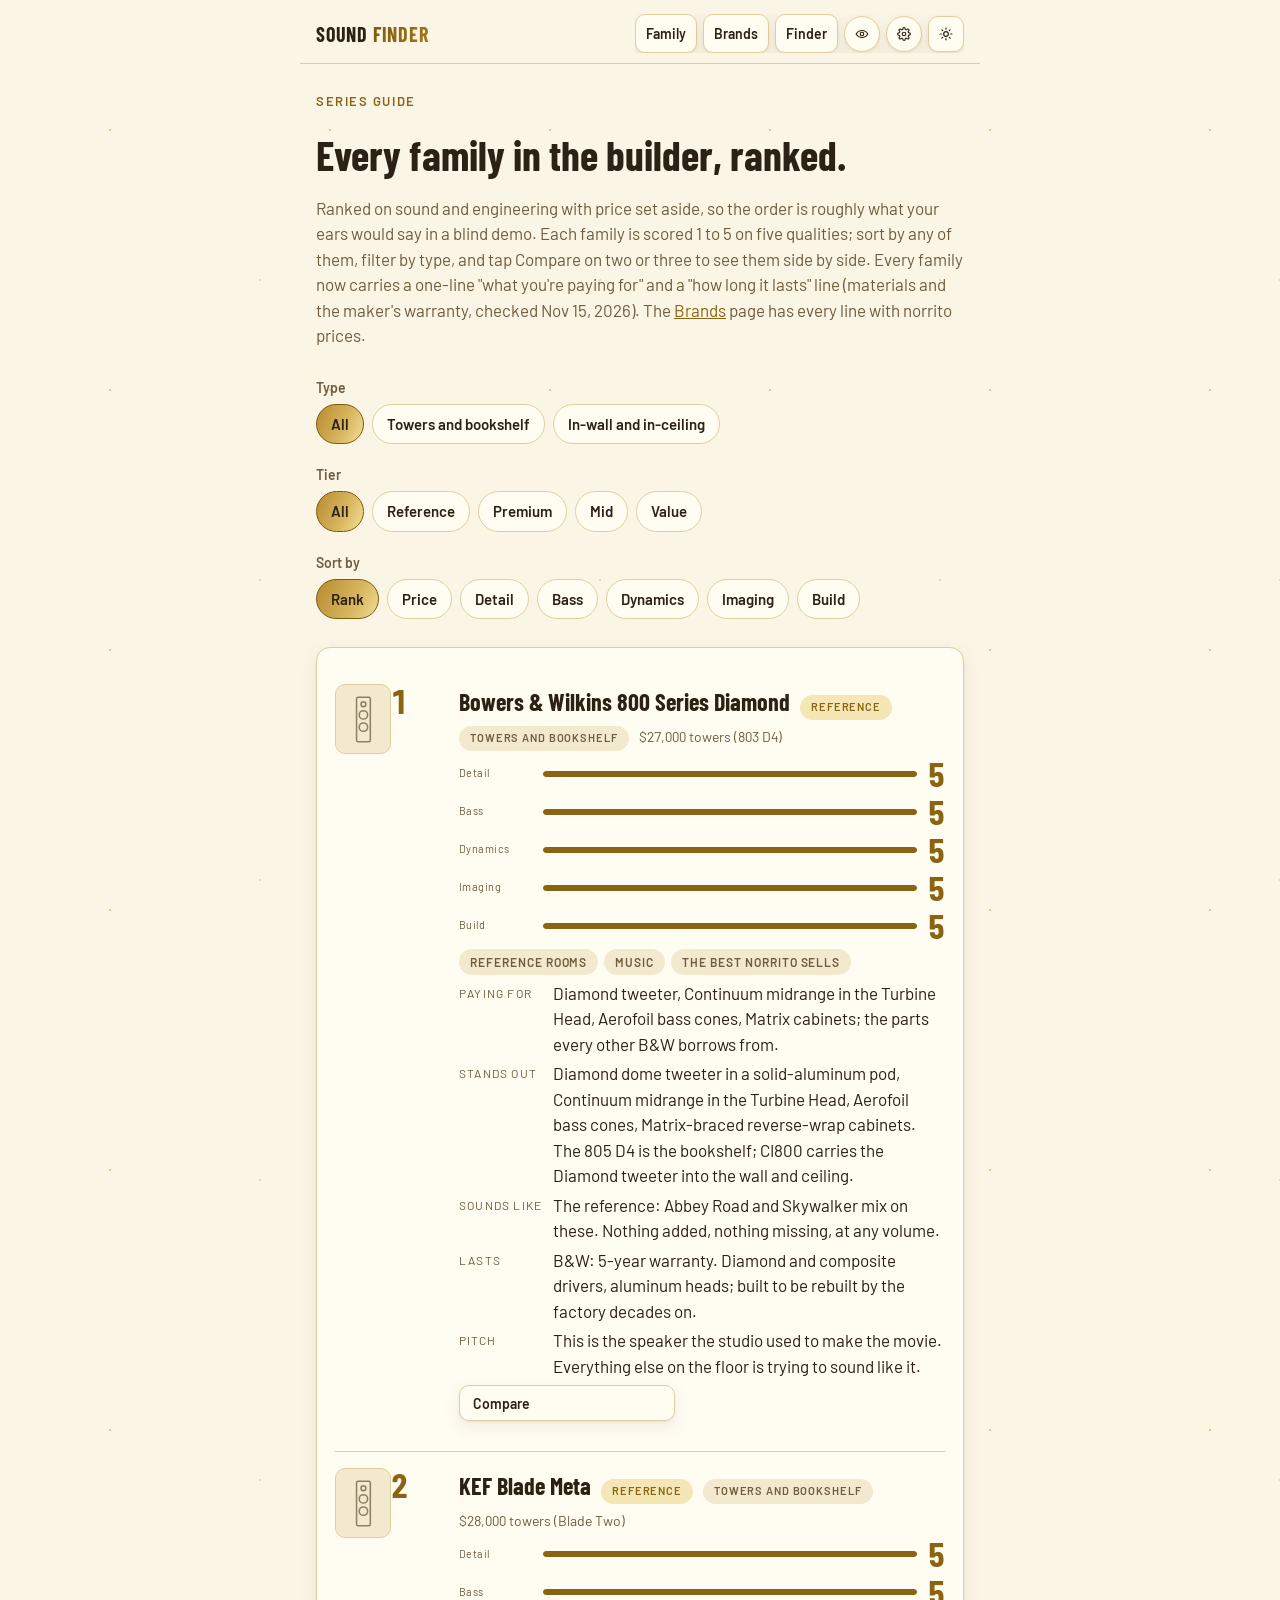
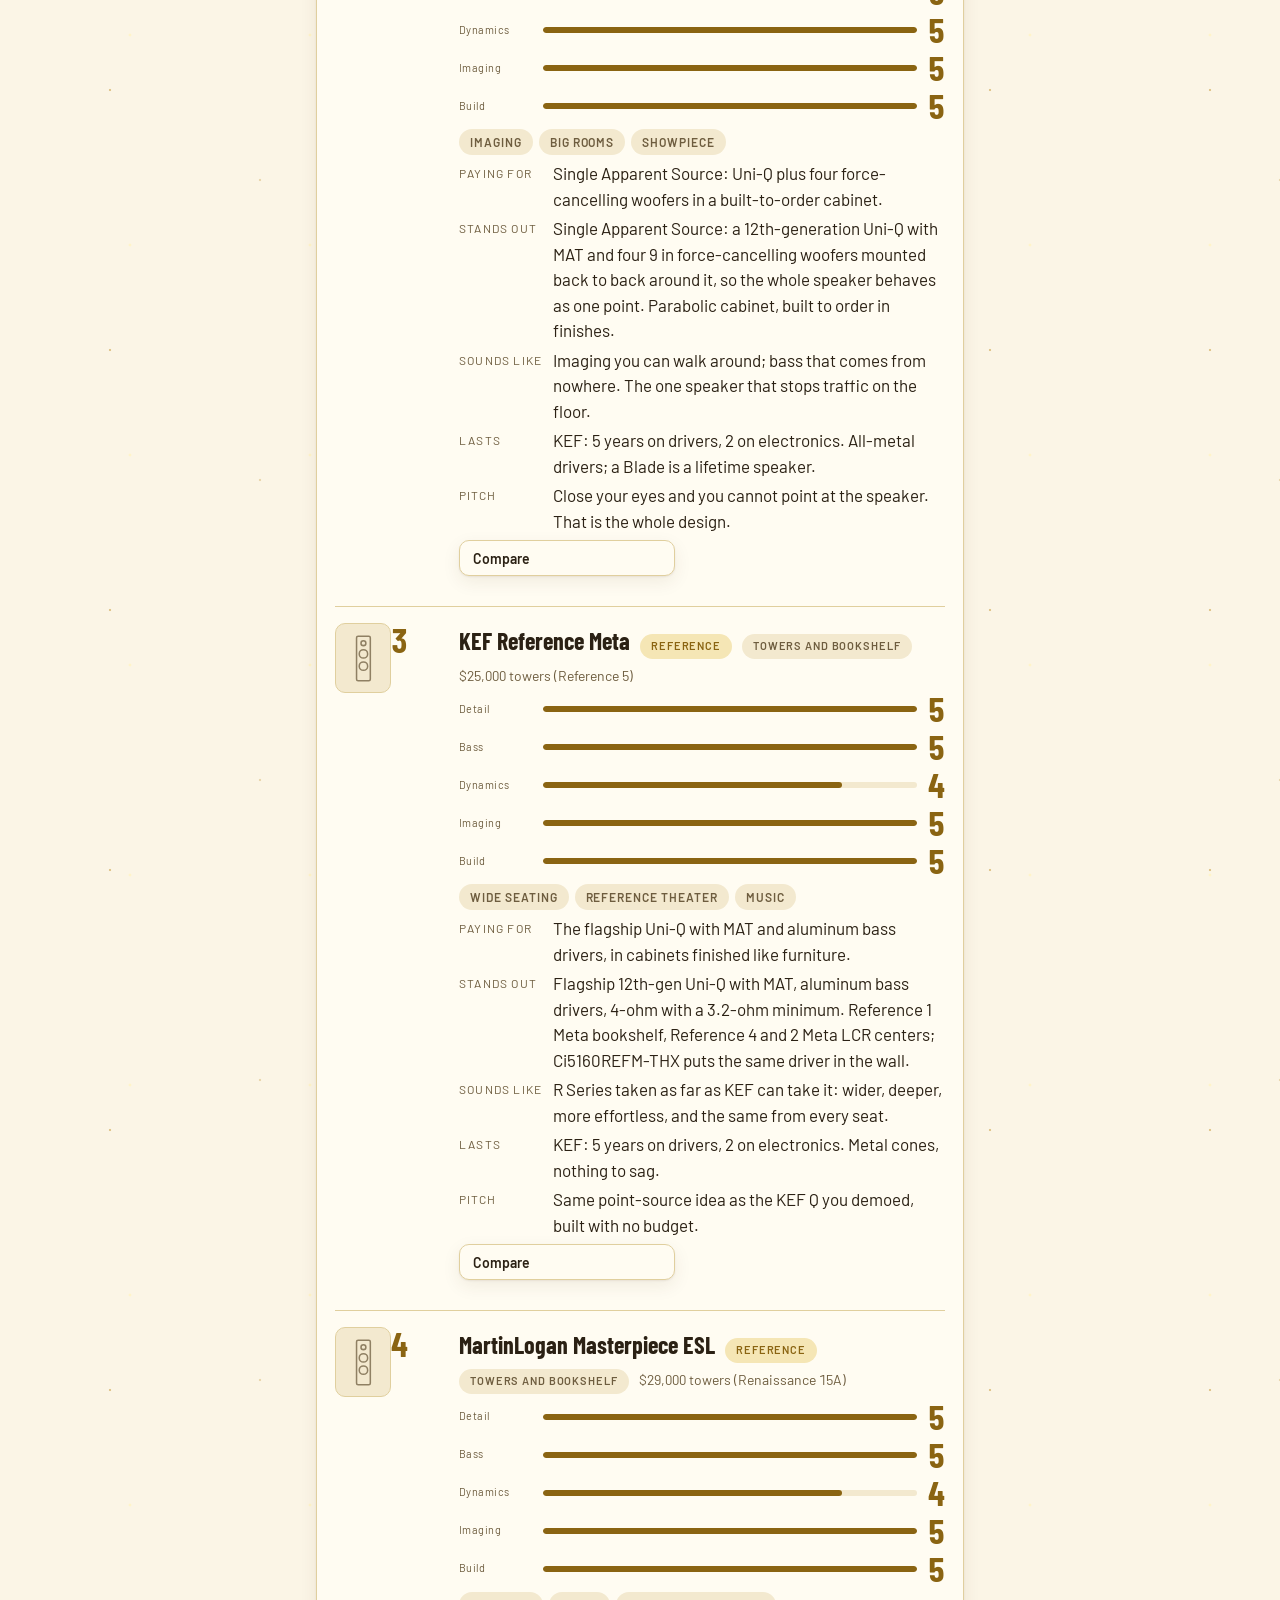
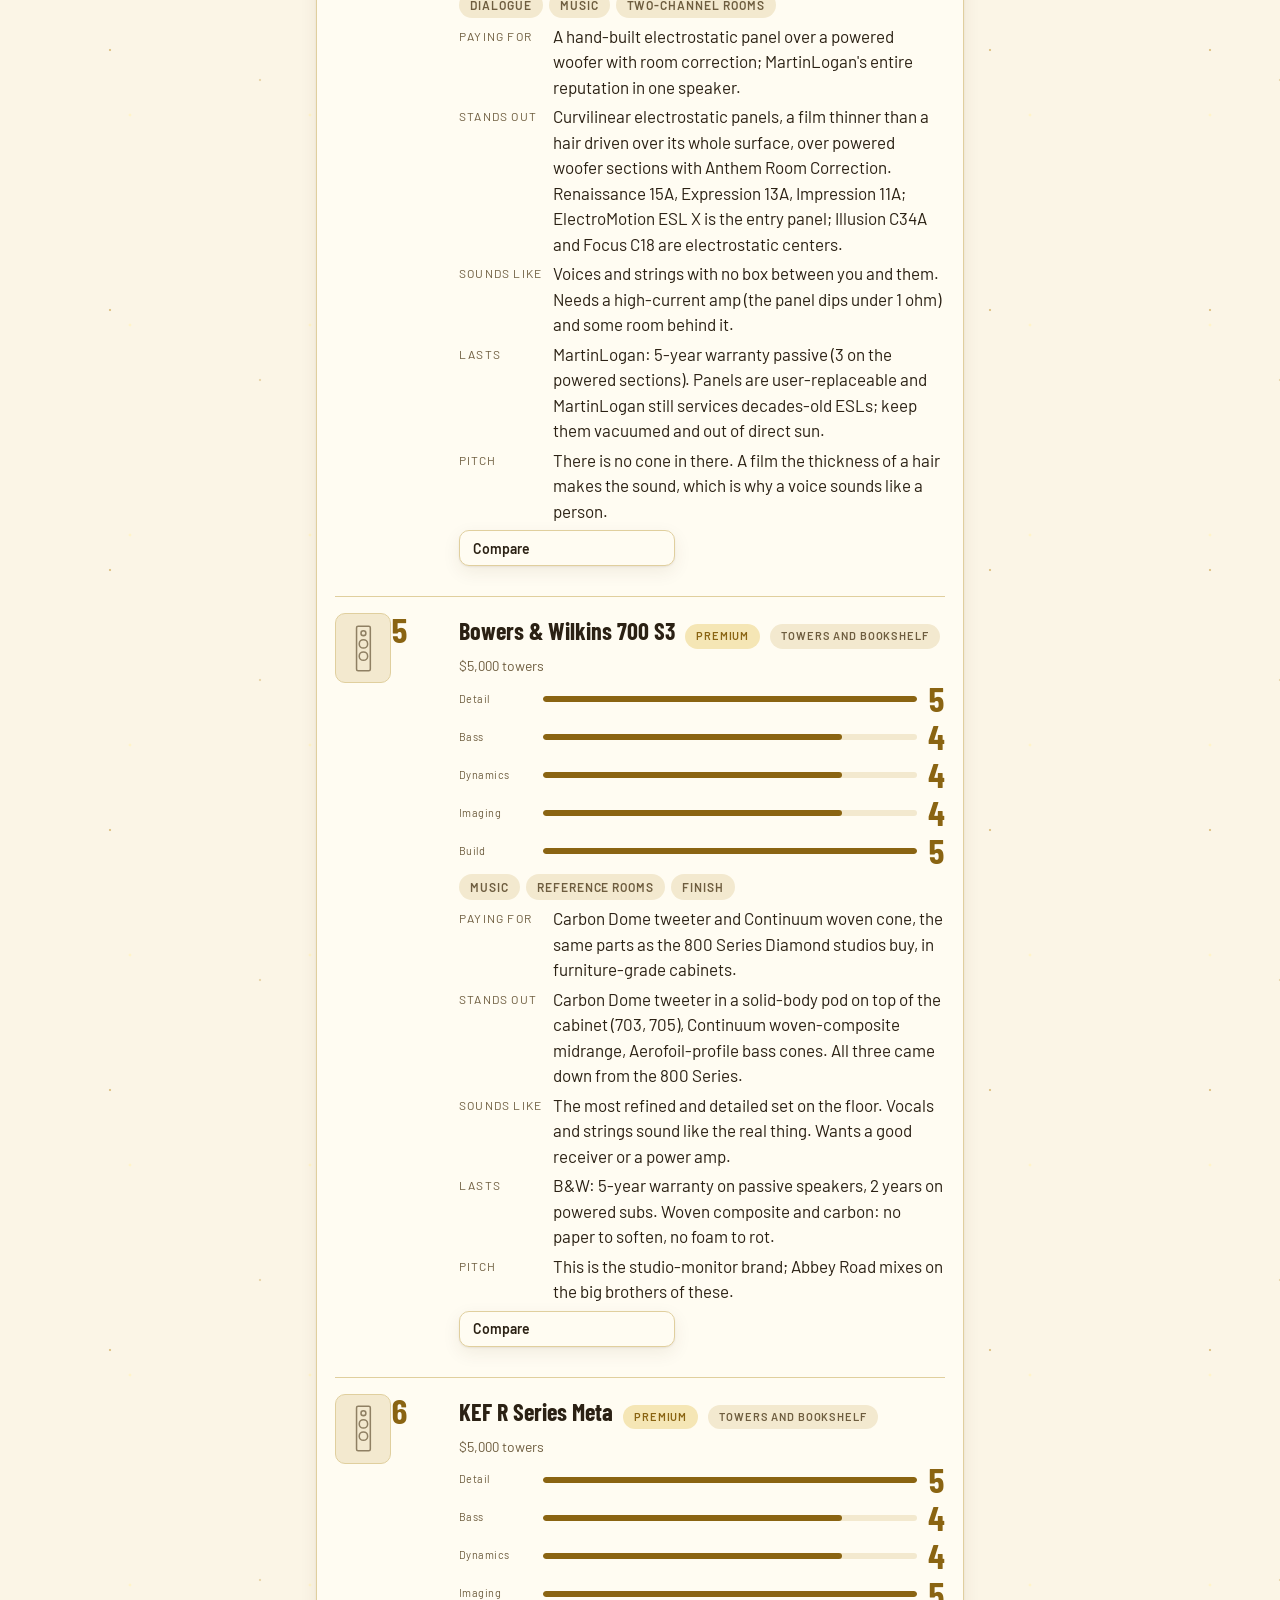
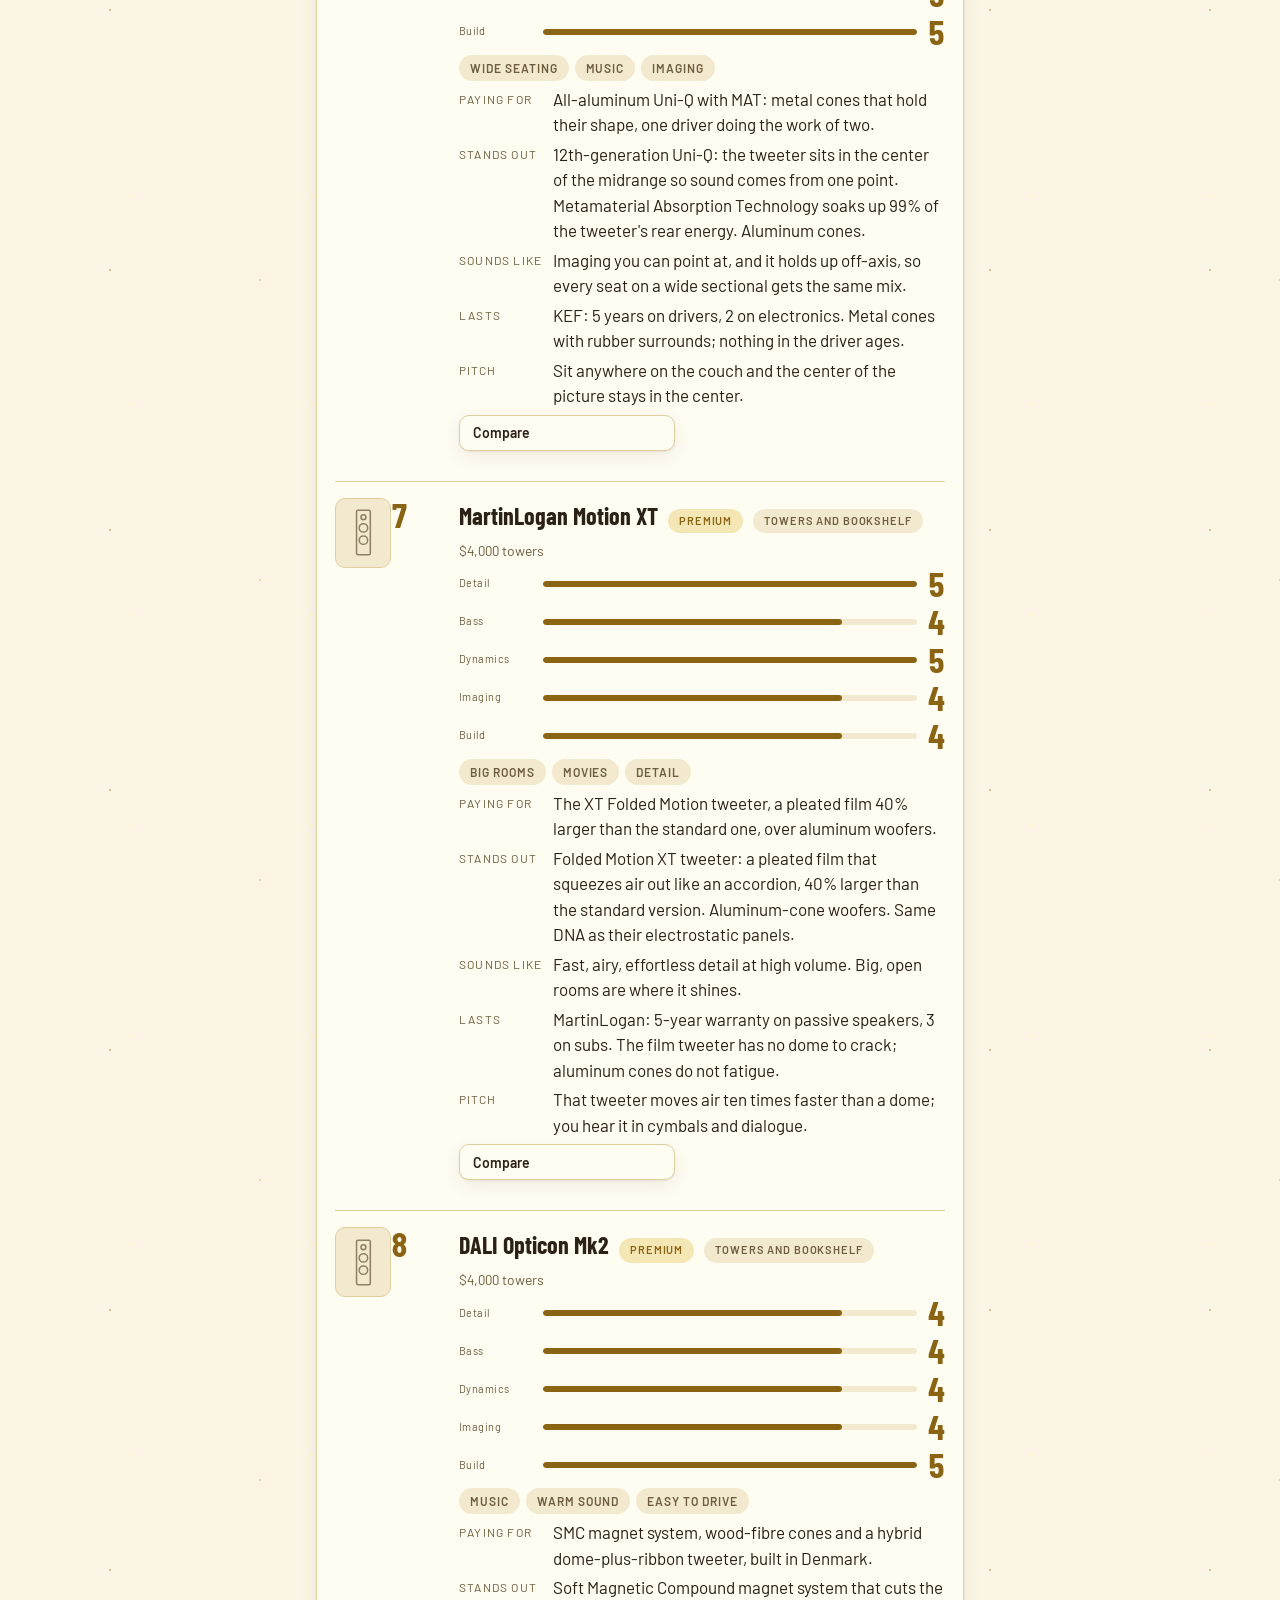
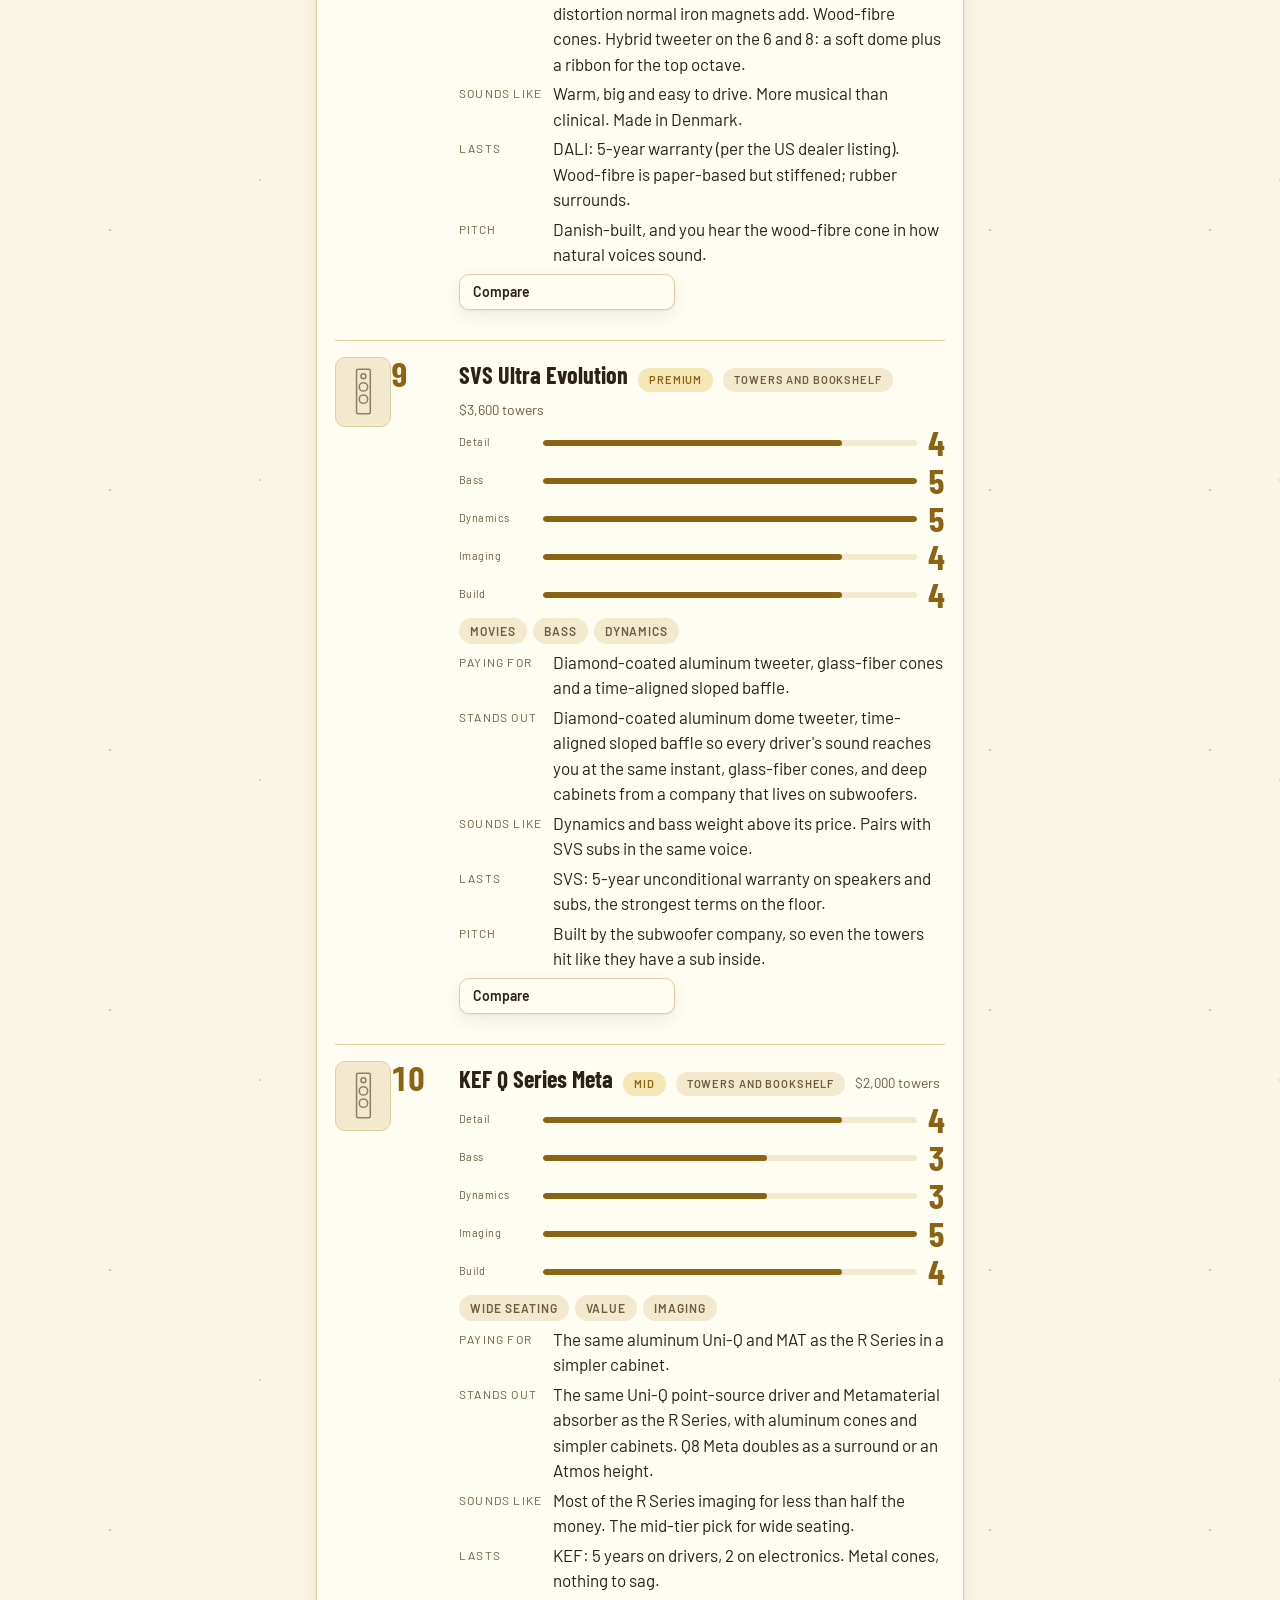
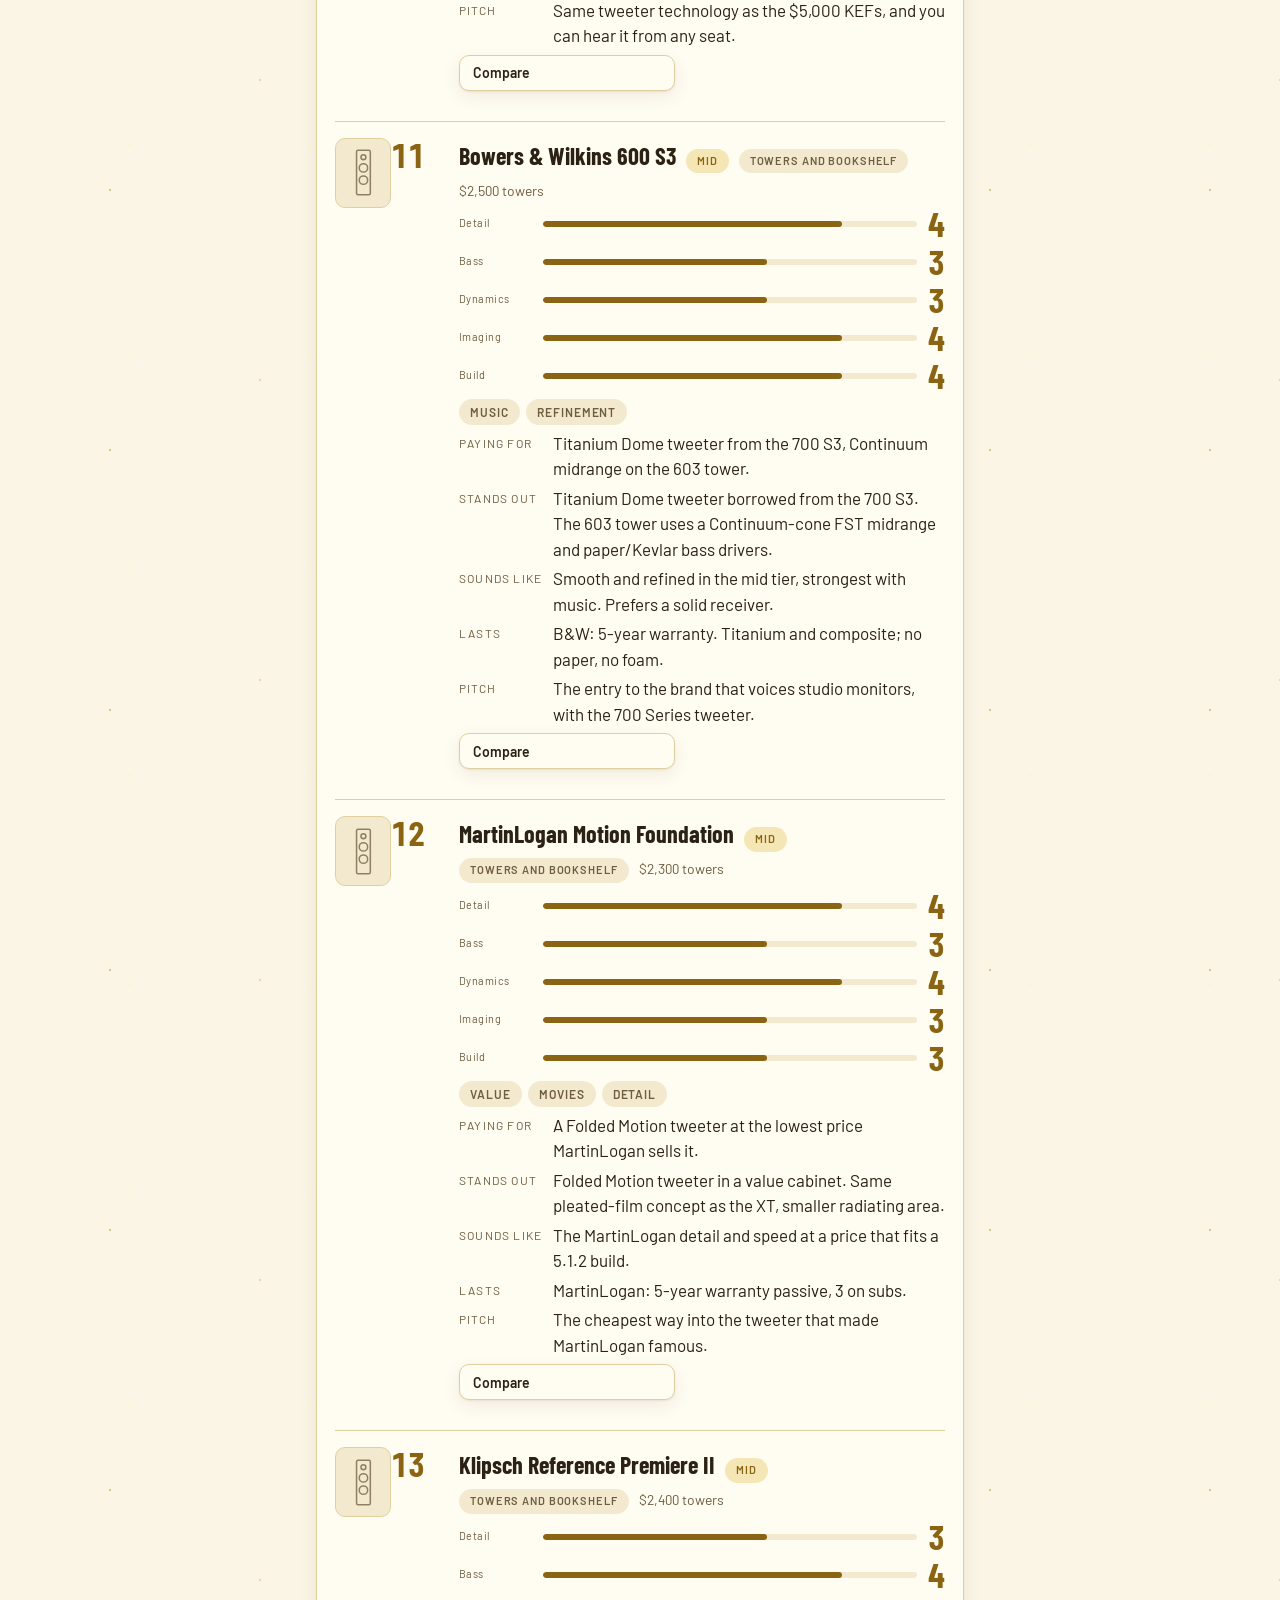
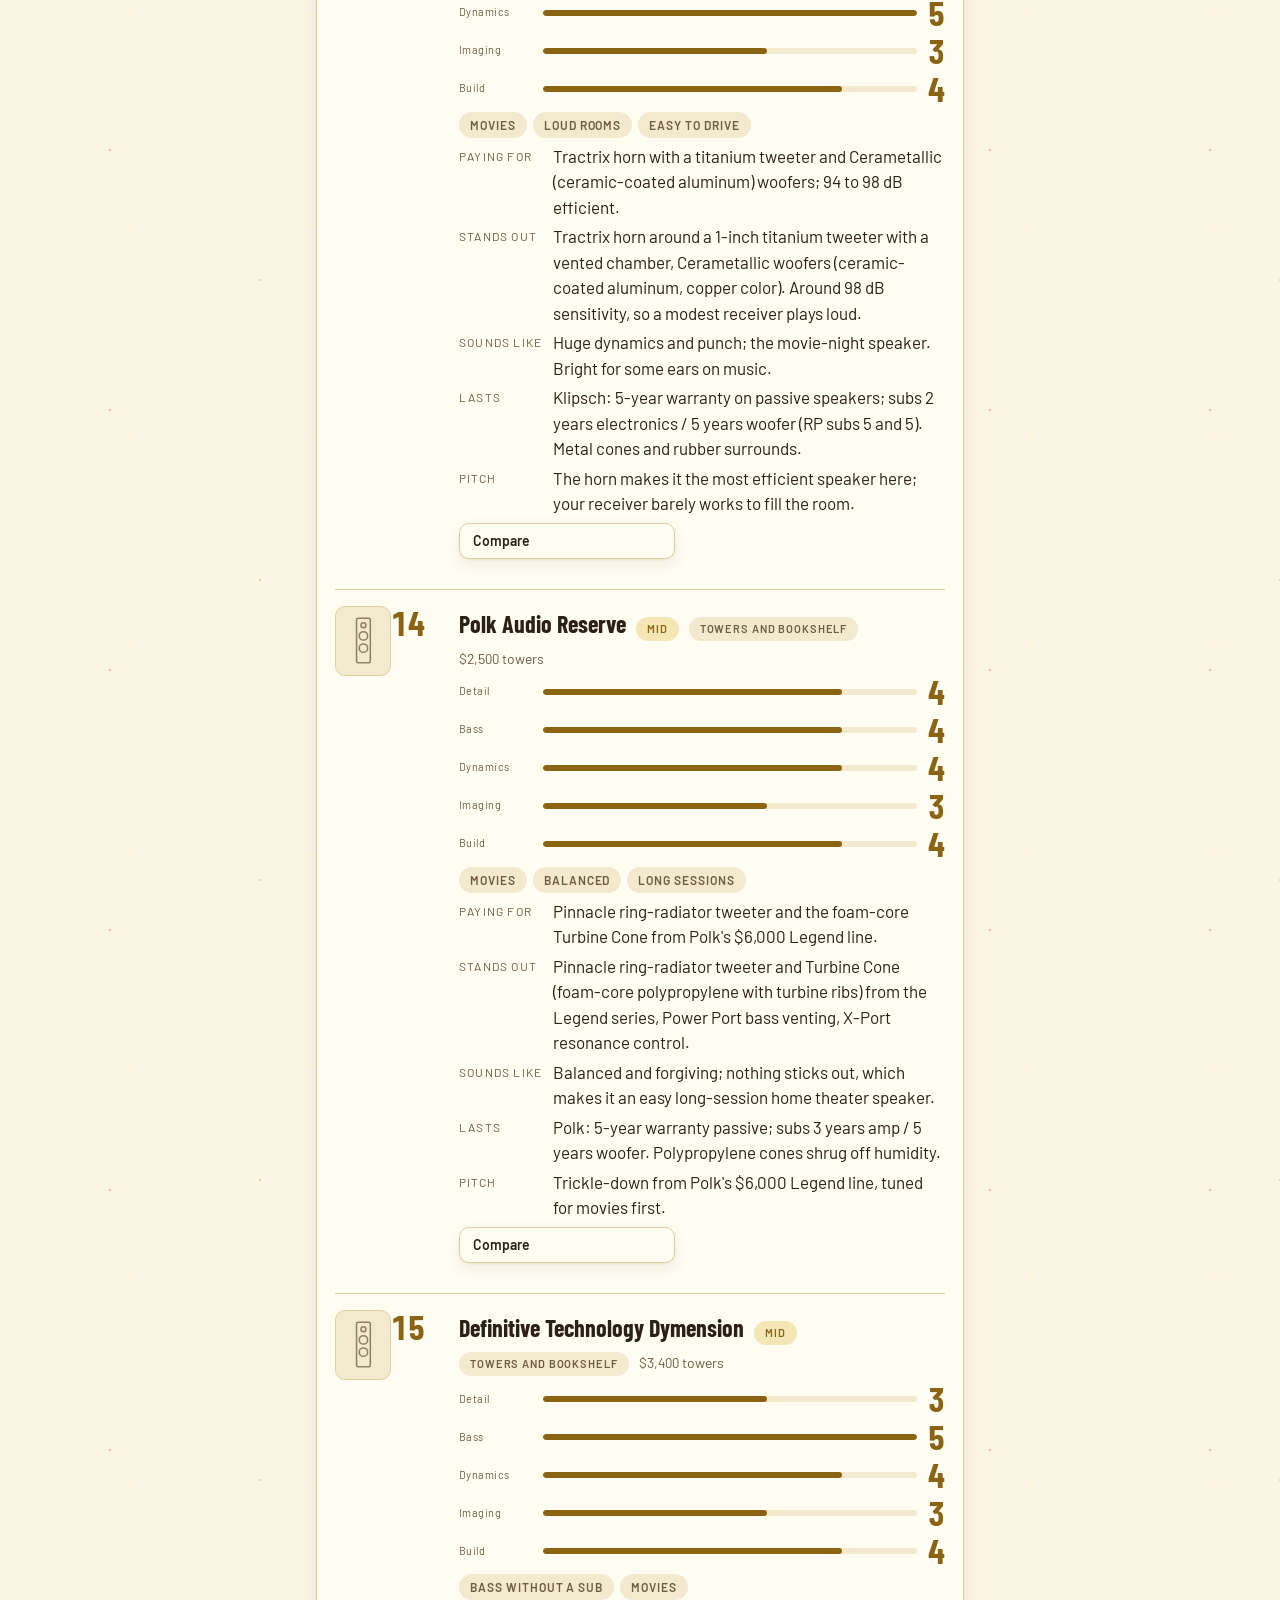
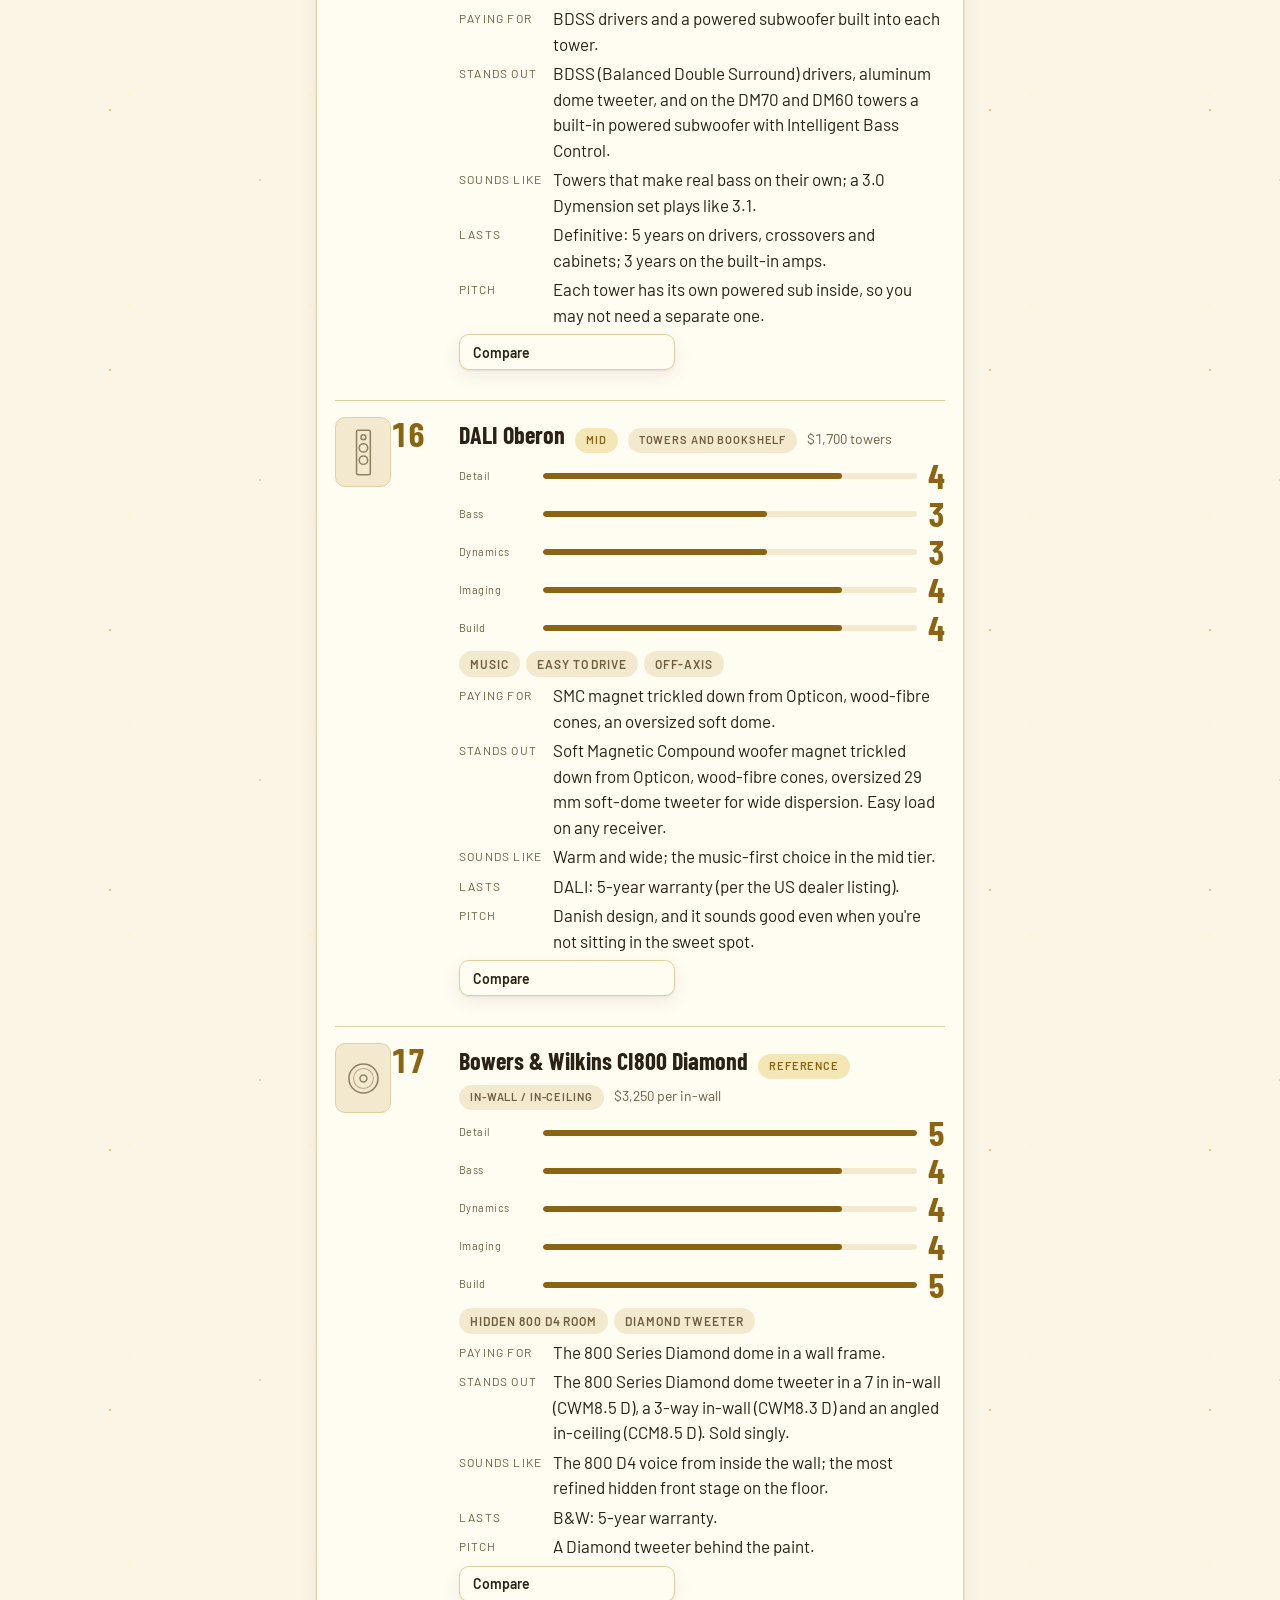
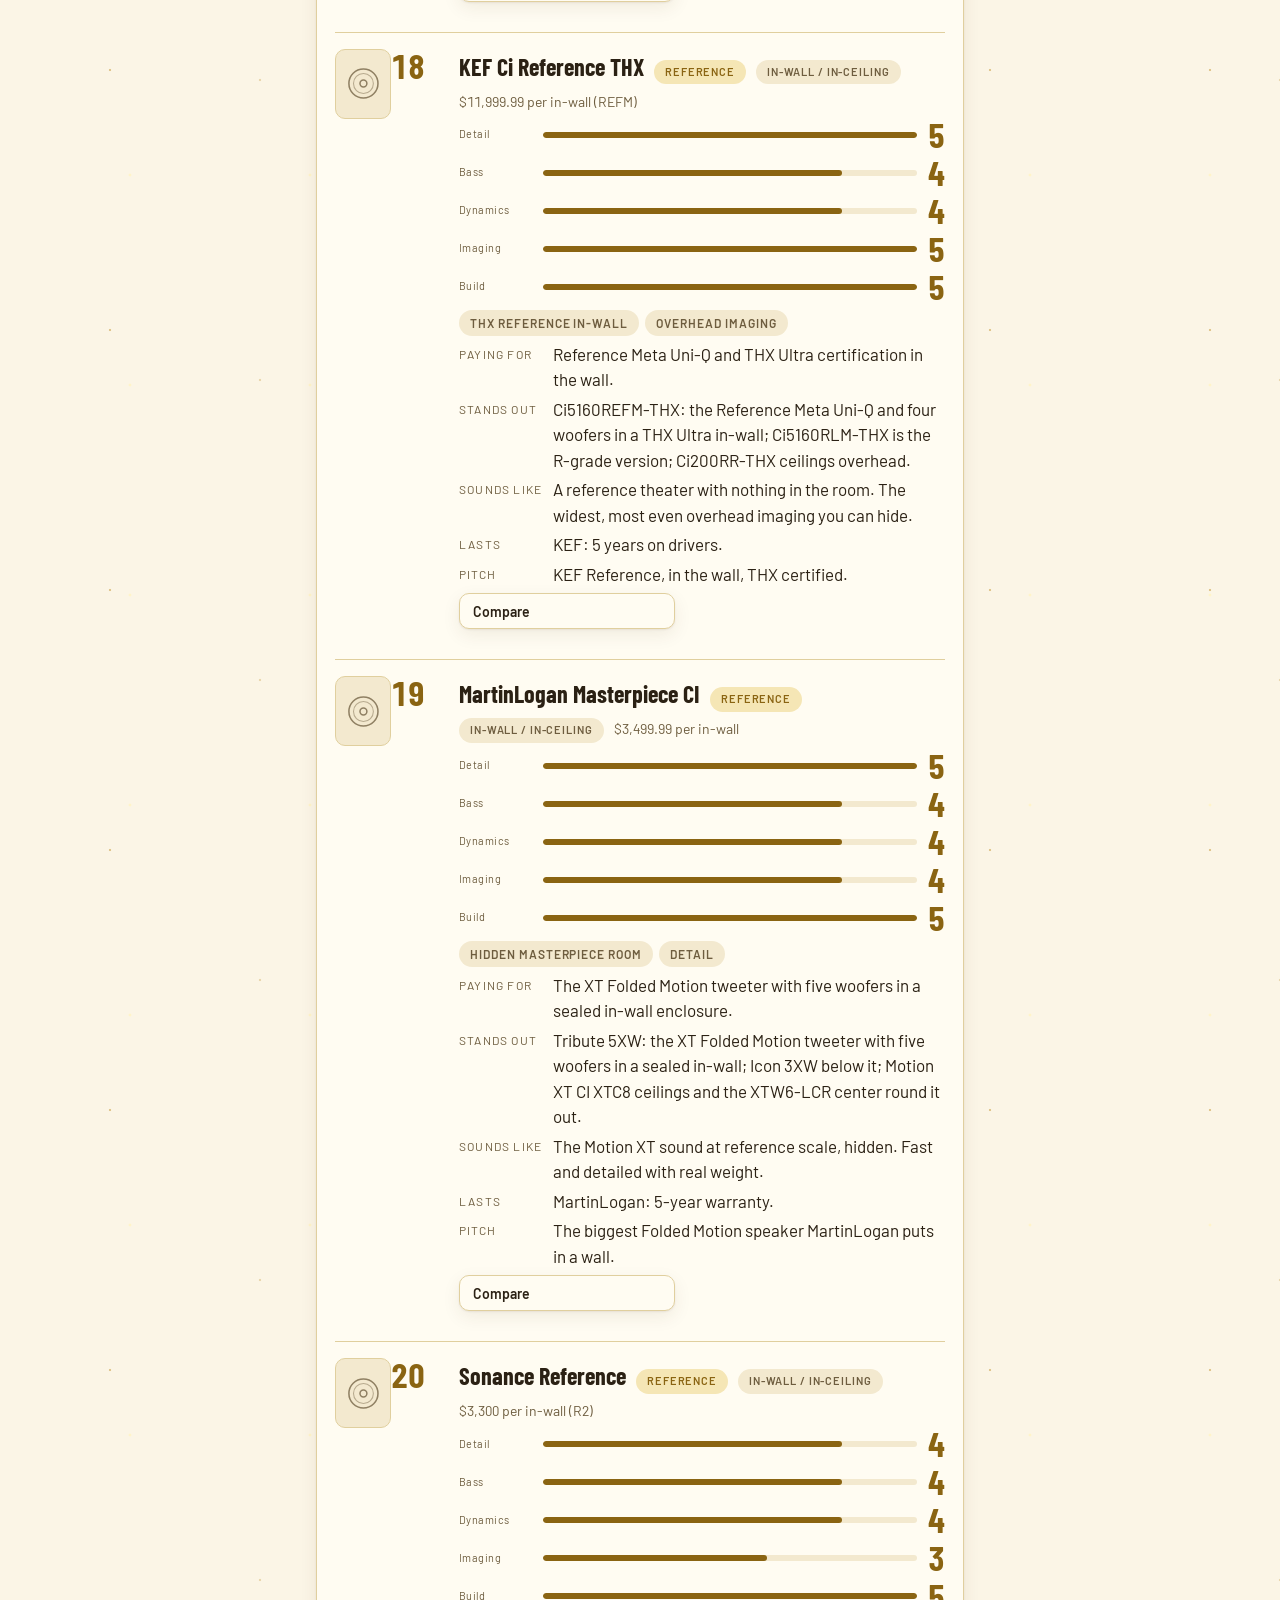
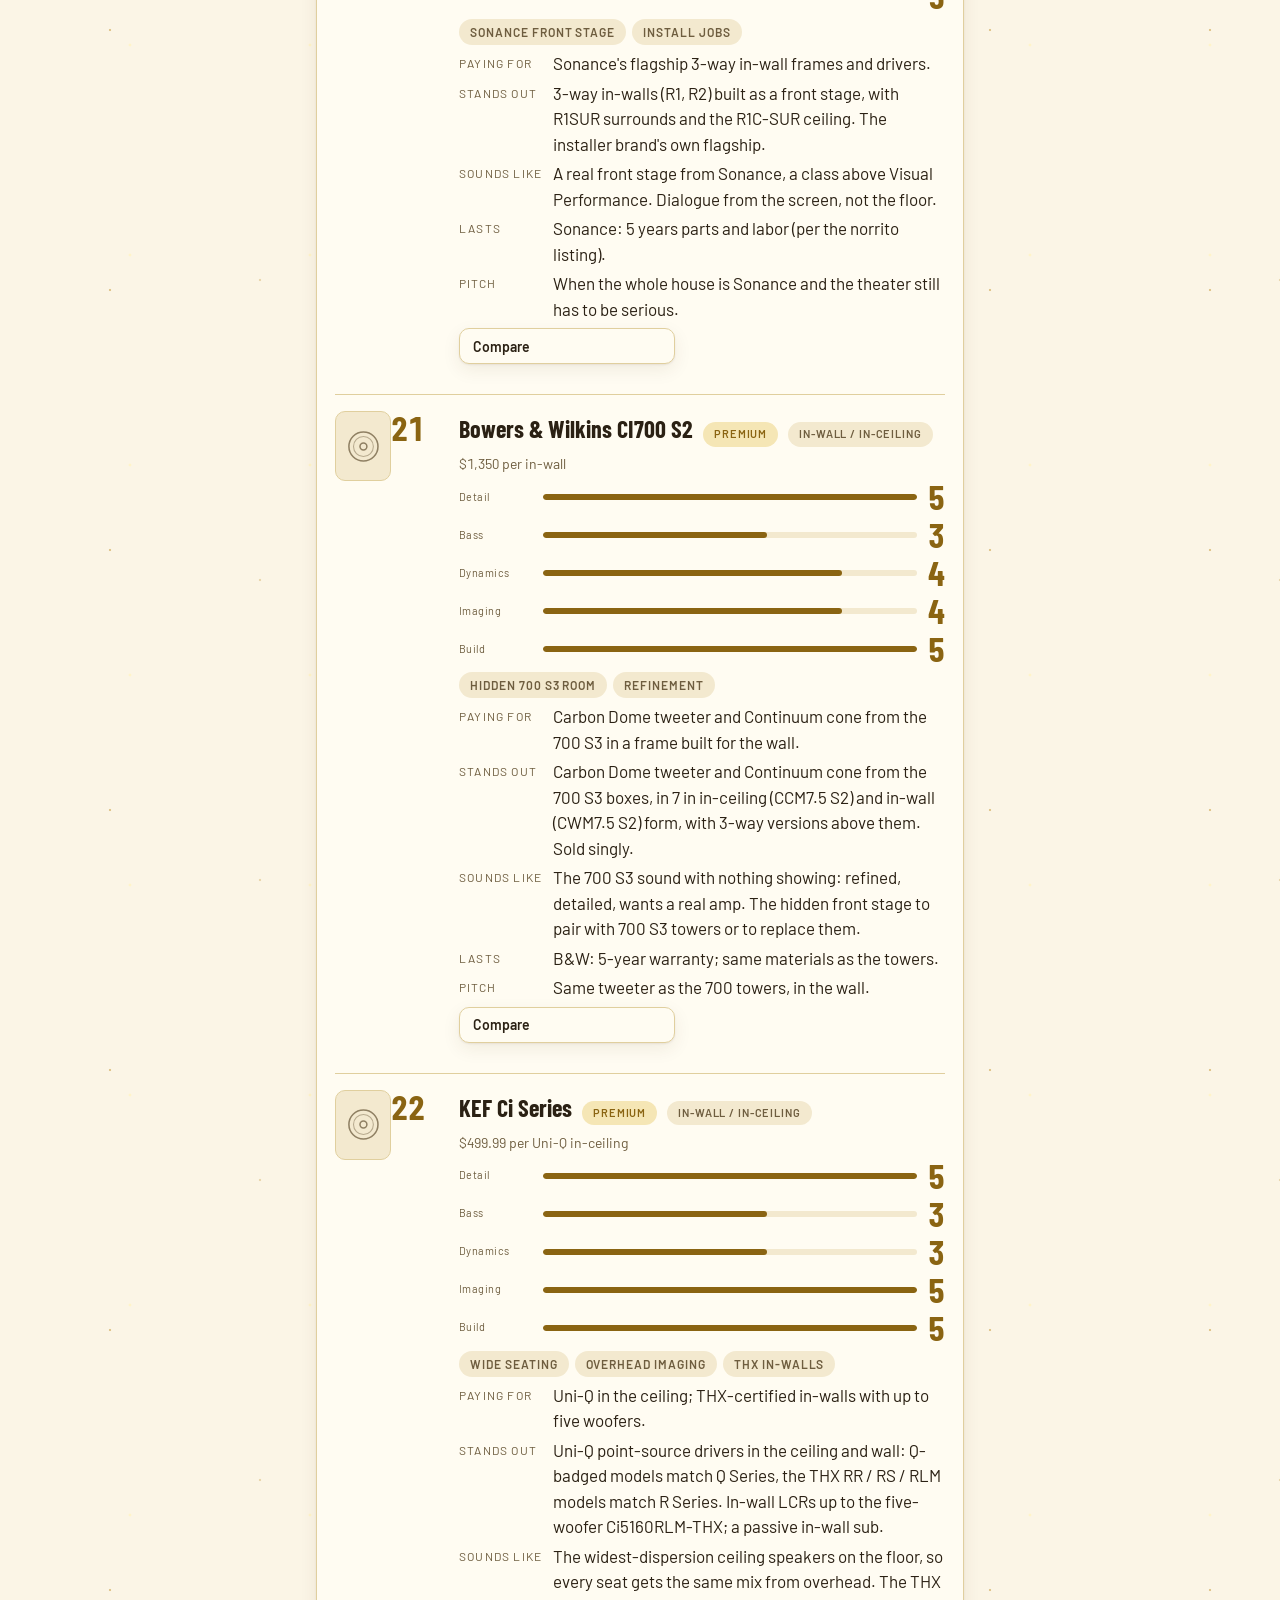
<file: series.html>
<!doctype html>
<html lang="en">
<head>
<meta charset="utf-8">
<meta name="viewport" content="width=device-width, initial-scale=1, viewport-fit=cover">
<title>Series Guide</title>
<meta name="description" content="Every speaker family in the builder, ranked, with the driver materials and tech that make each one stand out.">
<meta name="theme-color" content="#1c1509" media="(prefers-color-scheme: dark)">
<meta name="theme-color" content="#fbf5e6" media="(prefers-color-scheme: light)">
<meta name="apple-mobile-web-app-capable" content="yes">
<meta name="mobile-web-app-capable" content="yes">
<meta name="apple-mobile-web-app-status-bar-style" content="black-translucent">
<meta name="apple-mobile-web-app-title" content="Sound Finder">
<link rel="manifest" href="manifest.webmanifest">
<link rel="apple-touch-icon" href="apple-touch-icon.png">
<link rel="icon" href="icon-192.png" type="image/png">
<link rel="preconnect" href="https://fonts.googleapis.com">
<link rel="preconnect" href="https://fonts.gstatic.com" crossorigin>
<link rel="stylesheet" href="https://fonts.googleapis.com/css2?family=Barlow+Condensed:wght@600;700&family=Barlow:wght@400;500;600&display=swap">
<link rel="stylesheet" href="app.css">
<script src="theme.js"></script>
<script src="data.js"></script>
<script src="images.js"></script>
<script src="sales.js"></script>
<style>
.rank { display: grid; grid-template-columns: 44px 56px minmax(0, 1fr); gap: 6px 12px; padding-block: 16px; border-top: 1px solid var(--line); }
.rank .thumb { grid-row: 1 / span 2; width: 56px; height: 70px; }
.rank:first-child { border-top: none; }
.rank .n { font-family: var(--font-display); font-size: 34px; font-weight: 700; line-height: 1; color: var(--accent); font-variant-numeric: tabular-nums; }
.rank .head { display: flex; flex-wrap: wrap; align-items: baseline; gap: 6px 10px; }
.rank .head b { font-family: var(--font-display); font-size: 24px; font-weight: 700; }
.rank .body { grid-column: 3; display: flex; flex-direction: column; gap: 6px; }
.rank dl { margin: 0; display: grid; grid-template-columns: 84px minmax(0, 1fr); gap: 4px 10px; }
.rank dt { font-size: 12px; letter-spacing: .1em; text-transform: uppercase; color: var(--muted); padding-top: 3px; }
.rank dd { margin: 0; min-width: 0; }
.rank .price { color: var(--muted); font-size: 14px; font-variant-numeric: tabular-nums; }
.legend { display: flex; flex-wrap: wrap; gap: 8px 16px; font-size: 14px; color: var(--muted); }
.rank .head .chip { font-size: 11px; }
.cmpgrid { display: grid; gap: 8px 10px; align-items: start; overflow-x: auto; }
.cmpgrid .ch { display: flex; flex-direction: column; gap: 2px; font-size: 14px; }
.cmpgrid .ch .thumb { width: 64px; height: 80px; margin-bottom: 4px; }
.cmpgrid .ch b { font-family: var(--font-display); font-size: 20px; line-height: 1; }
.cmpgrid .ch span { color: var(--muted); }
.cmpgrid .ch .chip { align-self: flex-start; color: var(--accent); }
.cmpgrid .rl { font-size: 12px; letter-spacing: .1em; text-transform: uppercase; color: var(--muted); padding-top: 4px; border-top: 1px solid var(--line); }
.cmpgrid .cv { border-top: 1px solid var(--line); padding-top: 4px; display: flex; align-items: center; gap: 8px; min-width: 0; }
.cmpgrid .cv.big { font-family: var(--font-display); font-size: 22px; font-weight: 700; }
.cmpgrid .cv.small { font-size: 13px; line-height: 1.35; display: block; }
.cmpgrid .track { flex: 1; height: 6px; background: var(--surface-2); border-radius: 3px; overflow: hidden; }
.cmpgrid .track i { display: block; height: 100%; background: var(--accent); border-radius: 3px; }
.cmpgrid .n { font-variant-numeric: tabular-nums; color: var(--muted); font-size: 13px; }
.cmpgrid .n.top { color: var(--accent); font-weight: 700; }
.rank .btn.cmp { min-height: 36px; padding: 6px 12px; font-size: 14px; }
.rank .btn.cmp[aria-pressed="true"] { background: var(--accent); color: var(--accent-ink); border-color: var(--accent); }
</style>
</head>
<body>
<div class="wrap">
  <header class="top">
    <a class="brand" href="index.html">Sound <b>Finder</b></a>
    <div class="row">
      <a class="btn" href="family.html">Family</a>
      <a class="btn" href="brands.html">Brands</a>
      <a class="btn" href="index.html">Finder</a>
    </div>
  </header>

  <section>
    <p class="eyebrow">Series guide</p>
    <h2>Every family in the builder, ranked.</h2>
    <p class="muted">Ranked on sound and engineering with price set aside, so the order is roughly what your ears would say in a blind demo. Each family is scored 1 to 5 on five qualities; sort by any of them, filter by type, and tap Compare on two or three to see them side by side. Every family now carries a one-line "what you're paying for" and a "how long it lasts" line (materials and the maker's warranty, checked Nov 15, 2026). The <a href="brands.html">Brands</a> page has every line with norrito prices.</p>
  </section>

  <section>
    <div class="ctl"><span>Type</span>
      <div class="chips" id="formChips">
        <button type="button" data-v="all" aria-pressed="true">All</button>
        <button type="button" data-v="box" aria-pressed="false">Towers and bookshelf</button>
        <button type="button" data-v="arch" aria-pressed="false">In-wall and in-ceiling</button>
      </div></div>
    <div class="ctl"><span>Tier</span>
      <div class="chips" id="tierChips">
        <button type="button" data-v="all" aria-pressed="true">All</button>
        <button type="button" data-v="Reference" aria-pressed="false">Reference</button>
        <button type="button" data-v="Premium" aria-pressed="false">Premium</button>
        <button type="button" data-v="Mid" aria-pressed="false">Mid</button>
        <button type="button" data-v="Value" aria-pressed="false">Value</button>
      </div></div>
    <div class="ctl"><span>Sort by</span>
      <div class="chips" id="sortChips">
        <button type="button" data-v="rank" aria-pressed="true">Rank</button>
        <button type="button" data-v="price" aria-pressed="false">Price</button>
        <button type="button" data-v="detail" aria-pressed="false">Detail</button>
        <button type="button" data-v="bass" aria-pressed="false">Bass</button>
        <button type="button" data-v="dyn" aria-pressed="false">Dynamics</button>
        <button type="button" data-v="imaging" aria-pressed="false">Imaging</button>
        <button type="button" data-v="build" aria-pressed="false">Build</button>
      </div></div>
  </section>

  <section id="compareSec" hidden>
    <div class="row" style="justify-content:space-between">
      <h3>Side by side</h3>
      <button class="btn link" type="button" id="clearCmp">Clear</button>
    </div>
    <div class="card" id="compare"></div>
  </section>

  <section>
    <div class="card" id="list"></div>
  </section>
  <div class="sticky-bar" id="cmpBar" hidden>
    <button class="btn primary" type="button" id="showCmp">Compare</button>
    <span class="muted small" id="cmpHint"></span>
  </div>

  <footer>Driver and material details are from each maker's published specs for the current series; a few parts differ between the small and large models within a series.</footer>
</div>

<script>
(function () {
  const S = [
    { id: "bw-800", pn: 27000, brand: "Bowers & Wilkins", series: "800 Series Diamond", tier: "Reference", price: "$27,000 towers (803 D4)",
      tech: "Diamond dome tweeter in a solid-aluminum pod, Continuum midrange in the Turbine Head, Aerofoil bass cones, Matrix-braced reverse-wrap cabinets. The 805 D4 is the bookshelf; CI800 carries the Diamond tweeter into the wall and ceiling.",
      sound: "The reference: Abbey Road and Skywalker mix on these. Nothing added, nothing missing, at any volume.",
      pitch: "This is the speaker the studio used to make the movie. Everything else on the floor is trying to sound like it." },
    { id: "kef-blade", pn: 28000, brand: "KEF", series: "Blade Meta", tier: "Reference", price: "$28,000 towers (Blade Two)",
      tech: "Single Apparent Source: a 12th-generation Uni-Q with MAT and four 9 in force-cancelling woofers mounted back to back around it, so the whole speaker behaves as one point. Parabolic cabinet, built to order in finishes.",
      sound: "Imaging you can walk around; bass that comes from nowhere. The one speaker that stops traffic on the floor.",
      pitch: "Close your eyes and you cannot point at the speaker. That is the whole design." },
    { id: "kef-reference", pn: 25000, brand: "KEF", series: "Reference Meta", tier: "Reference", price: "$25,000 towers (Reference 5)",
      tech: "Flagship 12th-gen Uni-Q with MAT, aluminum bass drivers, 4-ohm with a 3.2-ohm minimum. Reference 1 Meta bookshelf, Reference 4 and 2 Meta LCR centers; Ci5160REFM-THX puts the same driver in the wall.",
      sound: "R Series taken as far as KEF can take it: wider, deeper, more effortless, and the same from every seat.",
      pitch: "Same point-source idea as the KEF Q you demoed, built with no budget." },
    { id: "ml-esl", pn: 29000, brand: "MartinLogan", series: "Masterpiece ESL", tier: "Reference", price: "$29,000 towers (Renaissance 15A)",
      tech: "Curvilinear electrostatic panels, a film thinner than a hair driven over its whole surface, over powered woofer sections with Anthem Room Correction. Renaissance 15A, Expression 13A, Impression 11A; ElectroMotion ESL X is the entry panel; Illusion C34A and Focus C18 are electrostatic centers.",
      sound: "Voices and strings with no box between you and them. Needs a high-current amp (the panel dips under 1 ohm) and some room behind it.",
      pitch: "There is no cone in there. A film the thickness of a hair makes the sound, which is why a voice sounds like a person." },
    { id: "bw-700", pn: 5000, brand: "Bowers & Wilkins", series: "700 S3", tier: "Premium", price: "$5,000 towers",
      tech: "Carbon Dome tweeter in a solid-body pod on top of the cabinet (703, 705), Continuum woven-composite midrange, Aerofoil-profile bass cones. All three came down from the 800 Series.",
      sound: "The most refined and detailed set on the floor. Vocals and strings sound like the real thing. Wants a good receiver or a power amp.",
      pitch: "This is the studio-monitor brand; Abbey Road mixes on the big brothers of these." },
    { id: "kef-r", pn: 5000, brand: "KEF", series: "R Series Meta", tier: "Premium", price: "$5,000 towers",
      tech: "12th-generation Uni-Q: the tweeter sits in the center of the midrange so sound comes from one point. Metamaterial Absorption Technology soaks up 99% of the tweeter's rear energy. Aluminum cones.",
      sound: "Imaging you can point at, and it holds up off-axis, so every seat on a wide sectional gets the same mix.",
      pitch: "Sit anywhere on the couch and the center of the picture stays in the center." },
    { id: "ml-xt", pn: 4000, brand: "MartinLogan", series: "Motion XT", tier: "Premium", price: "$4,000 towers",
      tech: "Folded Motion XT tweeter: a pleated film that squeezes air out like an accordion, 40% larger than the standard version. Aluminum-cone woofers. Same DNA as their electrostatic panels.",
      sound: "Fast, airy, effortless detail at high volume. Big, open rooms are where it shines.",
      pitch: "That tweeter moves air ten times faster than a dome; you hear it in cymbals and dialogue." },
    { id: "dali-opticon", pn: 4000, brand: "DALI", series: "Opticon Mk2", tier: "Premium", price: "$4,000 towers",
      tech: "Soft Magnetic Compound magnet system that cuts the distortion normal iron magnets add. Wood-fibre cones. Hybrid tweeter on the 6 and 8: a soft dome plus a ribbon for the top octave.",
      sound: "Warm, big and easy to drive. More musical than clinical. Made in Denmark.",
      pitch: "Danish-built, and you hear the wood-fibre cone in how natural voices sound." },
    { id: "svs-ultra", pn: 3600, brand: "SVS", series: "Ultra Evolution", tier: "Premium", price: "$3,600 towers",
      tech: "Diamond-coated aluminum dome tweeter, time-aligned sloped baffle so every driver's sound reaches you at the same instant, glass-fiber cones, and deep cabinets from a company that lives on subwoofers.",
      sound: "Dynamics and bass weight above its price. Pairs with SVS subs in the same voice.",
      pitch: "Built by the subwoofer company, so even the towers hit like they have a sub inside." },
    { id: "kef-q", pn: 2000, brand: "KEF", series: "Q Series Meta", tier: "Mid", price: "$2,000 towers",
      tech: "The same Uni-Q point-source driver and Metamaterial absorber as the R Series, with aluminum cones and simpler cabinets. Q8 Meta doubles as a surround or an Atmos height.",
      sound: "Most of the R Series imaging for less than half the money. The mid-tier pick for wide seating.",
      pitch: "Same tweeter technology as the $5,000 KEFs, and you can hear it from any seat." },
    { id: "bw-600", pn: 2500, brand: "Bowers & Wilkins", series: "600 S3", tier: "Mid", price: "$2,500 towers",
      tech: "Titanium Dome tweeter borrowed from the 700 S3. The 603 tower uses a Continuum-cone FST midrange and paper/Kevlar bass drivers.",
      sound: "Smooth and refined in the mid tier, strongest with music. Prefers a solid receiver.",
      pitch: "The entry to the brand that voices studio monitors, with the 700 Series tweeter." },
    { id: "ml-foundation", pn: 2300, brand: "MartinLogan", series: "Motion Foundation", tier: "Mid", price: "$2,300 towers",
      tech: "Folded Motion tweeter in a value cabinet. Same pleated-film concept as the XT, smaller radiating area.",
      sound: "The MartinLogan detail and speed at a price that fits a 5.1.2 build.",
      pitch: "The cheapest way into the tweeter that made MartinLogan famous." },
    { id: "klipsch-rp2", pn: 2400, brand: "Klipsch", series: "Reference Premiere II", tier: "Mid", price: "$2,400 towers",
      tech: "Tractrix horn around a 1-inch titanium tweeter with a vented chamber, Cerametallic woofers (ceramic-coated aluminum, copper color). Around 98 dB sensitivity, so a modest receiver plays loud.",
      sound: "Huge dynamics and punch; the movie-night speaker. Bright for some ears on music.",
      pitch: "The horn makes it the most efficient speaker here; your receiver barely works to fill the room." },
    { id: "polk-reserve", pn: 2500, brand: "Polk Audio", series: "Reserve", tier: "Mid", price: "$2,500 towers",
      tech: "Pinnacle ring-radiator tweeter and Turbine Cone (foam-core polypropylene with turbine ribs) from the Legend series, Power Port bass venting, X-Port resonance control.",
      sound: "Balanced and forgiving; nothing sticks out, which makes it an easy long-session home theater speaker.",
      pitch: "Trickle-down from Polk's $6,000 Legend line, tuned for movies first." },
    { id: "deftech-dym", pn: 3400, brand: "Definitive Technology", series: "Dymension", tier: "Mid", price: "$3,400 towers",
      tech: "BDSS (Balanced Double Surround) drivers, aluminum dome tweeter, and on the DM70 and DM60 towers a built-in powered subwoofer with Intelligent Bass Control.",
      sound: "Towers that make real bass on their own; a 3.0 Dymension set plays like 3.1.",
      pitch: "Each tower has its own powered sub inside, so you may not need a separate one." },
    { id: "dali-oberon", pn: 1700, brand: "DALI", series: "Oberon", tier: "Mid", price: "$1,700 towers",
      tech: "Soft Magnetic Compound woofer magnet trickled down from Opticon, wood-fibre cones, oversized 29 mm soft-dome tweeter for wide dispersion. Easy load on any receiver.",
      sound: "Warm and wide; the music-first choice in the mid tier.",
      pitch: "Danish design, and it sounds good even when you're not sitting in the sweet spot." },
    { id: "bw-ci800", pn: 6500, brand: "Bowers & Wilkins", series: "CI800 Diamond", tier: "Reference", price: "$3,250 per in-wall",
      tech: "The 800 Series Diamond dome tweeter in a 7 in in-wall (CWM8.5 D), a 3-way in-wall (CWM8.3 D) and an angled in-ceiling (CCM8.5 D). Sold singly.",
      sound: "The 800 D4 voice from inside the wall; the most refined hidden front stage on the floor.",
      pitch: "A Diamond tweeter behind the paint." },
    { id: "kef-ci-ref", pn: 24000, brand: "KEF", series: "Ci Reference THX", tier: "Reference", price: "$11,999.99 per in-wall (REFM)",
      tech: "Ci5160REFM-THX: the Reference Meta Uni-Q and four woofers in a THX Ultra in-wall; Ci5160RLM-THX is the R-grade version; Ci200RR-THX ceilings overhead.",
      sound: "A reference theater with nothing in the room. The widest, most even overhead imaging you can hide.",
      pitch: "KEF Reference, in the wall, THX certified." },
    { id: "ml-ci-ref", pn: 7000, brand: "MartinLogan", series: "Masterpiece CI", tier: "Reference", price: "$3,499.99 per in-wall",
      tech: "Tribute 5XW: the XT Folded Motion tweeter with five woofers in a sealed in-wall; Icon 3XW below it; Motion XT CI XTC8 ceilings and the XTW6-LCR center round it out.",
      sound: "The Motion XT sound at reference scale, hidden. Fast and detailed with real weight.",
      pitch: "The biggest Folded Motion speaker MartinLogan puts in a wall." },
    { id: "sonance-ref", pn: 6600, brand: "Sonance", series: "Reference", tier: "Reference", price: "$3,300 per in-wall (R2)",
      tech: "3-way in-walls (R1, R2) built as a front stage, with R1SUR surrounds and the R1C-SUR ceiling. The installer brand's own flagship.",
      sound: "A real front stage from Sonance, a class above Visual Performance. Dialogue from the screen, not the floor.",
      pitch: "When the whole house is Sonance and the theater still has to be serious." },
    { id: "bw-ci700", pn: 2700, brand: "Bowers & Wilkins", series: "CI700 S2", tier: "Premium", price: "$1,350 per in-wall",
      tech: "Carbon Dome tweeter and Continuum cone from the 700 S3 boxes, in 7 in in-ceiling (CCM7.5 S2) and in-wall (CWM7.5 S2) form, with 3-way versions above them. Sold singly.",
      sound: "The 700 S3 sound with nothing showing: refined, detailed, wants a real amp. The hidden front stage to pair with 700 S3 towers or to replace them.",
      pitch: "Same tweeter as the 700 towers, in the wall." },
    { id: "kef-ci", pn: 1400, brand: "KEF", series: "Ci Series", tier: "Premium", price: "$499.99 per Uni-Q in-ceiling",
      tech: "Uni-Q point-source drivers in the ceiling and wall: Q-badged models match Q Series, the THX RR / RS / RLM models match R Series. In-wall LCRs up to the five-woofer Ci5160RLM-THX; a passive in-wall sub.",
      sound: "The widest-dispersion ceiling speakers on the floor, so every seat gets the same mix from overhead. The THX in-walls are a reference front stage.",
      pitch: "KEF imaging from the ceiling: sit anywhere and the Atmos effects land in the same place." },
    { id: "ml-xtci", pn: 1800, brand: "MartinLogan", series: "Motion XT CI", tier: "Premium", price: "$899.99 per in-wall",
      tech: "The larger XT Folded Motion tweeter in 8 in in-ceilings (XTC8) and 6.5 in in-walls (XTW6), with dual-woofer LCRs (XTW5LCR, XTW6LCR). Back boxes available.",
      sound: "Fast, detailed and big, the Motion XT character in the wall. Overkill overhead, which is why the builder drops heights to Motion CI.",
      pitch: "A hidden Motion XT theater; the tweeter is the whole story and it is the same one as the F200." },
    { id: "ml-ci", pn: 1200, brand: "MartinLogan", series: "Motion CI", tier: "Mid", price: "$499.99 per in-ceiling",
      tech: "Folded Motion tweeter in 4, 6.5 and 8 in in-ceilings (MC4, MC6, MC8), an angled MC6-HT, in-wall MW6 and MW4LCR. Installer Series (IC6, IW6, IW5LCR) underneath at half the price; Helos angled ceilings.",
      sound: "Clear and quick, a step above every other mid-priced ceiling speaker on detail. The Installer line is plain and fine.",
      pitch: "Motion Foundation or Motion XT towers up front, Motion CI in the ceiling, and the tweeter matches." },
    { id: "deftech-ci", pn: 958, brand: "Definitive Technology", series: "Dymension CI", tier: "Mid", price: "$379 per in-ceiling",
      tech: "6.5 in in-ceiling and in-wall in PRO and MAX driver grades, dual-woofer LCR-525 MAX and LCR-650 MAX in-walls, a bipolar DW MAX SUR in-wall surround and a single-stereo DC-65 PRO SI. The older DI rounds are still sold.",
      sound: "Full and forgiving like the DM boxes; the bipolar in-wall surround is the one trick nobody else offers at the price.",
      pitch: "Dymension towers up front, Dymension CI in the walls and ceiling, with the bipolar surround that made Definitive's name." },
    { id: "klipsch-ci", pn: 440, brand: "Klipsch", series: "Reference CI", tier: "Value", price: "$169.99 per in-ceiling",
      tech: "Tractrix horn tweeters and Cerametallic woofers in the CDT-5650-C II and CDT-5800-C II ceilings (both pivot) and the R-5502-W II dual 5.25 in in-wall LCR. R-3800-W II 8 in in-wall at $99.",
      sound: "Loud, lively and efficient like every Klipsch, so a mid-level receiver drives a full hidden 7.1.4. The horn aims, which matters in a ceiling.",
      pitch: "A whole hidden Klipsch theater for the price of one pair of premium towers, and it plays as loud as the boxes." },
    { id: "jbl-ci", pn: 700, brand: "JBL", series: "Stage Architectural", tier: "Value", price: "$209.95 per in-ceiling",
      tech: "Aluminum dome tweeter in an acoustic-lens waveguide with polycellulose woofers: 6.5 and 8 in in-ceilings (260C, 280C), angled versions (CSA), in-walls (260W, 280W) and a dual 5.25 in LCR (250WL). Studio 6 in-walls with a compression tweeter sit above it; Conceal is the invisible model.",
      sound: "Lively and forward like the Stage 2 boxes, with real sensitivity, so a mid-level receiver fills a hidden 7.1.4. The Studio 6 step-up is a different class: that compression tweeter is the Synthesis cinema recipe.",
      pitch: "The movie-theater brand, hidden in the walls, for less than the Klipsch Reference in-walls." },
    { id: "polk-ci", pn: 448, brand: "Polk Audio", series: "Vanishing Series", tier: "Value", price: "$199 per in-ceiling",
      tech: "3-way in-ceilings (70-RT 7 in, 90-RT 9 in) with angled mid and tweeter, dual 6.5 in 265-RT and step-up 265-LS in-walls, all with thin paintable bezels, plus an RC6s single-stereo round.",
      sound: "Smooth and balanced, the Signature Elite sound in the wall. The 3-way ceilings beat 2-way rounds on dialog from overhead.",
      pitch: "The bezels disappear into the paint; this is the one the installer wants to hang." },
    { id: "bw-ci600", pn: 900, brand: "Bowers & Wilkins", series: "CI600", tier: "Mid", price: "$900 per in-wall pair",
      tech: "Aluminum dome tweeters and woven-glass cones in 6 and 8 in in-ceilings (CCM665 up to CCM662, CCM684 up to CCM682), in-walls (CWM664, CWM652), a reduced-depth and a single-stereo version. Sold in pairs. CI300 below it.",
      sound: "Polite and clean, the 600 S3 voice in the ceiling. Not the dynamics of Klipsch or Definitive; the refinement of the B&W badge.",
      pitch: "Hidden B&W for a 600 S3 room, at a pair price that undercuts the KEF and MartinLogan ceilings." },
    { id: "sonance-vp", pn: 830, brand: "Sonance", series: "Visual Performance", tier: "Mid", price: "$415 per in-wall LCR",
      tech: "Installer-grade in-wall and in-ceiling line: pivoting tweeters, LCR in-wall versions, thin-line and single-stereo options, 90 dB sensitivity. In-wall and in-ceiling only; no box speakers.",
      sound: "The Sonance line that can carry a front stage. VP62 LCR in-walls under the screen beat any ceiling speaker for dialog.",
      pitch: "If the whole system has to disappear, this is the Sonance to put in the wall; keep Mag for the ceiling." },
    { id: "sonance-is", pn: 2120, brand: "Sonance", series: "Invisible Series", tier: "Premium", price: "$2,120 pair (IS8)",
      tech: "IS6 and IS8 flat-panel drivers that get plastered or skimmed over and painted; 84 to 86 dB sensitivity, 40 to 50 Hz low end. The only speaker on the floor that is literally invisible.",
      sound: "A design purchase, not a sound purchase: good for what it is, but a visible VP speaker at half the price sounds better. Needs a real amp and a finisher.",
      pitch: "For the customer who said no to anything showing, this is the answer; it is also a norrito install job." },
    { id: "svs-prime", pn: 1200, brand: "SVS", series: "Prime", tier: "Value", price: "$1,200 towers",
      tech: "Aluminum dome tweeter, polypropylene cones, stiff MDF cabinets, and the Prime Elevation, a real height speaker instead of an up-firing module.",
      sound: "Clean and neutral for the money, with the best height option in the value tier.",
      pitch: "Same company as the subs everyone recommends, and the Elevation is a real Atmos speaker." },
    { id: "klipsch-ref", pn: 1100, brand: "Klipsch", series: "Reference", tier: "Value", price: "$1,100 towers",
      tech: "Tractrix horn around an aluminum tweeter, injection-molded graphite (IMG) woofers. High sensitivity like its big brother.",
      sound: "Loud and lively on a budget receiver. Less refined than Premiere II.",
      pitch: "Plays loud and clear on any receiver you pair it with." },
    { id: "polk-es", pn: 1000, brand: "Polk Audio", series: "Signature Elite", tier: "Value", price: "$1,000 towers",
      tech: "Terylene (polyester) dome tweeter, Dynamic Balance polypropylene-mica cones, Power Port venting. Hi-Res certified.",
      sound: "Smooth, safe, forgiving; a complete 5.1.2 family under $2,500.",
      pitch: "The easiest full family to build on a budget, with matching Atmos modules." },
    { id: "sonos-arch", pn: 679, brand: "Sonos", series: "Architectural by Sonance", tier: "Mid", price: "$679 in-ceiling pair",
      tech: "Built by Sonance for Sonos: 6.5 in in-ceiling, in-wall and outdoor pairs that Sonos Amp tunes with Trueplay. Passive, so they need the Amp ($699 per pair).",
      sound: "A clean, slightly polite Sonance in-ceiling that the Amp room-corrects. Stereo or 2.1 per room is the sweet spot; multichannel gets expensive fast.",
      pitch: "If they already own Sonos, this is the ceiling speaker that shows up in the Sonos app." },
    { id: "sonance-vx", pn: 550, brand: "Sonance", series: "Visual Experience", tier: "Value", price: "$550 in-wall pair",
      tech: "The step between Mag and Visual Performance: 6.5 in in-wall pairs, an LCR version, in-ceiling rounds, a 4 in model for small rooms. In-wall and in-ceiling only.",
      sound: "Clean and polite. Fine for a hidden front stage in a secondary room or a TV-sound setup with the UA 2-125 ARC amp.",
      pitch: "Hidden TV sound with no receiver: two VX in-walls and the ARC amp, and nothing shows." },
    { id: "russound", pn: 436, brand: "Russound", series: "In-Ceiling", tier: "Value", price: "$218 each",
      tech: "6.5 in polypropylene woofer with a pivoting silk tweeter, toolless dog-ear install, paintable grille. Sold as singles ($218, $229, $399 each).",
      sound: "Background and whole-home audio done properly; the enhanced-performance model is a step up for a main room.",
      pitch: "The installer's whole-home speaker; pair it with a Russound or Sonance amp and every room sounds the same." },
    { id: "jbl-stage2", pn: 1200, brand: "JBL", series: "Stage 2", tier: "Value", price: "$1,200 towers",
      tech: "1-inch aluminum dome tweeter in an HDI waveguide from JBL Synthesis cinema speakers, polycellulose woofers.",
      sound: "Lively, forward, big soundstage. The cinema-brand story at entry pricing.",
      pitch: "JBL is in most movie theaters; this waveguide comes from their cinema line." },
    { id: "sony-core", pn: 460, brand: "Sony", series: "Core", tier: "Value", price: "$460 towers",
      tech: "Mica-Reinforced Cellular woofers, soft-dome tweeter plus a super tweeter on the SS-CS5 bookshelf, 3-way design at the lowest price here.",
      sound: "Well above its price, but thinner and smaller-sounding than everything above it.",
      pitch: "A complete 5.1.2 family for less than one pair of the premium towers." },
    { id: "sonance-mag", pn: 149, brand: "Sonance", series: "Mag Series", tier: "Value", price: "$149 in-ceiling pair",
      tech: "6.5 in and 8 in in-ceiling speakers with a magnetic flush grille, sold in pairs and as the MAG5.1R and MAG5.1 Premium systems. norrito exclusive, always on promo against a high comp value.",
      sound: "Good ceiling speakers for the money, and that is the whole sentence. As a front left, center and right they fire at the floor, so dialog never comes from the screen.",
      pitch: "Heights and surrounds for any build at $149 a pair; the honest line is 'great for the ceiling, step up for the front wall.'" },
  ];
  // What the money buys (materials, in one breath) and how long it lasts (materials that age, plus the maker's US warranty, checked Nov 15, 2026).
  const PAY = {
    "bw-800":        { pay: "Diamond tweeter, Continuum midrange in the Turbine Head, Aerofoil bass cones, Matrix cabinets; the parts every other B&W borrows from.", lasts: "B&W: 5-year warranty. Diamond and composite drivers, aluminum heads; built to be rebuilt by the factory decades on." },
    "kef-blade":     { pay: "Single Apparent Source: Uni-Q plus four force-cancelling woofers in a built-to-order cabinet.", lasts: "KEF: 5 years on drivers, 2 on electronics. All-metal drivers; a Blade is a lifetime speaker." },
    "kef-reference": { pay: "The flagship Uni-Q with MAT and aluminum bass drivers, in cabinets finished like furniture.", lasts: "KEF: 5 years on drivers, 2 on electronics. Metal cones, nothing to sag." },
    "ml-esl":        { pay: "A hand-built electrostatic panel over a powered woofer with room correction; MartinLogan's entire reputation in one speaker.", lasts: "MartinLogan: 5-year warranty passive (3 on the powered sections). Panels are user-replaceable and MartinLogan still services decades-old ESLs; keep them vacuumed and out of direct sun." },
    "bw-ci800":      { pay: "The 800 Series Diamond dome in a wall frame.", lasts: "B&W: 5-year warranty." },
    "kef-ci-ref":    { pay: "Reference Meta Uni-Q and THX Ultra certification in the wall.", lasts: "KEF: 5 years on drivers." },
    "ml-ci-ref":     { pay: "The XT Folded Motion tweeter with five woofers in a sealed in-wall enclosure.", lasts: "MartinLogan: 5-year warranty." },
    "sonance-ref":   { pay: "Sonance's flagship 3-way in-wall frames and drivers.", lasts: "Sonance: 5 years parts and labor (per the norrito listing)." },
    "bw-700":        { pay: "Carbon Dome tweeter and Continuum woven cone, the same parts as the 800 Series Diamond studios buy, in furniture-grade cabinets.", lasts: "B&W: 5-year warranty on passive speakers, 2 years on powered subs. Woven composite and carbon: no paper to soften, no foam to rot." },
    "kef-r":         { pay: "All-aluminum Uni-Q with MAT: metal cones that hold their shape, one driver doing the work of two.", lasts: "KEF: 5 years on drivers, 2 on electronics. Metal cones with rubber surrounds; nothing in the driver ages." },
    "ml-xt":         { pay: "The XT Folded Motion tweeter, a pleated film 40% larger than the standard one, over aluminum woofers.", lasts: "MartinLogan: 5-year warranty on passive speakers, 3 on subs. The film tweeter has no dome to crack; aluminum cones do not fatigue." },
    "dali-opticon":  { pay: "SMC magnet system, wood-fibre cones and a hybrid dome-plus-ribbon tweeter, built in Denmark.", lasts: "DALI: 5-year warranty (per the US dealer listing). Wood-fibre is paper-based but stiffened; rubber surrounds." },
    "svs-ultra":     { pay: "Diamond-coated aluminum tweeter, glass-fiber cones and a time-aligned sloped baffle.", lasts: "SVS: 5-year unconditional warranty on speakers and subs, the strongest terms on the floor." },
    "kef-q":         { pay: "The same aluminum Uni-Q and MAT as the R Series in a simpler cabinet.", lasts: "KEF: 5 years on drivers, 2 on electronics. Metal cones, nothing to sag." },
    "bw-600":        { pay: "Titanium Dome tweeter from the 700 S3, Continuum midrange on the 603 tower.", lasts: "B&W: 5-year warranty. Titanium and composite; no paper, no foam." },
    "ml-foundation": { pay: "A Folded Motion tweeter at the lowest price MartinLogan sells it.", lasts: "MartinLogan: 5-year warranty passive, 3 on subs." },
    "klipsch-rp2":   { pay: "Tractrix horn with a titanium tweeter and Cerametallic (ceramic-coated aluminum) woofers; 94 to 98 dB efficient.", lasts: "Klipsch: 5-year warranty on passive speakers; subs 2 years electronics / 5 years woofer (RP subs 5 and 5). Metal cones and rubber surrounds." },
    "polk-reserve":  { pay: "Pinnacle ring-radiator tweeter and the foam-core Turbine Cone from Polk's $6,000 Legend line.", lasts: "Polk: 5-year warranty passive; subs 3 years amp / 5 years woofer. Polypropylene cones shrug off humidity." },
    "deftech-dym":   { pay: "BDSS drivers and a powered subwoofer built into each tower.", lasts: "Definitive: 5 years on drivers, crossovers and cabinets; 3 years on the built-in amps." },
    "dali-oberon":   { pay: "SMC magnet trickled down from Opticon, wood-fibre cones, an oversized soft dome.", lasts: "DALI: 5-year warranty (per the US dealer listing)." },
    "svs-prime":     { pay: "Aluminum dome tweeter, polypropylene cones, and a real height speaker in the Elevation.", lasts: "SVS: 5-year unconditional, speakers and subs." },
    "klipsch-ref":   { pay: "The Tractrix horn and IMG (injection-molded graphite) woofers; 92 to 98 dB, so any receiver plays loud.", lasts: "Klipsch: 5-year warranty passive; subs 2 years electronics / 5 years woofer." },
    "polk-es":       { pay: "Terylene dome tweeter, polypropylene-mica cones, Power Port venting.", lasts: "Polk: 5-year warranty passive; subs 3 years amp / 5 years woofer." },
    "jbl-stage2":    { pay: "An HDI waveguide from JBL's cinema line around an aluminum dome; treated-paper (polycellulose) woofers.", lasts: "JBL: 5-year warranty on non-powered speakers, 1 year on powered subs. Treated paper with rubber surrounds; paper is the one cone material that softens over decades." },
    "sony-core":     { pay: "A 3-way design with a super tweeter at the lowest price here; Mica-Reinforced Cellular cones.", lasts: "Sony: 1-year warranty. Sony's pitch is that the reinforced cellular cone holds its shape where plain paper sags; the short warranty is the trade." },
    "bw-ci700":      { pay: "Carbon Dome tweeter and Continuum cone from the 700 S3 in a frame built for the wall.", lasts: "B&W: 5-year warranty; same materials as the towers." },
    "kef-ci":        { pay: "Uni-Q in the ceiling; THX-certified in-walls with up to five woofers.", lasts: "KEF: 5 years on drivers, 2 on electronics." },
    "ml-xtci":       { pay: "The XT Folded Motion tweeter in the wall, with back boxes available.", lasts: "MartinLogan: 5-year warranty." },
    "ml-ci":         { pay: "A Folded Motion tweeter in a ceiling speaker; Installer Series underneath at half the price.", lasts: "MartinLogan: 5-year warranty." },
    "deftech-ci":    { pay: "PRO and MAX driver grades and the bipolar in-wall surround nobody else makes at the price.", lasts: "Definitive: 5 years on drivers and cabinets." },
    "klipsch-ci":    { pay: "Pivoting Tractrix horns and Cerametallic woofers in the ceiling.", lasts: "Klipsch: 5-year warranty on passive speakers." },
    "jbl-ci":        { pay: "Aluminum dome in an acoustic lens; the Studio 6 step-up has the Synthesis compression tweeter.", lasts: "JBL: 5-year warranty on non-powered speakers." },
    "polk-ci":       { pay: "3-way ceilings with angled mid and tweeter, thin paintable bezels.", lasts: "Polk: limited lifetime warranty on Vanishing RT and LS in-walls and in-ceilings, the longest on the floor." },
    "bw-ci600":      { pay: "Aluminum tweeters and woven-glass cones; the 600 S3 voice, hidden.", lasts: "B&W: 5-year warranty." },
    "sonance-vp":    { pay: "Installer-grade frames, pivoting tweeters, 90 dB sensitivity, LCR versions.", lasts: "Sonance: 5 years parts and labor (per the norrito listing; confirm on the box)." },
    "sonance-is":    { pay: "Flat-panel drivers you plaster over; the only truly invisible speaker.", lasts: "Sonance: 5 years parts and labor. Once skimmed in they are a permanent part of the wall, so place them right the first time." },
    "sonance-vx":    { pay: "The step between Mag and Visual Performance: better frames and drivers, an LCR option.", lasts: "Sonance: 5 years parts and labor." },
    "sonance-mag":   { pay: "A magnetic flush grille and a working ceiling speaker for $149 a pair.", lasts: "Sonance: 5 years parts and labor. Honest value in the ceiling; the comp price is marketing." },
    "sonos-arch":    { pay: "Sonance-built drivers that Sonos Amp tunes with Trueplay; shows up in the Sonos app.", lasts: "Warranty term unconfirmed for the US; check the box or the Sonos site before you quote." },
    "russound":      { pay: "Toolless dog-ear install, pivoting silk tweeter, paintable grille.", lasts: "Russound: lifetime warranty on its architectural speakers." },
  };
  function esc(s) { return String(s == null ? "" : s).replace(/[&<>"']/g, function (ch) { return { "&": "&amp;", "<": "&lt;", ">": "&gt;", '"': "&quot;", "'": "&#39;" }[ch]; }); }
  const Q = window.SF_QUAL || {}; const QK = window.SF_QUAL_KEYS || [];
  const $ = function (id) { return document.getElementById(id); };
  S.forEach(function (x, i) { x.rank = i + 1; x.q = Q[x.id] || { detail: 0, bass: 0, dyn: 0, imaging: 0, build: 0, form: "box", best: [] }; const p = PAY[x.id] || {}; x.pay = p.pay || ""; x.lasts = p.lasts || ""; });
  const st = { form: "all", tier: "all", sort: "rank", cmp: [] };
  try { Object.assign(st, JSON.parse(localStorage.getItem("sf-guide") || "{}")); } catch (e) {}
  if (!Array.isArray(st.cmp)) st.cmp = [];
  function persist() { try { localStorage.setItem("sf-guide", JSON.stringify(st)); } catch (e) {} }
  function chips(id, key) {
    const btns = $(id).querySelectorAll("button");
    const sync = function () { Array.prototype.forEach.call(btns, function (b) { b.setAttribute("aria-pressed", String(b.dataset.v === st[key])); }); };
    Array.prototype.forEach.call(btns, function (b) { b.addEventListener("click", function () { st[key] = b.dataset.v; sync(); persist(); render(); }); });
    sync();
  }
  chips("formChips", "form"); chips("tierChips", "tier"); chips("sortChips", "sort");
  function bars(q) {
    return "<div class='scores'>" + QK.map(function (k) { return "<small>" + k[1] + "</small><span class='track'><i style='width:" + (q[k[0]] * 20) + "%'></i></span><span class='n'>" + q[k[0]] + "</span>"; }).join("") + "</div>";
  }
  function fmt(n) { return "$" + n.toLocaleString("en-US"); }
  function render() {
    let rows = S.filter(function (x) { return (st.form === "all" || x.q.form === st.form) && (st.tier === "all" || x.tier === st.tier); });
    if (st.sort === "price") rows = rows.slice().sort(function (a, b) { return a.pn - b.pn; });
    else if (st.sort !== "rank") rows = rows.slice().sort(function (a, b) { return (b.q[st.sort] - a.q[st.sort]) || (a.rank - b.rank); });
    $("list").innerHTML = rows.length ? rows.map(function (x) {
      const on = st.cmp.indexOf(x.id) >= 0;
      return "<div class='rank reveal' data-id='" + x.id + "'>" +
        "<div class='n'>" + x.rank + "</div>" + (window.SF_IMG ? window.SF_IMG.lead(x.id) : "") +
        "<div class='head'><b>" + esc(x.brand) + " " + esc(x.series) + "</b><span class='chip'>" + esc(x.tier) + "</span><span class='chip quiet'>" + (x.q.form === "arch" ? "In-wall / in-ceiling" : "Towers and bookshelf") + "</span><span class='price'>" + esc(x.price) + "</span></div>" +
        "<div class='body'>" + bars(x.q) +
        "<div class='tags'>" + x.q.best.map(function (t) { return "<span class='chip quiet'>" + esc(t) + "</span>"; }).join("") + "</div>" +
        "<dl><dt>Paying for</dt><dd>" + esc(x.pay) + "</dd><dt>Stands out</dt><dd>" + esc(x.tech) + "</dd><dt>Sounds like</dt><dd>" + esc(x.sound) + "</dd><dt>Lasts</dt><dd>" + esc(x.lasts) + "</dd><dt class='coach'>Pitch</dt><dd class='coach'>" + esc(x.pitch) + "</dd></dl>" +
        "<div class='row'><button type='button' class='btn cmp' data-id='" + x.id + "' aria-pressed='" + on + "'>" + (on ? "In comparison" : "Compare") + "</button></div>" +
        "</div></div>";
    }).join("") : "<p class='muted'>Nothing matches both filters.</p>";
    renderCompare();
  }
  $("list").addEventListener("click", function (e) {
    const b = e.target.closest("button.cmp"); if (!b) return;
    const id = b.dataset.id; const i = st.cmp.indexOf(id);
    if (i >= 0) st.cmp.splice(i, 1); else { if (st.cmp.length >= 3) st.cmp.shift(); st.cmp.push(id); }
    persist(); render();
  });
  function renderCompare() {
    const picks = st.cmp.map(function (id) { return S.find(function (x) { return x.id === id; }); }).filter(Boolean);
    $("cmpBar").hidden = picks.length < 1;
    $("cmpHint").textContent = picks.length < 2 ? "Pick one more to compare" : picks.length + " selected · up to 3";
    $("showCmp").disabled = picks.length < 2;
    $("compareSec").hidden = picks.length < 2;
    if (picks.length < 2) return;
    const col = "repeat(" + picks.length + ", minmax(0, 1fr))";
    let h = "<div class='cmpgrid' style='grid-template-columns: 92px " + col + "'>";
    h += "<div></div>" + picks.map(function (p) { return "<div class='ch'>" + (window.SF_IMG ? window.SF_IMG.lead(p.id) : "") + "<b>" + esc(p.brand) + "</b><span>" + esc(p.series) + "</span><span class='chip'>" + esc(p.tier) + "</span></div>"; }).join("");
    h += "<div class='rl'>Rank</div>" + picks.map(function (p) { return "<div class='cv big'>#" + p.rank + "</div>"; }).join("");
    h += "<div class='rl'>Price</div>" + picks.map(function (p) { return "<div class='cv'>" + esc(p.price) + "</div>"; }).join("");
    QK.forEach(function (k) {
      const best = Math.max.apply(null, picks.map(function (p) { return p.q[k[0]]; }));
      h += "<div class='rl'>" + k[1] + "</div>" + picks.map(function (p) { const v = p.q[k[0]]; return "<div class='cv'><span class='track'><i style='width:" + (v * 20) + "%'></i></span><span class='n" + (v === best ? " top" : "") + "'>" + v + "</span></div>"; }).join("");
    });
    h += "<div class='rl'>Best for</div>" + picks.map(function (p) { return "<div class='cv small'>" + p.q.best.map(esc).join(" · ") + "</div>"; }).join("");
    h += "<div class='rl'>Paying for</div>" + picks.map(function (p) { return "<div class='cv small'>" + esc(p.pay) + "</div>"; }).join("");
    h += "<div class='rl'>Tech</div>" + picks.map(function (p) { return "<div class='cv small'>" + esc(p.tech) + "</div>"; }).join("");
    h += "<div class='rl'>Lasts</div>" + picks.map(function (p) { return "<div class='cv small'>" + esc(p.lasts) + "</div>"; }).join("");
    h += "<div class='rl coach'>Pitch</div>" + picks.map(function (p) { return "<div class='cv small coach'>" + esc(p.pitch) + "</div>"; }).join("");
    h += "</div>";
    const tot = picks.map(function (p) { return { p: p, t: QK.reduce(function (a, k) { return a + p.q[k[0]]; }, 0) }; }).sort(function (a, b) { return b.t - a.t; });
    h += "<p class='muted small'>Score out of 25: " + tot.map(function (x) { return esc(x.p.brand) + " " + esc(x.p.series) + " " + x.t; }).join(" · ") + ". Higher is better on sound; price is not in the score.</p>";
    $("compare").innerHTML = h;
  }
  $("clearCmp").addEventListener("click", function () { st.cmp = []; persist(); render(); });
  $("showCmp").addEventListener("click", function () { $("compareSec").scrollIntoView({ behavior: "smooth", block: "start" }); });
  render();
  if ("serviceWorker" in navigator) { window.addEventListener("load", function () { navigator.serviceWorker.register("sw.js").catch(function () {}); }); }
})();
</script>
</body>
</html>
</file>
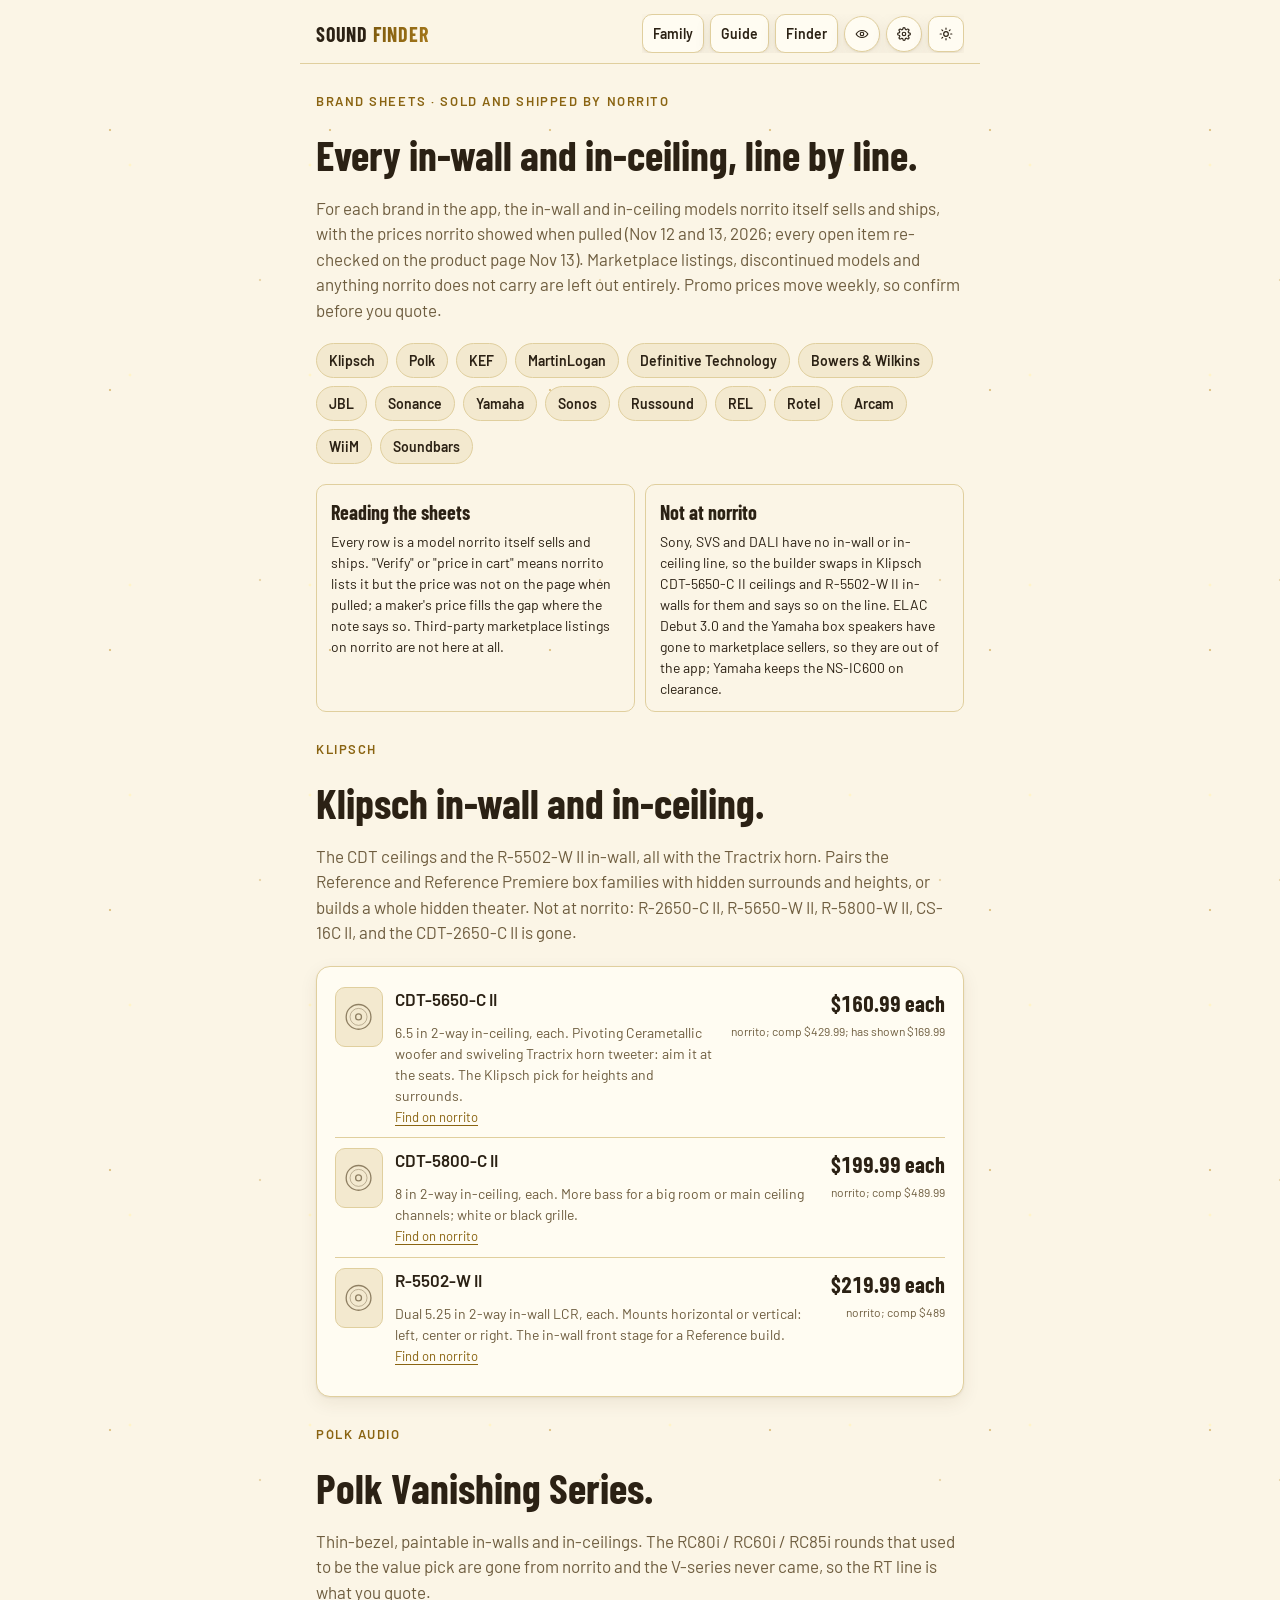
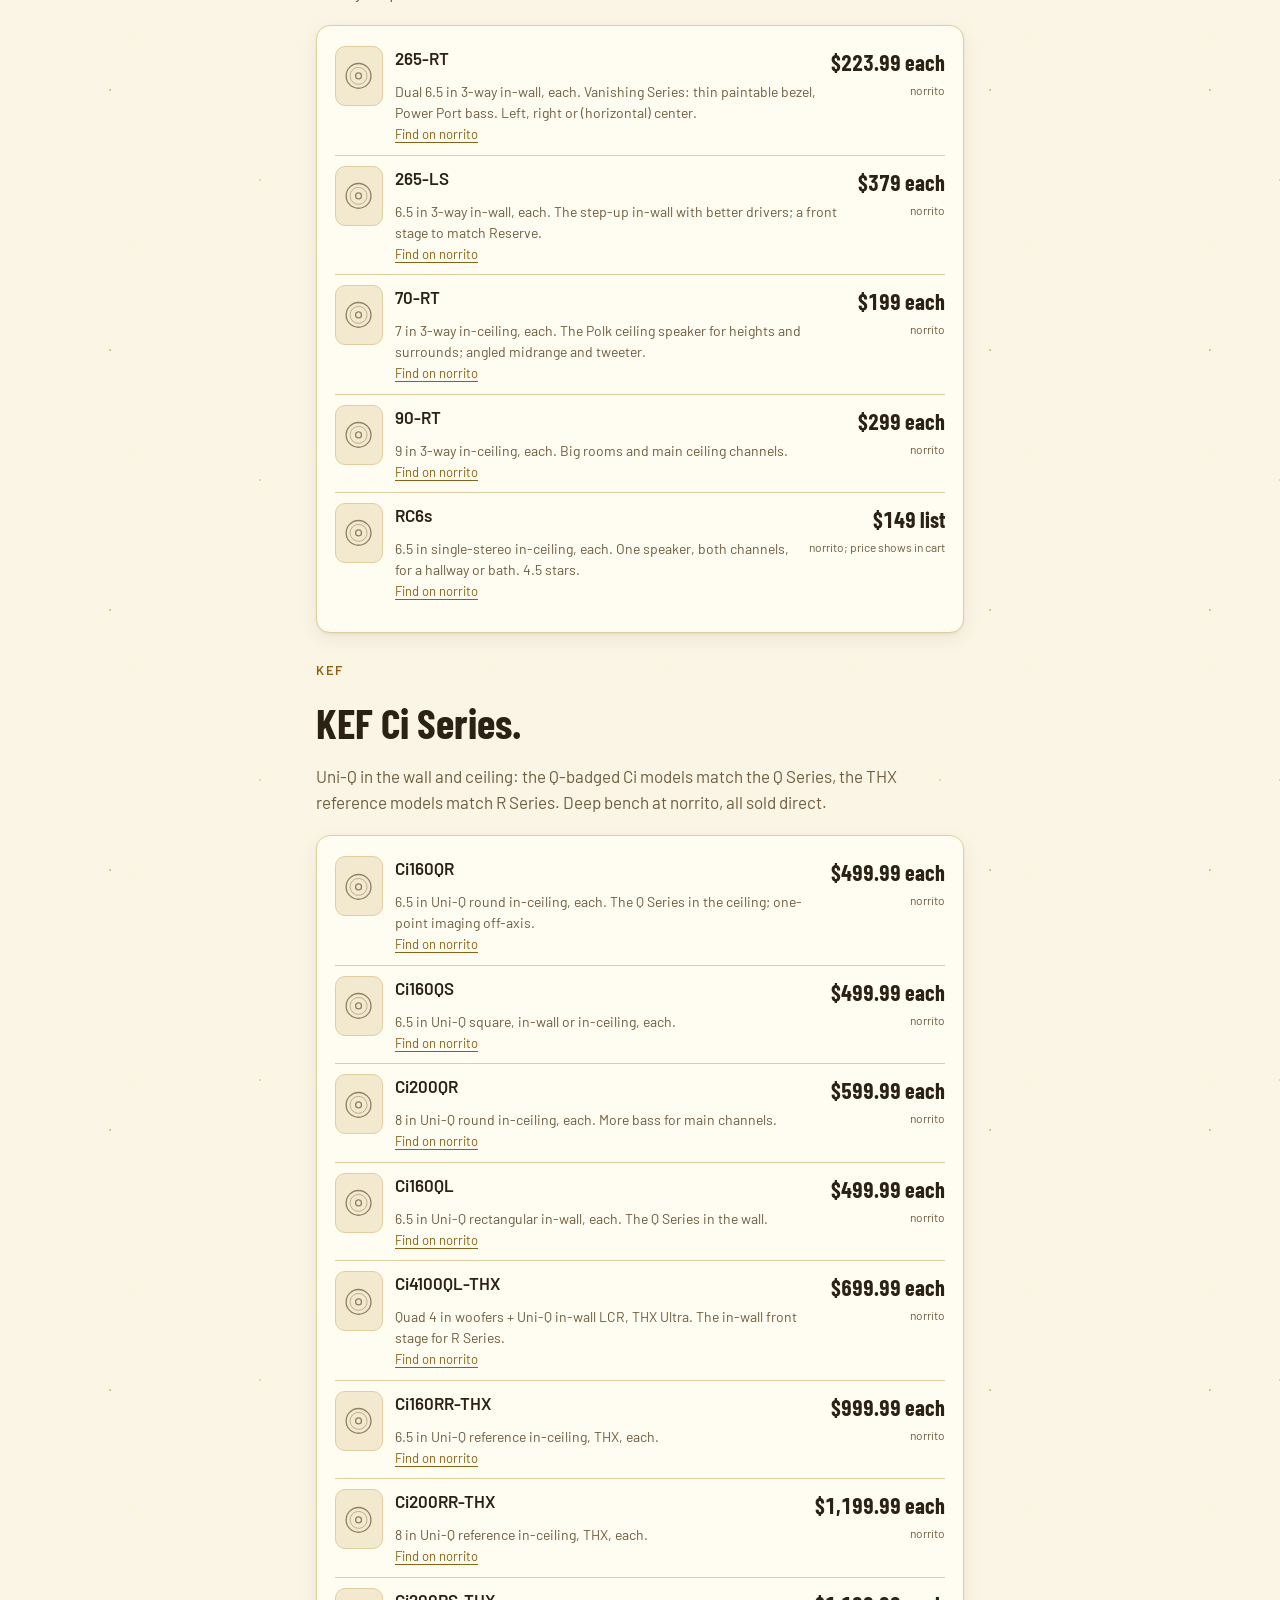
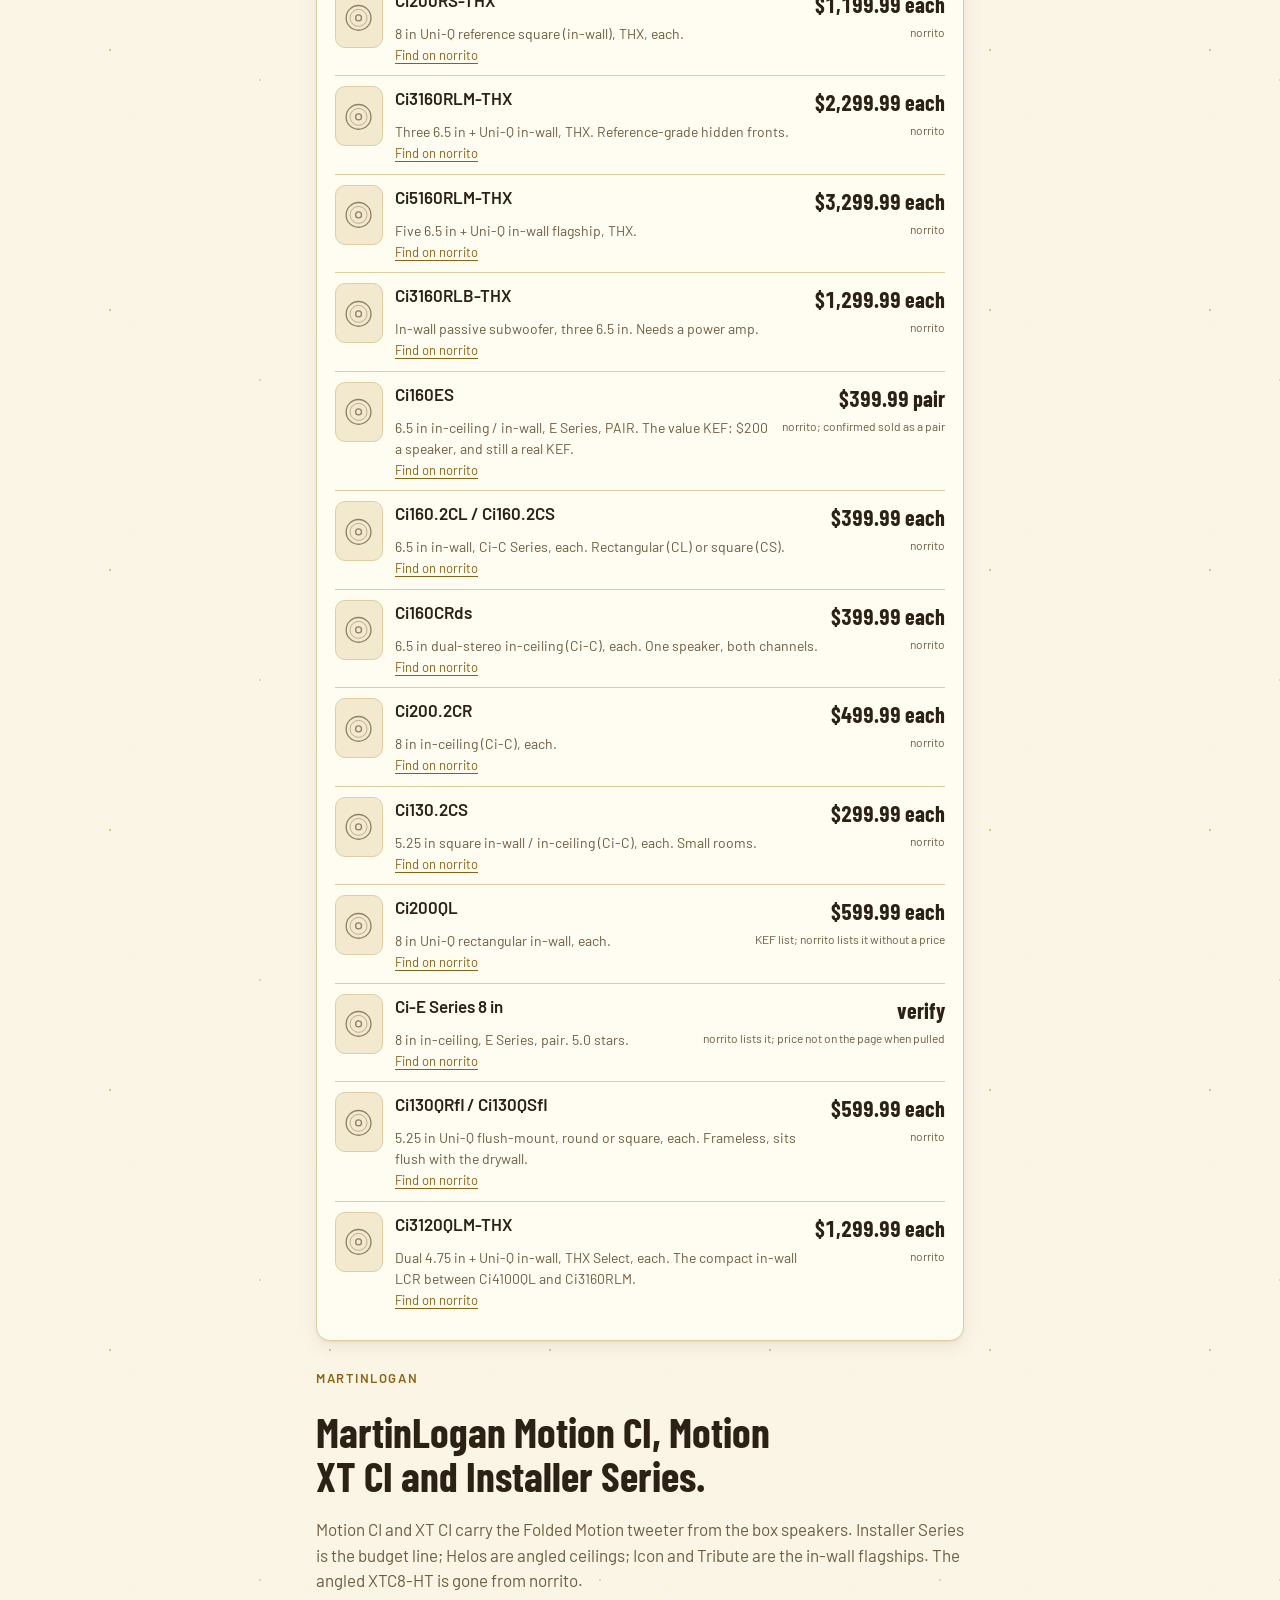
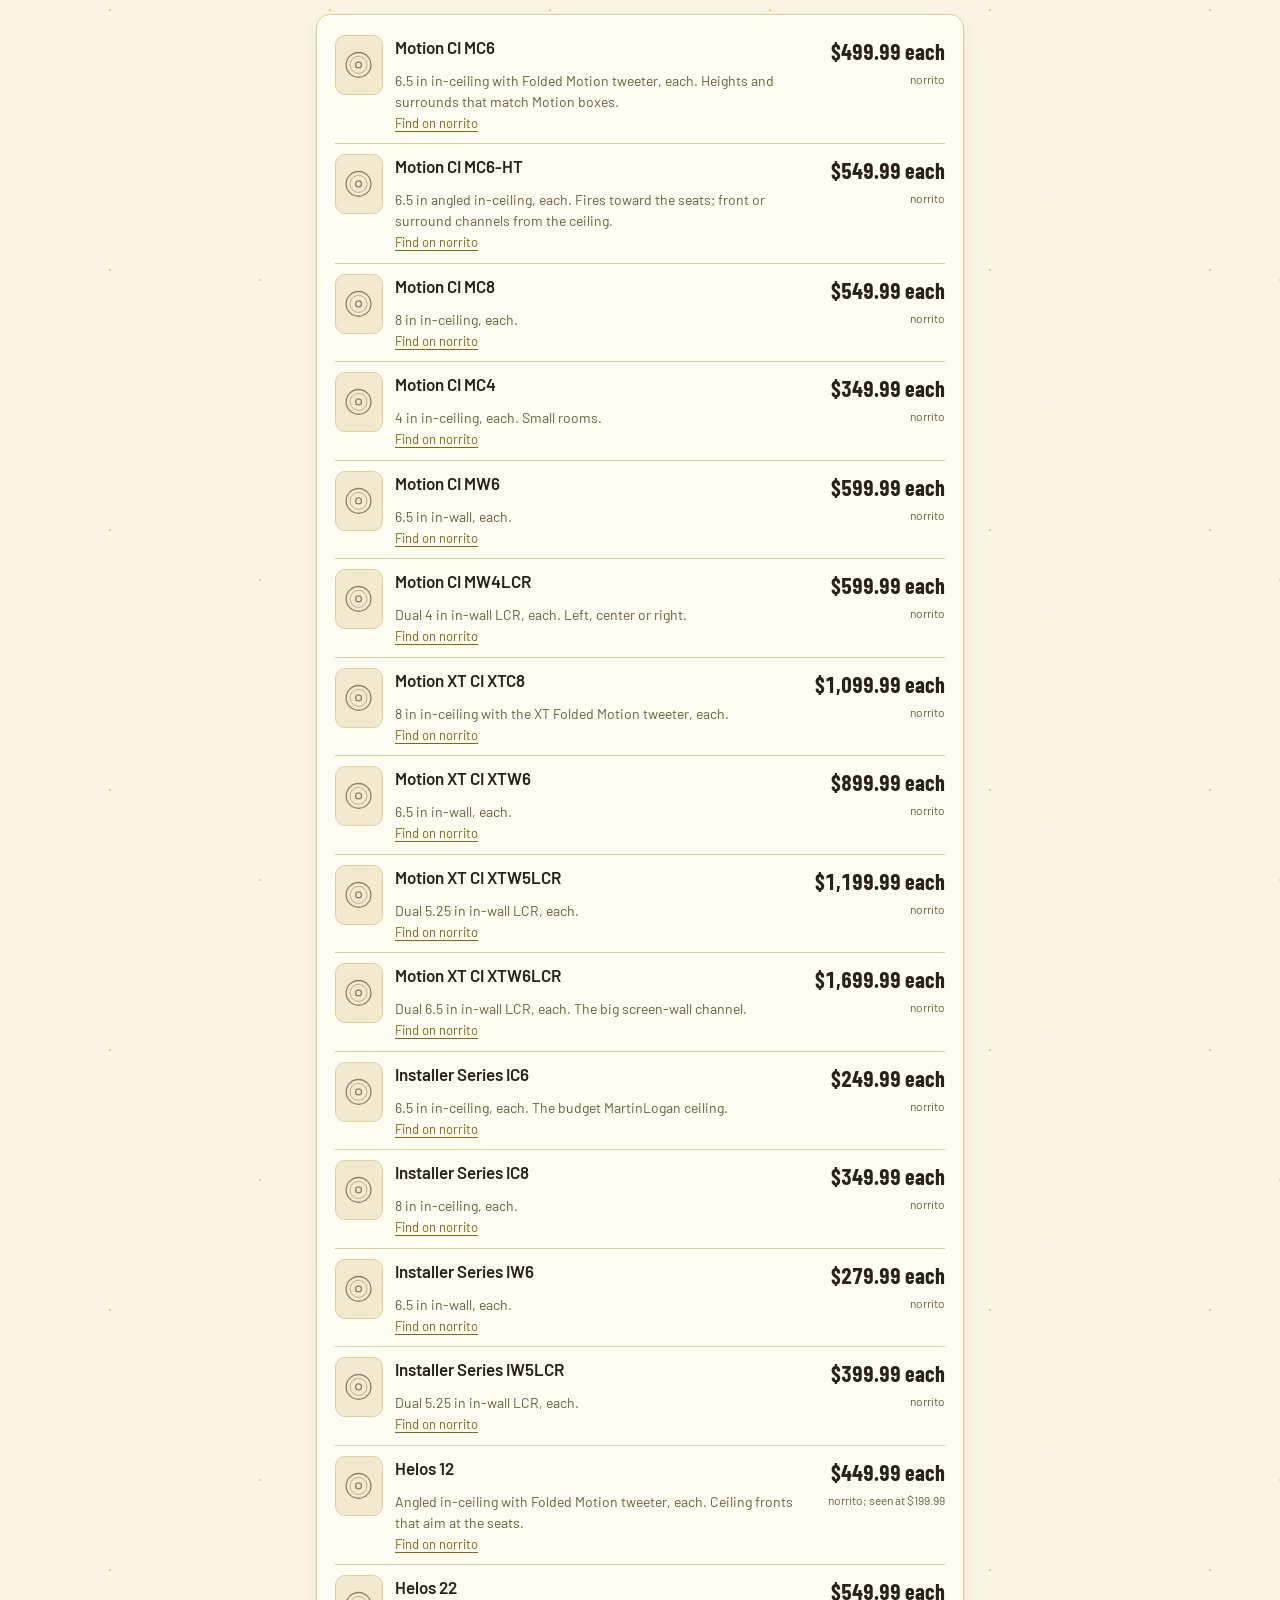
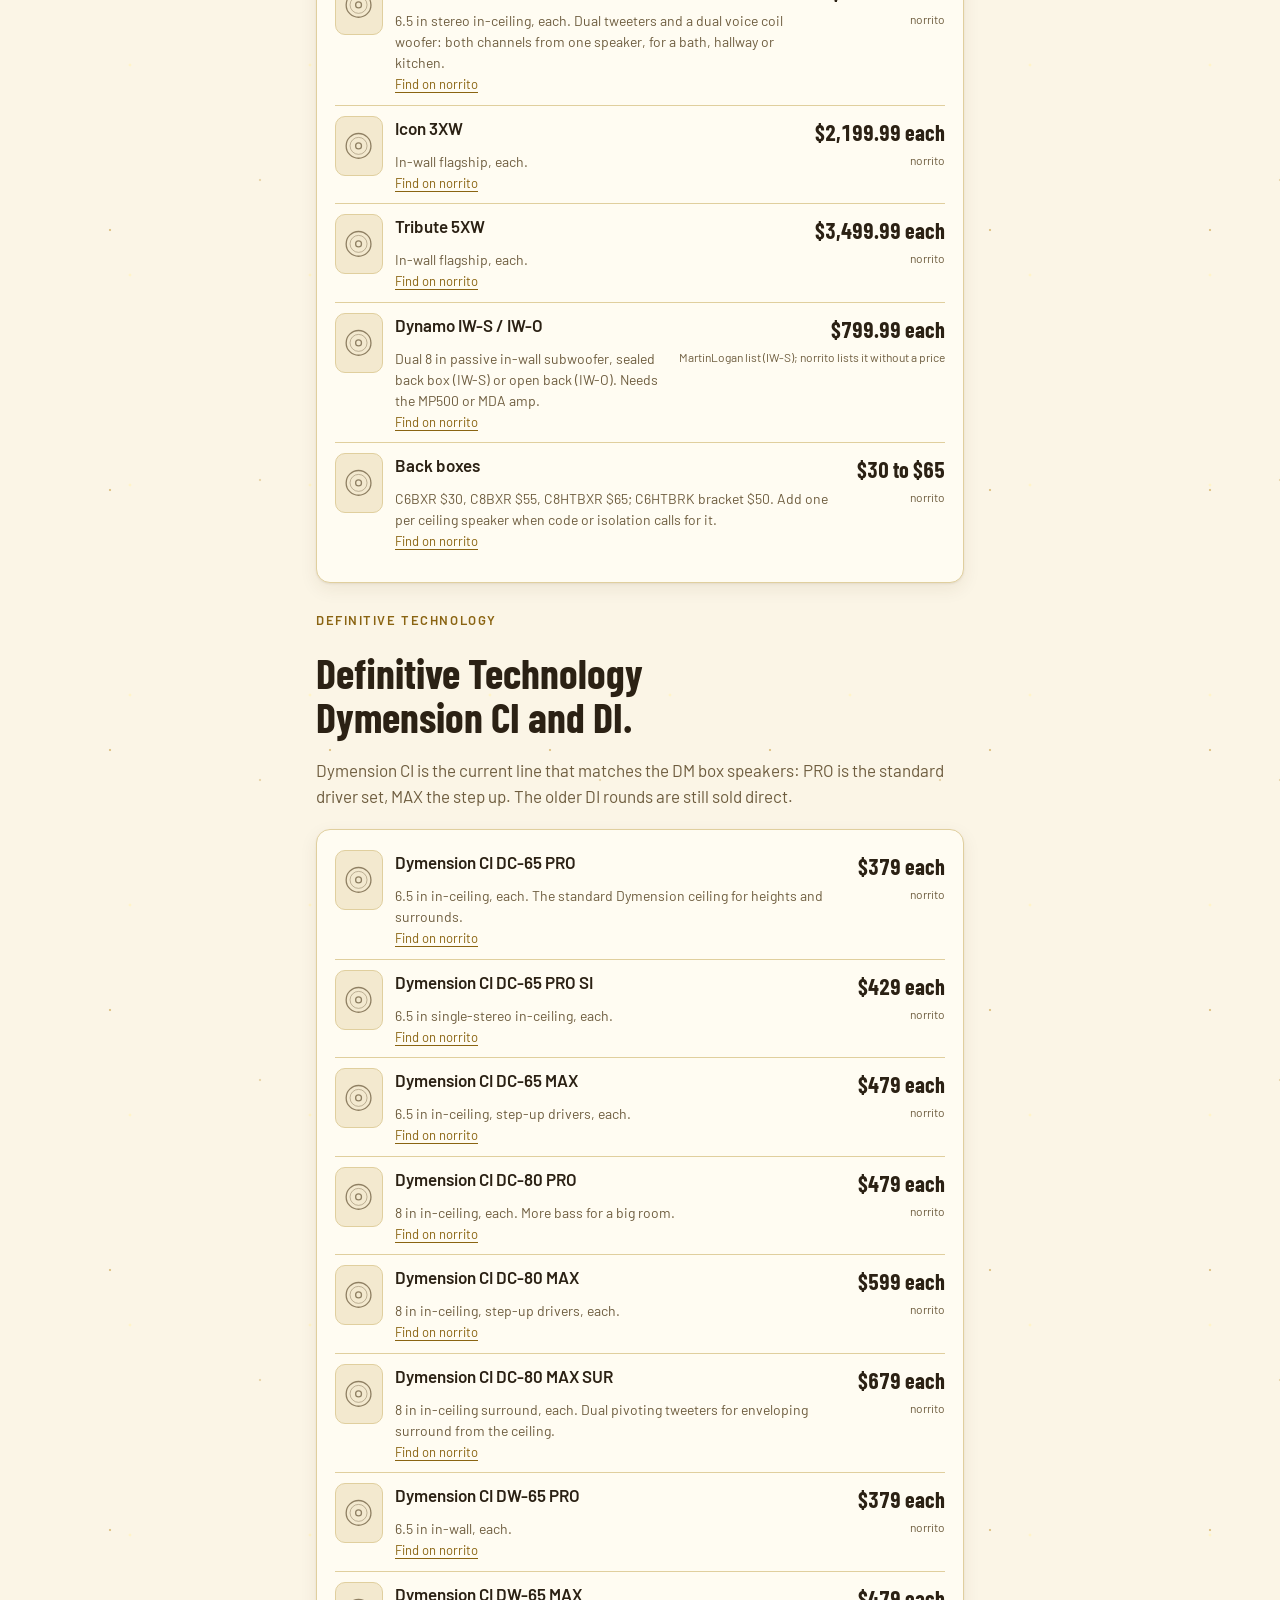
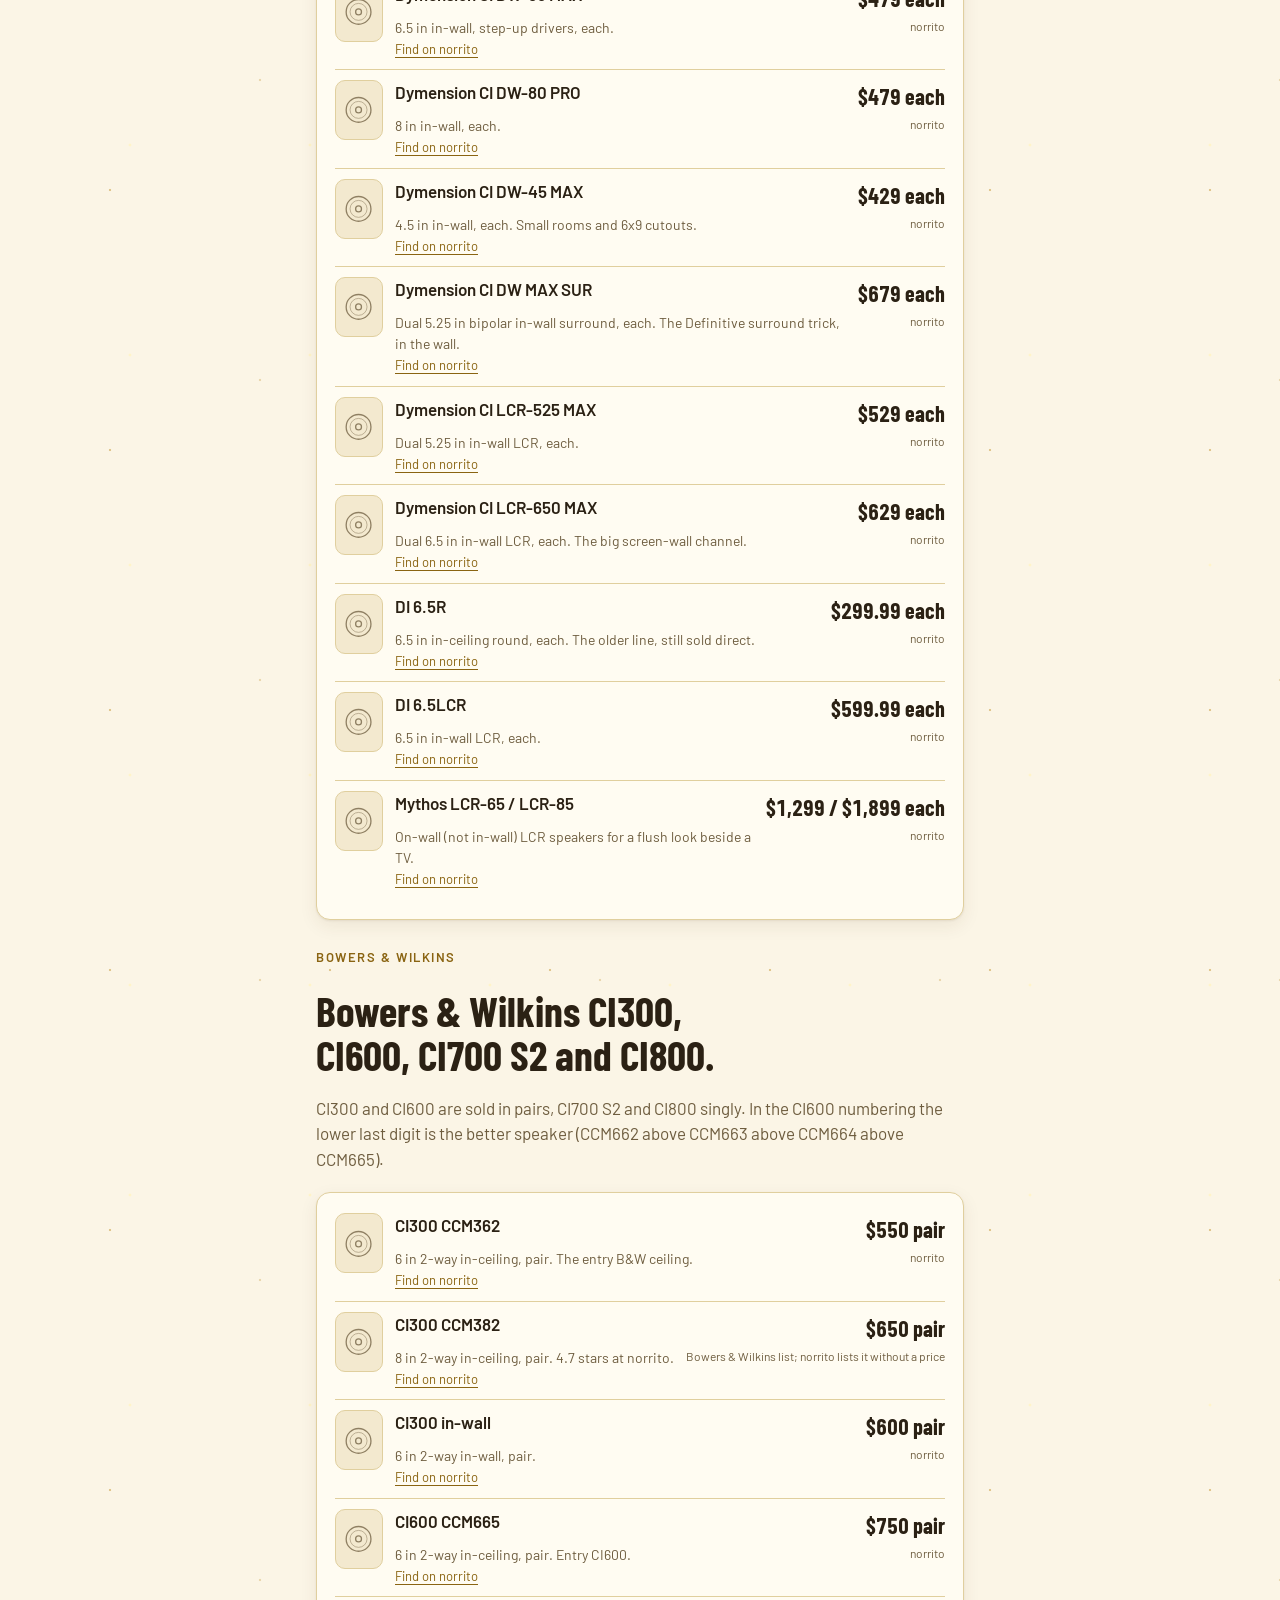
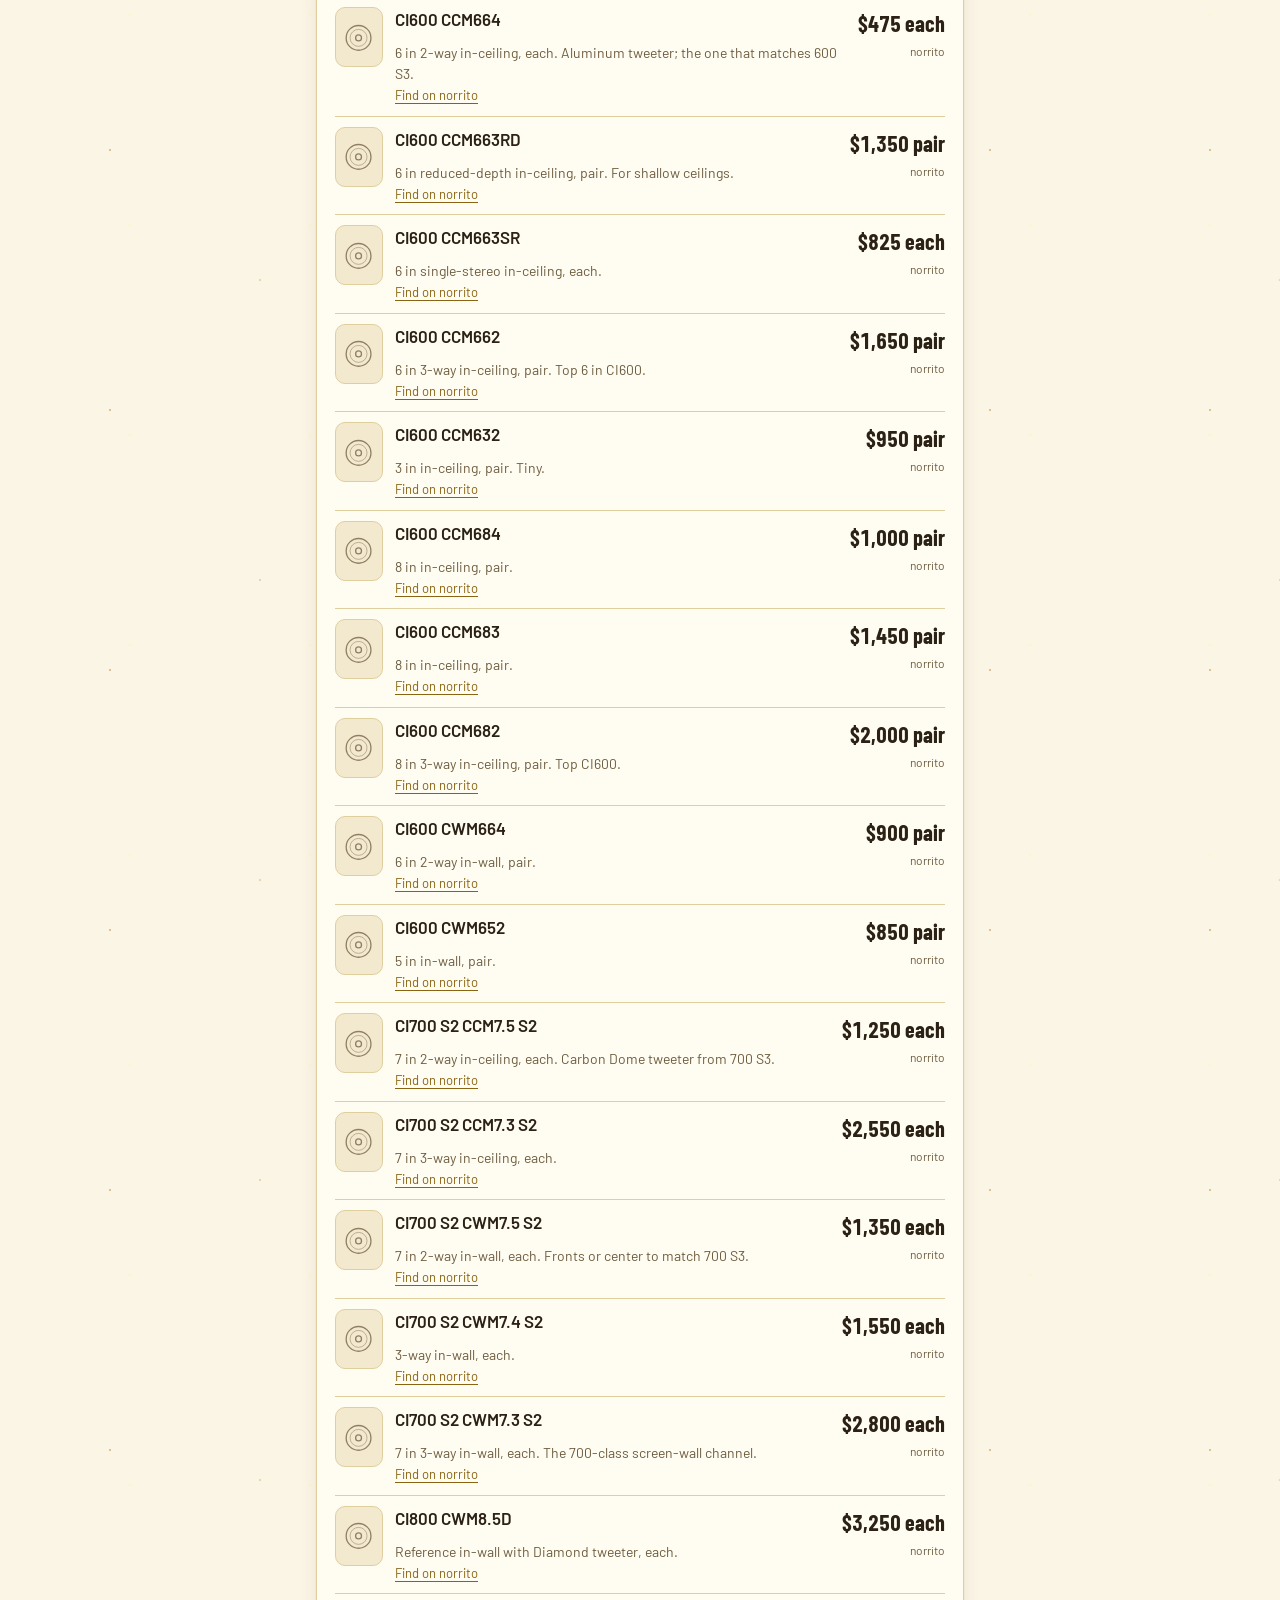
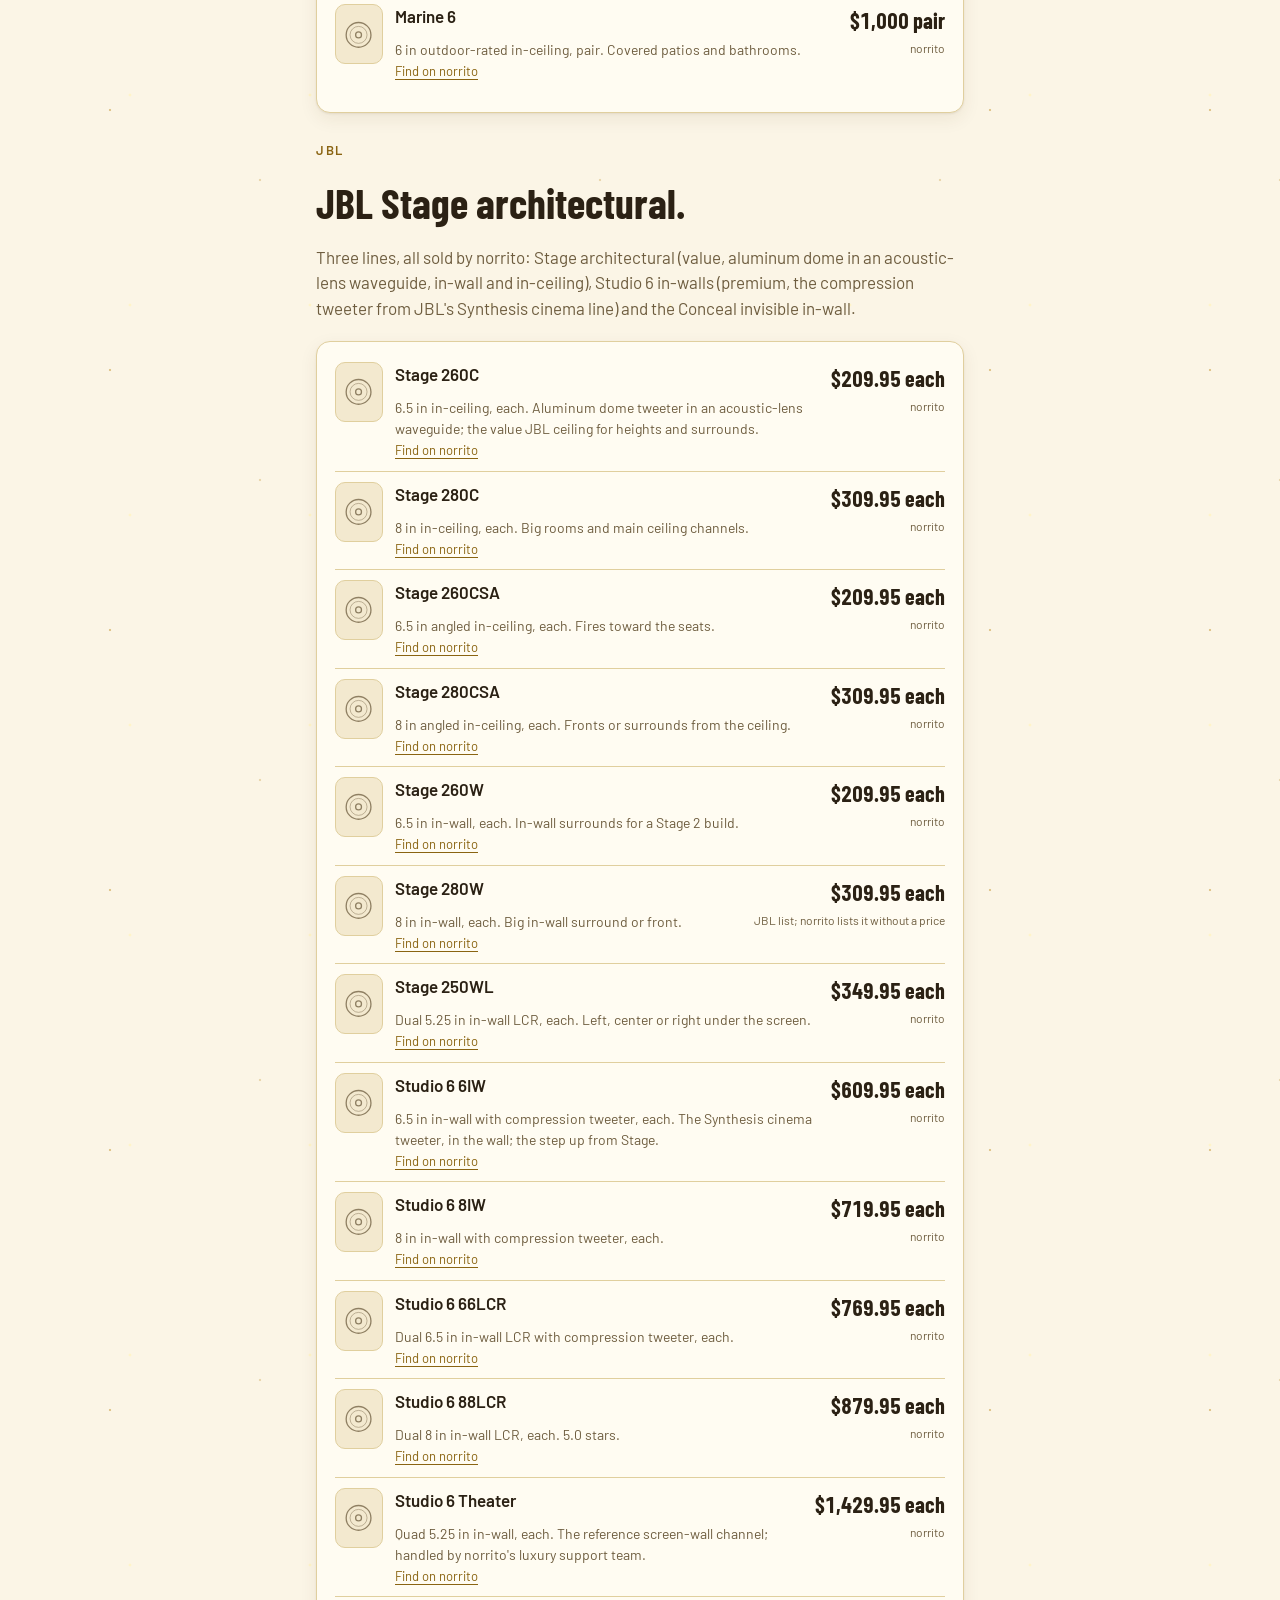
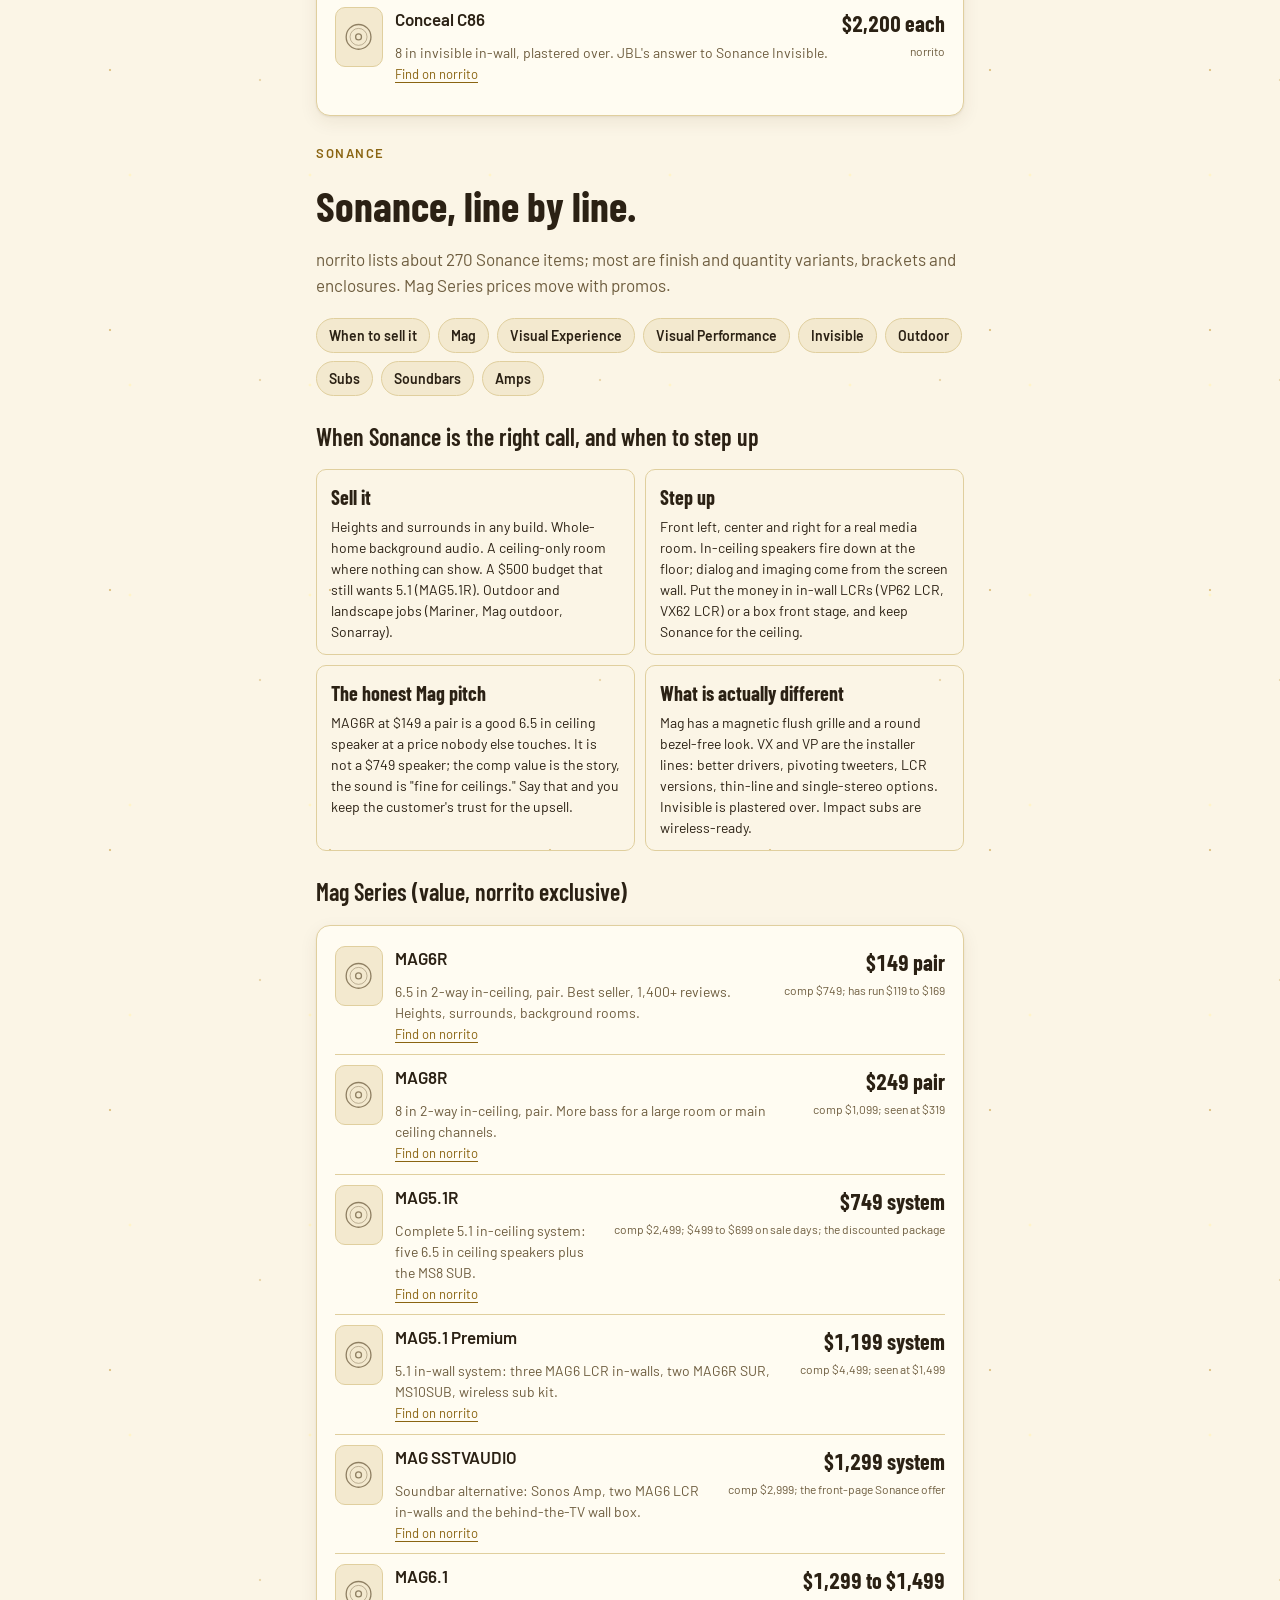
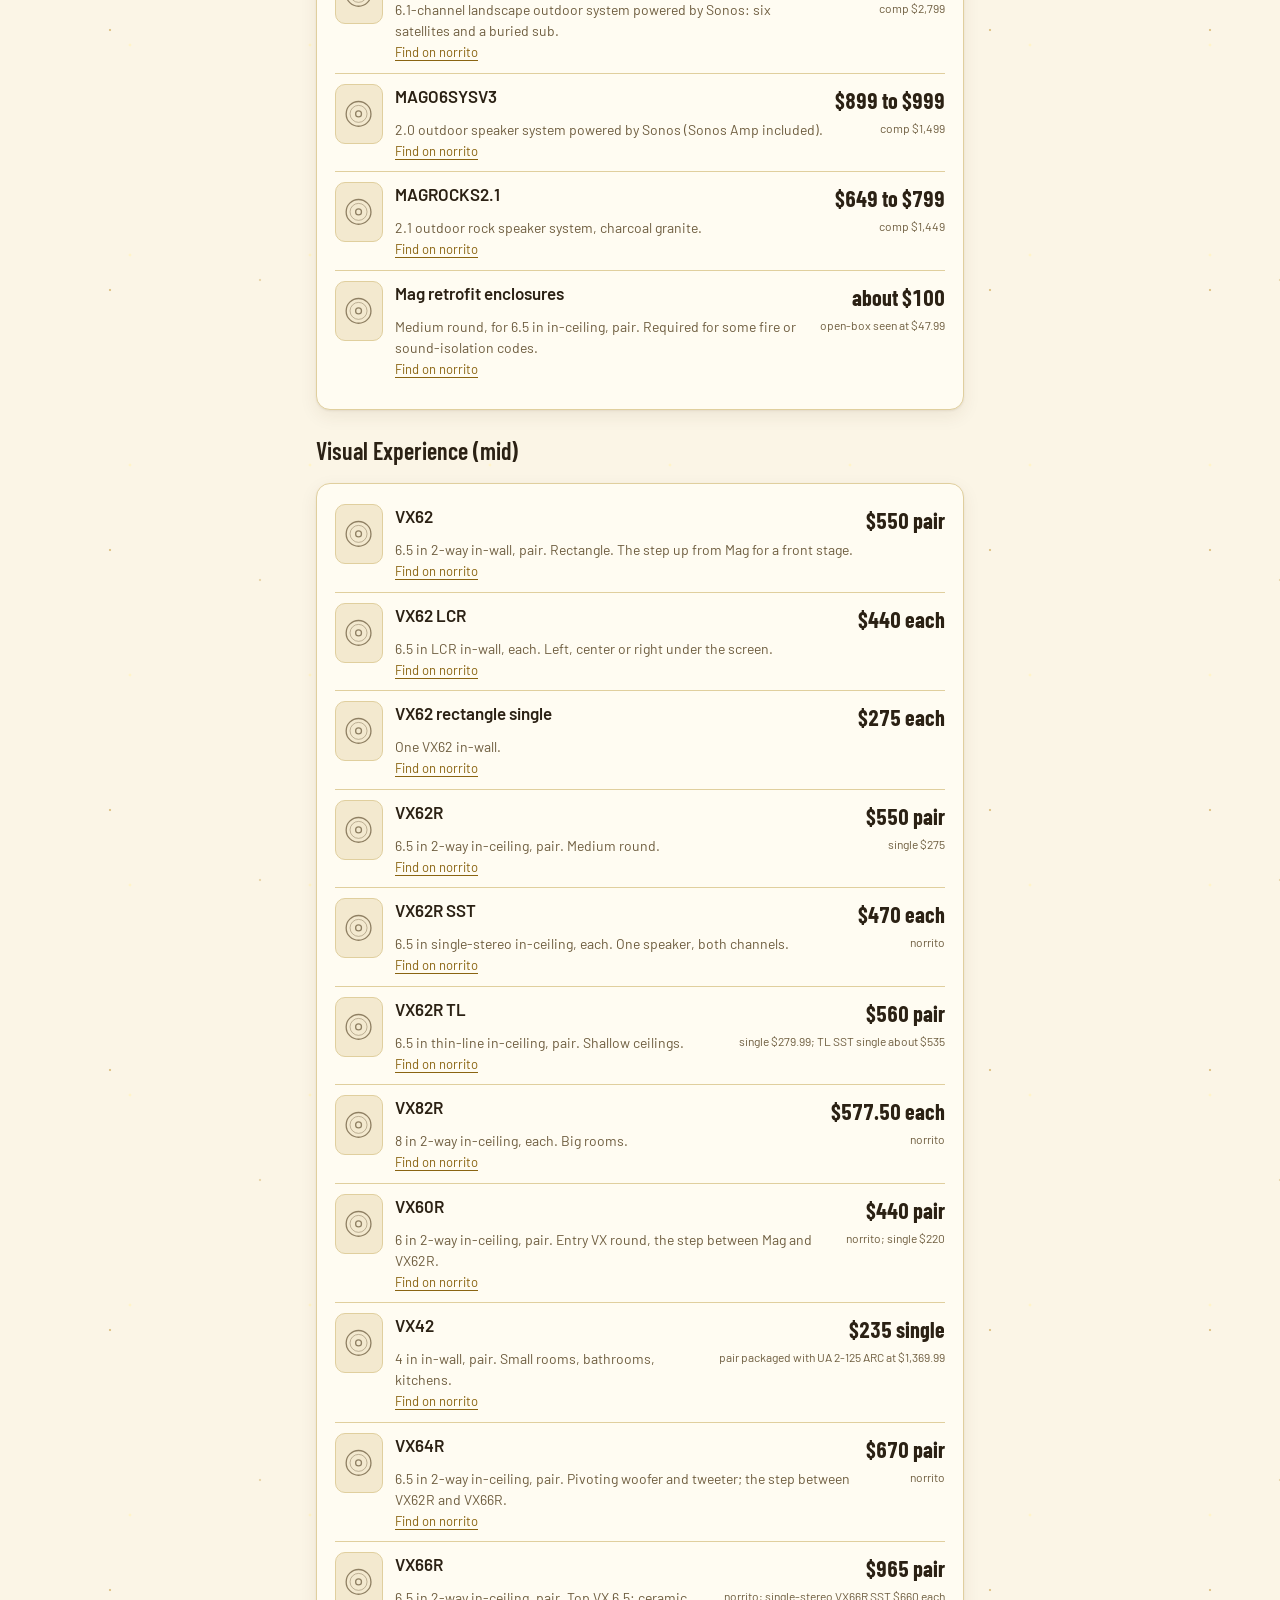
<file: sonance.html>
<!doctype html>
<html lang="en"><head><meta charset="utf-8"><title>Brand Sheets</title><meta http-equiv="refresh" content="0; url=brands.html#sonance"><link rel="canonical" href="brands.html"></head>
<body><p>Moved to <a href="brands.html#sonance">the Brands page</a>.</p><script>location.replace("brands.html#sonance");</script></body></html>
</file>
<file: app.css>
/* Sound Finder: one centered column (max 680px). Light-first on a cream ground with majestic gold accents; a slow gold sheen on the brand
   mark and the primary buttons, and faint gold dust on the page. Dark theme on data-theme="dark" (espresso and gold; toggle in the header,
   remembered per phone). Motion is short and consistent, and the sheen stops with reduced motion. */
:root {
  --bg: #fbf5e6;
  --surface: #fffcf2;
  --surface-2: #f3e9cf;
  --line: #e0cf9e;
  --fg: #2b2114;
  --muted: #6e5d3f;
  --accent: #8a6412;
  --accent-ink: #fffcf2;
  --accent-soft: #f5e6b5;
  --good: #2f6b3e;
  --on-gold: #2b2114;
  --gold-deep: #7d5a0e;
  --gold-grad: linear-gradient(115deg, #b98a2e 0%, #d9b862 25%, #fbeaa6 45%, #e2c06a 60%, #b98a2e 80%, #d9b862 100%);
  --gold-text: linear-gradient(115deg, #7d5a0e 0%, #a2761a 35%, #8a6412 55%, #7d5a0e 75%, #9c6e16 100%);
  --dust: radial-gradient(circle, rgba(201, 160, 69, .55) 0 1px, transparent 1.6px), radial-gradient(circle, rgba(201, 160, 69, .35) 0 1px, transparent 1.6px), radial-gradient(circle, rgba(255, 244, 200, .95) 0 1px, transparent 1.8px);
  --shadow: 0 1px 2px rgba(74, 52, 12, .08), 0 6px 18px rgba(74, 52, 12, .08);
  --shadow-lift: 0 2px 4px rgba(74, 52, 12, .10), 0 12px 28px rgba(74, 52, 12, .14);
  --radius: 14px;
  --radius-sm: 10px;
  --ease: cubic-bezier(.2, .7, .2, 1);
  --t: 180ms;
  --font-display: "Barlow Condensed", "Arial Narrow", "Roboto Condensed", sans-serif;
  --font-body: "Barlow", "Helvetica Neue", Arial, sans-serif;
  color-scheme: light;
}
:root[data-theme="dark"] {
  --bg: #1c1509; --surface: #251c0e; --surface-2: #322612; --line: #5a4622;
  --fg: #f7efd8; --muted: #c9b68d; --accent: #e6bd5c; --accent-ink: #1c1509; --accent-soft: #3a2b10; --good: #9fd6a8;
  --on-gold: #1c1509; --gold-deep: #8a6412;
  --gold-text: linear-gradient(115deg, #c9a045 0%, #f3dc92 35%, #d9b15a 55%, #c9a045 75%, #e6bd5c 100%);
  --dust: radial-gradient(circle, rgba(230, 189, 92, .45) 0 1px, transparent 1.6px), radial-gradient(circle, rgba(230, 189, 92, .28) 0 1px, transparent 1.6px), radial-gradient(circle, rgba(255, 240, 190, .7) 0 1px, transparent 1.8px);
  --shadow: 0 1px 2px rgba(0, 0, 0, .35), 0 6px 18px rgba(0, 0, 0, .3);
  --shadow-lift: 0 2px 4px rgba(0, 0, 0, .4), 0 12px 28px rgba(0, 0, 0, .4);
  color-scheme: dark;
}
* { box-sizing: border-box; }
[hidden] { display: none !important; }
html, body { margin: 0; }
html { padding-top: env(safe-area-inset-top, 0px); padding-bottom: env(safe-area-inset-bottom, 0px); background: var(--bg); scroll-behavior: smooth; }
body { background: var(--bg); background-image: var(--dust); background-size: 220px 260px, 340px 300px, 180px 210px; background-position: 0 0, 90px 130px, 40px 60px; color: var(--fg); font-family: var(--font-body); font-size: 17px; line-height: 1.5; -webkit-text-size-adjust: 100%; transition: background-color var(--t) var(--ease), color var(--t) var(--ease); }
body::before { content: ""; position: fixed; inset: 0 0 auto; height: env(safe-area-inset-top, 0px); z-index: 10; background: var(--bg); }
.wrap { max-width: 680px; margin: 0 auto; padding-left: max(16px, env(safe-area-inset-left, 0px)); padding-right: max(16px, env(safe-area-inset-right, 0px)); padding-block: 0 56px; }

/* header */
.top { position: sticky; top: env(safe-area-inset-top, 0px); z-index: 9; display: flex; align-items: center; justify-content: space-between; gap: 10px; padding-block: 14px 10px; margin-inline: calc(-1 * max(16px, env(safe-area-inset-left, 0px))) calc(-1 * max(16px, env(safe-area-inset-right, 0px))); padding-inline: max(16px, env(safe-area-inset-left, 0px)) max(16px, env(safe-area-inset-right, 0px)); background: color-mix(in srgb, var(--bg) 86%, transparent); -webkit-backdrop-filter: saturate(1.4) blur(14px); backdrop-filter: saturate(1.4) blur(14px); border-bottom: 1px solid var(--line); }
.top .row { gap: 6px; flex-wrap: nowrap; overflow-x: auto; scrollbar-width: none; -webkit-overflow-scrolling: touch; }
.top .row::-webkit-scrollbar { display: none; }
.top .btn { padding: 8px 10px; min-height: 36px; font-size: 14px; white-space: nowrap; }
.brand { font-family: var(--font-display); font-weight: 700; font-size: 20px; letter-spacing: .04em; text-transform: uppercase; text-decoration: none; color: var(--fg); background: none; border: none; padding: 0; cursor: pointer; white-space: nowrap; }
.brand b { font-weight: 700; background: var(--gold-text); background-size: 300% 100%; -webkit-background-clip: text; background-clip: text; color: transparent; animation: sheen 9s linear infinite; }
@keyframes sheen { from { background-position: 100% 50%; } to { background-position: 0% 50%; } }
.theme { width: 36px; height: 36px; padding: 0; display: inline-flex; align-items: center; justify-content: center; border-radius: 999px; flex: 0 0 auto; }
.theme svg { width: 18px; height: 18px; fill: none; stroke: currentColor; stroke-width: 2; stroke-linecap: round; stroke-linejoin: round; transition: transform var(--t) var(--ease); }
.theme:hover svg { transform: rotate(20deg); }
.theme .moon { display: none; }
:root[data-theme="dark"] .theme .moon { display: block; }
:root[data-theme="dark"] .theme .sun { display: none; }

/* type */
h1, h2, h3 { font-family: var(--font-display); line-height: 1.05; margin: 0; text-wrap: balance; }
h1 { font-size: clamp(40px, 9vw, 60px); font-weight: 700; letter-spacing: -.01em; }
h2 { font-size: clamp(30px, 7vw, 42px); font-weight: 700; }
h3 { font-size: 24px; font-weight: 600; }
p { margin: 0; }
.eyebrow { font-size: 13px; font-weight: 600; letter-spacing: .12em; text-transform: uppercase; color: var(--accent); }
.muted { color: var(--muted); }
.small { font-size: 14px; }
section { display: flex; flex-direction: column; gap: 20px; padding-block: 28px 0; }
.hero { gap: 18px; padding-block: 40px 0; }
.hero p { max-width: 36ch; font-size: 19px; }
a { color: var(--accent); }

/* controls */
.btn { font: inherit; font-weight: 600; border: 1px solid var(--line); background: var(--surface); color: var(--fg); border-radius: var(--radius-sm); padding: 12px 18px; cursor: pointer; min-height: 48px; text-decoration: none; display: inline-flex; align-items: center; gap: 8px; box-shadow: var(--shadow); transition: background-color var(--t) var(--ease), border-color var(--t) var(--ease), box-shadow var(--t) var(--ease), transform var(--t) var(--ease), color var(--t) var(--ease); }
.btn:hover { background: var(--surface-2); box-shadow: var(--shadow-lift); }
.btn:active { transform: translateY(1px) scale(.99); box-shadow: var(--shadow); }
.btn.primary { background: var(--gold-grad); background-size: 300% 100%; color: var(--on-gold); border-color: var(--gold-deep); animation: sheen 9s linear infinite; }
.btn.primary:hover { filter: brightness(1.06); }
.btn.link { background: none; border: none; color: var(--muted); padding: 8px 0; min-height: 0; text-decoration: underline; text-underline-offset: 3px; box-shadow: none; }
.btn.link:hover { color: var(--fg); background: none; box-shadow: none; }
.btn:disabled { opacity: .6; cursor: default; }
.btn:focus-visible, .opt:focus-visible, input:focus-visible, textarea:focus-visible, button:focus-visible, a:focus-visible { outline: 2px solid var(--accent); outline-offset: 2px; }
.row { display: flex; flex-wrap: wrap; gap: 12px; align-items: center; }
.progress { display: flex; flex-direction: column; gap: 8px; }
.bar { height: 5px; background: var(--surface-2); border-radius: 3px; overflow: hidden; }
.bar i { display: block; height: 100%; width: 0; background: var(--gold-grad); background-size: 300% 100%; border-radius: 3px; transition: width .4s var(--ease); }
.opts { display: flex; flex-direction: column; gap: 10px; list-style: none; padding: 0; margin: 0; }
.opt { display: flex; flex-direction: column; gap: 2px; text-align: left; width: 100%; font: inherit; color: var(--fg); background: var(--surface); border: 1px solid var(--line); border-radius: var(--radius); padding: 14px 16px; cursor: pointer; min-height: 56px; box-shadow: var(--shadow); transition: border-color var(--t) var(--ease), box-shadow var(--t) var(--ease), transform var(--t) var(--ease), background-color var(--t) var(--ease); }
.opt:hover { border-color: var(--accent); box-shadow: var(--shadow-lift); transform: translateY(-1px); }
.opt:active { transform: translateY(0) scale(.995); }
.opt b { font-weight: 600; font-size: 18px; }
.opt span { color: var(--muted); font-size: 15px; }
.spec { display: grid; grid-template-columns: repeat(2, minmax(0, 1fr)); gap: 1px; background: var(--line); border: 1px solid var(--line); border-radius: var(--radius); overflow: hidden; box-shadow: var(--shadow); }
@media (min-width: 560px) { .spec { grid-template-columns: repeat(4, minmax(0, 1fr)); } }
.spec div { background: var(--surface); padding: 12px 14px; min-width: 0; }
.spec small { display: block; font-size: 12px; letter-spacing: .1em; text-transform: uppercase; color: var(--muted); margin-bottom: 4px; }
.spec strong { font-family: var(--font-display); font-size: 26px; font-weight: 700; font-variant-numeric: tabular-nums; line-height: 1; }
.card { background: var(--surface); border: 1px solid var(--line); border-radius: var(--radius); padding: 20px 18px; display: flex; flex-direction: column; gap: 14px; min-width: 0; box-shadow: var(--shadow); }
.card.alt { border-style: dashed; box-shadow: none; background: var(--accent-soft); }
ul.checks { list-style: none; margin: 0; padding: 0; display: flex; flex-direction: column; gap: 10px; }
ul.checks li { padding-left: 26px; position: relative; }
ul.checks li::before { content: ""; position: absolute; left: 0; top: .5em; width: 14px; height: 8px; border-left: 2px solid var(--accent); border-bottom: 2px solid var(--accent); transform: rotate(-45deg); }
.gear { display: grid; gap: 10px; }
.gear div { display: grid; grid-template-columns: 96px minmax(0, 1fr); gap: 10px; align-items: baseline; border-top: 1px solid var(--line); padding-top: 10px; }
.gear small { font-size: 12px; letter-spacing: .1em; text-transform: uppercase; color: var(--muted); }
.form { display: flex; flex-direction: column; gap: 14px; }
label, .field { display: flex; flex-direction: column; gap: 6px; font-size: 14px; font-weight: 600; color: var(--muted); }
input, textarea { font: inherit; font-size: 17px; color: var(--fg); background: var(--surface); border: 1px solid var(--line); border-radius: var(--radius-sm); padding: 11px 12px; width: 100%; min-width: 0; transition: border-color var(--t) var(--ease), box-shadow var(--t) var(--ease); }
input:focus, textarea:focus { border-color: var(--accent); box-shadow: 0 0 0 3px var(--accent-soft); outline: none; }
textarea { min-height: 88px; resize: vertical; }
.seg, .chips { display: flex; flex-wrap: wrap; gap: 8px; }
.seg button, .chips button { font: inherit; font-size: 15px; font-weight: 600; background: var(--surface); color: var(--fg); border: 1px solid var(--line); border-radius: 999px; padding: 8px 14px; cursor: pointer; min-height: 40px; transition: background-color var(--t) var(--ease), border-color var(--t) var(--ease), color var(--t) var(--ease), transform var(--t) var(--ease); }
.seg button:hover, .chips button:hover { border-color: var(--accent); }
.seg button:active, .chips button:active { transform: scale(.97); }
.seg button[aria-pressed="true"], .chips button[aria-pressed="true"] { background: var(--gold-grad); background-size: 300% 100%; color: var(--on-gold); border-color: var(--gold-deep); }
.chips button:disabled { opacity: .5; }
.grid2 { display: grid; grid-template-columns: 1fr; gap: 14px; }
@media (min-width: 520px) { .grid2 { grid-template-columns: 1fr 1fr; } }
.toast { position: fixed; left: 50%; bottom: calc(20px + env(safe-area-inset-bottom, 0px)); transform: translateX(-50%) translateY(8px); background: var(--fg); color: var(--bg); padding: 10px 16px; border-radius: 999px; font-weight: 600; font-size: 15px; opacity: 0; pointer-events: none; transition: opacity var(--t) var(--ease), transform var(--t) var(--ease); z-index: 20; max-width: calc(100vw - 32px); box-shadow: var(--shadow-lift); }
.toast.show { opacity: 1; transform: translateX(-50%) translateY(0); }
.lead { display: flex; flex-direction: column; gap: 6px; }
.lead .name { font-family: var(--font-display); font-size: 24px; font-weight: 700; }
.chip { display: inline-block; font-size: 12px; font-weight: 600; letter-spacing: .08em; text-transform: uppercase; color: var(--accent); background: var(--accent-soft); border: 1px solid transparent; border-radius: 999px; padding: 3px 10px; }
.chip.quiet { color: var(--muted); background: var(--surface-2); }
.sel { user-select: all; -webkit-user-select: all; }
.offscreen { position: absolute; left: -9999px; top: 0; width: 1px; height: 1px; opacity: 0; }
footer { padding-block: 32px 0; color: var(--muted); font-size: 14px; max-width: 60ch; }

/* family builder */
.series { display: grid; grid-template-columns: 1fr; gap: 8px; }
@media (min-width: 560px) { .series { grid-template-columns: 1fr 1fr; } }
.ser { display: grid; grid-template-columns: 52px minmax(0, 1fr); gap: 0 12px; align-items: start; text-align: left; font: inherit; color: var(--fg); background: var(--surface); border: 1px solid var(--line); border-radius: var(--radius-sm); padding: 12px 14px; cursor: pointer; min-height: 56px; box-shadow: var(--shadow); transition: border-color var(--t) var(--ease), box-shadow var(--t) var(--ease), transform var(--t) var(--ease); }
.ser:hover { border-color: var(--accent); box-shadow: var(--shadow-lift); transform: translateY(-1px); }
.ser[aria-pressed="true"] { border-color: var(--accent); box-shadow: inset 0 0 0 1px var(--accent), var(--shadow); background: var(--accent-soft); }
.ser .txt { display: flex; flex-direction: column; gap: 3px; min-width: 0; }
.ser b { font-weight: 600; font-size: 17px; }
.ser span { color: var(--muted); font-size: 14px; }
.ser .tier { color: var(--accent); font-size: 12px; letter-spacing: .1em; text-transform: uppercase; font-weight: 600; }
.ser .sys { color: var(--fg); font-weight: 600; font-size: 14px; }
label.maxlbl { flex-direction: row; align-items: center; gap: 8px; }
label.maxlbl input { width: 150px; }
#overNote .btn.link { display: inline; padding: 0; font-size: 14px; }
.ser .thumb { width: 52px; height: 66px; }
.ctl { display: flex; flex-direction: column; gap: 6px; }
.ctl > span { font-size: 14px; font-weight: 600; color: var(--muted); }
.lines { display: flex; flex-direction: column; }
.line { display: grid; grid-template-columns: 58px minmax(0, 1fr) auto; gap: 4px 12px; padding-block: 12px; border-top: 1px solid var(--line); align-items: start; }
.line:first-child { border-top: none; padding-top: 0; }
.line .thumb { width: 58px; height: 72px; grid-row: 1 / span 2; }
.line .role { font-size: 12px; letter-spacing: .1em; text-transform: uppercase; color: var(--muted); }
.line .model { font-weight: 600; font-size: 18px; }
.line .qty { color: var(--muted); font-size: 14px; }
.line .price { font-family: var(--font-display); font-size: 24px; font-weight: 700; font-variant-numeric: tabular-nums; text-align: right; white-space: nowrap; }
.line .find { grid-column: 2 / -1; font-size: 14px; }
.line a, .card a { color: var(--accent); text-decoration: underline; text-underline-offset: 3px; }
.tiers { display: flex; flex-direction: column; gap: 14px; }
.tiers[hidden] { display: none; }
.tiers .eyebrow { margin: 0; }
.tier { display: flex; flex-direction: column; gap: 8px; }
.tier-h { display: flex; justify-content: space-between; align-items: baseline; gap: 8px; border-bottom: 1px solid var(--line); padding-bottom: 4px; }
.pickrow { display: grid; grid-template-columns: minmax(0, 1fr) auto auto; gap: 4px 10px; align-items: center; padding: 8px 10px; border: 1px solid var(--line); border-radius: var(--radius-sm); }
.pickrow.on { border-color: var(--accent); background: var(--accent-soft); }
.pickrow .model { font-weight: 600; }
.pickrow .price { font-family: var(--font-display); font-size: 20px; font-weight: 700; font-variant-numeric: tabular-nums; white-space: nowrap; }
.pickrow .btn { min-height: 40px; padding: 8px 14px; box-shadow: none; }
.pickrow .vd { font-weight: 700; }
.pickrow .vd.good { color: var(--good); }
.pickrow .vd.soft { color: var(--accent); }
.chips.brandchips { margin-bottom: 2px; }
.total { display: flex; justify-content: space-between; align-items: baseline; gap: 12px; border-top: 2px solid var(--fg); padding-top: 12px; }
.total strong { font-family: var(--font-display); font-size: 34px; font-weight: 700; font-variant-numeric: tabular-nums; }
.row.between { justify-content: space-between; align-items: baseline; }
.sums { display: flex; flex-direction: column; }
.sums > div { display: flex; justify-content: space-between; align-items: baseline; gap: 12px; padding-block: 10px; border-top: 1px solid var(--line); }
.sums > div:first-child { border-top: none; padding-top: 0; }
.sums b { font-family: var(--font-display); font-size: 24px; font-weight: 700; font-variant-numeric: tabular-nums; white-space: nowrap; }
.sums .grand { border-top: 2px solid var(--fg); margin-top: 4px; padding-top: 12px; }
.sums .grand span { font-weight: 600; }
.sums .grand b { font-size: 38px; color: var(--accent); }

/* product thumbnails: drawn silhouette underneath, norrito photo on top when one loads */
.thumb { position: relative; display: inline-flex; align-items: center; justify-content: center; width: 56px; height: 70px; flex: 0 0 auto; border-radius: 10px; background: var(--surface-2); border: 1px solid var(--line); overflow: hidden; }
.thumb svg { width: 72%; height: 72%; fill: none; stroke: var(--muted); stroke-width: 2; stroke-linejoin: round; opacity: .75; }
.thumb svg .in { stroke-width: 1.4; opacity: .6; }
.thumb img { position: absolute; inset: 0; width: 100%; height: 100%; object-fit: contain; background: #fff; padding: 4px; }
.thumb.fb img { display: none; }
.sticky-bar .btn { padding: 10px 14px; min-height: 42px; font-size: 15px; }
.sticky-bar { position: sticky; bottom: 0; background: color-mix(in srgb, var(--bg) 88%, transparent); -webkit-backdrop-filter: blur(12px); backdrop-filter: blur(12px); padding-block: 12px; border-top: 1px solid var(--line); display: flex; gap: 10px; flex-wrap: wrap; z-index: 5; }

/* quality scores (guide + builder) */
.scores { display: grid; grid-template-columns: 74px minmax(0, 1fr) 18px; gap: 4px 10px; align-items: center; font-size: 13px; }
.scores small { color: var(--muted); letter-spacing: .04em; }
.scores .track { height: 6px; background: var(--surface-2); border-radius: 3px; overflow: hidden; }
.scores .track i { display: block; height: 100%; background: var(--accent); border-radius: 3px; width: 0; transition: width .5s var(--ease); }
.scores .n { font-variant-numeric: tabular-nums; color: var(--muted); text-align: right; }
.dots { display: inline-flex; gap: 3px; vertical-align: middle; }
.dots i { width: 7px; height: 7px; border-radius: 50%; background: var(--surface-2); border: 1px solid var(--line); }
.dots i.on { background: var(--accent); border-color: var(--accent); }
.mini { display: grid; grid-template-columns: auto 1fr; gap: 2px 8px; font-size: 12px; color: var(--muted); margin-top: 4px; }
.tags { display: flex; flex-wrap: wrap; gap: 6px; }

/* reveal */
@media (prefers-reduced-motion: no-preference) {
  .reveal { animation: rise .35s var(--ease) both; }
  @keyframes rise { from { opacity: 0; transform: translateY(6px); } to { opacity: 1; transform: none; } }
}
@media (prefers-reduced-motion: reduce) { *, *::before, *::after { transition: none !important; animation: none !important; } html { scroll-behavior: auto; } }

/* sales tools: header buttons, customer view, financing, settings sheet */
.mode, .sgear { width: 36px; height: 36px; padding: 0; display: inline-flex; align-items: center; justify-content: center; border-radius: 999px; flex: 0 0 auto; }
.mode svg, .sgear svg { width: 18px; height: 18px; fill: none; stroke: currentColor; stroke-width: 2; stroke-linecap: round; stroke-linejoin: round; }
.mode[aria-pressed="true"] { background: var(--gold-grad); background-size: 300% 100%; color: var(--on-gold); border-color: var(--gold-deep); }
html[data-mode="customer"] .coach { display: none !important; }
html[data-mode="customer"] body { font-size: 18px; }
.modechip { position: fixed; left: 50%; bottom: calc(14px + env(safe-area-inset-bottom, 0px)); transform: translateX(-50%); z-index: 25; font: inherit; font-size: 13px; font-weight: 600; letter-spacing: .06em; text-transform: uppercase; color: var(--on-gold); background: var(--gold-grad); background-size: 300% 100%; border: none; border-radius: 999px; padding: 8px 14px; box-shadow: var(--shadow-lift); cursor: pointer; }
.fin { display: grid; grid-template-columns: auto minmax(0, 1fr); gap: 2px 12px; align-items: center; padding: 12px 14px; border: 1px dashed var(--accent); border-radius: var(--radius-sm); background: var(--accent-soft); }
.fin b { font-family: var(--font-display); font-size: 32px; font-weight: 700; font-variant-numeric: tabular-nums; line-height: 1; color: var(--accent); white-space: nowrap; }
.fin b small { font-size: 14px; font-weight: 600; margin-left: 2px; }
.fin span { font-size: 14px; line-height: 1.35; }
.fin em { font-style: normal; color: var(--muted); font-size: 12px; }
.fin.compact { padding: 8px 10px; } .fin.compact b { font-size: 22px; } .fin.compact span { font-size: 12px; }
.inst { display: flex; justify-content: space-between; align-items: baseline; gap: 12px; padding: 10px 0; border-top: 1px solid var(--line); font-size: 15px; }
.inst b { font-family: var(--font-display); font-size: 22px; font-weight: 700; white-space: nowrap; }
.inst span { color: var(--muted); font-size: 14px; }
dialog.sheet { border: none; padding: 0; background: transparent; max-width: none; max-height: none; width: 100%; height: 100%; margin: 0; position: fixed; inset: 0; }
dialog.sheet::backdrop { background: rgba(43, 33, 20, .5); }
.sheetform { position: absolute; left: 0; right: 0; bottom: 0; max-height: 92dvh; overflow-y: auto; background: var(--bg); color: var(--fg); border-radius: 20px 20px 0 0; padding: 18px 16px calc(24px + env(safe-area-inset-bottom, 0px)); display: flex; flex-direction: column; gap: 18px; max-width: 680px; margin: 0 auto; box-shadow: var(--shadow-lift); }
.sgroup { display: flex; flex-direction: column; gap: 10px; }
.prow { display: grid; grid-template-columns: auto 1fr 1fr; gap: 8px; align-items: end; }
.irow { display: grid; grid-template-columns: 1fr 1fr; gap: 6px 8px; }
.irow span { grid-column: 1 / -1; font-size: 14px; color: var(--muted); }
label.chk { flex-direction: row; align-items: center; gap: 6px; padding-bottom: 12px; }
label.chk input { width: auto; }
input[type="checkbox"] { accent-color: var(--accent); width: 20px; height: 20px; }

/* good / better / best */
.gbb { display: grid; grid-template-columns: 1fr; gap: 10px; }
@media (min-width: 560px) { .gbb { grid-template-columns: repeat(3, minmax(0, 1fr)); } }
.gbb .col { border: 1px solid var(--line); border-radius: var(--radius); padding: 14px; background: var(--surface); display: flex; flex-direction: column; gap: 8px; box-shadow: var(--shadow); min-width: 0; }
.gbb .col.pick { border-color: var(--accent); box-shadow: inset 0 0 0 1px var(--accent), var(--shadow); }
.gbb .lvl { font-size: 12px; letter-spacing: .12em; text-transform: uppercase; font-weight: 600; color: var(--muted); display: flex; justify-content: space-between; }
.gbb .col.pick .lvl { color: var(--accent); }
.gbb h3 { font-size: 22px; }
.gbb .range { font-family: var(--font-display); font-size: 28px; font-weight: 700; line-height: 1; }
.gbb .cfg { color: var(--muted); font-size: 14px; }
.gbb ul { margin: 0; padding-left: 18px; font-size: 14px; color: var(--muted); display: flex; flex-direction: column; gap: 4px; }
.gbb .btn { align-self: flex-start; margin-top: auto; }

/* demo script, objections, openers */
.script ol { margin: 0; padding-left: 20px; display: flex; flex-direction: column; gap: 10px; }
.script li b { font-weight: 600; }
.script li span { display: block; color: var(--muted); font-size: 14px; }
.script em.hint { font-style: normal; color: var(--muted); font-size: 13px; }
details.obj { border-top: 1px solid var(--line); padding-block: 10px; }
details.obj:first-of-type { border-top: none; padding-top: 0; }
details.obj summary { cursor: pointer; font-weight: 600; font-size: 17px; list-style: none; display: flex; justify-content: space-between; gap: 10px; }
details.obj summary::-webkit-details-marker { display: none; }
details.obj summary::after { content: "+"; color: var(--accent); font-weight: 700; flex: 0 0 auto; }
details.obj[open] summary::after { content: "−"; }
details.obj p { margin-top: 8px; }
details.obj .proof { font-size: 14px; color: var(--muted); margin-top: 6px; }
.openers { display: flex; flex-direction: column; gap: 10px; }
.openers div { border-left: 3px solid var(--accent); padding: 2px 0 2px 12px; }
.openers small { display: block; font-size: 12px; letter-spacing: .1em; text-transform: uppercase; color: var(--muted); }

/* warnings and accessories (family builder) */
.warn { border: 1px solid var(--accent); background: var(--accent-soft); border-radius: var(--radius-sm); padding: 12px 14px; font-size: 15px; line-height: 1.4; }
.warn.bad { border-color: #b4432e; background: #fbe6dc; color: #5c2014; }
.warn.good { border-color: var(--good); background: color-mix(in srgb, var(--good) 12%, var(--surface)); }
.warn .btn.link { display: inline; padding: 0; font-size: inherit; color: inherit; font-weight: 600; }
:root[data-theme="dark"] .warn.bad { background: #3a1f1c; color: #f3d9d4; }
.warn b { font-weight: 700; }
.aline { display: grid; grid-template-columns: auto minmax(0, 1fr) auto; gap: 2px 12px; padding-block: 10px; border-top: 1px solid var(--line); align-items: start; }
.aline:first-child { border-top: none; padding-top: 0; }
.aline input { margin-top: 3px; }
.aline .model { font-weight: 600; }
.aline .qty { color: var(--muted); font-size: 14px; }
.accpick { display: flex; align-items: center; gap: 8px; margin-top: 8px; }
.accpick select { flex: 1 1 0; width: 100%; min-width: 0; max-width: 100%; box-sizing: border-box; font: inherit; font-size: 15px; padding: 8px 10px; border: 1px solid var(--line); border-radius: var(--radius-sm); background: var(--surface); color: var(--fg); }
.aline .price { font-family: var(--font-display); font-size: 22px; font-weight: 700; font-variant-numeric: tabular-nums; white-space: nowrap; }
.aline.off .model, .aline.off .price { opacity: .5; text-decoration: line-through; }
.line .sku { font-size: 12px; color: var(--muted); letter-spacing: .04em; margin-left: 8px; }
.line .sku button { font: inherit; font-size: 12px; color: var(--accent); background: none; border: none; padding: 0 0 0 6px; cursor: pointer; text-decoration: underline; text-underline-offset: 2px; }
.line .sku input { width: 120px; font-size: 14px; padding: 4px 8px; margin-left: 6px; display: inline-block; }
/* Speaker swap by SKU: the control under a speaker line, and its form */
.swapbox { padding: 0 0 12px 70px; font-size: 14px; }
.swapnote { display: flex; flex-wrap: wrap; gap: 2px 14px; align-items: center; color: var(--muted); }
.swapnote .btn.link { font-size: 14px; }
.swapf { display: grid; grid-template-columns: repeat(2, minmax(0, 1fr)); gap: 10px 12px; padding: 12px; border: 1px solid var(--line); border-radius: var(--radius-sm); background: var(--surface-2); }
.swapf .wide { grid-column: 1 / -1; }
.swapf p { margin: 0; }
.swapf select { font: inherit; font-size: 16px; color: var(--fg); background: var(--surface); border: 1px solid var(--line); border-radius: var(--radius-sm); padding: 11px 12px; min-height: 44px; width: 100%; }
@media (max-width: 520px) { .swapbox { padding-left: 0; } .swapf { grid-template-columns: minmax(0, 1fr); } }
.sowbox { display: flex; flex-direction: column; gap: 10px; }
.sowbox textarea { min-height: 220px; font-family: ui-monospace, SFMono-Regular, Menlo, Consolas, monospace; font-size: 13px; line-height: 1.45; }

/* leads: outcomes and follow-ups */
.lead.sold { border-color: var(--good); }
.lead.lost { opacity: .7; }
.chip.sold { color: var(--good); background: color-mix(in srgb, var(--good) 14%, transparent); }
.chip.lost { color: #a33a2d; background: #f8e4e1; }
:root[data-theme="dark"] .chip.lost { color: #f0a79a; background: #3a1f1c; }
.chip.due { color: #a33a2d; background: #f8e4e1; }
:root[data-theme="dark"] .chip.due { color: #f0a79a; background: #3a1f1c; }
.lstats { display: grid; grid-template-columns: repeat(3, minmax(0, 1fr)); gap: 1px; background: var(--line); border: 1px solid var(--line); border-radius: var(--radius); overflow: hidden; }
.lstats div { background: var(--surface); padding: 10px 12px; }
.lstats small { display: block; font-size: 11px; letter-spacing: .1em; text-transform: uppercase; color: var(--muted); }
.lstats strong { font-family: var(--font-display); font-size: 24px; font-weight: 700; font-variant-numeric: tabular-nums; }
.lead .seg button { min-height: 34px; padding: 5px 11px; font-size: 13px; }
.lead .acts { display: flex; flex-wrap: wrap; gap: 4px 14px; }

/* The receiver floor: the chip for the level the speakers need carries a tag; the levels below it are not rendered at all. */
.chips button.need::after { content: "need"; font-size: 11px; font-weight: 700; letter-spacing: .04em; text-transform: uppercase; margin-left: 7px; padding: 1px 6px; border-radius: 999px; background: var(--good); color: var(--surface); vertical-align: 1px; }
.chips button.need[aria-pressed="true"]::after { background: var(--accent-ink); color: var(--accent); }

/* two systems side by side */
.cmpbar { display: flex; flex-direction: column; gap: 8px; padding-top: 12px; margin-top: 4px; border-top: 1px solid var(--line); }
.cmpbar p { margin: 0; }
.cmpbar .row { flex-wrap: wrap; gap: 8px; }
.cmpform { max-height: 96dvh; max-width: 760px; gap: 14px; }
.cmp { display: grid; grid-template-columns: minmax(58px, .62fr) 1fr 1fr; font-size: 14px; border-top: 1px solid var(--line); }
.cmp > div { padding: 9px 6px; border-bottom: 1px solid var(--line); min-width: 0; }
.cmp .k { color: var(--muted); font-size: 11px; letter-spacing: .06em; text-transform: uppercase; font-weight: 600; align-self: center; padding-left: 0; }
.cmp .corner { border-bottom: 2px solid var(--fg); align-self: stretch; }
.cmp .c.rec, .cmp .hd.rec { background: var(--accent-soft); }
.cmp .hd { display: flex; flex-direction: column; gap: 4px; border-bottom: 2px solid var(--fg); cursor: pointer; }
.cmp .hd.rec { border-bottom-color: var(--accent); }
.cmp .hd .thumb { width: 64px; height: 64px; }
.cmp .hd .tag { font-size: 11px; letter-spacing: .1em; text-transform: uppercase; font-weight: 700; color: var(--muted); }
.cmp .hd.rec .tag { color: var(--accent); }
.cmp .hd .nm { font-family: var(--font-display); font-size: 17px; font-weight: 700; line-height: 1.15; }
.cmp .hd .cfg { color: var(--muted); font-size: 13px; }
.cmp .v small { display: block; color: var(--muted); font-size: 12.5px; line-height: 1.3; }
.cmp .v b { display: block; font-weight: 600; font-variant-numeric: tabular-nums; margin-bottom: 4px; }
.cmp .v b:last-child { margin-bottom: 0; }
.cmp .v b small { display: inline; font-size: 12px; margin-left: 1px; }
.cmp .v.none { color: var(--muted); }
.cmp .total b { font-family: var(--font-display); font-size: 24px; font-weight: 700; color: var(--accent); font-variant-numeric: tabular-nums; }
.cmp .q { align-self: center; }
.cmp .q .dots i { width: 9px; height: 9px; }
.diff { padding: 12px 14px; border: 1px dashed var(--accent); border-radius: var(--radius-sm); background: var(--accent-soft); font-size: 15px; line-height: 1.4; }
.diff .muted { font-size: 13px; }
.cmpacts { flex-wrap: wrap; gap: 8px; }

/* package deals */
.bundles .bundle { display: grid; grid-template-columns: 56px minmax(0, 1fr); gap: 8px 12px; padding: 12px 0; border-top: 1px solid var(--line); align-items: start; }
.bundles .bundle:first-child { border-top: 0; }
.bundles .bundle.on { background: var(--accent-soft); margin: 0 -14px; padding: 12px 14px; border-radius: var(--radius-sm); border-top-color: transparent; }
.bundle .bt { display: flex; flex-direction: column; gap: 4px; min-width: 0; }
.bundle .kind { font-size: 11px; letter-spacing: .08em; text-transform: uppercase; font-weight: 700; color: var(--muted); }
.bundle .bt > b { font-family: var(--font-display); font-size: 17px; line-height: 1.2; }
.bundle .inc, .bundle .std { font-size: 13.5px; color: var(--muted); line-height: 1.35; }
.bundle .std em { font-style: normal; color: var(--good); font-weight: 700; }
.bundle .bt .btn { align-self: flex-start; margin-top: 4px; }
.bundle .bh { display: flex; justify-content: space-between; align-items: flex-start; gap: 10px; }
.bundle .bp { text-align: right; flex: 0 0 auto; }
.bundle .bp b { display: block; font-family: var(--font-display); font-size: 24px; font-weight: 700; color: var(--accent); font-variant-numeric: tabular-nums; }
.bundle .bp small { display: block; color: var(--muted); font-size: 12px; text-decoration: line-through; }
.storeb { border-top: 1px solid var(--line); padding-top: 10px; margin-top: 4px; }
.storeb summary { cursor: pointer; font-weight: 600; font-size: 15px; }
.storeb .sgroup { padding-top: 10px; }
.storeb .row { gap: 10px; align-items: end; flex-wrap: wrap; }
</file>
